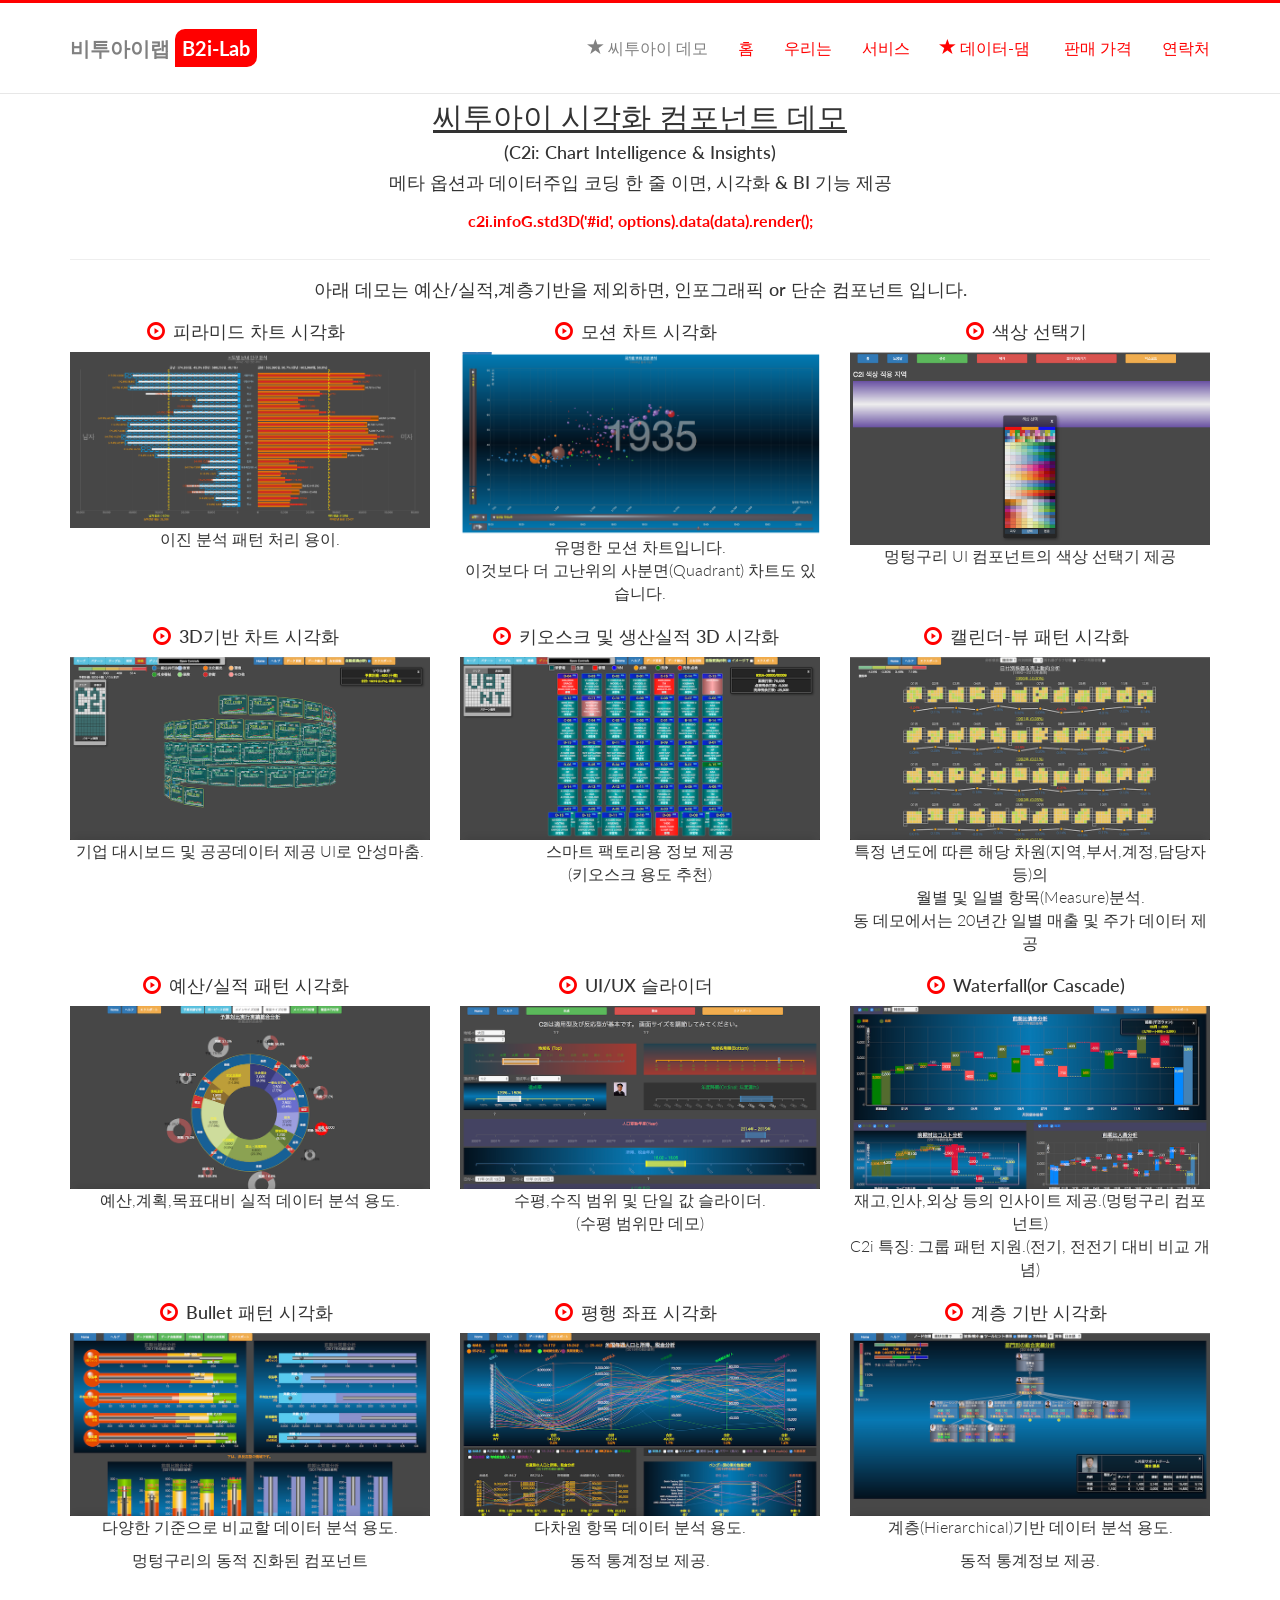
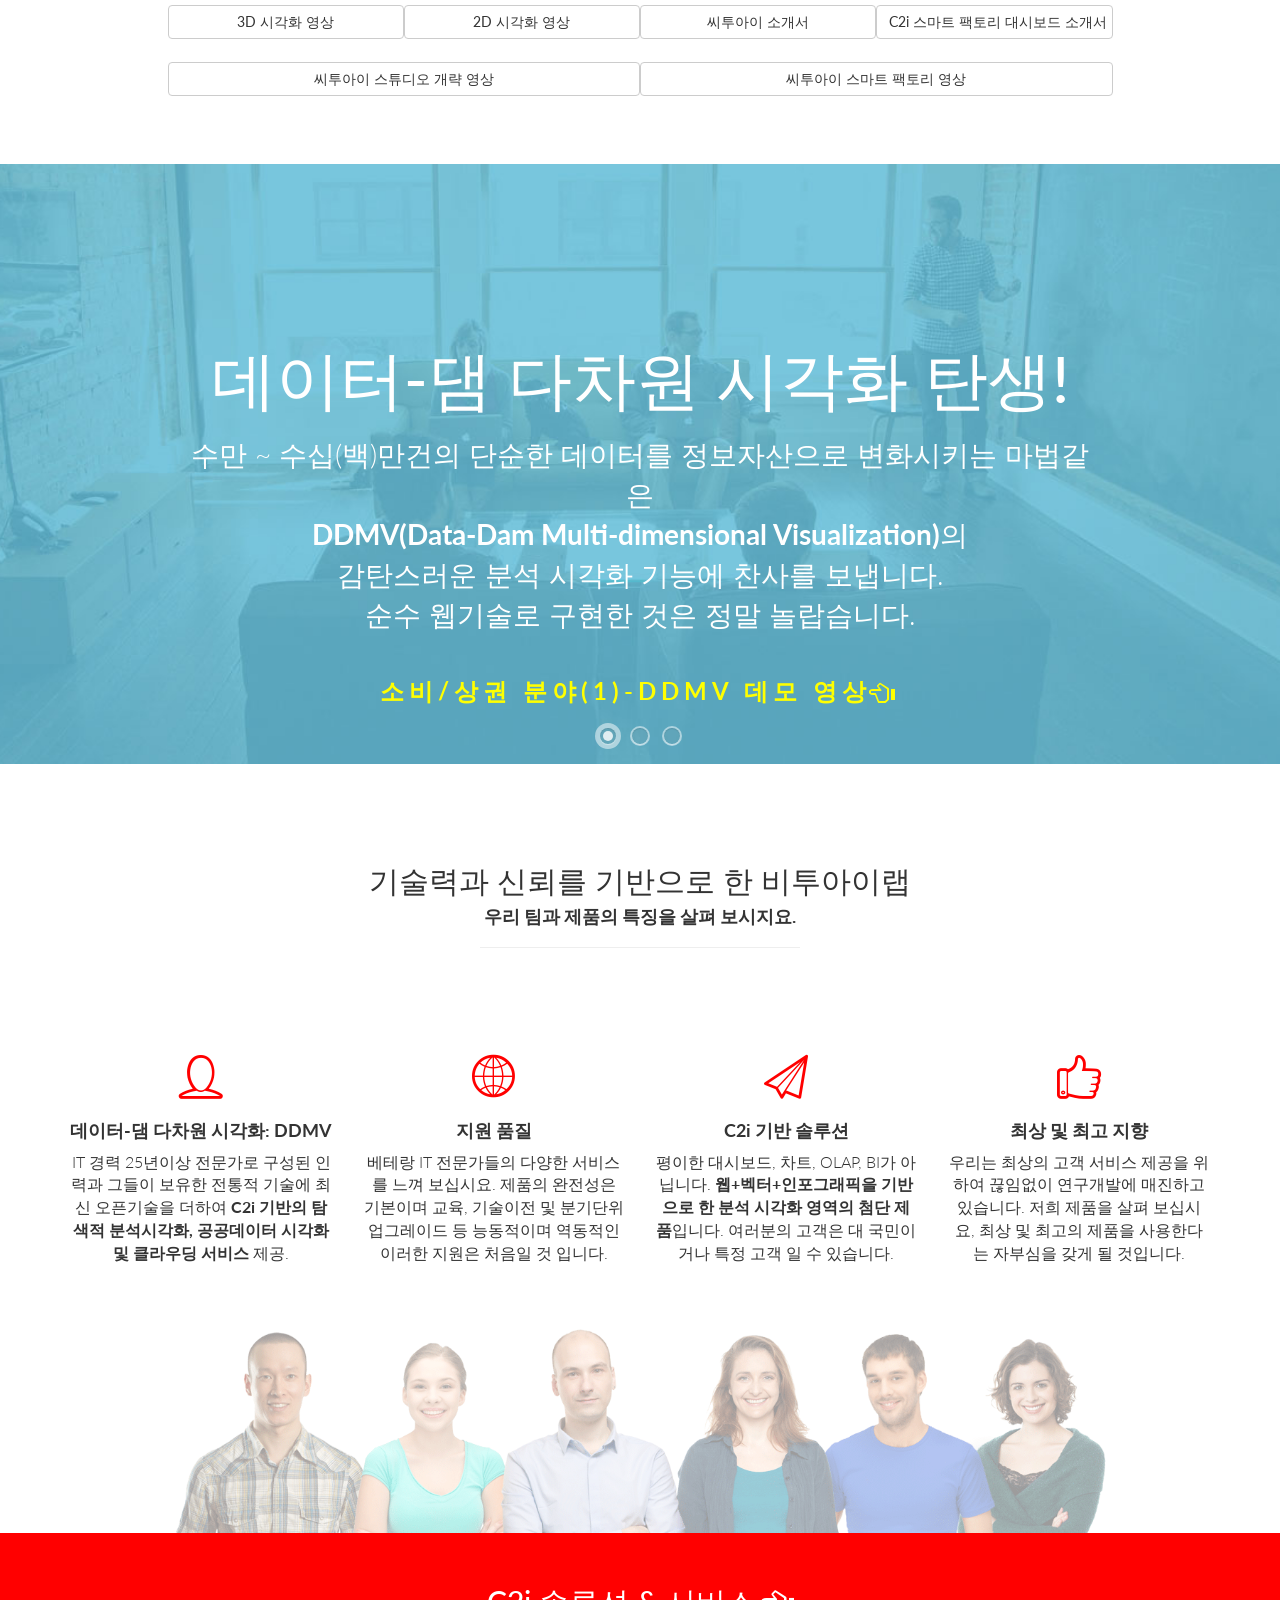
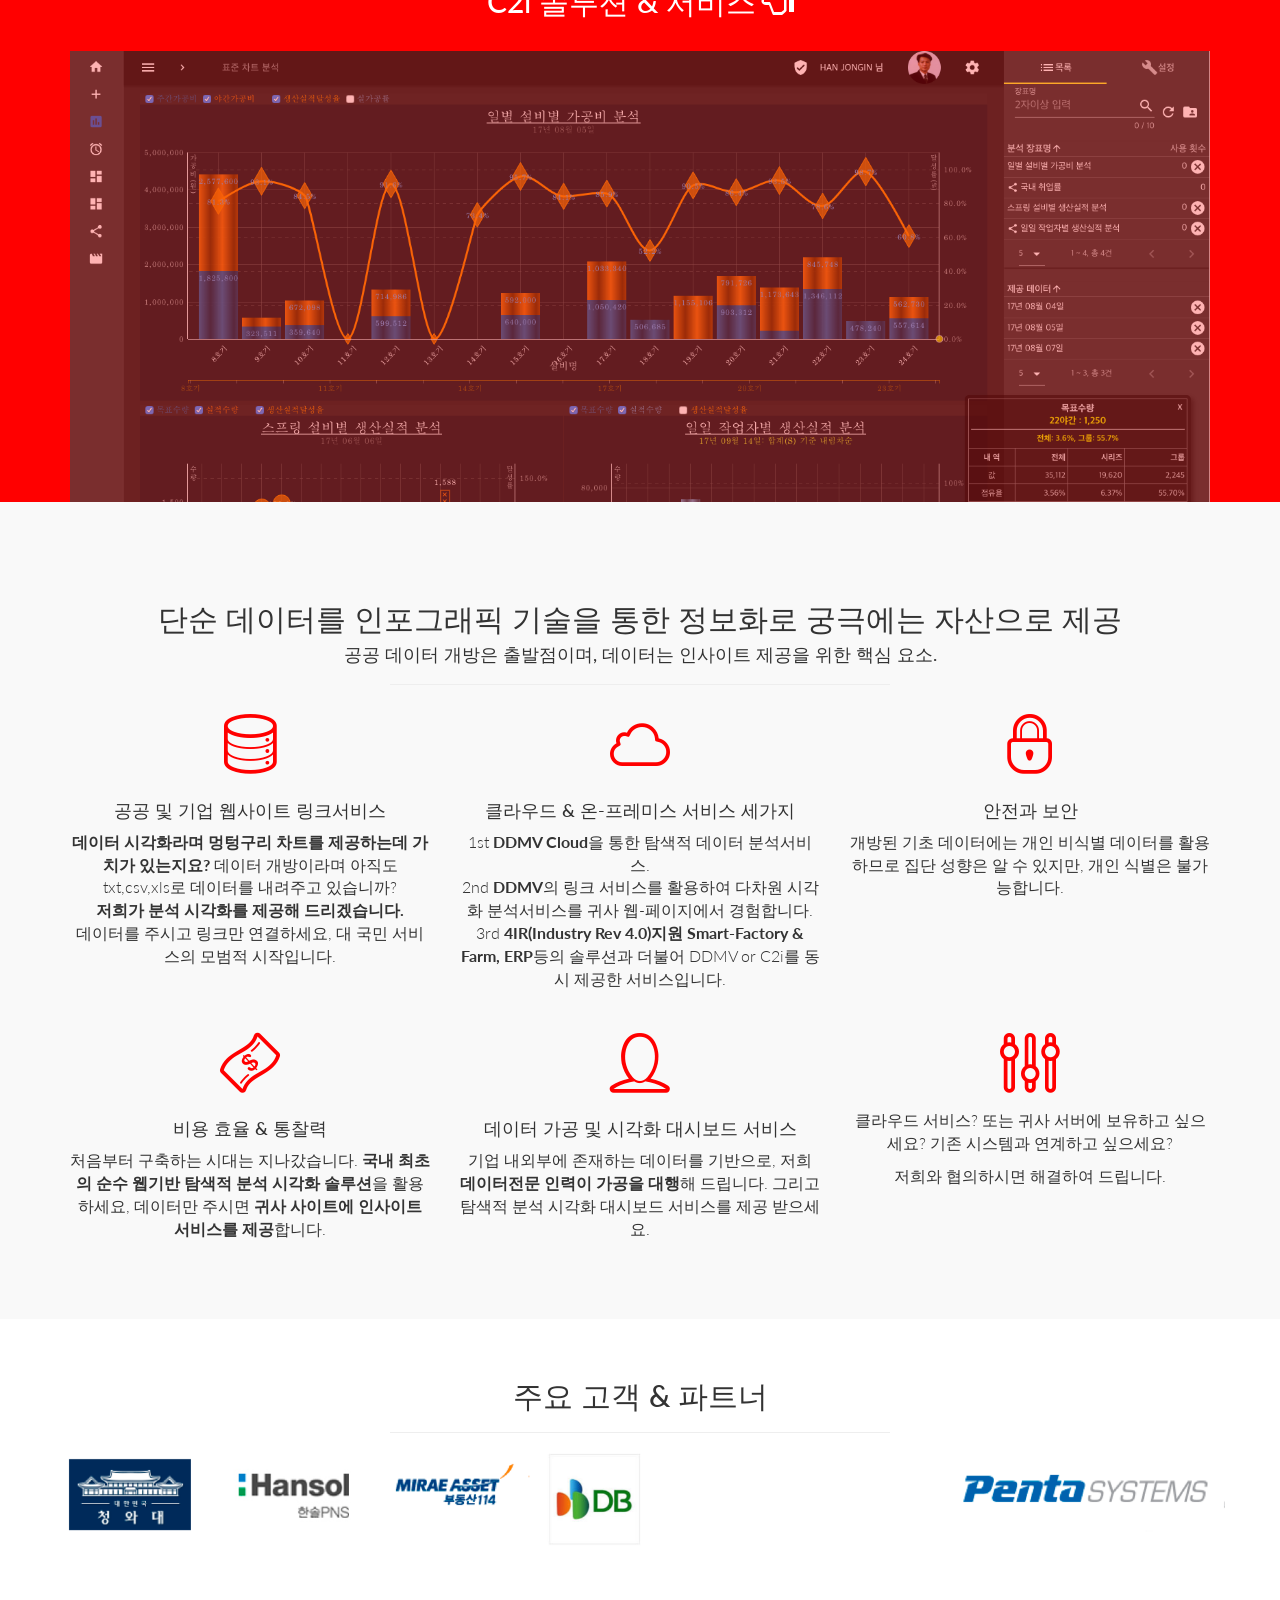
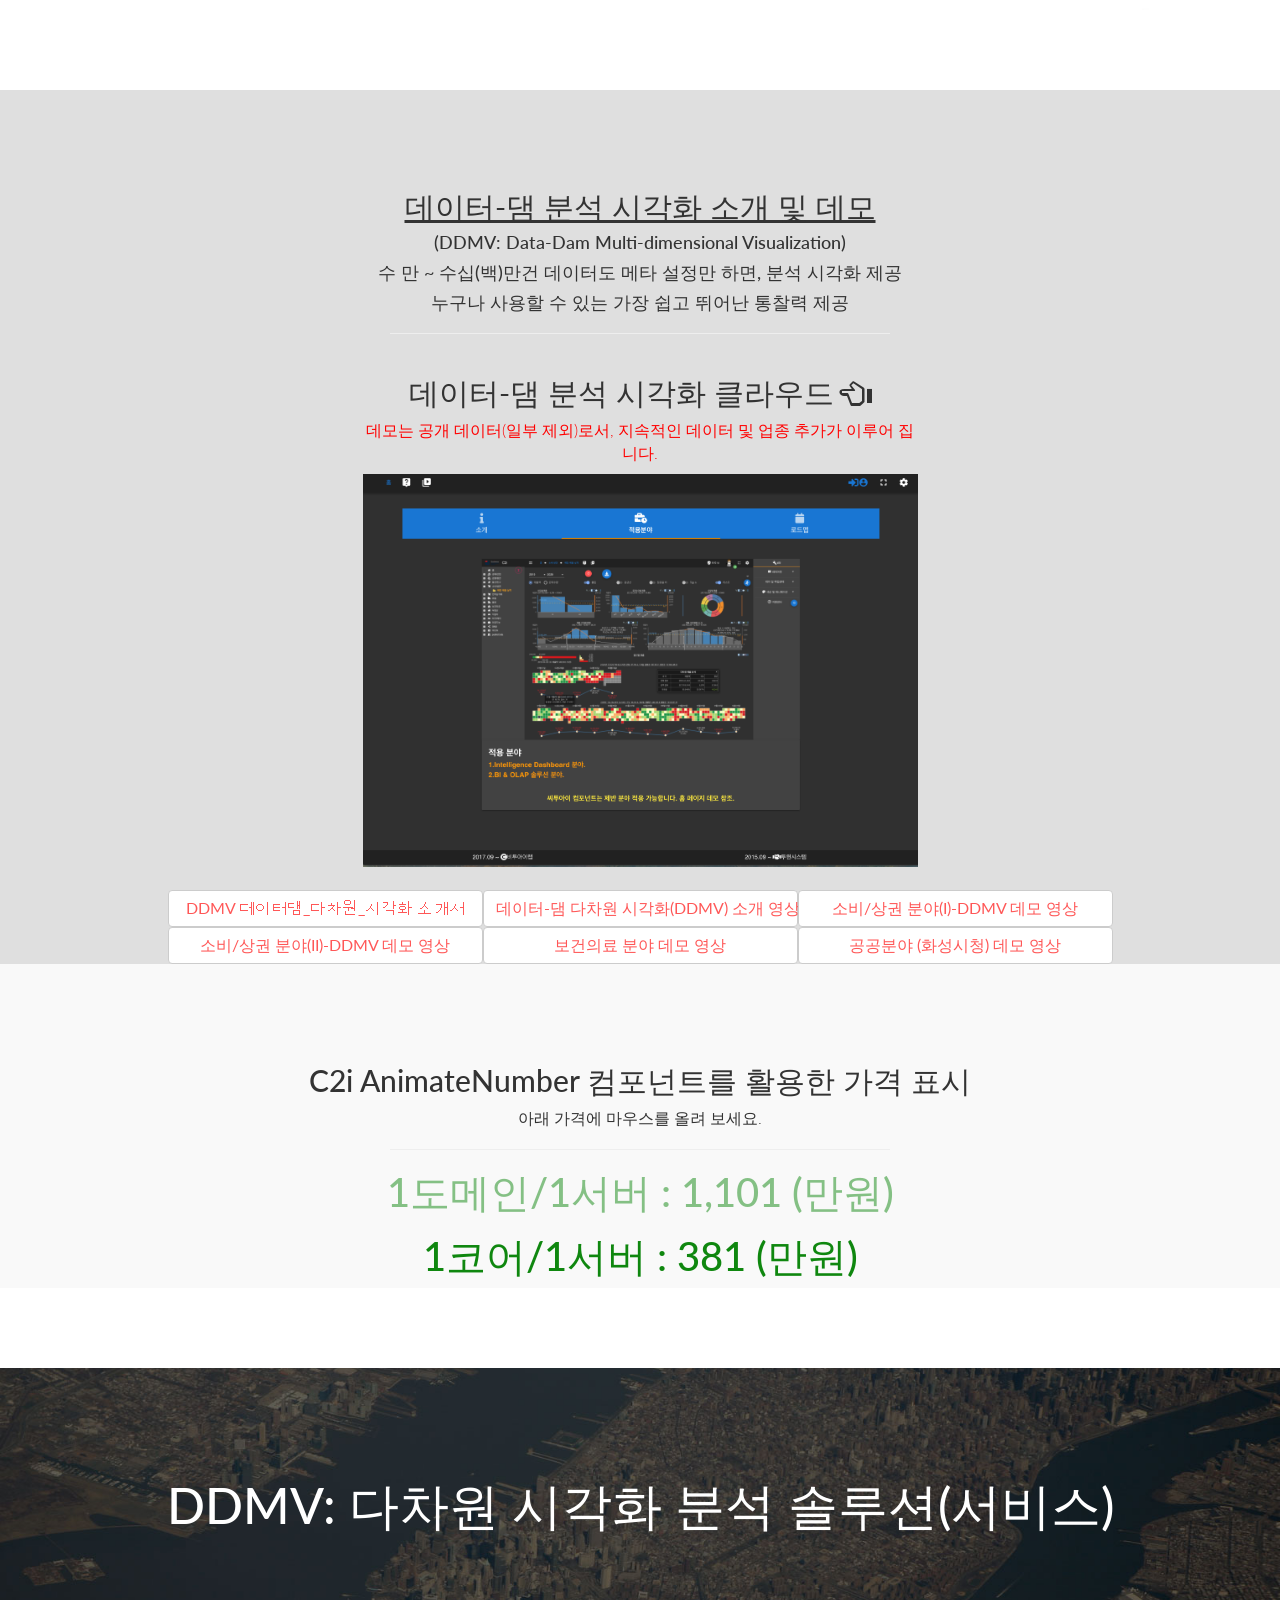
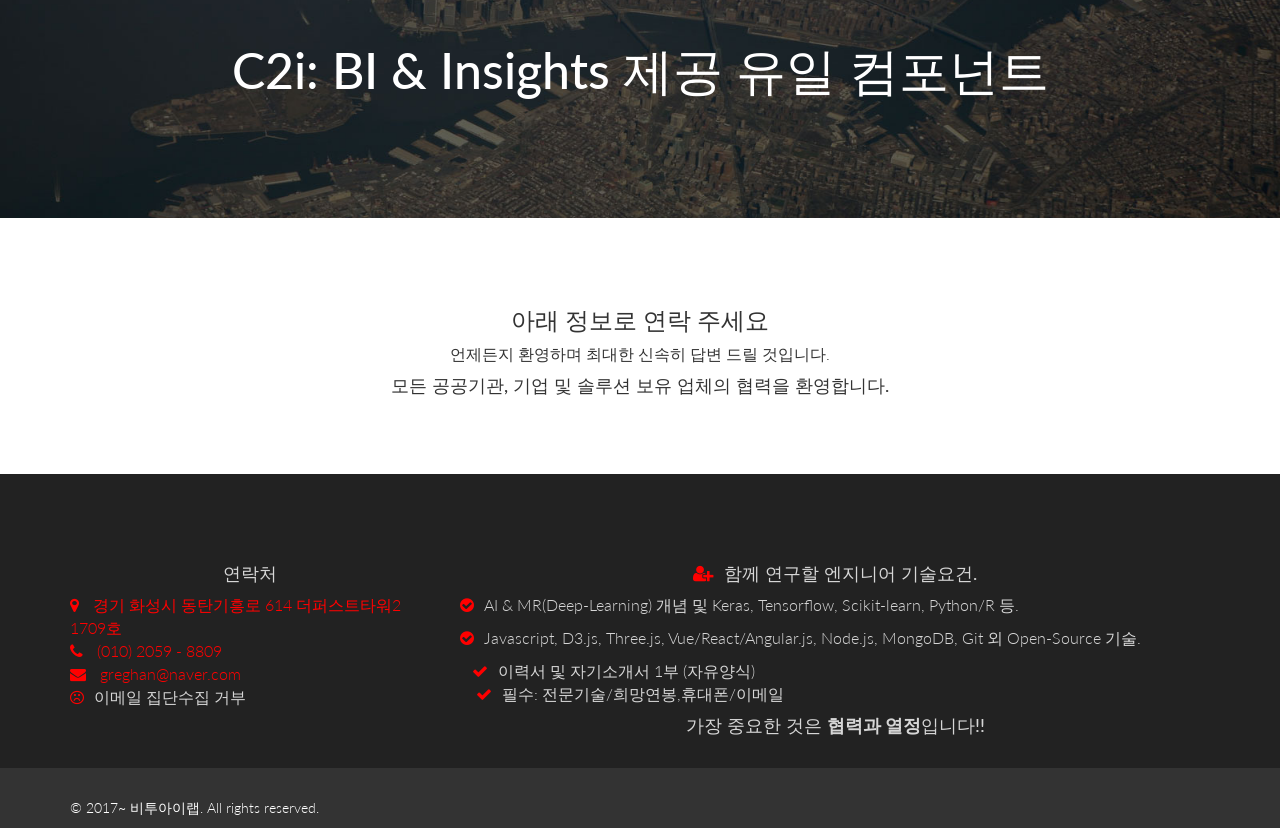
<file: index.html>
<!DOCTYPE html>
<html lang="ko">

<head>
  <meta charset="utf-8">
  <meta http-equiv="X-UA-Compatible" content="IE=edge">  
  <meta name="viewport" content="width=device-width,initial-scale=1.0">
  <meta name="keywords" content="캐주얼인사이트,데이터-와,데이터-와우,비투아이랩,데이터댐,상관분석,단변량분석,평행좌표,기사 분석,워드 클라우드,지도,리프렛,대시보드,시각화,비주얼라이제이션,씨투아이,데이터-와 클라우드,빅데이터,비아이"/>
  <meta name="keywords" content="相关分析, 单变量分析, 平行坐标, 文章分析, 可视化,数据和云,大数据"/>
  <meta name="keywords" content="カジュアルインサイト,データ-と,データ-ワウ,ビトアイラップ,データダム,相関分析,単変量分析,平行座標,記事分析,ワードクラウド,マップ,リーフレット,ダッシュボード ,視覚化,ビジュアライゼーション,シーツーアイ,データとクラウド,ビッグデータ,ビアイ"/>
  <meta name="keywords" content="Casual-Insight,Data-Wow,B2i-Lab,Data-Dam,Correlation,Univarate,Parallel Coordinate,Word Cloud,Map,Leaflet,DDMV,BI,Visualization,Public Data,C2i,C2i-Cloud,Big Data,Dashboard,Data Warehouse,DW,Mining" />
  <meta name="description" content="모든 이를 위한 데이터(공공, 거래소 데이터) 제공 다차원 시각화 서비스,Data-Wow Multi-dimensional Visualization for Everyone">

  <meta property="og:title" content="데이터-와(Data-Wow): Casual-Insights">
  <meta property="og:type" content="website" />
  <meta property="og:description" content="데이터-와 다차원 시각화(Data-Wow: Data Multi-dimensional Visualization for Everyone)는 탐색적 정보분석 및 시각화를 제공하는 솔루션으로서, 업로드 및 Open API 데이터로 부터 분석까지 모든 사람들을 위한 솔루션입니다.">
  <meta property="og:image" content="http:///b2i-lab.com/favicon.png">
  <meta property="og:image:type" content="image/png" />
  <meta property="og:image:width" content="400" />
  <meta property="og:image:height" content="300" />
  <meta property="og:site_name" content="http://b2i-lab.com">
  <meta property="og:url" content="http:///b2i-lab.com">
  <title>B2i-Lab - 비투아이랩</title>

  <!-- CSS -->
  <link href="assets/css/bootstrap.min.css" rel="stylesheet">
  <link href="assets/css/jquery.slitslider.css" rel="stylesheet">
  <link href="assets/css/social-icons.css" rel="stylesheet">
  <link href="assets/css/linecons.css" rel="stylesheet">
  <link href="assets/css/font-awesome.min.css" rel="stylesheet">
  <link href="assets/css/style.css" rel="stylesheet">
  <link href="assets/css/c2iTable.css" rel="stylesheet">
  <!-- Web Fonts -->
  <link href='//fonts.googleapis.com/css?family=Lato:300,400,700.900,300italic,400italic' rel='stylesheet' type='text/css'>
  <link rel="shortcut icon" type="image/png" href="favicon.png" />

  <!-- HTML5 Shim and Respond.js IE8 support of HTML5 elements and media queries -->
  <!-- WARNING: Respond.js doesn't work if you view the page via file:// -->
  <!--[if lt IE 9]>
			<script src="assets/js/html5shiv.js"></script>
			<script src="assets/js/respond.min.js"></script>
		<![endif]-->
  <script async src="https://pagead2.googlesyndication.com/pagead/js/adsbygoogle.js?client=ca-pub-1304858307093960"
    crossorigin="anonymous"></script>
  <script src="assets/js/modernizr.custom.79639.js"></script>
  <noscript>
			<link href="assets/css/no-js.css" rel="stylesheet">
		</noscript>
</head>

<body id="c2iDemo" data-spy="scroll" data-target=".navbar-fixed-top">
  <!-- Fixed Navbar -->
  <nav class="navbar navbar-default navbar-fixed-top" role="navigation">
    <div class="container">
      <div class="navbar-header page-scroll">
        <button type="button" class="navbar-toggle" data-toggle="collapse" data-target=".navbar-ex1-collapse">
						<span class="sr-only">Toggle navigation</span>
						<span class="icon-bar"></span>
						<span class="icon-bar"></span>
						<span class="icon-bar"></span>
					</button>
        <a class="navbar-brand" href="#c2iDemo">비투아이랩 <span>B2i-Lab</span></a>
      </div>

      <!-- Collect the nav links, forms, and other content for toggling -->
      <div class="collapse navbar-collapse navbar-ex1-collapse">
        <ul class="nav navbar-nav navbar-right">
          <!-- Hidden li included to remove active class from about link when scrolled up past about section -->
          <li class="page-scroll"><a href="#c2iDemo"><i class="glyphicon glyphicon-star"></i> 씨투아이 데모</a></li>
          <li class="page-scroll"><a href="#intro">홈</a></li>
          <li class="page-scroll"><a href="#about">우리는</a></li>
          <li class="page-scroll"><a href="#services">서비스</a></li>
          <li class="page-scroll"><a href="#ddmv"><i class="glyphicon glyphicon-star"></i> 데이터-댐</a></li>
          <li class="page-scroll"><a href="#price"><i class="glyphicon"></i> 판매 가격</a></li>

          <!--<li class="page-scroll"><a href="c2i_Price.html"><i class="glyphicon glyphicon-star"></i> 판매 가격 및 정책</a></li>-->
          <li class="page-scroll"><a href="#contact">연락처</a></li>
        </ul>
      </div>
      <!-- /navbar-collapse -->
    </div>
    <!-- /container -->
  </nav>
  <!-- /navbar -->

  <!-- C2i Demo Wrap -->
  <section id="c2iDemo" class="contactwrap">
    <div class="container">
      <h2 style="text-decoration: underline">씨투아이 시각화 컴포넌트 데모</h2>
      <h4>(C2i: Chart Intelligence & Insights)</h4>
      <h4>메타 옵션과 데이터주입 코딩 한 줄 이면, 시각화 & BI 기능 제공</h4>
      <p class="coding">c2i.infoG.std3D('#id', options).data(data).render();</p>
      <hr>
      <h4>아래 데모는 예산/실적,계층기반을 제외하면, 인포그래픽 or 단순 컴포넌트 입니다.</h4>
      <div class="row icons text-center">
        <div class="col-lg-4">
          <a href="c2i_Pyramid.html">
            <h4><i class="glyphicon glyphicon-play-circle" style="top: 2px;right: 8px;"></i>피라미드 차트 시각화</h4>
            <img src="./image/c2i_Pyramid.png" alt="c2i_Pyramid" width='100%'></a>
          <p>이진 분석 패턴 처리 용이.</p>
        </div>
        <div class="col-lg-4">
          <a href="c2i_Motion.html">
            <h4><i class="glyphicon glyphicon-play-circle" style="top: 2px;right: 8px;"></i>모션 차트 시각화</h4>
            <img src="./image/c2i_Motion.png" alt="c2i_Motion" width='100%'></a>
          </a>
          <p>유명한 모션 차트입니다.<br>이것보다 더 고난위의 사분면(Quadrant) 차트도 있습니다.</p>
        </div>
        <div class="col-lg-4">
          <a href="c2iColorPicker.html">
            <h4><i class="glyphicon glyphicon-play-circle" style="top: 2px;right: 8px;"></i>색상 선택기</h4>
            <img src="./image/c2iColorPicker.png" alt="c2iColorPicker" width='100%'></a>
          </a>
          <p>멍텅구리 UI 컴포넌트의 색상 선택기 제공</p>
        </div>
      </div>

      <div class="row icons text-center">
        <div class="col-lg-4">
          <a href="c2i_Std3D.html">
            <h4><i class="glyphicon glyphicon-play-circle" style="top: 2px;right: 8px;"></i>3D기반 차트 시각화</h4>
            <img src="./image/c2i_Std3D.png" alt="c2i_Std3D" width='100%'></a>
          <p>기업 대시보드 및 공공데이터 제공 UI로 안성마춤.</p>
        </div>
        <div class="col-lg-4">
          <a href="c2i_Std3DWatch.html">
            <h4><i class="glyphicon glyphicon-play-circle" style="top: 2px;right: 8px;"></i>키오스크 및 생산실적 3D 시각화</h4>
            <img src="./image/c2i_Std3DWatch.png" alt="c2i_Std3DWatch" width='100%'></a>
          </a>
          <p>스마트 팩토리용 정보 제공<br>(키오스크 용도 추천)</p>
        </div>
        <div class="col-lg-4">
          <a href="c2i_CalView.html">
            <h4><i class="glyphicon glyphicon-play-circle" style="top: 2px;right: 8px;"></i>캘린더-뷰 패턴 시각화</h4>
            <img src="./image/c2i_CalView.png" alt="c2i_CalView" width='100%'></a>
          </a>
          <p>특정 년도에 따른 해당 차원(지역,부서,계정,담당자 등)의<br>월별 및 일별 항목(Measure)분석.<br>동 데모에서는 20년간 일별 매출 및 주가 데이터 제공</p>
        </div>
      </div>
      <div class="row icons text-center">
        <div class="col-lg-4">
          <a href="c2i_Budget.html">
            <h4><i class="glyphicon glyphicon-play-circle" style="top: 2px;right: 8px;"></i>예산/실적 패턴 시각화</h4>
            <img src="./image/c2i_Budget.png" alt="c2i_Std3D" width='100%'></a>
          </a>
          <p>예산,계획,목표대비 실적 데이터 분석 용도.</p>
        </div>
        <div class="col-lg-4">
          <a href="c2i_CompSliderRange.html">
            <h4><i class="glyphicon glyphicon-play-circle" style="top: 2px;right: 8px;"></i>UI/UX 슬라이더</h4>
            <img src="./image/c2i_CompSliderRange.png" alt="c2i_CompSliderRange" width='100%'></a>
          </a>
          <p>수평,수직 범위 및 단일 값 슬라이더.<br>(수평 범위만 데모)</p>
        </div>
        <div class="col-lg-4">
          <a href="c2i_Waterfall.html">
            <h4><i class="glyphicon glyphicon-play-circle" style="top: 2px;right: 8px;"></i>Waterfall(or Cascade)</h4>
            <img src="./image/c2i_Waterfall.png" alt="c2i_Waterfall" width='100%'></a>
          </a>
          <p>재고,인사,외상 등의 인사이트 제공.(멍텅구리 컴포넌트)<br>C2i 특징: 그룹 패턴 지원.(전기, 전전기 대비 비교 개념)</p>
        </div>
      </div>
      <div class="row icons text-center">
        <div class="col-lg-4">
          <a href="c2i_Bullet.html">
            <h4><i class="glyphicon glyphicon-play-circle" style="top: 2px;right: 8px;"></i>Bullet 패턴 시각화</h4>
            <img src="./image/c2i_Bullet.png" alt="c2i_Bullet" width='100%'></a>
          </a>
          <p>다양한 기준으로 비교할 데이터 분석 용도.</p>
          <p>멍텅구리의 동적 진화된 컴포넌트</p>
        </div>
        <div class="col-lg-4">
          <a href="c2i_PaCoord.html">
            <h4><i class="glyphicon glyphicon-play-circle" style="top: 2px;right: 8px;"></i>평행 좌표 시각화</h4>
            <img src="./image/c2i_PaCoord.png" alt="c2i_PaCoord" width='100%'></a>
          </a>
          <p>다차원 항목 데이터 분석 용도.</p>
          <p>동적 통계정보 제공.</p>
        </div>
        <div class="col-lg-4">
          <a href="c2i_Hi.html">
            <h4><i class="glyphicon glyphicon-play-circle" style="top: 2px;right: 8px;"></i>계층 기반 시각화</h4>
            <img src="./image/c2i_Hi.png" alt="c2i_Hi" width='100%'></a>
          </a>
          <p>계층(Hierarchical)기반 데이터 분석 용도.</p>
          <p>동적 통계정보 제공.</p>
        </div>
      </div>

      <br>
      <div class="row icons text-center">
        <div class="col-lg-offset-1 col-lg-10">
          <div class="btn-group btn-group-justified" role="group">
            <div class="btn-group" role="group">
              <a href="https://www.youtube.com/watch?v=2aiO3_6eGEQ" target="_blank">
                <button class="btn btn-default">3D 시각화 영상</button>
              </a>
            </div>
            <div class="btn-group" role="group">
              <a href="https://www.youtube.com/watch?v=nNZDCAFbacI" target="_blank">
                <button class="btn btn-default">2D 시각화 영상</button>
              </a>
            </div>
            <div class="btn-group" role="group">
              <a href="./assets/doc/C2I_Intro_20_H2.pdf" download="C2I_Intro_20_H2.pdf">
                <button class="btn btn-default">씨투아이 소개서</button>
              </a>
            </div>
            <div class="btn-group" role="group">
              <a href="./assets/doc/C2I_Dashboard_Intro_20_H2.pdf" download="C2I_Dashboard_Intro_20_H2.pdf">
                <button class="btn btn-default">C2i 스마트 팩토리 대시보드 소개서</button>
              </a>
            </div>
          </div>
        </div>
      </div>
      <br>
      <div class="row icons text-center">
        <div class="col-lg-offset-1 col-lg-10">
          <div class="btn-group btn-group-justified" role="group">
            <div class="btn-group" role="group">
              <a href="https://www.youtube.com/watch?v=OsUBD82j2bw" target="_blank">
                <button class="btn btn-default">씨투아이 스튜디오 개략 영상</button>
              </a>
            </div>
            <div class="btn-group" role="group">
              <a href="https://www.youtube.com/watch?v=8MnLtDu2ZGc" target="_blank">
                <button class="btn btn-default">씨투아이 스마트 팩토리 영상</button>
              </a>
            </div>
          </div>
        </div>
      </div>
      <!-- /row -->
      <br><br><br>
    </div>
    <!-- /container -->
  </section>
  <!-- /C2i Demo wrap -->

  <!-- Intro Wrap -->
  <section id="intro" class="introwrap">
    <div class="slider">
      <div id="slider" class="sl-slider-wrapper">

        <div class="sl-slider">

          <div class="sl-slide" data-orientation="horizontal" data-slice1-rotation="-25" data-slice2-rotation="-25" data-slice1-scale="2" data-slice2-scale="2">
            <div class="sl-slide-inner">
              <div class="bg-img bg-img-1"></div>
              <h2>데이터-댐 다차원 시각화 탄생!</h2>
              <blockquote>
                <p>수만 ~ 수십(백)만건의 단순한 데이터를 정보자산으로 변화시키는 마법같은 <br/><strong>DDMV(Data-Dam Multi-dimensional Visualization)</strong>의 <br/>감탄스러운 분석 시각화 기능에 찬사를 보냅니다. <br/>순수 웹기술로 구현한 것은 정말 놀랍습니다.</p>
                <cite><a target="_blank" href="https://www.youtube.com/watch?v=ArL-Pv3U-40" style='color: yellow; font-size: 24px'>소비/상권 분야(1)-DDMV 데모 영상<i class="glyphicon glyphicon-hand-left" style="top: 5px;"></i></a></cite>
              </blockquote>
            </div>
          </div>
          <div class="sl-slide" data-orientation="horizontal" data-slice1-rotation="10" data-slice2-rotation="10" data-slice1-scale="2" data-slice2-scale="1">
            <div class="sl-slide-inner">
              <div class="bg-img bg-img-2"></div>
              <h2>씨투아이 스마트 팩토리 확장!</h2>
              <blockquote>
                <p style="color: yellow">스마트 공장 데이터의 스마트 시각화 분석차트 생성<br/>우리 공장의 종합 대시보드 뷰 제공. <br/>생산 현장의 실시간 대시보드 공유 <br/>이 모든 것을 <strong>C2i 스마트 팩토리</strong>가 제공합니다.</p>
                <cite><a target="_blank" href="https://www.youtube.com/watch?v=8MnLtDu2ZGc" style='color: yellow; font-size: 24px'>씨투아이 스마트 팩토리 시연 영상<i class="glyphicon glyphicon-hand-left" style="top: 5px;"></i></a></cite>
              </blockquote>
            </div>
          </div>

          <div class="sl-slide" data-orientation="horizontal" data-slice1-rotation="3" data-slice2-rotation="3" data-slice1-scale="2" data-slice2-scale="1">
            <div class="sl-slide-inner">
              <div class="bg-img bg-img-4"></div>
              <h2>청와대 일자리 대시보드 납품</h2>
              <blockquote>
                <p>청와대 일자리 대시보드에 당당히 납품하였습니다.<br/>200곳 이상의 기관,기업의 입력 데이터를 기반으로 한 차트에<br/>당사의 <strong>씨투아이(C2I)</strong>를 적용하였습니다. <br/>
                  <p>더불어 몽골 재정 프로젝트에 선정 및 납품하였습니다.</p>
                  <cite><a target="_blank" href="https://dashboard.jobs.go.kr/main">청와대 일자리 대시보드 방문 <i class="glyphicon glyphicon-hand-left" style="top: 5px;"></i></a></cite></blockquote>
            </div>
          </div>

          <!--<div class="sl-slide" data-orientation="horizontal" data-slice1-rotation="3" data-slice2-rotation="3" data-slice1-scale="2" data-slice2-scale="1">-->
          <!--<div class="sl-slide-inner">-->
          <!--<div class="bg-img bg-img-3"></div>-->
          <!--<h2>기술에 대한 끝없는 열정!</h2>-->
          <!--<blockquote><p>오픈-소스 기반으로 항상 최신 기술을 연구합니다. <br/>더불어 참신한 기획력을 기반으로 꼭 필요한 제품을 제공하고자 합니다. <br/>우리는 기술을 사랑합니다.</p><cite>B2I-Lab CTO</cite></blockquote>-->
          <!--</div>-->
          <!--</div>-->

        </div>
        <!-- /sl-slider -->

        <!-- Slide indicators -->
        <nav id="nav-dots" class="nav-dots">
          <span class="nav-dot-current"></span>
          <span></span>
          <span></span>
        </nav>
      </div>
      <!-- /slider-wrapper -->
    </div>
    <!-- /container -->
  </section>
  <!-- /introwrap -->

  <!-- About Wrap -->
  <section id="about" class="aboutwrap">
    <div class="container text-center">
      <h2>기술력과 신뢰를 기반으로 한 비투아이랩</h2>
      <h4>우리 팀과 제품의 특징을 살펴 보시지요.</h4>
      <hr>
      <div class="row">
        <div class="col-lg-3">
          <span aria-hidden="true" class="li_user"></span>
          <h4>데이터-댐 다차원 시각화: DDMV</h4>
          <p>IT 경력 25년이상 전문가로 구성된 인력과 그들이 보유한 전통적 기술에 최신 오픈기술을 더하여 <strong>C2i 기반의 탐색적 분석시각화, 공공데이터 시각화 및 클라우딩 서비스</strong> 제공.</p>
        </div>
        <div class="col-lg-3">
          <span aria-hidden="true" class="li_world"></span>
          <h4>지원 품질</h4>
          <p>베테랑 IT 전문가들의 다양한 서비스를 느껴 보십시요. 제품의 완전성은 기본이며 교육, 기술이전 및 분기단위 업그레이드 등 능동적이며 역동적인 이러한 지원은 처음일 것 입니다.</p>
        </div>
        <div class="col-lg-3">
          <span aria-hidden="true" class="li_paperplane"></span>
          <h4>C2i 기반 솔루션</h4>
          <p>평이한 대시보드, 차트, OLAP, BI가 아닙니다. <strong>웹+벡터+인포그래픽을 기반으로 한 분석 시각화 영역의 첨단 제품</strong>입니다. 여러분의 고객은 대 국민이거나 특정 고객 일 수 있습니다.</p>
        </div>
        <div class="col-lg-3">
          <span aria-hidden="true" class="li_like"></span>
          <h4>최상 및 최고 지향</h4>
          <p>우리는 최상의 고객 서비스 제공을 위하여 끊임없이 연구개발에 매진하고 있습니다. 저희 제품을 살펴 보십시요, 최상 및 최고의 제품을 사용한다는 자부심을 갖게 될 것입니다.</p>
        </div>
      </div>
      <!-- /row -->
      <br><br>
      <div class="row">
        <div class="col-lg-10 col-lg-offset-1">
          <img class="img-responsive team-Img" src="assets/img/team.png" alt="">
        </div>
      </div>
      <!-- /row -->
    </div>
    <!-- /container -->

    <div class="spacer">
      <div class="container text-center">
        <a href="https://www.youtube.com/watch?v=nNZDCAFbacI" target="_blank">
          <h2>
            C2i 솔루션 & 서비스 <i class="glyphicon glyphicon-hand-left" style="top: 5px;"></i></h2>
        </a>
        <br>
        <a href="./assets/doc/C2I_Intro_20_H2.pdf" download="C2I_Intro_20_H2.pdf"><img class="img-responsive prod-img" src="assets/img/spacer.png" alt="씨투아이(C2i) 소개서"></a>
      </div>
      <!-- /container -->
    </div>
    <!-- /spacer -->
  </section>
  <!-- /aboutwrap -->

  <!-- Services Wrap -->
  <section id="services" class="serviceswrap">
    <div class="container">
      <h2>단순 데이터를 인포그래픽 기술을 통한 정보화로 궁극에는 자산으로 제공</h2>
      <h4>공공 데이터 개방은 출발점이며, 데이터는 인사이트 제공을 위한 핵심 요소.</h4>
      <hr>
      <div class="row icons text-center">
        <div class="col-lg-4">
          <span aria-hidden="true" class="li_data"></span>
          <h4>공공 및 기업 웹사이트 링크서비스</h4>
          <p><strong>데이터 시각화라며 멍텅구리 차트를 제공하는데 가치가 있는지요?</strong> 데이터 개방이라며 아직도 txt,csv,xls로 데이터를 내려주고 있습니까? <br><strong>저희가 분석 시각화를 제공해 드리겠습니다.</strong><br>데이터를 주시고 링크만 연결하세요, 대 국민 서비스의 모범적 시작입니다.</p>
        </div>

        <div class="col-lg-4">
          <span aria-hidden="true" class="li_cloud"></span>
          <h4>클라우드 & 온-프레미스 서비스 세가지</h4>
          <p>1st <strong>DDMV Cloud</strong>을 통한 탐색적 데이터 분석서비스. <br>2nd <strong>DDMV</strong>의 링크 서비스를 활용하여 다차원 시각화 분석서비스를 귀사 웹-페이지에서 경험합니다.
            <br>3rd <strong>4IR(Industry Rev 4.0)지원 Smart-Factory & Farm, ERP</strong>등의 솔루션과 더불어 DDMV or C2i를 동시 제공한 서비스입니다.</p>
        </div>

        <div class="col-lg-4">
          <span aria-hidden="true" class="li_lock"></span>
          <h4>안전과 보안</h4>
          <p>개방된 기초 데이터에는 개인 비식별 데이터를 활용하므로 집단 성향은 알 수 있지만, 개인 식별은 불가능합니다.</p>
        </div>
      </div>
      <!-- /row -->

      <br>

      <div class="row icons text-center">
        <div class="col-lg-4">
          <span aria-hidden="true" class="li_banknote"></span>
          <h4>비용 효율 & 통찰력</h4>
          <p>처음부터 구축하는 시대는 지나갔습니다. <strong>국내 최초의 순수 웹기반 탐색적 분석 시각화 솔루션</strong>을 활용하세요, 데이터만 주시면 <strong>귀사 사이트에 인사이트 서비스를 제공</strong>합니다.</p>
        </div>

        <div class="col-lg-4">
          <span aria-hidden="true" class="li_user"></span>
          <h4>데이터 가공 및 시각화 대시보드 서비스</h4>
          <p>기업 내외부에 존재하는 데이터를 기반으로, 저희 <strong>데이터전문 인력이 가공을 대행</strong>해 드립니다. 그리고 탐색적 분석 시각화 대시보드 서비스를 제공 받으세요.</p>
        </div>

        <div class="col-lg-4">
          <span aria-hidden="true" class="li_params"></span>
          <p>클라우드 서비스? 또는 귀사 서버에 보유하고 싶으세요? 기존 시스템과 연계하고 싶으세요?</p>
          <p>저희와 협의하시면 해결하여 드립니다.</p>
        </div>
      </div>
      <!-- /row -->
      <br><br><br>
    </div>
    <!-- /container -->

    <!-- Clients -->
    <div class="clientswrap">
      <div class="container">
        <h2>주요 고객 & 파트너</h2>
        <hr>
        <div class="row text-center">
          <img class="img-responsive" src="assets/img/clients.png" alt="주요 고객 & 파트너">
        </div>
      </div>
    </div>
  </section>
  <!-- /serviceswrap -->

  <section id="ddmv" class="ddmvwrap">
    <!-- DDMV Wrap -->
    <div class="container text-center">
      <h2 style="text-decoration: underline">데이터-댐 분석 시각화 소개 및 데모</h2>
      <h4>(DDMV: Data-Dam Multi-dimensional Visualization)</h4>
      <h4>수 만 ~ 수십(백)만건 데이터도 메타 설정만 하면, 분석 시각화 제공</h4>
      <h4>누구나 사용할 수 있는 가장 쉽고 뛰어난 통찰력 제공</h4>
      <hr>
      <div class="row icons text-center">
        <div class="col-lg-offset-3 col-lg-6">
          <a href="https://b2i-ddmv.herokuapp.com/" target="_blank">
            <h2>
              데이터-댐 분석 시각화 클라우드 <i class="glyphicon glyphicon-hand-left" style="top: 5px;"></i></h2>
            <p>데모는 공개 데이터(일부 제외)로서, 지속적인 데이터 및 업종 추가가 이루어 집니다.</p>
            <img src="./image/ddmv_cloud.png" alt="ddmv_cloud" width='100%'>
          </a>
        </div>
      </div>

      <br>
      <div class="row icons text-center">
        <div class="col-lg-offset-1 col-lg-10">
          <div class="btn-group btn-group-justified" role="group">
            <div class="btn-group" role="group">
              <a href="./assets/doc/B2I_DDMV_20_H2.pdf" download="B2I_DDMV_20_H2.pdf">
                <button class="btn btn-default new-product">DDMV 데이터댐_다차원_시각화 소개서</button>
              </a>
            </div>
            <div class="btn-group" role="group">
              <a href="https://www.youtube.com/watch?v=noZ9H7wftsI" target="_blank">
                <button class="btn btn-default new-product">데이터-댐 다차원 시각화(DDMV) 소개 영상</button>
              </a>
            </div>
            <div class="btn-group" role="group">
              <a href="https://www.youtube.com/watch?v=ArL-Pv3U-40" target="_blank">
                <button class="btn btn-default new-product">소비/상권 분야(I)-DDMV 데모 영상</button>
              </a>
            </div>
          </div>
        </div>
        <div class="col-lg-offset-1 col-lg-10">
          <div class="btn-group btn-group-justified" role="group">
            <div class="btn-group" role="group">
              <a href="https://www.youtube.com/watch?v=Wcpu29gI53Y" target="_blank">
                <button class="btn btn-default new-product">소비/상권 분야(II)-DDMV 데모 영상</button>
              </a>
            </div>
            <div class="btn-group" role="group">
              <a href="https://www.youtube.com/watch?v=I8WBqAFp9L4" target="_blank">
                <button class="btn btn-default new-product">보건의료 분야 데모 영상</button>
              </a>
            </div>
            <div class="btn-group" role="group">
              <a href="https://www.youtube.com/watch?v=2QCw_6aeRVE" target="_blank">
                <button class="btn btn-default new-product">공공분야 (화성시청) 데모 영상</button>
              </a>
            </div>
          </div>
        </div>
      </div>

    </div>
  </section>
  <!-- /ddmvwrap -->

  <section id="price" class="serviceswrap">
    <!-- Map Wrap -->
    <div class="mapwrap">
      <div class="container text-center">
        <h2>C2i AnimateNumber 컴포넌트를 활용한 가격 표시</h2>
        <p>아래 가격에 마우스를 올려 보세요.</p>
        <hr>
        <div id="c2iPriceServer"></div>
        <div id="c2iPriceCpu"></div>
        <!-- <hr>
        <div id="c2iPriceSrc"></div> -->
      </div>
    </div>
  </section>

  <!-- Contact Wrap -->
  <section id="contact" class="contactwrap">
    <!-- Map Wrap -->
    <div class="mapwrap">
      <div class="container text-center">
        <h2>DDMV: 다차원 시각화 분석 솔루션(서비스)</h2>
        <h2>C2i: BI & Insights 제공 유일 컴포넌트</h2>
      </div>
    </div>
    <!-- /mapwrap -->

    <br><br><br>

    <div class="container">
      <div class="row">
        <!-- Contact Form -->
        <div class="col-lg-6 col-lg-offset-3" style="text-align: center">
          <h3>아래 정보로 연락 주세요</h3>
          <p>언제든지 환영하며 최대한 신속히 답변 드릴 것입니다.</p>
          <h4>모든 공공기관, 기업 및 솔루션 보유 업체의 협력을 환영합니다.</h4>
          <br>
        </div>
      </div>
      <!-- /row -->
      <br><br>
      <!--<br>-->
    </div>
    <!-- /container -->

    <!-- Footer Wrap -->
    <div class="footerwrap">
      <div class="container">
        <div class="row">
          <div class="col-lg-4">
            <h4>연락처</h4>
            <p>
              <i class="fa fa-map-marker"></i>
              <a target='_blank' href='http://kko.to/GANMWxajM'> 경기 화성시 동탄기흥로 614 더퍼스트타워2 1709호</a><br>

              <i class="fa fa-phone"></i><a href="tel:010-2059-8809"> (010) 2059 - 8809</a><br>
              <!--<i class="fa fa-fax"></i> (070) 4157 - 7775<br>-->
              <i class="fa fa-envelope"></i> <a href="mailto:greghan@naver.com">greghan@naver.com</a><br>
              <i class="fa fa-frown-o"></i>이메일 집단수집 거부
            </p>
          </div>
          <div class="col-lg-8">
            <h4><i class="fa fa-user-plus"></i>함께 연구할 엔지니어 기술요건.</h4>
            <p><i class="fa fa-check-circle"></i>AI & MR(Deep-Learning) 개념 및 Keras, Tensorflow, Scikit-learn, Python/R 등.</p>
            <p><i class="fa fa-check-circle"></i>Javascript, D3.js, Three.js, Vue/React/Angular.js, Node.js, MongoDB, Git 외 Open-Source 기술.</p>
            <p>
              &emsp;<i class="fa fa-check"></i>이력서 및 자기소개서 1부 (자유양식)<br> &emsp;
              <i class="fa fa-check"></i>필수: 전문기술/희망연봉,휴대폰/이메일
            </p>
            <!--<div class="form-inline">
								<input type="text" class="form-control" placeholder="Your email">
								<button class="btn btn-theme" type="button">Subscribe</button>
							</div>-->
            <h4>가장 중요한 것은 <strong>협력과 열정</strong>입니다!!</h4>
          </div>

          <!--<div class="col-lg-4">
							<div id="social">
								&lt;!&ndash;<a href="#" rel="tooltip" title="Facebook" class="facebook">페이스북</a>
								<a href="#" rel="tooltip" title="Twitter" class="twitter">트위터</a>
								<a href="#" rel="tooltip" title="RSS" class="rss">RSS</a>
								<a href="#" rel="tooltip" title="Github" class="github">Github</a>
								<a href="#" rel="tooltip" title="LinkedIn" class="linkedin">링크드인</a>
								<a href="#" rel="tooltip" title="Vimeo" class="vimeo">Vimeo</a>
								<a href="#" rel="tooltip" title="YouTube" class="youtube">유투브</a>-->
          <!-- * 카카오맵 - 지도퍼가기 -->
          <!-- 1. 지도 노드 -->
          <!--<div id="daumRoughmapContainer1561543913297" class="root_daum_roughmap root_daum_roughmap_landing"></div>-->

          <!--
                  2. 설치 스크립트
                  * 지도 퍼가기 서비스를 2개 이상 넣을 경우, 설치 스크립트는 하나만 삽입합니다.
                -->
          <!--<script charset="UTF-8" class="daum_roughmap_loader_script" src="https://ssl.daumcdn.net/dmaps/map_js_init/roughmapLoader.js"></script>-->

          <!-- 3. 실행 스크립트 -->
          <!--<script charset="UTF-8">
                  new daum.roughmap.Lander({
                    "timestamp" : "1561543913297",
                    "key" : "u46g",
                    "mapWidth" : "640",
                    "mapHeight" : "360"
                  }).render();
                </script>-->

          <!--<div class="clearfix"></div>
						</div>-->
        </div>
        <!-- row -->
        <br>
      </div>
      <!-- /container -->
    </div>
    <!-- /footerwrap -->

    <!-- Copy Wrap -->
    <div class="copywrap">
      <div class="container">
        <div class="row">
          <div class="col-lg-9">
            <p>&copy; 2017~ 비투아이랩. All rights reserved.</p>
          </div>
          <!--<div class="col-lg-3">
							<p><a href="#">Legal</a> | <a href="#">Privacy</a> | <a href="#">Security</a></p>
						</div>-->
        </div>
        <!-- /row -->
      </div>
      <!-- /container -->
    </div>
    <!-- /copywrap -->
  </section>
  <!-- /contactwrap -->

  <!-- Google Analytics: change UA-XXXXX-X to be your site's ID -->
  <script>
    (function(i, s, o, g, r, a, m) {
      i['GoogleAnalyticsObject'] = r;
      i[r] = i[r] || function() {
        (i[r].q = i[r].q || []).push(arguments)
      }, i[r].l = 1 * new Date();
      a = s.createElement(o),
        m = s.getElementsByTagName(o)[0];
      a.async = 1;
      a.src = g;
      m.parentNode.insertBefore(a, m)
    })(window, document, 'script', '//www.google-analytics.com/analytics.js', 'ga');

    ga('create', 'UA-64778925-1', 'auto');
    ga('send', 'pageview');
  </script>

  <!-- jQuery (necessary for Bootstrap's JavaScript plugins) -->
  <script src="assets/js/jquery.min.js"></script>
  <!-- Include all compiled plugins (below), or include individual files as needed -->
  <script src="assets/js/bootstrap.min.js"></script>
  <script src="assets/js/jquery.easing.min.js"></script>
  <script src="assets/js/jquery.ba-cond.min.js"></script>
  <script src="assets/js/jquery.slitslider.js"></script>
  <script src="assets/js/retina.js"></script>
  <script src="assets/js/functions.js"></script>

  <script src="assets/lib/d3.min.js" charset="utf-8"></script>
  <script src="assets/lib/three.min.js"></script>

  <script src="assets/js/c2i.v2.min.js"></script>

  <script src="assets/i18n/c2i_kr.js"></script>

  <script>
    var serverOptions = {
      tagName: 'h1',
      caption: '1도메인/1서버 : ',
      easing: 'cubicInOut',
      duration: 5000,
      data: undefined,
      className: 'c2iPrice',
      fonts: ['Lato', '40px', 'green'],
      format: ',f',
      prefix: '',
      unit: ' (만원)',
      opacity: 1,
      hoverAnimate: true,
      beginValue: '50%'
    };

    c2i.ui.animateNumber('#c2iPriceServer', serverOptions).data(1500).render();

    var cpuOptions = {
      tagName: 'h1',
      caption: '1코어/1서버 : ',
      easing: 'cubicInOut',
      duration: 2500,
      data: undefined,
      className: 'c2iPrice',
      fonts: ['Lato', '40px', 'green'],
      format: ',f',
      prefix: '',
      unit: ' (만원)',
      opacity: 1,
      hoverAnimate: true,
      beginValue: '25%'
    };

    var c2iPriceCpu = c2i.ui.animateNumber('#c2iPriceCpu', cpuOptions).data(400).render();
    var animation, cnt = 0;
    var fonts = [
      ['Lato', '40px', 'orange'],
      ['Lato', '54px', 'steelblue'],
      ['Lato', '44px', 'purple'],
      ['Lato', '30px', 'dimgray'],
      ['Lato', '40px', 'green']
    ];

    var srcOptions = {
      tagName: 'h1',
      caption: 'New Source Price : ',
      easing: 'cubicInOut',
      duration: 1500,
      data: undefined,
      className: 'c2iPrice',
      fonts: ['Lato', '60px', 'red'],
      format: ',f',
      prefix: '',
      unit: ' (만원)',
      opacity: 1,
      hoverAnimate: true,
      beginValue: '70%'
    };
    // var c2iPriceSrc = c2i.ui.animateNumber('#c2iPriceSrc', srcOptions).data(3000).render();
    animatedAction();
    //////////////
    function animatedAction() {

      animation = setInterval(tick, 10000);

      function tick() {
        cnt++;
        serverOptions.fonts = fonts[cnt % 5];
        c2i.ui.animateNumber('#c2iPriceServer', serverOptions).data(1500).render();
        c2iPriceCpu.render();
        // c2iPriceSrc.render();

        if (cnt > 10) {
          animation = clearInterval(animation);
        }
      }
    }
  </script>
</body>

</html>
</file>
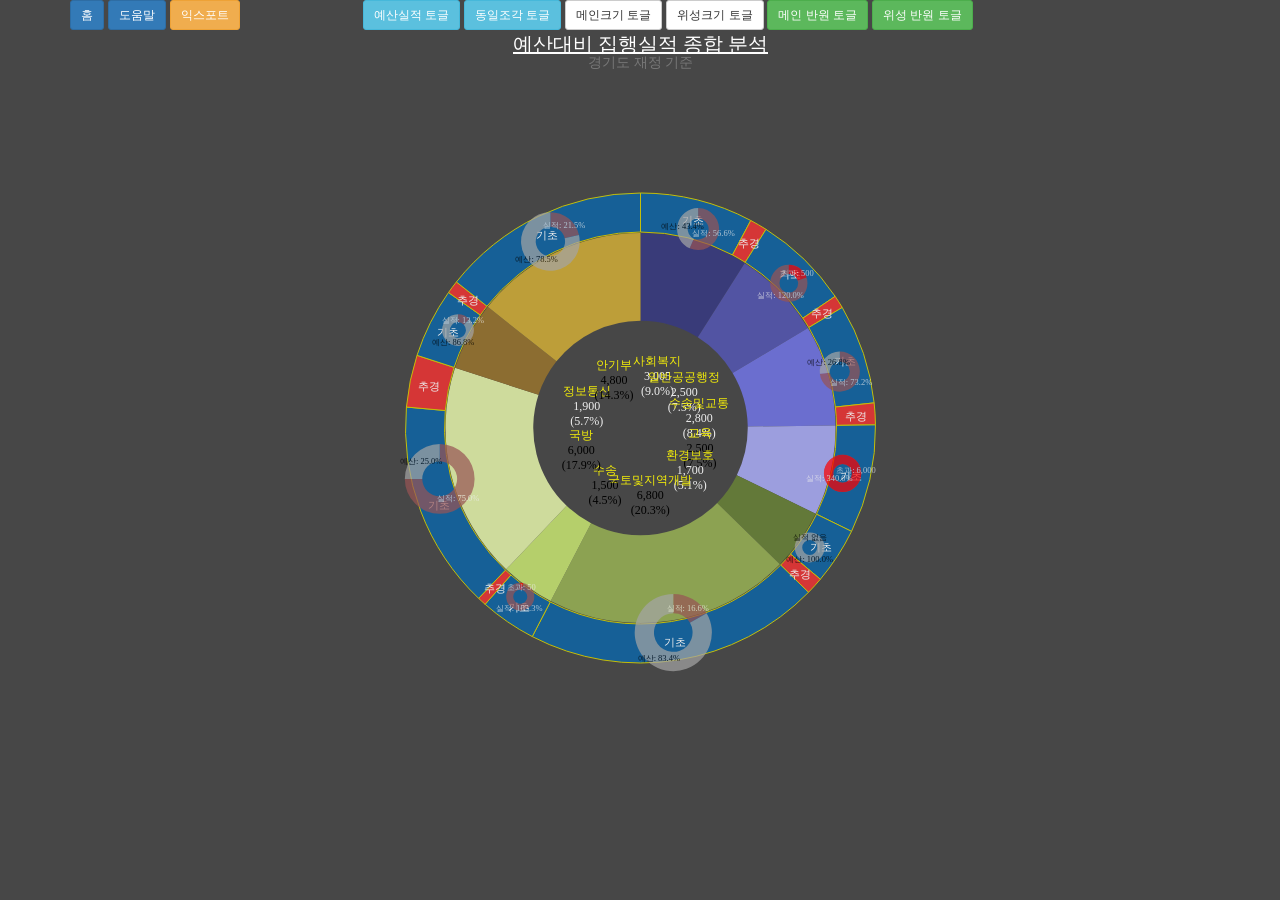
<file: c2i_Budget.html>
<!DOCTYPE html>
<meta charset="utf-8">

<title>C2i:인포그래픽-예산/계획 차트</title>
<script src="assets/lib/d3.min.js" charset="utf-8"></script>
<script src="assets/lib/three.min.js"></script>

<script src="assets/js/c2i.v2.min.js"></script>

<script src="assets/i18n/c2i_kr.js"></script>
<!-- 다국어 사용시 아래 스크립트 필요합니다. (사용하지 않으면 제거) -->
<!--<script src="../assets/i18n/c2i_en.js"></script>-->
<!--<script src="../assets/i18n/c2i_jp.js"></script>-->
<!--<script src="../assets/i18n/c2i_ch.js"></script>-->

<!-- 정품 인증번호 발급 및 적용시 아래 스크립트 필요합니다. -->
<!--<script src="../assets/c2iLicenseKey.js"></script>-->

<link rel="stylesheet" href="assets/css/bootstrap.min.css">
<link rel="stylesheet" href="assets/css/c2i.v2.min.css">
<link rel="stylesheet" href="assets/css/demo.css">
<link rel="shortcut icon" type="image/png" href="favicon.png"/>

<style>
body{
    background-color: #474747;
}
</style>
<body>
<div class="container">
    <div class="row">
        <div class="col-md-3">
            <a href="index.html#c2iDemo" style="color: white"><div class="btn btn-primary btn-sm">홈</div></a>
            <div id="c2iGuide" class="btn btn-primary btn-sm">도움말</div>
            <div id="save" class="btn btn-warning btn-sm">익스포트</div>
        </div>
        <div class="col-md-9">
            <div id="bPlan" class="btn btn-info btn-sm" title="Shift+DblClk">예산실적 토글</div>
            <div id="bSameSize" class="btn btn-info btn-sm" title="Alt+DblClk">동일조각 토글</div>
            <div id="fullSize" class="btn btn-default btn-sm" title="Shift+Alt+DblClk">메인크기 토글</div>
            <div id="sameRadius" class="btn btn-default btn-sm">위성크기 토글</div>
            <div id="mainPieHalfCircle" class="btn btn-success btn-sm">메인 반원 토글</div>
            <div id="planetPieHalfCircle" class="btn btn-success btn-sm">위성 반원 토글 </div>
        </div>
    </div>
    <div id="c2iGuideInfo" class="row c2iHidden c2iGuideInfo">
        <div class="container">
            <button id="c2iGuideClose" class="btn btn-primary btn-sm float my-float">닫기</button>
            <div class="page-header">
                <h1 class="text-primary">씨투아이 예산/계획/목표대비 실적차트 컴포넌트</h1>
                <p>예산/계획/목표대비 성격의 데이터를 비교하기 좋으며, 구성 하위계정에 대한 인사이트도 제공합니다.</p>
            </div>

            <!-- 데모 따라하기-->
            <h3>데모 따라하기</h3>
            <div class="row">
                <div class="col-md-3">0.모든 곳에서 더블-클릭시 항목 값,계정명 정렬</div>
                <div class="col-md-8">예: 예산금액 또는 계정명 기준으로 내림차순 -> 오름차순 -> 초기순서</div>
            </div>
            <div class="row">
                <div class="col-md-3">1.위성 파이 차트의 예산, 실적별로 클릭</div>
                <div class="col-md-8">유형 변경시 설정된 애니메이션 시간과 이징(easing) 함수 적용</div>
            </div>

            <!-- 데이터 구조-->
            <h3>데이터 구조: csv, tsv , dsv 등의 화일타입 구분은 의미 없음</h3>
            <div class="row">
                <div class="col-md-1">0.csv</div>
                <div class="col-md-11">
                        <pre><code>
ymd,accNm,budget,supplementary,performance
2017-10-01,사회복지,2605,400,1700
2017-10-01,일반공공행정,2200,300,3000
2017-10-01,수송및교통,2300,500,2050
2017-10-01,교육,2500,0,8500
2017-10-01,환경보호,1300,400,0
2017-10-01,국토및지역개발,6800,0,1130
2017-10-01,기타,0,0,380
                            예산(계획, 목표)구성 : 기초예산, 추경예산 등 복수개 가능
                            집행실적 구성.......: 집행 및 기타 항목의 복수개 추가 가능
                            c2i.infoG.budget('#c2iBudget', options).render();
                        </code></pre>
                </div>
            </div>
            <div class="row">
                <div class="col-md-1">1.json</div>
                <div class="col-md-11">
                        <pre><code>
의미 없음
                        </code></pre>
                </div>
            </div>

            <!-- 개발자 코딩 제공 부분 -->
            <h3>개발자 코딩 제공 부분</h3>
            <p>홈, 도움말, 예산실적 ~ 차트크기 변경은 <strong>개발자가 씨투아이 API등을 활용하여 임의로 코딩</strong>하여 제공한 UI 입니다.</p>
            <p>또한 차트 영역에서 <strong>키보드 클릭과 함께 더블클릭시 단축 실행됩니다.</strong></p>
        </div>
    </div>
    <div class="row">
        <div class="col-md-offset-1 col-md-10 col-lg-10">
            <div id="c2iBudget" class="c2iBudget c2iNoSelect"></div>
        </div>
        <!--<div class="col-sm-2 col-md-2 col-lg-2">-->
            <!--<div id="c2iLegend" class="c2iLegend otherClass2" style="position:absolute; top: 130px; left: 10px; z-index:99"></div>-->
        <!--</div>-->
    </div>
</div>

<!-- 자동 툴팁 사용시 name, measure는 필수 존재 내역입니다.
     Custom Tooltip은 별도 ID로 만들어 사용자가 임의로 프로그램 가능합니다. -->
<div id="tooltip" class="c2iTooltip c2iHidden">
    <table style="width:200px">
        <thead>
        <tr>
            <th colspan='4' class="tipHeader">
                <div class="c2iCloseBtn" title="닫기">X</div>
                <p><strong><span id="name">판매본부</span></strong></p>
                <p id="measure" style="font-size: 14px; color:yellow">1,200</p>
                <hr style="margin:2px 0px;"> <!-- ratio가 있거나 hr 태그가 존재해야 합니다 -->
                <p id="ratio"></p>
                <!--<p><span id="testId" style="font-size: 12px; color: orange;">사용자 임의 툴팁 적용시,<br> 제공 데이터로 재구성 가능.</span></p>-->
            </th>
        </tr>
        </thead>
    </table>
</div>

<script>
/*
        대.소문자는 반드시 준수해야 합니다.
        옵션이 없거나(미정의) '' 이면, 필수요소는 기본값 자동 적용되며 불필요한 옵션은 자동으로 적용되지 않습니다.
        *** 공통 정보
            -. isResponsive: true, false (기본값: false)
            -. fullSize: 메인파이가 사용 가능한 영역의 전체 사용여부
            -. exceptValue: 파이의 특성상 그리지 않아야 할 값 설정.(통상 0(zero))
            -. stroke & strokeWidth: 파이 테두리 색상 및 두께

        *** group: 특정 기준에 따라서 변화되는 정보를 제공하기 위한 목적의 기준정보입니다.
            -. colNm: 통상 일자,년월,년도 또는 부서,지역등의 정보가 될 수 있음
            -. caption: 명칭
            -. format: 정수(,d), 실수(,f 또는 ,.2f), 백분율(% .2%)
            -. fonts: 폰트 정보

        *** account: 메인파이의 주 계정 정보
            -.fonts: ['맑은 고딕','12px','#c4be09'] 3번째 색상은 명칭에 대한 강제 지정이며, 없으면 대조적인 색상으로 자동 반영됩니다.
            -.labelInMainPie : 계정명등의 정보 표시 위치로서, true이면 메인파이, false이면 위성파이에 표시.

        *** unitNm 또는 specialUnits(우선 적용) : 예산,실적 표출단위 명(v3)
            -.unitNm : 단순 단위명.
            -.specialUnits: 금액 단위별 별칭  지정.(decimals은 소수 이하자리 수)

        *** mainPie(메인 파이)
            -.bPlan : true => 예산/계획/목표 값, false => 실적/달성/성과 값
            -.bSameSize : true => 파이조각 동일함 (이때 sub 파이는 동일 계정내의 점유율을 나타내게 됩니다.)
                          false => 값 기준으로 파이조각 크기 설정
            -.inRadius : 0.5 ~ 0.9
            -.color : 2D 색상 -> 10, 20, 20b, 20c,
                                 YlGn,YlGnBu,GnBu,PuBuGn,PuBu, BuPu,RdPu,PuRd,OrRd,YlOrRd,YlOrBr,Purples,Blues,
                                 Greens,Oranges,Reds, Greys,PuOr,PRGn,PiYG,RdBu,RdGy,RdYlBu,Spectral,RdYlGn
                        또는 임의 색상 배열(예: ["#c3c3c3", "#985455"...])
            -.halfCircle: 반원형 차트 여부
            -.radiusIncrease: 차트 그릴경우 반지름을 점진적으로 증가하며 그리기.
            -.padding: 메이파이와 위성파이와의 간격 조정 설정.
            -.showLabels: 명칭, 값, 분포율 표시 여부 (['name', 'value', 'ratio'])
            -.dyLabel: 상위 명칭, 값, 분포율간의 간격
            -.drawSequence: 파이 조각 그릴경우 애니메이션 방법.(true: 순차적으로 실행)
            -.sub: 메인 파이 위에 적용될 서브계정 정보
                .color: 항목 갯수에 맞게 적용하면 동일 계열은 같은 배경 색상을 표시합니다.(예: 기초, 추경을 위해 2개를 적용함)
                .drawSequence: 메인파이 drawSequence와 다르게 설정하면 반대방향의 애니메이션 적용효과 발생
                .draw: 표시 여부

        *** planetPie(위성 파이)
            -.exceptColor: exceptValue에 대한 색상
            -.inheritedColor: exceptValue가 아니며 true인 경우 메인파이 영역 색상 상속하여 표시하며,
                              false인 경우 color[1]를 실적 조각에 반영한다.
            -.format: [',f', '.1%'] 첫번째는 값, 두번째는 분포율 표시용도.
            -.sameRadius: 모든 위성 파이 반지름을 동일하게 또는 예산,실적별(mainPie 의 bPlan의 설정에 따라) 데이터 값에 따른 크기로 설정 여부.
            -.scale: radius 적용 기준 => linear(기본값), sqrt
            -.dimNms: 배열의 첫번째에는 항상 계획/예산/목표등의 성격을 두번째에는 실적/달성/성과등의 성격을 설정해야 합니다.(이유: 분모 설정)
            -.color: dimNms에 해당하는 색상
            -.faultDimNms: ['예산 없음','실적 없음','초과'] 배열의 의미와 동일한 레이블명 필요합니다.
            -.inRadius: 도너츠의 안쪽 반지름 비율.(0.0 ~ 0.9)
            -.halfCircle: 반원형 차트 여부
            -.draw: 표시 여부

        *** measures : 계획,실적 등을 구성하는 여러개의 서브항목 설정이 가능합니다.
            -.caption: 서브 계정명
            -.colNm: 서브 계정 컬럼명
            -.format: [',f', '.1%'] 첫번째는 값, 두번째는 분포율 표시용도.
            -.groupByDim: 예산 또는 실적으로 분류용도로서 planetPie.dimNms의 명칭과 동일해야 합니다.
    */
    var options = {
        isResponsive: true, width:'100%', aspectRatio: '80%', theme:'#474747',
        margin : {top: 20, left: 5, right: 5, bottom: 5},
        duration:750, delay:100, easing:'linear',
        title: {
            caption:"예산대비 집행실적 종합 분석",fonts:['맑은 고딕','20px','white','black'],textDeco:"underline",
            gap: 1, xPos:'middle', yPos:'top',
            subCaption:"경기도 재정 기준", subFonts: ['맑은 고딕',',12px','#777','yellow'], opacity:1,
            desc:"예산 및 목표, 계획대비 실적 분석에 적합한 컴포넌트"
        },

        fullSize: false, exceptValue: 0, stroke:'#c4be09', strokeWidth: 0,
        group: {colNm:'ymd', caption:'집행일자', format:'', fonts:['맑은 고딕','12px', '#c4be09']},
        account: {colNm:'accNm', caption:'계정명', fonts:['맑은 고딕','12px', '#f4ee09'], labelInMainPie: true},
        unitNm: '억',
        // specialUnits: [
        //     { unitNm: " 조", unit: 1000000000000, decimals: 2}, // trillion
        //     { unitNm: " 십억", unit: 1000000000, decimals: 1}, // billion
        //     { unitNm: " 억", unit: 100000000, decimals: 1},
        //     { unitNm: " 백만", unit: 1000000, decimals: 0} // million
        // ],

        mainPie: {
            bPlan: true, bSameSize: false, inRadius: 0.55, color:'20b', halfCircle: false, radiusIncrease: false,
            padding:3, showLabels:['name', 'value', 'ratio'], dyLabel: 15, drawSequence:false,
            sub: {width: 40, color: ["#166097","#d53636"], dyLabel: 5, fonts: ['맑은 고딕', '11px'],
                    drawSequence:true, draw: true}
        },

        planetPie: {exceptColor:'red', inheritedColor:false, format:[',f', '.1%'], sameRadius: false, scale:'linear',
            fonts: ['맑은 고딕', '12px'], stroke:'#c4be09', strokeWidth: 0, dyLabel: 5,
            dimNms: ['예산','실적'], color: ["#a5a5a5","#985455"], faultDimNms: ['예산 없음','실적 없음','초과'],
            inRadius: 0.50, halfCircle: false, draw: true},

        measures:[
            {caption:'기초', colNm:'budget', format:[',f', '.0%'], groupByDim:'예산'},
            {caption:'추경', colNm:'supplementary', format:[',f', '.0%'], groupByDim:'예산'},
            {caption:'실적', colNm:'performance', format:[',f', '.0%'], groupByDim:'실적'}
        ],
        method:{click:getClickInfo, mouseenter:getMouseEnterInfo, mouseleave:getMouseLeaveInfo, mousemove: getTooltipInfo},
        isDev:false
    };

    var c2iBudget01 = c2i.infoG.budget('#c2iBudget', options);
    d3.csv("./assets/data/infoG/watchBudget.csv", function(error, data) {
        if (error) throw error;
        c2iBudget01.data(data).render();
    });

    ///////////////////
    function getClickInfo(fromSource, data){
        console.log(fromSource.container + ',' + fromSource.selector + ' click ');
        for(var attr in data){
            console.log(attr + ' : ' + data[attr]);
        }
    }
    function getMouseEnterInfo(fromSource, data){
        console.log(fromSource.container + ',' + fromSource.selector + ' getMouseEnterInfo')
    }
    function getMouseLeaveInfo(fromSource, data){
        console.log(fromSource.container + ',' + fromSource.selector + ' getMouseLeaveInfo')
    }
    function getTooltipInfo(fromSource, data){
        console.log(fromSource.container + ',' + fromSource.selector + ' getTooltipInfo');
        document.getElementById('name').innerHTML = '주어진 데이터를 기반으로';
        document.getElementById('measure').innerHTML = '코딩 확장 구현 하세요..!';
    }
</script>
<script>
    d3.select('#c2iGuide').on('click', c2iGuide);
    d3.select('#c2iGuideClose').on('click', c2iGuideClose);

    d3.select('#fullSize').on('click', function(){
        c2iBudget01.toggleFullSize();
    });
    d3.select('#bPlan').on('click', function(){
        c2iBudget01.togglePlanResult();
    });
    d3.select('#bSameSize').on('click', function(){
        c2iBudget01.toggleSameSize();
    });
    d3.select('#sameRadius').on('click', function(){
        c2iBudget01.toggleSameRadius();
    });
    d3.select('#mainPieHalfCircle').on('click', function(){
        c2iBudget01.toggleMainPieHalfCircle();
    });
    d3.select('#planetPieHalfCircle').on('click', function(){
        c2iBudget01.togglePlanetPieHalfCircle();
    });

    d3.select('#save').on('click', exportImage);
    function exportImage(){
        c2i.util.exportImage(['#c2iBudget']);
        c2iBudget01.exportData('text','all'); // 'text'(default),'xls' / ''(default),'all'
    }
    function c2iGuide() {
        d3.select('#c2iGuideInfo').classed('c2iHidden', !d3.select('#c2iGuideInfo').classed('c2iHidden'));
    }
    function c2iGuideClose() {
        d3.select('#c2iGuideInfo').classed('c2iHidden', true);
    }
</script>
</file>
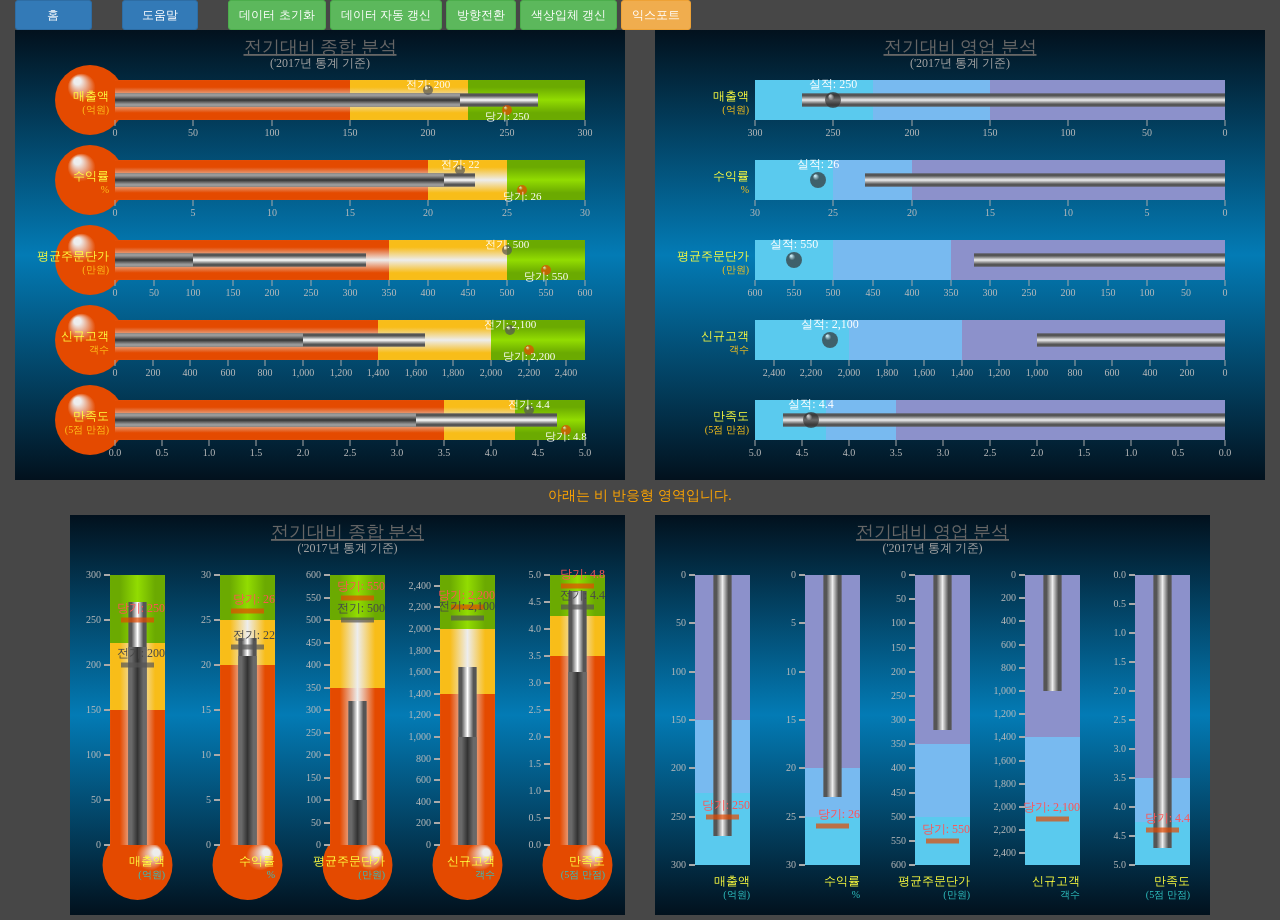
<file: c2i_Bullet.html>
<!DOCTYPE html>
<html lang="en">
<head>
    <meta charset="UTF-8">
    <title>C2i:dumbo-Bullet for C2I</title>
    <script src="assets/lib/d3.min.js" charset="utf-8"></script>
    <script src="assets/lib/three.min.js"></script>

    <script src="assets/js/c2i.v2.min.js"></script>

    <script src="assets/i18n/c2i_kr.js"></script>
    <!-- 다국어 사용시 아래 스크립트 필요합니다. (사용하지 않으면 제거) -->
    <!--<script src="../assets/i18n/c2i_en.js"></script>-->
    <!--<script src="../assets/i18n/c2i_jp.js"></script>-->
    <!--<script src="../assets/i18n/c2i_ch.js"></script>-->

    <!-- 정품 인증번호 발급 및 적용시 아래 스크립트 필요합니다. -->
    <!--<script src="../assets/c2iLicenseKey.js"></script>-->

    <link rel="stylesheet" href="assets/css/bootstrap.min.css">
    <link rel="stylesheet" href="assets/css/c2i.v2.min.css">
    <link rel="stylesheet" href="assets/css/demo.css">
    <link rel="shortcut icon" type="image/png" href="favicon.png"/>
    <style>
        body {
            background-color: #474747;
        }
    </style>
</head>
<body>
<div class="container-fluid">
    <div class="row">
        <div class="col-md-1">
            <a href="index.html#c2iDemo" style="color: white"><div class="btn btn-primary btn-sm btn-group-justified">홈</div></a>
        </div>
        <div class="col-md-1">
            <div id="c2iGuide" class="btn btn-primary btn-sm btn-group-justified">도움말</div>
        </div>

        <div class="col-sm-8 col-md-8 col-lg-8">
            <div id="initData" class="btn btn-success btn-sm">데이터 초기화</div>
            <div id="modifyData" class="btn btn-success btn-sm">데이터 자동 갱신</div>
            <div id="orient" class="btn btn-success btn-sm">방향전환</div>
            <div id="colorSolid" class="btn btn-success btn-sm">색상입체 갱신</div>
            <div id="save" class="btn btn-warning btn-sm">익스포트</div>
        </div>
    </div>

    <div id="c2iGuideInfo" class=" c2iHidden c2iGuideInfo">
        <div class="container">
            <button id="c2iGuideClose" class="btn btn-primary btn-sm float my-float">닫기</button>
            <div class="page-header">
                <h1 class="text-primary">씨투아이 Bullet 컴포넌트</h1>
                <h3>세 가지 관점의 데이터를 표현하는 컴포넌트.</h3>
                <p>1.좋음, 만족, 나쁨 등의 구간 표시 용도.(n개 구간 가능)</p>
                <p>2.계획, 수정계획 등의 구간 표시 용도.(n개 구간 가능)</p>
                <p>3.실적 등의 표시 용도.(n개 구간 가능)</p>
            </div>

            <!-- 데모 따라하기-->
            <h3>데모 따라하기</h3>
            <div class="row">
                <div class="col-md-3">0.상위 메뉴 버튼을 클릭해 보세요.</div>
                <div class="col-md-8">예: 데모 데이터를 주기적으로 초기화 요청.</div>
            </div>
            <div class="row">
                <div class="col-md-12">1.브라우져 크기를 조정해 보세요.</div>
            </div>

            <!-- 데이터 구조-->
            <h3>데이터 구조: csv, tsv, dsv 등</h3>
            <div class="row">
                <div class="col-md-2">0.csv</div>
                <div class="col-md-9">
                    <pre><code>
title,subtitle,bad,soso,good,plan,current,format
매출액,(억원),150,225,300,270,250,",f"
수익률,%,20,25,30,23,26,",f"
평균주문단가,(만원),350,500,600,320,550,",f"
신규고객,객수,1400,2000,2500,1000,2100,",f"
만족도,(5점 만점),3.5,4.25,5,4.7,4.4,",.1f"
                    </code></pre>
                </div>
            </div>

            <!-- 개발자 코딩 제공 부분 -->
            <h3>개발자 코딩 제공 부분</h3>
            <p>홈, 도움말는 <strong>개발자가 씨투아이 API등을 활용하여 임의로 코딩</strong>하여 제공한 UI 입니다.</p>
        </div>
    </div>

    <div class="row">
        <div class="col-sm-6 col-md-6 col-lg-6">
            <div id="c2iChart01" class="c2iNoSelect"></div>
        </div>
        <div class="col-sm-6 col-md-6 col-lg-6">
            <div id="c2iChart02" class="c2iNoSelect"></div>
        </div>
    </div>
</div>
<div class="container">
    <div class="row">
        <div class="col-sm-12">
            <p style="color: orange; text-align: center;">아래는 비 반응형 영역입니다.</p>
        </div>
        <div class="col-sm-6 col-md-6 col-lg-6">
            <div id="c2iChart11" class="c2iNoSelect"></div>
        </div>
        <div class="col-sm-6 col-md-6 col-lg-6">
            <div id="c2iChart12" class="c2iNoSelect"></div>
        </div>
    </div>
</div>
<script>
    /*
     대.소문자는 반드시 준수해야 합니다.
     옵션이 없거나(미정의) '' 이면, 필수요소는 기본값 자동 적용되며 불필요한 옵션은 자동으로 적용되지 않습니다.
     *** 공통 정보
         -. isResponsive: true, false (기본값: false)
         -. width (단위: %, px) : % -> 상위 컨테이너 대비, px -> 절대 사이즈인 경우.(미 설정시 상위의 100% 설정)
         -. aspectRatio : 4:3 (= 1.333), 16:9 (= 1.777) 기본값, 또는 width 대비 % 설정 가능
         -. height (단위: px) : aspectRatio 없이 height 설정하면 적용 가능.(특히, 수직형 Bullet인 경우 비 반응형을 적용이 용이합니다.)
         -. theme : #efefef, #444363, #333333 (제거: none), linear-gradient(to right, #02111d, #037bb5, #02111d)
         -. lang : 언어 설정(기본값:'kr')
         -. margin : x,y축이 설정 및 점유하는 영역.(기본값 margin : {top: 30, left: 30, right: 30, bottom: 30, isDynamic: true})
                     top ~ bottom: 기본값 -> 30, 차트의 내역(실제 막대, 라인 등)이 그려질 영역 설정용도
         -. easing : 애니메이션시 적용될 기본 알고리즘 (linear, elastic, exp, bounce, quad, cubic, sin, circle, back)
         -. duration: 50~1500 ms(기본값 250), delay: 10~500 ms(기본값 20)

         -. data : 씨투아이에 주입될 데이터 객체로서 직접 주입해도 되며, 다른 옵션 처럼 추후 주입해도 됩니다.

         -. title : 컨포넌트의 제목을 표시하기 위한 장소이며, 특히 데이터 정렬을 적용하는 차트(표준, 피라미드, 파이 등)에서는
                     정렬 상태를 부 제목을 통해 제공합니다.
                     .caption: 제목 명칭
                     .fonts:제목 폰트 (기본값:['helvetica','20px','#434343'])
                     .textDeco: underline/line-through/overline
                     .gap: x, y 의 여유 공간 조정용도
                     .xPos:start, middle, end, yPos: top,middle, bottom,
                     .subCaption: 주 제목 명칭, subFonts, opacity:1,
                     .desc: 제목 툴팁

         -. isDev : 개발 모드 여부.
                .true: 옵션 창에 개발자용 메뉴 표시되며, 실행시 로그 정보 표시

     *** bullet
         -. orient : left & right 는 수평형, top & bottom 은 수직형
         -. size : 수직형의 높이, 수평형의 넓이
         -. solid : 색상에 입체감 적용.
         -. markerType 'line'(기본값), 'circle'에 따라 markers size는 길이 또는 반지름에 적용

     *** tick
         -. fonts: 축의 tick 값 표시하기 위한 폰트 (기본값 : ['helvetica','10px','#bbb'])
         -. stroke, strokeWidth : 축의 tick 선 색상 및 두께.
         -. formatColNm : 데이터값의 포멧 표시 컬럼명칭. 없으면 실수를 표현하기 위해 ",.1f" 적용

     *** caption : 제목 및 부제목 설정 용도
         -. titleColNm : 주 제목 컬럼포함 컬럼 명칭
         -. fonts: 주 제목 표시하기 위한 폰트
         -. subtitleColNm : 부 제목 컬럼포함 컬럼 명칭
         -. subFonts: 부 제목 표시하기 위한 폰트
         -. dx, dy: 간격 조정 용도

     *** baseCircle : 온도계 모양 흉내
         -. radius: 범위 크기에 따라 적절히 조정해야 합니다.
         -. color : 가능하면 범위(ranges)값의 마지막 색상과 동일하면 좋음.
         -. cx :  수평, 수직형에 따라 조정해야 합니다.
         -. draw : 초기에 그릴 것이지 여부.

     *** ranges : 좋음, 만족, 나쁨 등의 구간 표시 용도.(n개 가능)
         -. caption : 범위 제목명
         -. colNm : 범위 컬럼명
         -. color : 가장 넓은 막대 색상.(['#6baa01','#92dc01'], solid false인 경우 첫번째 인자색상 적용)

     *** Measures : 계획 등의 구간 표시 용도(n개 가능)
         -. caption : 항목(measure) 제목명
         -. colNm : 항목 컬럼명
         -. color : 가운데 막대 색상.(['#6baa01','#92dc01'], solid false인 경우 첫번째 인자색상 적용)

     *** markers : 실적 등의 표시 용도(n개 가능)
         -. caption : 마커 제목명
         -. colNm : 마커 컬럼명
         -. color : 마커 색상.(['#6baa01','#92dc01'], solid false인 경우 첫번째 인자색상 적용)
         -. size : 항목간 연결 선 두께(라인) 또는 반지름 크기(원).
         -. fonts: 마커 표시하기 위한 폰트
         -. pos: 마커대비 상하 위치 간격

     *** Tooltip
         -. id : 툴팁 Container Id('#'을 붙이세요)
         -. infoLevel : 툴팁 상세 정보 수준(0 ~ 3 레벨이며, 기본: 0)
         -. fixedPos : 툴팁을 마우스 포지션에 관계없이 고정위치에 표현하고자 할 경우 사용(기본: xPos:'start', yPos:'top')
                        미 정의시 클릭한 위치에 표시됩니다.
         -. displayTips : 자동 툴팁에서 표시될 팁 데이터 건수(라인과 같이 많은 데이터 존재시, 기본값 2: 한 행에 2개씩 표시)
         -. isUserTip : 사용자 제공 툴팁 여부, 사용자 제공 툴팁이면
                        아래 함수에서 상기의 id에 데이터를 바인딩 처리를 하면 됩니다.

     *** method
         -. click, mouseenter, mouseleave
             이름과 같은 이벤트 이며, 동 함수들은 여러 곳에서 발생합니다.
             또한 개발자는 전달되는 파라메터인 발생 소스(fromSource)와 데이터를 확인하여 추가적인 알고리즘을 처리합니다.
     */
    var c2iOption = { // bullet 의 높이값은 bullet 수에 따라 자동 계산됩니다.
        isResponsive: true, width: '100%', theme: 'linear-gradient(to bottom, #02111d, #037bb5, #02111d)', // #484848, lang: 'kr',
        margin:{top:50, left:100, right:40, bottom:0},
        easing:'linear', duration:750, delay:20,

        data: undefined,

        title: {
            caption:"전기대비 종합 분석",fonts:['맑은 고딕','18px','#666'],textDeco:"underline", gap: 5, xPos:'middle', yPos:'top',
            subCaption:"('2017년 통계 기준)", subFonts: ['맑은 고딕','12px','#a5a5a5'], opacity:1,
            desc:"데모용으로 작성된 차트"
        },

        bullet: { size: 40, orient:'left', solid: true, markerType: 'circle'}, // markerType: 'line'(기본값), 'circle'

        tick: {fonts: ['맑은 고딕','10px','#bbb'], stroke: '#aaa', strokeWidth: '1px', formatColNm: 'format' },

        caption:{titleColNm: 'title', subtitleColNm:'subtitle', fonts:['맑은 고딕','12px','#ffff3e'], subFonts:['맑은 고딕','10px','#ffc419'],
            dx: 0, dy:13},

        baseCircle: { // color는 가능하면 범위값의 마지막 색상과 동일하면 좋음.
            radius: 35, color: ['#e44a00','#ededed', '#e44a00'], cx: -25, draw: true
        },
        ranges: [ // 주의: 큰 값 순서로 등록
            {caption: '좋 음', colNm: 'good',  color: ['#6baa01','#92dc01']},
            {caption: '만 족', colNm: 'soso', color: ['#f8bd19','#ededed']},
            {caption: '나 쁨', colNm: 'bad', color: ['#e44a00','#ededed']}
        ],
        measures:[
            {caption: '1차계획', colNm: 'plan1', color: ['#555','#fff']},
            {caption: '2차계획', colNm: 'plan2', color: ['#999','#333']}
        ],
        markers: [
            {caption: '당기', colNm: 'current', color: ['#e44a00','#ededed', '#e44a00'], size: 5, fonts:['맑은 고딕','11px','#fff'], pos: 'bottom' }, // green
            {caption: '전기', colNm: 'previous', color: ['#555','#fff','#555'], size: 5, fonts:['맑은 고딕','11px','#fff'], pos: 'top' }
        ],

        // fixedPos: undefined
        tooltip: {id: '#tooltip', infoLevel:1, fixedPos: {xPos:'end', yPos:'top'} , displayTips: 3, opacity: 0.9, isUserTip: false, isShow: true },
        method: {click:getClickInfo, mouseenter:getMouseEnterInfo, mouseleave:getMouseLeaveInfo},
        isDev:false
    };

    var c2iChart = c2i.dumbo.bullet('#c2iChart01', c2iOption);
    var c2iOption2 = c2i.util.deepClone(c2iOption);
    c2iOption2.easing = 'elastic';
    c2iOption2.duration = 1200;
    c2iOption2.title.caption = "전기대비 영업 분석";
    c2iOption2.bullet.orient = 'right';
    c2iOption2.baseCircle = undefined;
    c2iOption2.ranges = [
        {caption: 'Good', colNm: 'good',  color: ['rgb(90, 202, 238)', 'rgb(90, 202, 238)'] },
        {caption: 'SoSo', colNm: 'soso', color: ['rgb(120, 186, 240)', 'rgb(120, 186, 240)'] },
        {caption: 'Bad', colNm: 'bad', color: ['rgb(140, 145, 203)', 'rgb(140, 145, 203)'] }
    ];
    c2iOption2.measures.shift();
    c2iOption2.measures[0] = {caption: '매출목표', colNm: 'plan', color: ['#555','#eee']  };
    c2iOption2.markers.splice(1,1);

    c2iOption2.markers[0] = {caption: '실적', colNm: 'current', color: ['#333333','#ededed', '#333333'], size: 7, fonts:['맑은 고딕','14px','#f4ee09'], pos: 'top' };
    var c2iChart2 = c2i.dumbo.bullet('#c2iChart02', c2iOption2);
    ///////////////////
    function getClickInfo(fromSource, data){
        console.log(fromSource.container + ',' + fromSource.selector + ',' + fromSource.key + ' click ');
        for(var attr in data){
            console.log(attr + ' : ' + data[attr]);
        }
        console.log('keys ', { alter: d3.event.altKey, control: d3.event.ctrlKey, shift: d3.event.shiftKey, meta: d3.event.metaKey })
    }
    function getMouseEnterInfo(fromSource, data){
        console.log(fromSource.container + ',' + fromSource.selector + ' getMouseEnterInfo');
    }
    function getMouseLeaveInfo(fromSource, data){
        console.log(fromSource.container + ',' + fromSource.selector + ' getMouseLeaveInfo')
    }

    function initProcess() {
        if (autoRun) {
            autoRun = clearTimeout(autoRun);
            d3.select('#modifyData').text('데이터 자동 갱신');
        }
        d3.csv('assets/data/dumbo/bullets.csv', function(error, root) {
            c2iChart.data(root).render();
        });
        d3.csv('assets/data/dumbo/bullets2.csv', function(error, root) {
            c2iChart2.data(root).render();
        });
        d3.csv('assets/data/dumbo/bullets.csv', function(error, root) {
            c2iChart10.data(root).render();
        });
        d3.csv('assets/data/dumbo/bullets2.csv', function(error, root) {
            c2iChart20.data(root).render();
        });
    }
    initProcess();

    var autoRun;
    d3.select('#initData').on('click', initProcess);
    d3.select('#modifyData').on('click', animatedAction);
    d3.select('#orient').on('click', orientToggle);
    d3.select('#colorSolid').on('click', colorSolidToggle);
    function orientToggle() {
        c2iOption.bullet.orient = c2iOption.bullet.orient === 'left' ? 'right' : 'left';
        c2iOption2.bullet.orient = c2iOption2.bullet.orient === 'left' ? 'right' : 'left';
        c2iChart.bullet(c2iOption.bullet).render();
        c2iChart2.bullet(c2iOption2.bullet).render();

        c2iOption10.bullet.orient = c2iOption10.bullet.orient === 'top' ? 'bottom' : 'top';
        c2iOption12.bullet.orient = c2iOption12.bullet.orient === 'top' ? 'bottom' : 'top';
        c2iChart10.bullet(c2iOption10.bullet).render();
        c2iChart20.bullet(c2iOption12.bullet).render();
    }
    function colorSolidToggle() {
        c2iOption.bullet.solid = !c2iOption.bullet.solid;
        c2iOption2.bullet.solid = !c2iOption2.bullet.solid;
        c2iChart.bullet(c2iOption.bullet).render();
        c2iChart2.bullet(c2iOption2.bullet).render();

        c2iOption10.bullet.solid = !c2iOption10.bullet.solid;
        c2iOption12.bullet.solid = !c2iOption12.bullet.solid;
        c2iChart10.bullet(c2iOption10.bullet).render();
        c2iChart20.bullet(c2iOption12.bullet).render();
    }
    function animatedAction(){
        if (autoRun) {
            d3.select(this).text('데이터 자동 갱신');
            autoRun = clearTimeout(autoRun);
        }
        else {
            d3.select(this).text('데이터 변경 중지');
            autoRun = setInterval(tick, 1500);
        }

        function tick() {
            var data = c2iChart.data().map(randomData);
            // data 초기 작업을 하지않게 설정
            c2iChart.data(data, true).render();

            var data2 = c2iChart2.data().map(randomData);
            // data 초기 작업을 하지않게 설정
            c2iChart2.data(data2, true).render();

            var data10 = c2iChart10.data().map(randomData);
            // data 초기 작업을 하지않게 설정
            c2iChart10.data(data10, true).render();

            var data20 = c2iChart20.data().map(randomData);
            // data 초기 작업을 하지않게 설정
            c2iChart20.data(data20, true).render();
        }
    }

    function randomData(d) {
        if (!d.randomizer) d.randomizer = randomizer(d);
        d.ranges = d.ranges.map(d.randomizer);
        d.markers = d.markers.map(d.randomizer);
        d.measures = d.measures.map(d.randomizer);
        return d;
    }

    function randomizer(d) {
        var k = d3.max(d.ranges) * .2;
        return function(d) {
            return Math.max(0, d + k * (Math.random() - .5));
        };
    }

</script>
<script>
    var c2iOption10 = { // bullet 의 높이값은 bullet 수에 따라 자동 계산됩니다.
        isResponsive: false, width: 555, height: 400 ,theme: 'linear-gradient(to bottom, #02111d, #037bb5, #02111d)', // #484848, lang: 'kr',
        margin:{top:60, left:40, right:30, bottom:70},
        easing:'linear', duration:750, delay:20,

        data: undefined,

        title: {
            caption:"전기대비 종합 분석",fonts:['맑은 고딕','18px','#666'],textDeco:"underline", gap: 5, xPos:'middle', yPos:'top',
            subCaption:"('2017년 통계 기준)", subFonts: ['맑은 고딕','12px','#a5a5a5'], opacity:1,
            desc:"데모용으로 작성된 차트"
        },

        bullet: { size: 55, orient:'bottom', solid: true, markerType: 'line'}, // markerType: 'line'(기본값), 'circle'

        tick: {fonts: ['맑은 고딕','10px','#bbb'], stroke: '#aaa', strokeWidth: '2px', ticks: 8, formatColNm: 'format' },

        caption:{titleColNm: 'title', subtitleColNm:'subtitle', fonts:['맑은 고딕','12px','#ffff3e'], subFonts:['맑은 고딕','10px','#2fc3c3'],
            dx: 0, dy:13},

        baseCircle: { // color는 가능하면 범위값의 마지막 색상과 동일하면 좋음.
            radius: 35, color: ['#e44a00','#ededed','#e44a00'], cx: 20, draw: true
        },
        ranges: [ // 주의: 큰 값 순서로 등록
            {caption: '좋 음', colNm: 'good',  color: ['#6baa01','#92dc01']},
            {caption: '만 족', colNm: 'soso', color: ['#f8bd19','#ededed']},
            {caption: '나 쁨', colNm: 'bad', color: ['#e44a00','#ededed']}
        ],
        measures:[
            {caption: '1차계획', colNm: 'plan1', color: ['#555','#fff'] },
            {caption: '2차계획', colNm: 'plan2', color: ['dimgray','#333']}
        ],
        markers: [  // markerType 'line'(기본값), 'circle'에 따라 size는 길이 또는 반지름
            {caption: '당기', colNm: 'current', color: ['#e44a00','#ededed', '#e44a00'], size: 5, fonts:['맑은 고딕','12px','#ff5454'], pos: 'top' }, // green
            {caption: '전기', colNm: 'previous', color: ['#555','#fff','#555'], size: 5, fonts:['맑은 고딕','12px','#484848'], pos: 'bottom' }
        ],

        // fixedPos: undefined
        tooltip: {id: '#tooltip', infoLevel:1, fixedPos: {xPos:'end', yPos:'top'} , displayTips: 3, opacity: 0.9, isUserTip: false, isShow: true },
        method: {click:getClickInfo, mouseenter:getMouseEnterInfo, mouseleave:getMouseLeaveInfo},
        isDev:false
    };

    var c2iChart10 = c2i.dumbo.bullet('#c2iChart11', c2iOption10);
    var c2iOption12 = c2i.util.deepClone(c2iOption10);
    c2iOption12.margin.top = 60;
    c2iOption12.margin.bottom = 50;
    c2iOption12.easing = 'elastic';
    c2iOption12.duration = 1200;
    c2iOption12.title.caption = "전기대비 영업 분석";
    c2iOption12.bullet.orient = 'top';
    c2iOption12.baseCircle = undefined;
    c2iOption12.ranges = [
        {caption: 'Good', colNm: 'good',  color: ['rgb(90, 202, 238)', 'rgb(90, 202, 238)'] },
        {caption: 'SoSo', colNm: 'soso', color: ['rgb(120, 186, 240)', 'rgb(120, 186, 240)'] },
        {caption: 'Bad', colNm: 'bad', color: ['rgb(140, 145, 203)', 'rgb(140, 145, 203)'] }
    ];
    c2iOption12.measures.shift();
    c2iOption12.measures[0] = {caption: '매출목표', colNm: 'plan', color: ['#555','#eee']  };
    c2iOption12.markers.splice(1,1);

    c2iOption2.markers[0] = {caption: '실적', colNm: 'current', color: ['#333333','#ededed', '#333333'], size: 8, fonts:['맑은 고딕','12px','#ffffff'], pos: 'top' };
    var c2iChart20 = c2i.dumbo.bullet('#c2iChart12', c2iOption12);
</script>
<script>
    d3.select('#currentLang').attr('class','button').attr('value', 'kr')
        .attr('title','언어 선택').on('change', change_lang);

    function change_lang(){
        c2iChart.lang(this.value);
    }

    d3.select('#save').on('click', exportImage).on('touchstart', exportImage);
    function exportImage(){
        c2i.util.exportImage(['#c2iChart01', '#c2iChart02','#c2iChart11', '#c2iChart12']);
    }

    d3.select('#c2iGuide').on('click', c2iGuide);
    d3.select('#c2iGuideClose').on('click', c2iGuideClose);

    function c2iGuide() {
        d3.select('#c2iGuideInfo').classed('c2iHidden', !d3.select('#c2iGuideInfo').classed('c2iHidden'));
    }
    function c2iGuideClose() {
        d3.select('#c2iGuideInfo').classed('c2iHidden', true);
    }
</script>
</body>
</html>
</file>
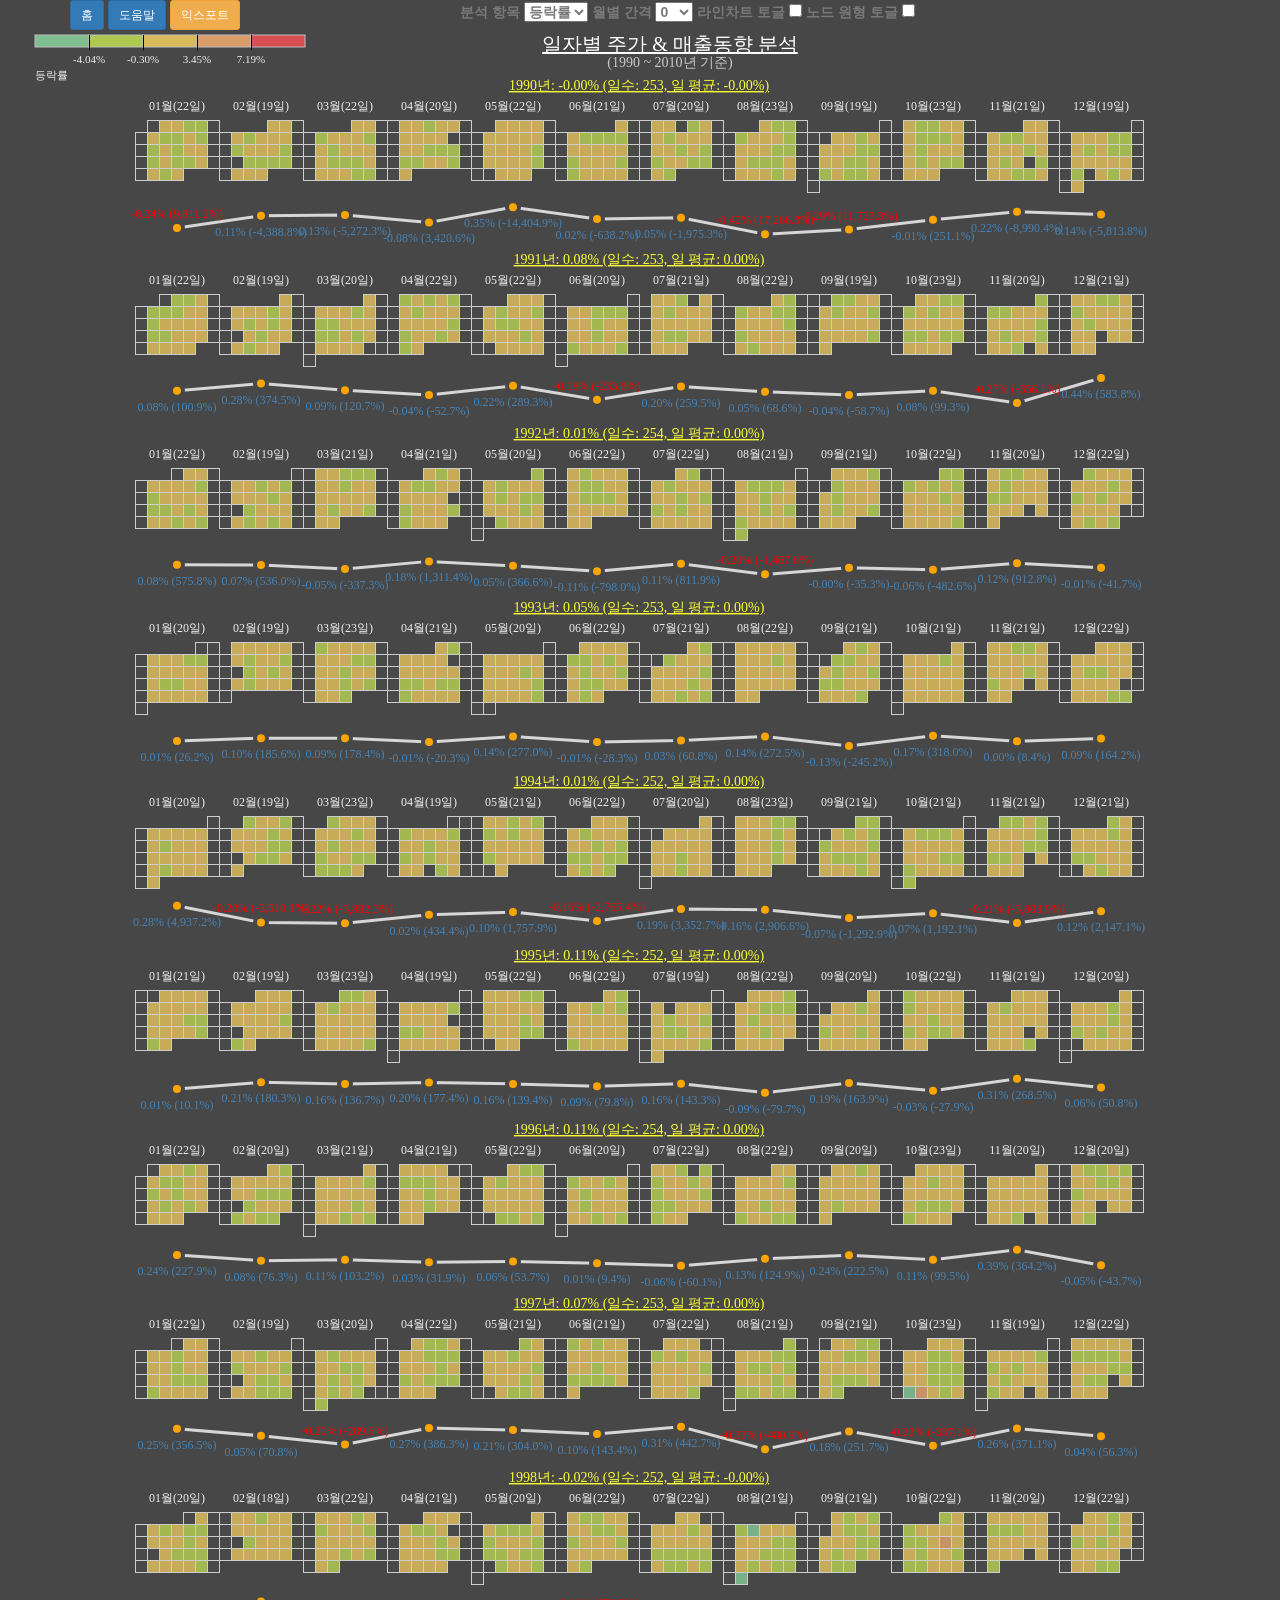
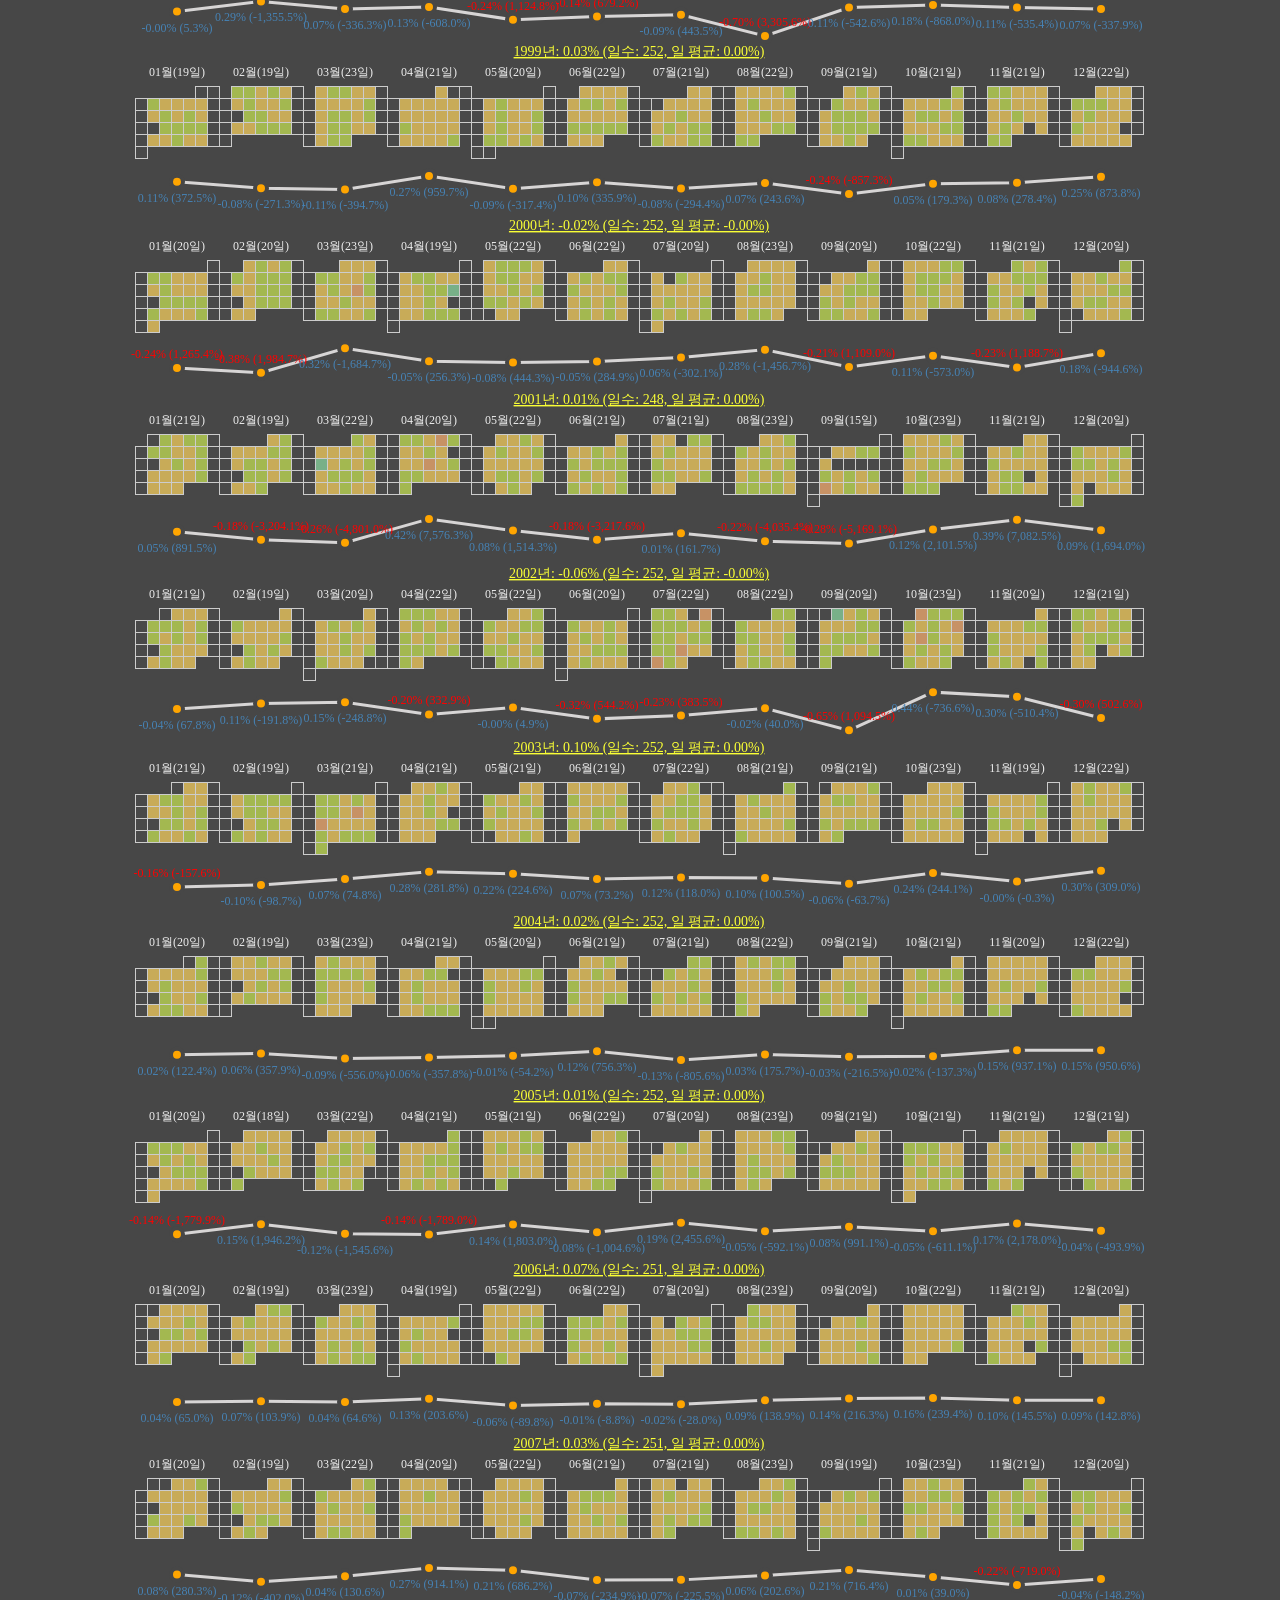
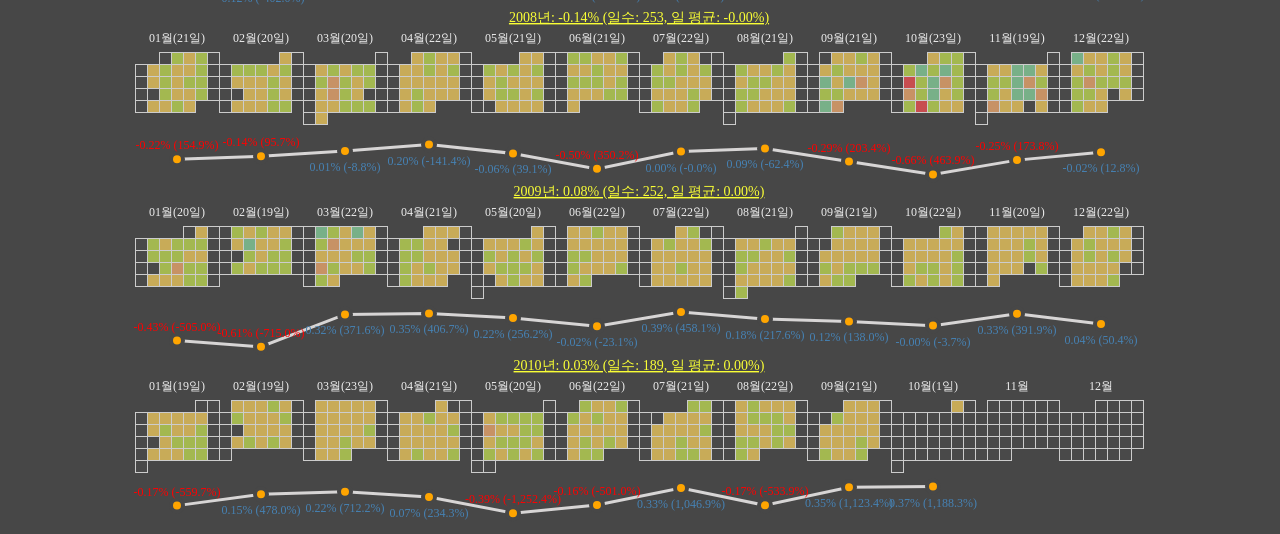
<file: c2i_CalView.html>
<!DOCTYPE html>
<html>

<head>
  <title>C2i:인포그래픽-캘린더뷰 복합차트</title>
  <meta charset="utf-8">
  <meta name="viewport" content="width=device-width, user-scalable=no, minimum-scale=1.0, maximum-scale=1.0">

  <script src="assets/lib/d3.min.js" charset="utf-8"></script>
  <script src="assets/lib/three.min.js"></script>

  <script src="assets/js/c2i.v2.min.js"></script>

  <script src="assets/i18n/c2i_kr.js"></script>
  <!-- 다국어 사용시 아래 스크립트 필요합니다. (사용하지 않으면 제거) -->
  <!--<script src="../assets/i18n/c2i_en.js"></script>-->
  <!--<script src="../assets/i18n/c2i_jp.js"></script>-->
  <!--<script src="../assets/i18n/c2i_ch.js"></script>-->

  <!-- 정품 인증번호 발급 및 적용시 아래 스크립트 필요합니다. -->
  <!--<script src="../assets/c2iLicenseKey.js"></script>-->

  <link rel="stylesheet" href="assets/css/bootstrap.min.css">
  <link rel="stylesheet" href="assets/css/c2i.v2.min.css">
  <link rel="stylesheet" href="assets/css/demo.css">
  <link rel="shortcut icon" type="image/png" href="favicon.png" />
  <style>
    body {
      background-color: #474747;
    }
    
    label {
      color: #797979;
    }
    /* 임시: tooltip info */
    
    #tooltip {
      padding: 10px;
      color: #eee;
      background-color: rgba(9, 9, 9, 0.6);
      -webkit-border-radius: 6px;
      -moz-border-radius: 6px;
      border-radius: 6px;
      -webkit-box-shadow: 4px 4px 10px rgba(0, 0, 0, 0.4);
      -moz-box-shadow: 4px 4px 10px rgba(0, 0, 0, 0.4);
      box-shadow: 4px 4px 10px rgba(0, 0, 0, 0.4);
      pointer-events: none;
      z-index: 999;
    }
    
    .demoLegendLeft {
      position: fixed;
      top: 25px;
      left: 20px;
      z-index: 99
    }
    
    @media (max-width: 480px) {
      .demoLegendLeft {
        top: 80px;
      }
    }
  </style>
</head>

<body>
  <div class="container">
    <div class="row">
      <div class="col-md-4">
        <a href="index.html#c2iDemo" style="color: white">
          <div class="btn btn-primary btn-sm">홈</div>
        </a>
        <div id="c2iGuide" class="btn btn-primary btn-sm">도움말</div>
        <div id="save" class="btn btn-warning btn-sm">익스포트</div>
      </div>

      <div class="col-md-8">
        <label for="currentMeasure">분석 항목
                <select id='currentMeasure'>
                    <option value="Open">시 가</option>
                    <option value="High">고 가</option>
                    <option value="Low">저 가</option>
                    <option value="Close">종 가</option>
                    <option value="Volume">거래량</option>
                    <option value="Ratio" selected>등락률</option>
                    <option value="AdjClose">매출액</option>
                </select>
            </label>
        <!--<label for="currentColor" title="범례의 색상을 무시합니다.(데모용도)">색상-->
        <!--<select id='currentColor'>-->
        <!--<option value="10">10</option>-->
        <!--<option value="20">20</option>-->
        <!--<option value="20b">20b</option>-->
        <!--<option value="20c" selected>20c</option>-->
        <!--</select>-->
        <!--</label>-->
        <label for="siblingGap">월별 간격
                <select id='siblingGap'>
                    <option value="0" selected>0</option>
                    <option value="5">5</option>
                    <option value="10">10</option>
                </select>
            </label>
        <label for="lineChart" class='txLabel' title="라인차트 및 포인트 토글">
                라인차트 토글
            </label>
        <input id="lineChart" type="checkbox" style="top: 3px;" />
        <label for="nodeRadius" class='txLabel' title="라인차트 및 포인트 토글">
                노드 원형 토글
            </label>
        <input id="nodeRadius" type="checkbox" style="top: 3px;" />
      </div>
    </div>

    <div id="c2iGuideInfo" class="row c2iHidden c2iGuideInfo">
      <div class="container">
        <button id="c2iGuideClose" class="btn btn-primary btn-sm float my-float">닫기</button>
        <div class="page-header">
          <h1 class="text-primary">씨투아이 캘린더-뷰 복합분석 컴포넌트</h1>
          <p>1.년월일별 데이터 구조의 분석 또는 특정 1개 년을 기준으로 한 여러 지역(상품,담당자,그룹...)등의 데이터를 월,일별로 분석할 수 있도록 제공합니다.</p>
          <p>아래 예제는 년도별로 제공되나, 다른 기준으로도 가능합니다. 지역(상품,담당자,그룹...)등</p>
          <p>더블클릭시 해당 분석항목명이 제목에 표시되며, 또한 동 예제에서 년도명과 년월명은 더블클릭시 데이터값의 순서로 인해 동일한 정렬을 수행하여,<br> 화면의 변화가 없으니 참조하시기 바랍니다.
            <br>즉, 내림차 -> 오름차 -> 초기화(이때 이미 명칭의 구조상 오름차와 동일합니다.)</p>
        </div>

        <!-- 데모 따라하기-->
        <h3>데모 따라하기</h3>
        <div class="row">
          <div class="col-md-4">0.년도명 더블-클릭시 차트정렬</div>
          <div class="col-md-8">년도명별 차트정렬 (내림차순 -> 오름차순 -> 초기순서)</div>
        </div>
        <div class="row">
          <div class="col-md-4">0-1.년도명 쉬프트 + 더블-클릭시 차트정렬</div>
          <div class="col-md-8">년도별 요약 값(합계)별로 차트정렬 (내림차순 -> 오름차순 -> 초기순서)</div>
        </div>
        <div class="row">
          <div class="col-md-4">1.년월명 더블-클릭시 차트정렬</div>
          <div class="col-md-8">년월명별 차트정렬 (내림차순 -> 오름차순 -> 초기순서)</div>
        </div>
        <div class="row">
          <div class="col-md-4">2.년월일자 모든 곳에서 더블-클릭시 </div>
          <div class="col-md-8">년월 실적 항목(measure)별 차트정렬 (내림차순 -> 오름차순 -> 초기순서)</div>
        </div>
        <div class="row">
          <div class="col-md-4">3.라인 차트의 원형 또는 해당 데이터 값 더블-클릭시 차트정렬</div>
          <div class="col-md-8">년월 실적 항목(measure)별 차트정렬. 메타 설정에 따라 라인 차트없이 데이터 값만 표시 될 수 있습니다.</div>
        </div>
        <div class="row">
          <div class="col-md-4">4.색상</div>
          <div class="col-md-8">기본적인 다양한 색상 제공.(범례 연동 없을 경우)</div>
        </div>
        <div class="row">
          <div class="col-md-4">5.월별 간격</div>
          <div class="col-md-8">월별 노드 간격.</div>
        </div>
        <div class="row">
          <div class="col-md-4">6.라인차트 토글</div>
          <div class="col-md-8">라인 차트 및 원형 포인트와 데이터 값을 토글 처리. 차트항목 값 색상은 전체 기간의 해당값들 중 최대 및 최소값의 50%를 기준으로 양분하여 색상 처리합니다.</div>
        </div>
        <div class="row">
          <div class="col-md-4">7.노드 사각형/원형 토글</div>
          <div class="col-md-8">일별 항목 표시방법 : 사각형 또는 원형.</div>
        </div>
        <div class="row">
          <div class="col-md-4">8.익스포트(export)</div>
          <div class="col-md-8">데이터와 이미지(png)로 추출되며, 이와같이 긴 이미지는 오픈 후 확대해야 잘 보임.</div>
        </div>

        <!-- 데이터 구조-->
        <h3>데이터 구조: csv, tsv , dsv 등의 화일타입 구분은 의미 없음</h3>
        <div class="row">
          <div class="col-md-1">0.csv</div>
          <div class="col-md-11">
            <pre><code>
Date,Open,High,Low,Close,Volume,AdjClose
2010-09-30,10835.96,10960.99,10732.27,10788.05,4284160000,10788.05
2010-10-01,10789.72,10907.41,10759.14,10829.68,4298910000,10829.68
2010-09-29,10857.98,10901.96,10759.75,10835.28,3990280000,10835.28
2010-09-27,10860.03,10902.52,10776.44,10812.04,3587860000,10812.04
                        </code></pre>
          </div>
        </div>
        <div class="row">
          <div class="col-md-1">1.json</div>
          <div class="col-md-11">
            <pre><code>
불필요
                        </code></pre>
          </div>
        </div>

        <!-- 개발자 코딩 제공 부분 -->
        <h3>개발자 코딩 제공 부분</h3>
        <p>홈, 도움말, 분석 항목(Measure),색상, 라인차트, 노드원형 변경은 <strong>개발자가 씨투아이 메타 및 API등을 활용하여 임의로 코딩</strong>하여 제공한 UI 입니다.</p>
      </div>
    </div>

    <div class="row">
      <div class="col-md-12">
        <div id="c2iBudgetChart" class="c2iNoSelect"></div>
        <div id="c2iLegend" class="c2iLegend c2iNoSelect demoLegendLeft"></div>
      </div>
    </div>
  </div>

  <!-- 자동 툴팁 사용시 name, measure는 필수 존재 내역입니다.
     Custom Tooltip은 별도 ID로 만들어 사용자가 임의로 프로그램 가능합니다. c2iHidden-->
  <div id="tooltip" class="c2iTooltip c2iHidden">
    <table style="width:320px">
      <thead>
        <tr>
          <th colspan='4' class="tipHeader">
            <div class="c2iCloseBtn" title="닫기">X</div>
            <p><strong><span id="name">판매본부</span></strong></p>
            <p id="measure" style="font-size: 14px; color:yellow">1,200</p>
            <hr style="margin:2px 0px; opacity: 0.5;">
            <!-- ratio가 있거나 hr 태그가 존재해야 합니다 -->
            <p id="ratio"></p>
            <!--<p><span id="testId" style="font-size: 12px; color: orange;">사용자 임의 툴팁 적용시,<br> 제공 데이터로 재구성 가능.</span></p>-->
          </th>
        </tr>
      </thead>
    </table>
  </div>

  <script>
    /*
        대.소문자는 반드시 준수해야 합니다.
         옵션이 없거나(미정의) '' 이면, 필수요소는 기본값 자동 적용되며 불필요한 옵션은 자동으로 적용되지 않습니다.
         *** 공통 정보
             -. isResponsive: true, false (기본값: false)
             -. width (단위: %, px) : % -> 상위 컨테이너 대비, px -> 절대 사이즈인 경우.(미 설정시 상위의 100% 설정)
             -. theme : #efefef, #444363, #333333 (제거: none)
             -. lang : 언어 설정(기본값:'kr')
             -. margin : x,y축이 설정 및 점유하는 영역.(기본값 margin : {top: 30, left: 30, right: 30, bottom: 30, isDynamic: true})
                         top ~ bottom: 기본값 -> 30, 차트의 내역(실제 막대, 라인 등)이 그려질 영역 설정용도
             -. easing : 애니메이션시 적용될 기본 알고리즘(linear: 기본값,elastic,exp,bounce..)
             -. duration: 50~1500 ms(기본값 250), delay: 10~500 ms(기본값 20)
                            특히 사분면 차트에서는 의미없음.(slider의 speed로 역 계산하여 적용 되어집니다.)
             -. bgImg : 외부 제공시 기업의 로고등을 표시하기 위한 것으로 표시하지 않으려면 제거합니다.

             -. data : 씨투아이에 주입될 데이터 객체로서 직접 주입해도 되며, 다른 옵션 처럼 추후 주입해도 됩니다.

             -. title : 컨포넌트의 제목을 표시하기 위한 장소이며, 특히 데이터 정렬 상태는 부 제목을 통해 제공합니다.
                        .caption: 제목 명칭
                        .fonts:제목 폰트 (기본값:['helvetica','20px','#434343'])
                        .textDeco: underline/line-through/overline
                        .gap: x, y 의 여유 공간 조정용도
                        .xPos:start, middle, end, yPos: top,middle, bottom,
                        .subCaption: 주 제목 명칭, subFonts, opacity:1,
                        .desc: 제목 툴팁

             -. isDev : 개발 모드 여부.
                        .true: 옵션 창에 개발자용 메뉴 표시되며, 실행시 로그 정보 표시

         *** byYear: (필수 정보)
            -.caption: 기준 명칭
            -.formatNm: 정렬시 사용할 약칭
            -.dy: 제목 높이 여백크기
            -.sort: 정렬 방법 -> '', 'desc', 'asc'
            -.sortBy: 정렬 기준 값 -> ''(데이터 주입 준서), 'year'(년도 이름 기준), 'yearAgg'(년별 해당 항목요약 값 기준)
            -.height: 년도명 등의 영역 높이 크기

         *** byMonth:
            -.caption: 월 명칭
            -.formatNm: 정렬시 사용할 약칭
            -.dy: 월명 및 월명 요약값 표시 여백
            -.siblingGap: 월별 간격
            -.lineChart : 월 평균 추이 정보
                .height: 월별 라인 차트의 높이 영역 설정.
                .stroke: 라인 색상
            -.dotCircle :
                .fill: 중간 값을 기준으로 색상을 양분 처리한다.['yellow', 'steelblue'].
                .stroke: 라인 색상
                .fill: 원 안을 채울 색상

         *** node:
            -.color : 10, 20, 20b, 20c
            -.cellSize: 정사각형 크기
            -.radius: cellSize의 절반이면 원형으로 표시됩니다.
            -.fillEmpty: 데이터 값 없을 경우 또는 Sparse 데이터 처리용 색상.

        *** Measures
             -. caption : 항목(measure) 제목명
             -. colNm : 컬럼명
             -. fn: 컬럼이 함수인 경우 설정
             -. format : 정수(,d), 실수(,f 또는 ,.2f), 백분율(% .2%), 상세 내용은 매뉴얼 참조
             -. color : 사용자 지정 색상으로서, 라인차트 없을 경우 적용됩니다.
             -. isSelected : 현재 사용중인 항목여부
             -. aggType: 현재는 합계만 지원
             -. isSelected : 선택한 항목
     */
    var c2iOption = {
      isResponsive: true,
      width: 1200,
      theme: '#474747', // lang: 'kr',
      margin: {
        top: 40,
        left: 65,
        right: 10,
        bottom: 25
      },
      easing: 'linear',
      duration: 750,
      delay: 10,
      //bgImg:{src: '../assets/images/c2i/logo_co.png', width: 257, height: 72, opacity: 0.3, xPos:'middle', yPos:'middle'},

      data: undefined,
      groupBy: 'Date',
      formats: ["%Y-%m-%d", "%Y-%m", "%Y"],

      title: {
        caption: "일자별 주가 & 매출동향 분석",
        fonts: ['맑은 고딕', '20px', 'white'],
        textDeco: "underline",
        gap: 1,
        xPos: 'middle',
        yPos: 'top',
        subCaption: "(1990 ~ 2010년 기준)",
        subFonts: ['맑은 고딕', '14px', '#cacaca', '#CFDD3F'],
        opacity: 1,
        desc: "데모용으로 작성된 차트"
      },

      byYear: {
        caption: '년도명',
        formatNm: '년',
        dy: 20,
        fonts: ['맑은 고딕', '14px', '#faff35'],
        sort: '',
        sortBy: '',
        height: 50,
        draw: true
      },
      byMonth: {
        caption: '월명',
        formatNm: '월',
        dy: 10,
        siblingGap: 0,
        fonts: ['맑은 고딕', '12px', '#eeeeee'],
        lineChart: {
          height: 40,
          stroke: '#e7e5e5',
          strokeWidth: 3,
          opacity: 0.9,
          draw: true
        },
        dotCircle: {
          radius: 6,
          stroke: '#474747',
          strokeWidth: 4,
          fill: 'orange',
          fillText: ['red', 'steelblue'],
          opacity: 1.0,
          draw: true
        }
      },
      node: {
        caption: '개장일',
        cellSize: 12,
        radius: 0,
        color: '20c',
        stroke: '#ccc',
        fillEmpty: '#4a4a4a',
        opacity: 0.75
      },

      measures: [{
        caption: '시가',
        colNm: 'Open',
        unitNm: '($)',
        format: ',f',
        color: '#d53636',
        aggType: ['max', 'min'],
        isSelected: false
      }, {
        caption: '고가',
        colNm: 'High',
        unitNm: '($)',
        format: ',f',
        color: '#007f7f',
        aggType: ['max', 'min'],
        isSelected: false
      }, {
        caption: '저가',
        colNm: 'Low',
        unitNm: '($)',
        format: ',f',
        color: '#fe8b8c',
        aggType: ['max', 'min'],
        isSelected: false
      }, {
        caption: '종가',
        colNm: 'Close',
        unitNm: '($)',
        format: ',f',
        color: '#faff35',
        aggType: ['max', 'min'],
        isSelected: false
      }, {
        caption: '거래량',
        colNm: 'Volume',
        unitNm: '',
        format: '.3s',
        color: '#005a5a',
        aggType: ['sum', 'max', 'min'],
        isSelected: false
      }, {
        caption: '매출액',
        colNm: 'AdjClose',
        unitNm: '($)',
        format: '.3s',
        color: '#98ABC5',
        aggType: ['sum', 'max', 'min'],
        isSelected: false
      }, {
        caption: '등락률',
        colNm: 'Ratio',
        fn: getRatio,
        unitNm: '',
        format: '.2%',
        color: '#fffdfd',
        aggType: ['max', 'min'],
        sparseValue: 0,
        isSelected: true
      }],

      // fixedPos: undefined
      tooltip: {
        id: '#tooltip',
        infoLevel: 0,
        fixedPos: {
          xPos: 'end',
          yPos: 'top'
        },
        displayTips: 3,
        opacity: 0.9,
        isUserTip: false,
        isShow: true
      },
      method: {
        click: getClickInfo,
        mouseenter: getMouseEnterInfo,
        mouseleave: getMouseLeaveInfo,
        mousemove: getTooltipInfo
      },
      isDev: false
    };

    function getRatio(d) {
      return (d.Close - d.Open) / d.Open;
    }
    var c2iChart = c2i.infoG.calView('#c2iBudgetChart', c2iOption);
    ///////////////////
    function getClickInfo(fromSource, data) {
      console.log(fromSource.container + ',' + fromSource.selector + ',' + fromSource.key + ' click ');
      for (var attr in data) {
        console.log(attr + ' : ' + data[attr]);
      }
      console.log('keys ', {
        alter: d3.event.altKey,
        control: d3.event.ctrlKey,
        shift: d3.event.shiftKey,
        meta: d3.event.metaKey
      })
    }

    function getMouseEnterInfo(fromSource, data) {
      console.log(fromSource.container + ',' + fromSource.selector + ' getMouseEnterInfo');
      c2iChart.selectNodes(fromSource, data); // 범례 선택노드에 해당하는 3dStdInfo 정보 표현 API
      if (fromSource.selector === 'daily') {
        // 특정 노드에 해당하는 범례 Indicator 표시
        if (c2iLg) c2iLg.indicatorView(data); // data = {value: 203030}
      }
    }

    function getMouseLeaveInfo(fromSource, data) {
      c2iChart.selectNodes(); // 초기화 API
      console.log(fromSource.container + ',' + fromSource.selector + ' getMouseLeaveInfo')
    }

    function getTooltipInfo(fromSource, data) {
      console.log(fromSource.container + ',' + fromSource.selector + ' getTooltipInfo');
      document.getElementById('name').innerHTML = '주어진 데이터를 기반으로';
      document.getElementById('measure').innerHTML = '코딩 확장 구현 하세요..!';
    }

    var data;
    d3.csv("./assets/data/infoG/stockCal.csv", function(error, csv) {
      if (!error) {
        data = csv;
        c2iChart.data(csv).render();
        createLegendFirst(); // for legend
      }
    });
  </script>

  <script>
    d3.select('#c2iGuide').on('click', c2iGuide);
    d3.select('#c2iGuideClose').on('click', c2iGuideClose);
    d3.select('#lineChart').on('click', function() {
      c2iOption.byMonth.lineChart.draw = !c2iOption.byMonth.lineChart.draw;
      c2iOption.byMonth.dotCircle.draw = !c2iOption.byMonth.dotCircle.draw;
      c2iChart.clear().render();
    });
    d3.select('#nodeRadius').on('click', function() {
      c2iOption.node.radius = c2iOption.node.radius ? 0 : c2iOption.node.cellSize / 2;
      c2iChart.clear().render();
    });
    d3.select('#currentMeasure')
      .on('change', function() {
        var measure = this.value;
        c2iOption.measures.forEach(function(d) {
          d.isSelected = d.colNm === measure;
        });

        c2iChart.clear().measures(c2iOption.measures).data(data).render();
        redrawLegend();
      });

    d3.select('#currentColor')
      .on('change', function() {
        c2iOption.node.color = this.value;

        c2iChart.clear().render();
        // redrawLegend(); // 범례 없을 경우에만 이 주석 제거
      });

    d3.select('#siblingGap')
      .on('change', function() {
        c2iOption.byMonth.siblingGap = +this.value;

        c2iChart.clear().render();
      });

    d3.select('#save').on('click', exportImage).on('touchstart', exportImage);

    function exportImage() {
      c2i.util.exportImage(['#c2iBudgetChart']);
      c2iChart.exportData(); // 'text'(default),'xls' / ''(default),'all'
    }
    ///////
    function c2iGuide() {
      d3.select('#c2iGuideInfo').classed('c2iHidden', !d3.select('#c2iGuideInfo').classed('c2iHidden'));
    }

    function c2iGuideClose() {
      d3.select('#c2iGuideInfo').classed('c2iHidden', true);
    }
  </script>
  <script>
    /*
         -.width, height : 범례 전체 영역. type: Horizontal(기본값), Vertical
         -.rectInfo:
            .width : 상위 width대비 비율
            .height: 범례 막대 높이(px)
            .top: 마진(px)
            .showTick: true
            .tickGap: tick과 레이블 간격
            .opacity: 전체적인 불투명도
            .opacityHover: 마우스 오버시 불투명도
            .strokeHover: 테두리 색상
            .indicatorColor: 각 데이터 값 지시자 색상
         -.colors: 색상 수에 따라 데이터 자동 분류.(*.가장 중요 !!)
         -.unitGap : 상위 범례 아이템과의 간격(단위 em)
         -.data: undefined (data or targetChartObject 택일)
         -.showFocusLabel: 대상 차트의 노드에 마우스 오버시 해당 범례에 명칭,값 표시 // v2.8.0
         -.targetChartObject : data가 아닌 targetChartObject인 경우,
                              -.상위의 measureColNm은 -> first, second, third 중 택일
                              -.caption, unitNm, unit은 차트 객체의 컬럼정보를 자동 계승하며,
                                별도 설정하지 않을 경우 해당 정보가 적용됨.
     */
    /* ======================================================================== */
    var legendOptions = {
      width: 300,
      height: 60,
      duration: 750,
      delay: 150,
      type: 'Horizontal', // lang: 'kr',
      caption: '등락률',
      rectInfo: {
        width: 0.90,
        height: 12,
        top: 10,
        showTick: true,
        tickGap: 5,
        opacity: 0.8,
        opacityHover: 0.6,
        strokeHover: 'white',
        indicatorColor: '#ff1103',
        colors: ['#8DDDA4', '#CAE955', '#FFD660', '#FEB372', '#FE5055']
      },
      measureColNm: 'first',
      format: '.2%',
      fonts: ['맑은 고딕', '11px', '#eeeeee'],
      unitNm: '',
      unit: 1,
      unitGap: 4 /* em */ ,
      showFocusLabel: true, // v2.8.0
      method: {
        click: getClickInfo,
        mouseenter: getMouseEnterInfo,
        mouseleave: getMouseLeaveInfo
      },
      targetChartObject: c2iChart
    };

    var c2iLg;

    function createLegendFirst() {
      if (!c2iLg) {
        c2iLg = c2i.ui.legendQuantile('#c2iLegend', legendOptions).render();
        c2iChart.setColors(legendOptions.measureColNm, c2iLg.colorPicker());
      }
    }

    function redrawLegend() {
      if (c2iLg) {
        var currentMeasure = c2iChart.getInfo().cm;
        legendOptions.caption = currentMeasure.caption;
        legendOptions.format = currentMeasure.format;
        legendOptions.unitNm = currentMeasure.unitNm;
        legendOptions.data = c2iChart.data().map(function(d) {
          return {
            first: d[currentMeasure.colNm]
          };
        });

        c2iLg = c2i.ui.legendQuantile('#c2iLegend', legendOptions).render();
        c2iChart.setColors(legendOptions.measureColNm, c2iLg.colorPicker());
      }
    }
  </script>
</body>

</html>
</file>
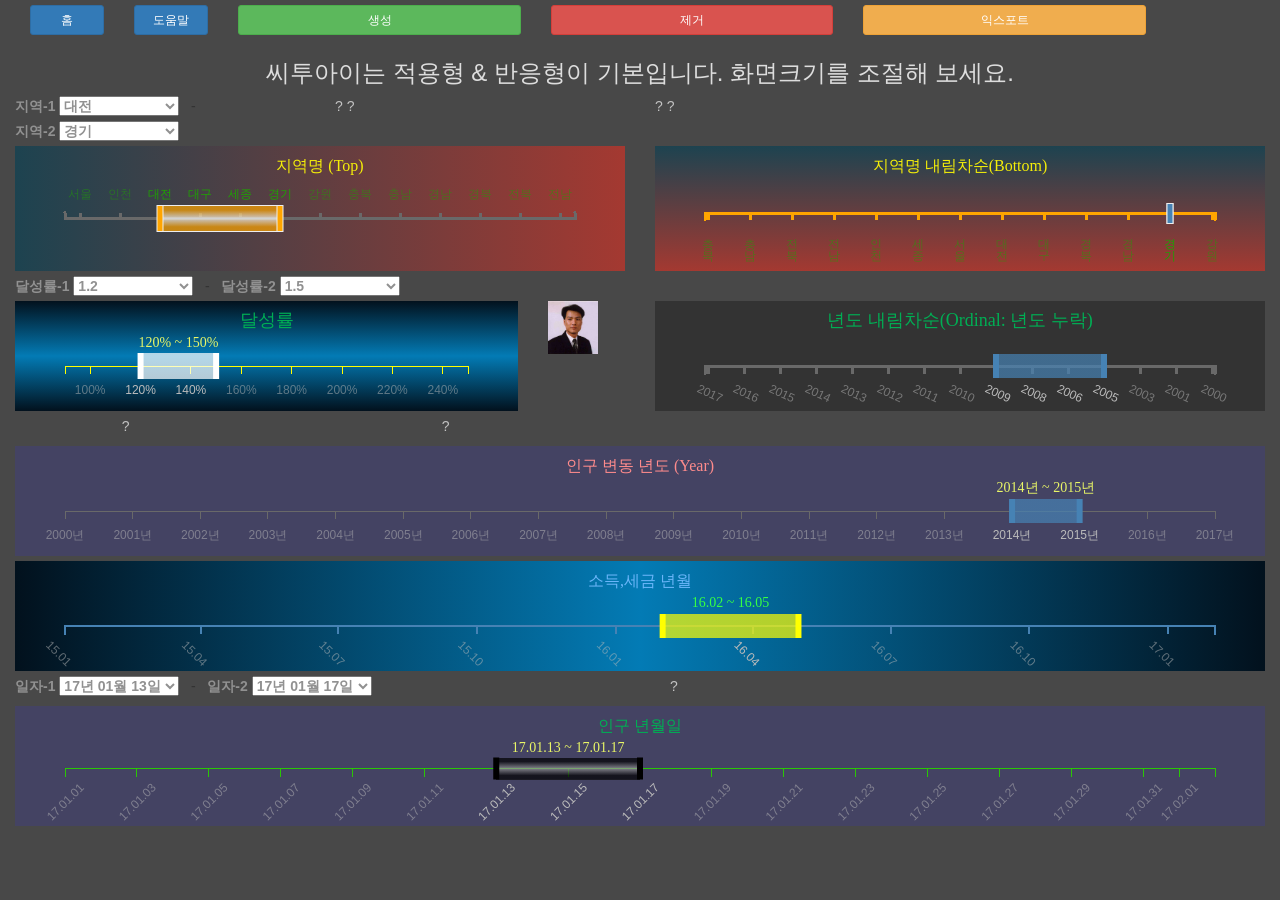
<file: c2i_CompSliderRange.html>
<!DOCTYPE html>
<html lang="en">
<head>
    <title>범위 슬라이더(수평) for C2I</title>
    <meta charset="utf-8">
    <meta name="viewport" content="width=device-width, user-scalable=no, minimum-scale=1.0, maximum-scale=1.0">

    <script src="assets/lib/d3.min.js" charset="utf-8"></script>
    <script src="assets/lib/three.min.js"></script>

    <script src="assets/js/c2i.v2.min.js"></script>

    <script src="assets/i18n/c2i_kr.js"></script>
    <!-- 다국어 사용시 아래 스크립트 필요합니다. (사용하지 않으면 제거) -->
    <!--<script src="../assets/i18n/c2i_en.js"></script>-->
    <!--<script src="../assets/i18n/c2i_jp.js"></script>-->
    <!--<script src="../assets/i18n/c2i_ch.js"></script>-->

    <!-- 정품 인증번호 발급 및 적용시 아래 스크립트 필요합니다. -->
    <!--<script src="../assets/c2iLicenseKey.js"></script>-->

    <link rel="stylesheet" href="assets/css/bootstrap.min.css">
    <link rel="stylesheet" href="assets/css/c2i.v2.min.css">
    <link rel="stylesheet" href="assets/css/demo.css">
    <link rel="shortcut icon" type="image/png" href="favicon.png"/>
    <style>
        body {
            background-color: #484848;
        }
        label{
            color: #919191;
        }
        p{
            color: #c3c3c3;
        }
        select{
            width: 120px;
        }
    </style>
</head>
<body>
<div class="container-fluid">
    <div class="row" style="margin: 5px 0;">
        <div class="col-md-1">
            <a href="index.html#c2iDemo" style="color: white"><div class="btn btn-primary btn-sm btn-group-justified">홈</div></a>
        </div>
        <div class="col-md-1">
            <div id="c2iGuide" class="btn btn-primary btn-sm btn-group-justified">도움말</div>
        </div>
        <div class="col-md-3">
            <div id="create" class="btn btn-success btn-sm btn-group-justified">생성</div>
        </div>
        <div class="col-md-3">
            <div id="clear" class="btn btn-danger btn-sm btn-group-justified">제거</div>
        </div>
        <div class="col-md-3">
            <div id="save" class="btn btn-warning btn-sm btn-group-justified">익스포트</div>
        </div>
    </div>

    <div class="row">
        <div class="col-md-12">
            <h3 style="text-align: center; color: #ddd">씨투아이는 적용형 & 반응형이 기본입니다. 화면크기를 조절해 보세요.</h3>
        </div>
    </div>

    <div id="c2iGuideInfo" class="c2iHidden c2iGuideInfo">
        <div class="container">
            <button id="c2iGuideClose" class="btn btn-primary btn-sm float my-float">닫기</button>
            <div class="page-header">
                <h1 class="text-primary">씨투아이 슬라이더 컴포넌트</h1>
                <p>선형(숫자), Ordinal(문자기반), 일자(년,년월,년월일 등) 기반 슬라이더 제공.</p>
                <p>씨투아이는 적용형 & 반응형이 기본입니다. 화면크기를 조절해 보세요.</p>
            </div>

            <!-- 데모 따라하기-->
            <h3>데모 따라하기</h3>
            <div class="row">
                <div class="col-md-12">0.범위 시작 및 끝 부분 드래그시 상호간 역할 바뀌면서 자동 실행됩니다.</div>
            </div>
            <div class="row">
                <div class="col-md-12">&nbsp;&nbsp; 예: 애니메이션 시간에 따라 동작 속도 상이.</div>
            </div>
            <div class="row">
                <div class="col-md-12">&nbsp;&nbsp; 아무곳이나 클릭시 최소 단위 설정할지 고민 중입니다. 그 이유는 미 선정시 전체 개념으로 사용 가능합니다.</div>
            </div>
            <div class="row">
                <div class="col-md-3">1.드래그(클릭)시 이벤트 발생 기능</div>
                <div class="col-md-8">드래그 종료시 이벤트 발생.(두 가지 동시 지원 가능)</div>
            </div>

            <!-- 데이터 구조-->
            <h3>데이터 구조: 문자 배열, 숫자 범위 배열</h3>
            <div class="row">
                <div class="col-md-2">0.문자 배열</div>
                <div class="col-md-9">
                    <pre><code>
    var data = ['서울','인천','대전','대구','세종','경기'];
    c2i.ui.slider('#c2iSlider', options).data(data)render();
                    </code></pre>
                </div>
            </div>
            <div class="row">
                <div class="col-md-2">1.숫자 범위 배열</div>
                <div class="col-md-9">
                    <pre><code>
    var data = [0.9, 2.5];
    c2i.ui.slider('#c2iSlider', options).data(data)render();
                    </code></pre>
                </div>
            </div>

            <!-- 개발자 코딩 제공 부분 -->
            <h3>개발자 코딩 제공 부분</h3>
            <p>홈, 도움말, 생성,제거는 <strong>개발자가 씨투아이 API등을 활용하여 임의로 코딩</strong>하여 제공한 UI 입니다.</p>
        </div>
    </div>

    <div class="row">
        <div class="col-md-3">
            <label for="currentArea1" >지역-1
                <select id='currentArea1'></select>
            </label>
            &nbsp - &nbsp
            <label for="currentArea2" > 지역-2
                <select id='currentArea2'></select>
            </label>
        </div>
        <div class="col-md-3">
            <p id="areaName1" style="display: inline">?</p>
            <p id="areaName3" style="display: inline">?</p>
        </div>
        <div class="col-md-6">
            <p id="areaName2" style="display: inline">?</p>
            <p id="areaName4" style="display: inline">?</p>
        </div>
    </div>

    <div class="row">
        <div class="col-md-6">
            <div id="c2iOrdinal01" class="c2iSlider c2iNoSelect"></div>
        </div>
        <div class="col-md-6">
            <div id="c2iOrdinal02" class="c2iSlider c2iNoSelect"></div>
        </div>
    </div>

    <div class="row">
        <div class="col-md-6">
            <label for="c2iLinear01Select1" >달성률-1
                <select id='c2iLinear01Select1'></select>
            </label>
            &nbsp - &nbsp
            <label for="c2iLinear01Select2" >달성률-2
                <select id='c2iLinear01Select2'></select>
            </label>
        </div>
    </div>

    <div class="row">
        <div class="col-md-5">
            <div id="c2iLinear01" class="c2iSlider c2iNoSelect"></div>
        </div>
        <div class="col-md-1">
            <div>
                <img id="myPic" src="assets/img/Han.jpg" width="50px" alt="">
            </div>
        </div>
        <div class="col-md-6">
            <div id="c2iLinear02" class="c2iSlider c2iNoSelect"></div>
        </div>
    </div>

    <div class="row">
        <div class="col-md-offset-1 col-md-3">
            <p id="date1">?</p>
        </div>
        <div class="col-md-4">
            <p id="date2">?</p>
        </div>
    </div>
    <div class="row">
        <div class="col-md-12">
            <div id="c2iTime01" class="c2iSlider c2iNoSelect"></div>
        </div>
    </div>
    <div class="row">
        <div class="col-md-12">
            <div id="c2iTime02" class="c2iSlider c2iNoSelect"></div>
        </div>
    </div>
    <div class="row">
        <div class="col-md-6">
            <label for="c2iTime03Select1" >일자-1
                <select id='c2iTime03Select1'></select>
            </label>
            &nbsp - &nbsp
            <label for="c2iTime03Select2" >일자-2
                <select id='c2iTime03Select2'></select>
            </label>
        </div>
        <div class="col-md-6">
            <div class="col-md-4">
                <p id="date3">?</p>
            </div>
        </div>
    </div>
    <div class="row">
        <div class="col-md-12">
            <div id="c2iTime03" class="c2iSlider c2iNoSelect"></div>
        </div>
    </div>
</div>

<script>
    /*
     대.소문자는 반드시 준수해야 합니다.
     옵션이 없거나(미정의) '' 이면, 필수요소는 기본값 자동 적용되며 불필요한 옵션은 자동으로 적용되지 않습니다.
     *** 공통 정보
         -. isResponsive: true, false (기본값: false)
         -. width (단위: %, px) : % -> 상위 컨테이너 대비, px -> 절대 사이즈인 경우.(미 설정시 상위의 100% 설정)
         -. aspectRatio : 4:3 (= 1.333), 16:9 (= 1.777) 기본값, 또는 width 대비 % 설정 가능
         -. height (단위: px) : aspectRatio 없이 height 설정하면 적용 가능.(비 반응형시 추천)
         -. theme : #efefef, #444363, #333333 (제거: none), linear-gradient(to right, #02111d, #037bb5, #02111d)
         -. lang : 언어 설정(기본값:'kr')
         -. margin : x,y축이 설정 및 점유하는 영역.
                     기본값 margin
                       .Horizontal인 경우 {top: 0, left: 50, right: 50, bottom: 10} 참고
                       .Vertical인 경우 {top: 50, left: 50, right: 50, bottom: 10} 참고
         -. easing : 애니메이션시 적용될 기본 알고리즘(linear: 기본값, elastic, exp, bounce..)
         -. duration: 50~1500 ms(기본값 500)

         -. data : 씨투아이에 주입될 데이터 객체로서 직접 주입해도 되며, 다른 옵션 처럼 추후 주입해도 됩니다.
                .년월일의 경우: 시간은 항상 00:00:00로 설정해서 주입해야 합니다. 그렇지 않으면 시간만큼 오차 발생.
         -. currentValues : 현재 값 정보.(없으면 첫 번째 값)
                           .년도만 사용할 경우: 월일은 항상 1월1일로 설정해야 합니다. 그렇지 않으면 월일만큼 오차 발생. 또는 ordinal 처리 권장
                           .년월의 경우: 일자는 항상 1일로 설정, 그렇지 않으면 일자만큼 오차 발생.
                           .년월일의 경우: 시간은 항상 00:00:00로 설정해야 합니다. 그렇지 않으면 시간만큼 오차 발생.
         -. sort: asc, desc, '' (scale이 ordinal인 경우만 적용)
         -. isRange: 범위 슬라이더 여부.
                     이때 currentValues는 배열도 가능하며, 순서 없이 입력해도 내부에서 정렬하여 처리합니다.

         -. targetChart: c2i targetChart 존재시 targetChart 데이터 & colNm 설정
         -. colNm : c2i targetChart 존재시 해당 컬럼 설정
         -. scale : ordinal, linear, time
            .ordinal : 부서명, 지역명, 성명 등의 데이터 종류
            .linear : 자연수, 정수, 실수 등의 데이터 종류
            .time : 년도,년월,년월일 등의 데이터 종류.
                .년도의 경우 월일은 항상 1월1일로 설정해야 합니다. 그렇지 않으면 월일만큼 오차 발생. 또는 ordinal 처리 권장
                .년월의 경우 일자는 항상 1일로 설정해야 합니다. 그렇지 않으면 일자만큼 오차 발생.
                .년월일의 경우 시간은 항상 00:00:00로 설정해야 합니다. 그렇지 않으면 시간만큼 오차 발생.
         -. format: 슬라이더 축 tick 값 포멧.(ordinal은 무시)
                ('%y.%m.%d': 18.10.22, '%Y.%m.%d': 2018.10.22, '.0%': 90.5%, ',f': 실수, ',d': 정수)
         -. fonts : 슬라이더 축 tick 값 표시 폰트 (기본값 : ["helvetica", "11px", "dimgray"])

         -. caption : 슬라이더 제목명
         -. captionFonts : 슬라이더 제목 표시 폰트 (기본값 : ["helvetica", "16px", "dimgray"])
         -. posXY : 슬라이더 제목 위치 ['middle','top']
         -. dx, dy: 슬라이더 제목 위치 세부 조정용도

         -. isDev : 개발 모드 여부.
                .true: 실행시 로그 정보 표시

     *** axis
         -. type : 슬라이더 유형.(Horizontal, Vertical) (기본값 : Horizontal)
         -. axisPos : 슬라이더 축 대비 tick 값 위치 top/bottom, left/right (기본값 : bottom)
         -. ticks : 슬라이더 축의 표시할 값의 갯수 (기본값 : 10)
         -. tickPad : ordinal인 경우 슬라이더 축의 처음, 끝의 여유 공간비율 (기본값 : 0)
         -. tickSize : 슬라이더 축의 tick 크기 (기본값 : 6)
         -. stroke: 슬라이더 축의 색상(기본값 : dimgray)
         -. strokeWidth: 슬라이더 축의 두께 (기본값 : 1px)

         -. xLabel : 슬라이더 축 레이블 표시 방법
                    (isVertical : 한글 세로 표시(기본 false), rotate : -90 ~ 90 권장(기본값 : 없음), dy: -5)
         -. indicator: 초기 또는 현재 값 지시자 설정.
                { width: 5, height: 26, rx:0, ry: 0, opacity: 0.7, color:'orange' }
         -. indicatorLabel: 초기 또는 현재 값 지시자 명칭 표시 설정.
                { fonts:['맑은 고딕','16px','#fe0029'], prefix:'여긴 ', suffix:' 실적', dx:0, dy:50}

     *** method
         -. move, moveEnd
             마우스 또는 지시자 이동시 발생합니다.
             또한 개발자는 전달되는 파라메터의 발생 소스(fromSource)와 데이터를 확인하여 추가적인 알고리즘을 처리합니다.
     */
    function moveInfo(fromSource, data){
        console.log(fromSource.container + ',' + fromSource.selector + ' moveInfo ');

        ///////  개발자 코드  //////
        if (fromSource.container.indexOf('c2iOrdinal01') > -1) {
            document.querySelector('#areaName1').innerHTML = data.position.length ? data.position : '?';
        }
        if (fromSource.container.indexOf('c2iLinear01') > -1) {
            var info = d3.format(c2iOption3.format)(data.position[0]) + ' ~ ' + d3.format(c2iOption3.format)(data.position[1]);
            document.querySelector('#areaName3').innerHTML = info;
            d3.select('#myPic')
                .style('width', parseInt(data.position[0]/2*100) + 'px')
                .style('height', parseInt(data.position[1]/2*100) + 'px');
        }
        if (fromSource.container.indexOf('c2iTime02') > -1) {
            var info = d3.time.format(c2iOption6.format)(data.position[0]) + ' ~ ' + d3.time.format(c2iOption6.format)(data.position[1]);
            document.querySelector('#date2').innerHTML = info;
        }
        if (fromSource.container.indexOf('c2iTime03') > -1) {
            var info = d3.time.format(c2iOption7.format)(data.position[0]) + ' ~ ' + d3.time.format(c2iOption7.format)(data.position[1]);
            document.querySelector('#date3').innerHTML = info;
        }
    }

    function moveEndInfo(fromSource, data){
        console.log(fromSource.container + ',' + fromSource.selector + ' moveEndInfo ');
        ///////  개발자 코드  //////
        if (fromSource.container.indexOf('c2iOrdinal02') > -1) {
            document.querySelector('#areaName2').innerHTML = data.position.length ? data.position : '?';
        }
        if (fromSource.container.indexOf('c2iLinear02') > -1) {
            document.querySelector('#areaName4').innerHTML = data.position;
        }
        if (fromSource.container.indexOf('c2iTime01') > -1) {
            var info = d3.time.format(c2iOption5.format)(data.position[0]) + ' ~ ' + d3.time.format(c2iOption5.format)(data.position[1]);
            document.querySelector('#date1').innerHTML = info;
        }
    }
    ///////////////////
    var c2iOption = {
        isResponsive: true, width: '100%', height: '125px', theme: 'linear-gradient(to right, rgb(29, 67, 80), rgb(164, 57, 49))',
        margin : {top: 20, left: 50, right: 50, bottom: 0},
        easing:'back', duration : 1200,
        data : undefined, // targetChart 없을 경우 String 배열 주입 후 진행.
        step: '', // 문자: '', 숫자: .2
        currentValues: ['대전', '경기'],
        sort:'', // asc, desc, '' (scale이 ordinal인 경우만 적용됩니다)
        isRange: true, // 범위 슬라이더 여부

        // axisPos:top/bottom,
        // ticks : ordinal은 무시, time & linear는 0 인 경우 모든 데이터 표시
        // xPad : ordinal인 경우 처음, 끝의 여유 공간율
        axis: { type:'Horizontal', axisPos:'top', ticks:5, tickPad: 10, tickSize: 6, xPad:0.5, stroke:'dimgray', strokeWidth: '3px',
            xLabel: { rotate: 0, isVertical: false, dy: -5}},
        // stroke: range stroke
        indicator: { width: 5, height: 26, rx:0, ry: 0, opacity: 0.7, color: ['orange','#fff'], stroke:'#eee' },
        indicatorLabel: { fonts:['맑은 고딕','16px','#fe0029'], prefix:'여긴 ', suffix:' 실적', dx:0, dy:40}, //dy: -10, 40

        targetChart: undefined, // targetChart 존재시 targetChart 데이터 & colNm 체크 및 상위 data 주입
        // scale : time, ordinal, linear 택일
        colNm: '', scale: 'ordinal', format:'', fonts:['helvetica','12px','#209f05'],
        caption:'지역명 (Top)', captionFonts:['맑은 고딕','16px','#f4ee09'], posXY: ['middle','top'], dx:0, dy:5,
        method:{move:moveInfo}, // , moveEnd: moveEndInfo
        isDev: false
    };

    var data = ['서울','인천','대전','대구','세종','경기','강원','충북','충남','경남','경북','전북','전남'];

    var c2iOrdinal1 = c2i.ui.slider('#c2iOrdinal01', c2iOption).data(data).render();
    var op2 = c2i.util.deepClone(c2iOption);
    op2.theme = 'linear-gradient(to bottom, rgb(29, 67, 80), rgb(164, 57, 49))';
    op2.caption = '지역명 내림차순(Bottom)';
    op2.margin.top = 10;
    op2.easing = 'bounce';
    op2.duration = 2000;
    op2.sort = 'desc';
    op2.axis.axisPos = 'bottom';
    op2.axis.stroke = 'orange';
    op2.axis.xPad = 0;
    op2.axis.xLabel.isVertical = true;
    op2.dy = 15;
    op2.indicatorLabel.dy = -5;
    op2.indicator.color = 'steelblue';
    op2.indicator.width = 8;
    op2.indicator.height = 20;
    op2.indicatorLabel.prefix = '나는 ';
    op2.indicatorLabel.suffix = ' 계획';
    op2.indicatorLabel.fonts = ['맑은 고딕','16px','#0088ff'];
    op2.currentValues = '경기';
    delete op2.method.move;
    op2.method.moveEnd = moveEndInfo;
    var c2iOrdinal2 = c2i.ui.slider('#c2iOrdinal02', op2).data(data).render();

    var c2iOption3 = {
        isResponsive: true, width: '100%', height: '110px', theme: 'linear-gradient(to bottom, #02111d, #037bb5, #02111d)',
        margin : {top: 20, left: 50, right: 50, bottom: 0},
        duration : 500,
        data : undefined, // targetChart 없을 경우 String 배열 주입 후 진행.
        step: 0.1, // 문자: '', 숫자: .2
        currentValues: [1.2, 1.5],
        sort:'', // asc, desc, '' (scale이 ordinal인 경우만 적용됩니다)
        isRange: true, // 범위 슬라이더 여부

        // ticks : ordinal은 무시, time & linear는 0 인 경우 모든 데이터 표시
        axis: { type:'Horizontal', axisPos:'bottom', ticks:10, tickPad: 10, tickSize: 8, stroke:'yellow', strokeWidth: '1px',
            xLabel: {rotate: 0, isVertical: false, dy: 10}},
        indicator: { width: 5, height: 26, rx:0, ry: 0, opacity: 0.7, color:'white' },
        indicatorLabel: { fonts:['맑은 고딕','14px','#e9f667'], prefix:'', suffix:' 달성', dx:0, dy:-15 },

        targetChart: undefined, // targetChart 존재시 targetChart 데이터 & colNm 체크 및 상위 data 주입
        // scale : time, ordinal, linear 택일
        colNm: '', scale: 'linear', format:'.0%', fonts:['helvetica','12px','#bbb'],
        caption:'달성률', captionFonts:['맑은 고딕','18px','#00ae54'], posXY: ['middle','top'], dx:0, dy:5,
        method:{move:moveInfo}, // , moveEnd: moveEndInfo
        isDev: false
    };

    var data3 = [0.9, 2.5];
    var c2iLinear1 = c2i.ui.slider('#c2iLinear01', c2iOption3).data(data3).render();

    var c2iOption4 = {
        isResponsive: true, width: '100%', height: '110px', theme: '#333333',
        margin : {top: 20, left: 50, right: 50, bottom: 0},
        duration : 750,
        data : undefined, // targetChart 없을 경우 String 배열 주입 후 진행.
        step: '', // 문자: '', 숫자: .2
        currentValues: [2005, 2009], // ordinal인 경우 없는 값 설정시 오류 발생합니다.
        sort:'desc', // asc, desc, '' (scale이 ordinal인 경우만 적용됩니다)
        isRange: true, // 범위 슬라이더 여부

        // ticks : ordinal은 무시, time & linear는 0 인 경우 모든 데이터 표시
        axis: { type:'Horizontal', axisPos:'bottom', ticks:5, tickPad: 10, tickSize: 8, xPad:0.0, stroke:'dimgray', strokeWidth: '3px',
            xLabel: {rotate: 25, isVertical: false, dy: 10}},
        indicator: { width: 16, height: 24, rx:6, ry: 6, opacity: 0.7, color:'steelblue' },
        indicatorLabel: { fonts:['맑은 고딕','14px','#e9f667'], prefix:'', suffix:' 현재', dx:0, dy:-15 },

        targetChart: undefined, // targetChart 존재시 targetChart 데이터 & colNm 체크 및 상위 data 주입
        // scale : time, ordinal, linear 택일
        colNm: '', scale: 'ordinal', format:'', fonts:['helvetica','12px','#bbb'],
        caption:'년도 내림차순(Ordinal: 년도 누락)', captionFonts:['맑은 고딕','18px','#00ae54'], posXY: ['middle','top'], dx:0, dy:5,
        method:{moveEnd:moveEndInfo}, // , move:moveInfo
        isDev: false
    };

    var data4 = [2017,2000,2001,2003,2005,2006,2008,2009,2010,2011,2012,2013,2014,2015,2016];
    var c2iOrdinal11 = c2i.ui.slider('#c2iLinear02', c2iOption4).data(data4).render();

    var c2iOption5 = {
        isResponsive: true, width: '100%', height: '110px', theme: '#444363',
        margin : {top: 20, left: 50, right: 50, bottom: 0},
        duration : 750,
        data : undefined, // targetChart 없을 경우 String 배열 주입 후 진행.
        currentValues: ['2014-01-01', '2015-01-01'],
        sort:'desc', // asc, desc, '' (scale이 ordinal인 경우만 적용됩니다)
        isRange: true, // 범위 슬라이더 여부

        // ticks : ordinal은 무시, time & linear는 0 인 경우 모든 데이터 표시
        axis: { type:'Horizontal', axisPos:'bottom', ticks:0, tickPad: 10, tickSize: 8, stroke:'dimgray', strokeWidth: '1px',
            xLabel: {rotate: 0, isVertical: false, dy: 10}
        },
        indicator: { width: 22, height: 24, rx:6, ry: 6, opacity: 0.7, color:'steelblue'},
        indicatorLabel: { fonts:['맑은 고딕','14px','#e9f667'], prefix:'현재 ', suffix:' 기준', dx:0, dy:-15 },

        targetChart: undefined, // targetChart 존재시 targetChart 데이터 & colNm 체크 및 상위 data 주입
        // scale : time, ordinal, linear 택일
        colNm: '', scale: 'time', format:'%Y년', fonts:['helvetica','12px','#bbb'],
        caption:'인구 변동 년도 (Year)', captionFonts:['맑은 고딕','16px','#fe8b8c'], posXY: ['middle','top'], dx:0, dy:5,
        method:{moveEnd:moveEndInfo},
        isDev: false
    };

    // 년도의 경우 월일은 항상 1월1일로 설정해야 합니다. 그렇지 않으면 월일만큼 오차 발생. 또는 ordinal 처리 권장
    var data5 = ['2017-01-01','2000-01-01','2001-01-01','2002-01-01','2003-01-01','2004-01-01','2005-01-01','2006-01-01','2007-01-01','2008-01-01','2009-01-01',
        '2010-01-01','2011-01-01','2012-01-01','2013-01-01','2014-01-01','2015-01-01','2016-01-01'];
    var c2iTime1 = c2i.ui.slider('#c2iTime01', c2iOption5).data(data5).render();

    var c2iOption6 = {
        isResponsive: true, width: '100%', height: '110px', theme: 'linear-gradient(to left, #02111d, #037bb5, #02111d)',
        margin : {top: 20, left: 50, right: 50, bottom: 0},
        duration : 750,
        data : undefined, // targetChart 없을 경우 String 배열 주입 후 진행.
        currentValues: ['2016-02-01','2016-05-01'],
        sort:'', // asc, desc, '' (scale이 ordinal인 경우만 적용됩니다)
        isRange: true, // 범위 슬라이더 여부

        // ticks : ordinal은 무시, time & linear는 0 인 경우 모든 데이터 표시
        axis: { type:'Horizontal', axisPos:'bottom', ticks:10, tickPad: 10, tickSize: 8, stroke:'steelblue', strokeWidth: '2px',
            xLabel: {rotate: 45, isVertical: false, dy: 10}},
        indicator: { width: 24, height: 24, rx:12, ry: 12, opacity: 0.7, color:'yellow' },
        indicatorLabel: { fonts:['맑은 고딕','14px','#36ff43'], prefix:'', suffix:' 현재', dx:0, dy:-15 },

        targetChart: undefined, // targetChart 존재시 targetChart 데이터 & colNm 체크 및 상위 data 주입
        // scale : time, ordinal, linear 택일
        colNm: '', scale: 'time', format:'%y.%m', fonts:['helvetica','12px','#bbb'],
        caption:'소득,세금 년월', captionFonts:['맑은 고딕','16px','#6ab5f9'], posXY: ['middle','top'], dx:0, dy:5,
        method:{move:moveInfo}, // , moveEnd: moveEndInfo
        isDev: false
    };

    // 년월의 경우 일자는 항상 1일로 설정해야 합니다. 그렇지 않으면 일자만큼 오차 발생.
    var data6 = ['2017-02-01','2015-01-01','2015-02-01','2015-03-01','2015-04-01','2015-05-01','2015-06-01','2015-07-01','2015-08-01','2015-09-01','2015-10-01',
        '2015-11-01','2015-12-01','2016-01-01','2016-02-01','2016-03-01','2016-04-01','2016-05-01','2016-06-01','2016-07-01','2016-08-01','2016-09-01','2016-10-01',
        '2016-11-01','2016-12-01','2017-01-01'];
    var c2iTime2 = c2i.ui.slider('#c2iTime02', c2iOption6).data(data6).render();

    var c2iOption7 = {
        isResponsive: true, width: '100%', height: '120px', theme: '#444363',
        margin : {top: 10, left: 50, right: 50, bottom: 5},
        easing: 'elastic', duration : 1000,
        data : undefined, // targetChart 없을 경우 String 배열 주입 후 진행.
        currentValues: ['2017-01-13T00:00:00','2017-01-17T00:00:00'], // 일자는 반드시 시:분:초 필수(T는 IE 때문에)
        sort:'', // asc, desc, '' (scale이 ordinal인 경우만 적용됩니다)
        isRange: true, // 범위 슬라이더 여부

        // ticks : ordinal은 무시, time & linear는 0 인 경우 모든 데이터 표시
        axis: { type:'Horizontal', axisPos:'bottom', ticks:10, tickPad: 10, tickSize: 8, stroke:'#2ac705', strokeWidth: '1px',
            xLabel: {rotate: -45, isVertical: false, dy: 10}},
        indicator: { width: 5, height: 22, rx:0, ry: 0, opacity: 0.7, color: ['#000','#999'] },
        indicatorLabel: { fonts:['맑은 고딕','14px','#e9f667'], prefix:'오늘은 ', suffix:'', dx:0, dy:-10 },

        targetChart: undefined, // targetChart 존재시 targetChart 데이터 & colNm 체크 및 상위 data 주입
        // scale : time, ordinal, linear 택일
        colNm: '', scale: 'time', format:'%y.%m.%d', fonts:['helvetica','12px','#bbb'],
        caption:'인구 년월일', captionFonts:['맑은 고딕','16px','#00ae54'], posXY: ['middle','top'], dx:0, dy:15,
        method:{move:moveInfo}, // , moveEnd: moveEndInfo
        isDev: true
    };

    // 년월일의 경우 시간은 항상 T00:00:00로 설정해야 합니다.(T는 IE 때문에) 그렇지 않으면 시간만큼 오차 발생.
    var data7 = [
        '2017-02-02T00:00:00','2017-01-01T00:00:00','2017-01-02T00:00:00','2017-01-03T00:00:00','2017-01-04T00:00:00',
        '2017-01-05T00:00:00','2017-01-06T00:00:00','2017-01-07T00:00:00','2017-01-08T00:00:00','2017-01-09T00:00:00',
        '2017-01-10T00:00:00','2017-01-11T00:00:00','2017-01-12T00:00:00','2017-01-13T00:00:00','2017-01-14T00:00:00',
        '2017-01-15T00:00:00','2017-01-16T00:00:00','2017-01-17T00:00:00','2017-01-18T00:00:00','2017-01-19T00:00:00',
        '2017-01-20T00:00:00','2017-01-21T00:00:00','2017-01-22T00:00:00','2017-01-23T00:00:00','2017-01-24T00:00:00',
        '2017-01-25T00:00:00','2017-01-26T00:00:00','2017-01-27T00:00:00','2017-01-28T00:00:00','2017-02-01T00:00:00'];
    var c2iTime3 = c2i.ui.slider('#c2iTime03', c2iOption7).data(data7).render();

    _setSelectBoxes();

    function _setSelectBoxes() {
        var area1 = c2iOption.currentValues[0]; var area2 = c2iOption.currentValues[1];
        d3.select('#currentArea1')
            .on('change', function() {
                area1 = this.value;
                c2iOrdinal1.currentValues([this.value, area2]);
                c2iOrdinal2.currentValues([this.value, area2]);
            })
            .selectAll('option').data(data)
            .enter().append('option')
            .attr('value', function(d) { return d; })
            .property('selected', function(d) {return d === area1; })
            .html(function(d) { return d; });

        d3.select('#currentArea2')
            .on('change', function() {
                area2 = this.value;
                c2iOrdinal1.currentValues([this.value, area1]);
                c2iOrdinal2.currentValues([this.value, area1]);
            })
            .selectAll('option').data(data)
            .enter().append('option')
            .attr('value', function(d) { return d; })
            .property('selected', function(d) {return d === area2; })
            .html(function(d) { return d; });

        var ratio1 = c2iOption3.currentValues[0]; var ratio2 = c2iOption3.currentValues[1];
        d3.select('#c2iLinear01Select1')
            .on('change', function() {
                ratio1 = this.value;
                c2iLinear1.currentValues([this.value, ratio2]);
            })
            .selectAll('option').data(c2iLinear1.data())
            .enter().append('option')
            .attr('value', function(d) { return d; })
            .property('selected', function(d) {return d === ratio1; })
            .html(function(d) { return d; });

        d3.select('#c2iLinear01Select2')
            .on('change', function() {
                ratio2 = this.value;
                c2iLinear1.currentValues([this.value, ratio1]);
            })
            .selectAll('option').data(c2iLinear1.data())
            .enter().append('option')
            .attr('value', function(d) { return d; })
            .property('selected', function(d) {return d === ratio2; })
            .html(function(d) { return d; });

        var date1 = new Date(c2iOption7.currentValues[0]); var date2 = new Date(c2iOption7.currentValues[1]);
        d3.select('#c2iTime03Select1')
            .on('change', function() {
                date1 = this.value;
                c2iTime3.currentValues([this.value, date2]);
            })
            .selectAll('option').data(c2iTime3.data())
            .enter().append('option')
            .attr('value', function(d) { return d; })
            .property('selected', function(d) {
                return d.getTime() === date1.getTime(); })
            .html(function(d) { return d3.time.format('%y년 %m월 %d일')(d); });
        d3.select('#c2iTime03Select2')
            .on('change', function() {
                date2 = this.value;
                c2iTime3.currentValues([this.value, date1]);
            })
            .selectAll('option').data(c2iTime3.data())
            .enter().append('option')
            .attr('value', function(d) { return d; })
            .property('selected', function(d) {return d.getTime() === date2.getTime(); })
            .html(function(d) { return d3.time.format('%y년 %m월 %d일')(d); });
    }
</script>
<script>
    d3.select('#clear').on('click', function() {
        if (c2iTime1) {
            c2iTime1.clear(); c2iTime2.clear(); c2iTime3.clear();
            c2iTime1 = undefined; c2iTime2 = undefined; c2iTime3 = undefined;
        }
    });

    d3.select('#create').on('click', function() {
        if (!c2iTime1) {
            c2iTime1 = c2i.ui.slider('#c2iTime01', c2iOption5).data(data5).render();
            c2iTime2 = c2i.ui.slider('#c2iTime02', c2iOption6).data(data6).render();
            c2iTime3 = c2i.ui.slider('#c2iTime03', c2iOption7).data(data7).render();
        }
    });

    d3.select('#save').on('click', exportImage);
    function exportImage(){
        c2i.util.exportImage(['#c2iOrdinal01', '#c2iOrdinal02', '#c2iLinear01', '#c2iLinear02']);
        if (c2iTime1) {
            c2i.util.exportImage(['#c2iTime01', '#c2iTime02', '#c2iTime03']);
        }
    }

    d3.select('#c2iGuide').on('click', c2iGuide);
    d3.select('#c2iGuideClose').on('click', c2iGuideClose);

    function c2iGuide() {
        d3.select('#c2iGuideInfo').classed('c2iHidden', !d3.select('#c2iGuideInfo').classed('c2iHidden'));
    }
    function c2iGuideClose() {
        d3.select('#c2iGuideInfo').classed('c2iHidden', true);
    }
</script>
</body>
</html>
</file>
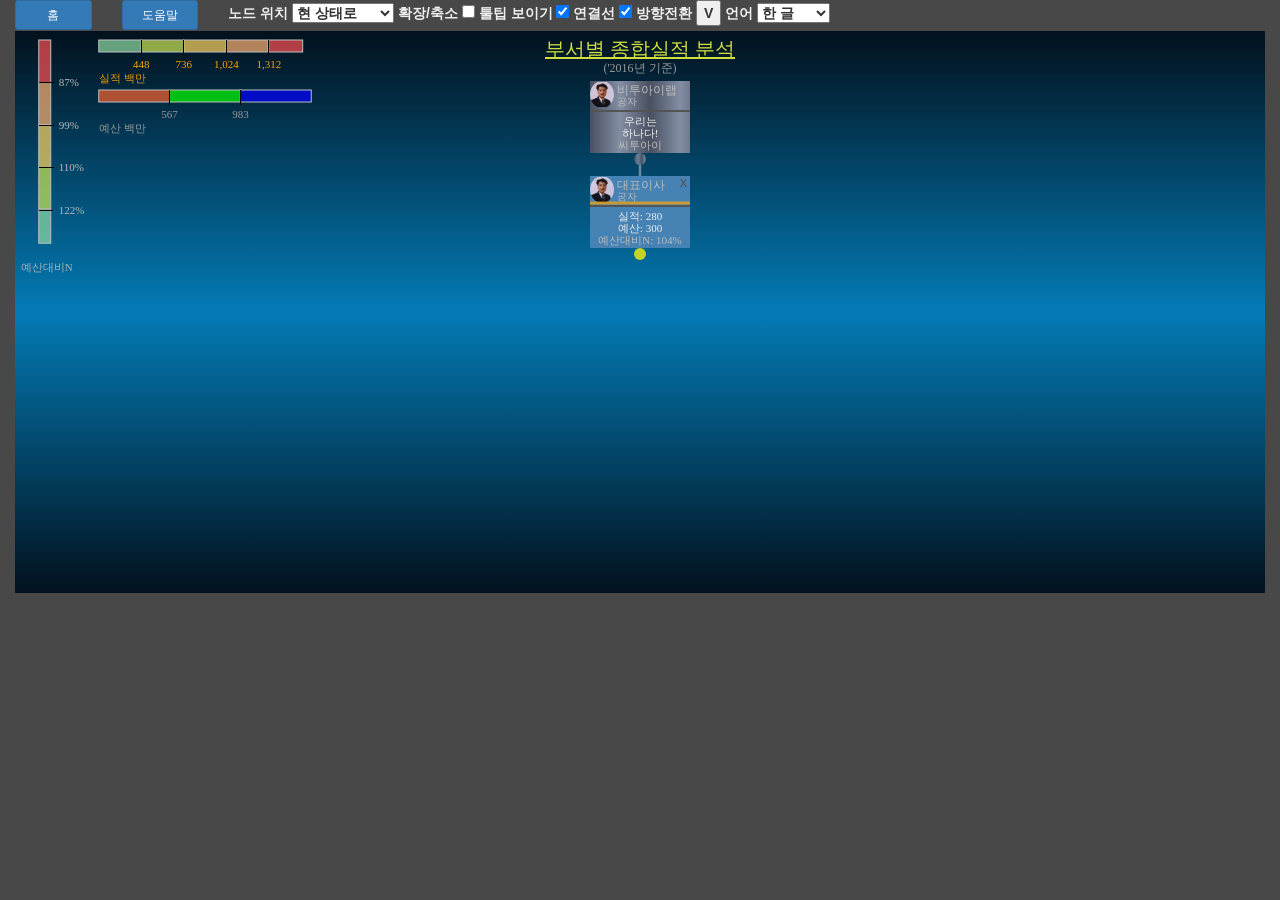
<file: c2i_Hi.html>
<!DOCTYPE html>
<html lang="en">
<head>
    <meta charset="UTF-8">
    <title>계층차트 for C2I</title>
    <meta name="viewport" content="width=device-width, user-scalable=no, minimum-scale=1.0, maximum-scale=1.0">

    <script src="assets/lib/d3.min.js" charset="utf-8"></script>
    <script src="assets/lib/three.min.js"></script>

    <script src="assets/js/c2i.v2.min.js"></script>

    <script src="assets/i18n/c2i_kr.js"></script>
    <!-- 다국어 사용시 아래 스크립트 필요합니다. (사용하지 않으면 제거) -->
    <script src="assets/i18n/c2i_en.js"></script>
    <script src="assets/i18n/c2i_jp.js"></script>
    <script src="assets/i18n/c2i_ch.js"></script>

    <!-- 정품 인증번호 발급 및 적용시 아래 스크립트 필요합니다. -->
    <!--<script src="../assets/c2iLicenseKey.js"></script>-->

    <link rel="stylesheet" href="assets/css/bootstrap.min.css">
    <link rel="stylesheet" href="assets/css/c2i.v2.min.css">
    <link rel="stylesheet" href="assets/css/demo.css">
    <link rel="shortcut icon" type="image/png" href="favicon.png"/>
    <style>
        body {
            background: #484848;
        }
        .c2iGuideInfo .my-float{
            position:fixed;
            width:60px;
            height:60px;
            top:40px;
            right:340px;
            border-radius:50px;
            text-align:center;
            z-index: 99;
        }
    </style>
</head>
<body>
<div id="c2iLegendFirst" class="c2iLegend c2iNoSelect" style="position:absolute; top: 30px; left: 80px; z-index:99"></div>
<div id="c2iLegendSecond" class="c2iLegend c2iNoSelect" style="position:absolute; top: 80px; left: 80px; z-index:99"></div>
<div id="c2iLegendThird" class="c2iLegend c2iNoSelect" style="position:absolute; top: 30px; left: 20px; z-index:99"></div>

<div class="container-fluid">
    <div class="row">
        <div class="col-md-1">
            <a href="index.html#c2iDemo" style="color: white"><div class="btn btn-primary btn-sm btn-group-justified">홈</div></a>
        </div>
        <div class="col-md-1">
            <div id="c2iGuide" class="btn btn-primary btn-sm btn-group-justified">도움말</div>
        </div>
        <div class="col-sm-8 col-md-8 col-lg-8">
            <div id="menu">
                <label for="currentNodePos" style="color: #eee">노드 위치
                    <select id='currentNodePos' style="color: #333">
                        <option value="">현 상태로</option>
                        <option value="center">x,y 중심으로</option>
                        <option value="centerAnchor">앵커 위치로</option>
                    </select>
                </label>
                <label for="bExpanded" style="color: #eee">확장/축소
                    <input id='bExpanded' type='checkbox' />
                </label>
                <label for="bTipEnabled" style="color: #eee">툴팁 보이기
                    <input id='bTipEnabled' type='checkbox' checked/>
                </label>
                <label for="bElbow" style="color: #eee">연결선
                    <input id='bElbow' type='checkbox' checked/>
                </label>
                <label for="changeDirection" style="color: #eee">방향전환
                    <input id='changeDirection' type='button' style="color: #333"/>
                </label>
                <label for="currentLang" style="color: #eee">언어
                    <select id='currentLang' style="color: #333">
                        <option value="kr">한 글</option>
                        <option value="en">English</option>
                        <option value="jp">日本語</option>
                        <option value="ch">中国語</option>
                    </select>
                </label>
            </div>
        </div>
    </div>

    <div id="c2iGuideInfo" class="row c2iHidden c2iGuideInfo">
        <div class="container">
            <button id="c2iGuideClose" class="btn btn-primary btn-sm my-float">닫기</button>
            <div class="page-header">
                <h1 class="text-primary">씨투아이 계층기반 컴포넌트</h1>
                <p>다음과 같은 정보 표출에 좋습니다.</p>
                <p>-.계층기반 데이터 구조의 동적 분석</p>
                <p>-.계층기반 구조 항목: 조직, 지역, 상품, 제품 구조 etc,.</p>
            </div>

            <!-- 데모 따라하기-->
            <h3>데모 따라하기</h3>
            <div class="row">
                <div class="col-md-12">1.드래그시 좌측 모서리를 기준으로 하므로 사진을 드래그하면 편리합니다.</div>
                <div class="col-md-12">&nbsp;-.드롭 위치는 노드를 사등분 하여 위치를 선정하며, 정렬 항목과 방식에 따라 위치가 결정됩니다.</div>
                <div class="col-md-12">&nbsp;-.드롭 위치: 우측 버튼 클릭하면 정렬 항목과 방식을 변경 가능하며, 사용자 정의는 사용자가 지정한 순서에 따라 결정됩니다.(매뉴얼 참조)</div>
                <div class="col-md-12">2.노드 항목은 옵션창에서 변경 가능하며, 이때 범례도 동시에 변경됩니다.</div>
                <div class="col-md-12">3.연결선을 클릭해 보세요. 상위 노드를 보여 줍니다. 그리고 다른 곳을 클릭하세요.</div>
                <div class="col-md-12">4.더블 클릭시 각 노드 레벨별 정렬항목별로 오름차 & 내림차순으로 정렬합니다.</div>
                <div class="col-md-12">5.다국어는 툴팁 또는 옵션창 등 정적 데이터에 적용됩니다.</div>
                <div class="col-md-12">9.브라우저 크기 조절해 보세요.</div>
                <div class="col-md-12">
                    <h2>동 버전은 계층기반 일반 버전으로, 인사 및 조직변경 지원용은 별도로 제공합니다.</h2>
                </div>
            </div>

            <!-- 데이터 구조-->
            <h3>데이터 구조: csv, tsv , dsv 등의 화일타입 구분은 의미 없음</h3>
            <div class="row">
                <div class="col-md-1">0.csv</div>
                <div class="col-md-11">
                        <pre><code>
deptid,deptname,parent,mgrid,mgrname,picfile,cardorder,tableoforg,headcount,budgetsalary,teamSalary,performscore,mgrsalary
Root,비투아이랩,,00091002,공자,Greghan.jpg,1,0,0,0,0,0,0
10000,대표이사,Root,00091002,공자,Greghan.jpg,1,2,2,300000000,280000000,95,180000000
11000,경영지원본부,10000,E08041015,이순신 전무,10042.png,1,4,3,200000000,250000000,80,120000000
10110,경영기획그룹,11000,10041003,이몽룡 차장,Greghan.jpg,1,7,5,400000000,450000000,75,90000000
                        </code></pre>
                </div>
            </div>
            <div class="row">
                <div class="col-md-1">1.json</div>
                <div class="col-md-11">
                        <pre><code>
지원합니다.
                        </code></pre>
                </div>
            </div>

            <!-- 개발자 코딩 제공 부분 -->
            <h3>개발자 코딩 제공 부분</h3>
            <p>홈, 도움말.</p>
        </div>
    </div>

    <div class="row">
        <div class="col-sm-12 col-md-12 col-lg-12">
            <div id="c2iChart01" data-c2iLegendId="c2iLegendFirst" class="c2iPlace c2iHi c2iNoSelect demoClass"></div>
        </div>
    </div>
    <div class="col-sm-12 col-md-12 col-lg-12">
        <div id="c2iLegendFirst2" class="c2iLegend c2iNoSelect" style="position:absolute; top: 30px; left: 80px; z-index:99"></div>
        <div id="c2iLegendSecond2" class="c2iLegend c2iNoSelect" style="position:absolute; top: 75px; left: 80px; z-index:99"></div>
        <div id="c2iLegendThird2" class="c2iLegend c2iNoSelect" style="position:absolute; top: 30px; left: 20px; z-index:99"></div>
    </div>
        <div class="row">
        <div class="col-sm-12 col-md-12 col-lg-12">
            <div id="c2iChart02" data-c2iLegendId="c2iLegendFirst2" class="c2iPlace c2iHi c2iNoSelect demoClass"></div>
        </div>
    </div>
</div>
<!-- 자동 툴팁 사용시 name, measure는 필수 존재 내역입니다.
     Custom Tooltip은 별도 ID로 만들어 사용자가 임의로 프로그램 가능합니다. -->
<div id="tooltip" class="c2iTooltip c2iHidden">
    <table style="width:500px">
        <thead>
        <tr>
            <th colspan='4' class="tipHeader">
                <div class="c2iCloseBtn" title="닫기">X</div>
                <p><strong><span id="name">판매본부</span></strong></p>
                <p id="measure" style="font-size: 14px; color:yellow">1,200</p>
                <p id="ratio"></p>
            </th>
        </tr>
        </thead>
    </table>
</div>

<script>
/*
 대.소문자는 반드시 준수해야 합니다.
 옵션이 없거나(미정의) '' 이면, 필수요소는 기본값 자동 적용되며 불필요한 옵션은 자동으로 적용되지 않습니다.
 *** 공통 정보
     -. isResponsive: true, false (기본값: false)
     -. width (단위: %, px) : % -> 상위 컨테이너 대비, px -> 절대 사이즈인 경우.(미 설정시 상위의 100% 설정)
     -. aspectRatio : 4:3 (= 1.333), 16:9 (= 1.777) 기본값, 또는 width 대비 % 설정 가능
     -. height (단위: px) : aspectRatio 없이 height 설정하면 적용 가능.(비 반응형시 추천)
     -. theme : #efefef, #444363, #333333 (제거: none)
     -. lang : 언어 설정(기본값:'kr')
     -. margin : x,y축이 설정 및 점유하는 영역.(기본값 margin : {top: 30, left: 30, right: 30, bottom: 30, isDynamic: true})
             top ~ bottom: 기본값 -> 30, 차트의 내역(실제 막대, 라인 등)이 그려질 영역 설정용도
             isDynamic -> y 또는 y2축이 존재하지 않을 경우 자동으로 내용 영역으로 확장사용 여부
     -. easing : 애니메이션시 적용될 기본 알고리즘 (linear, elastic, exp, bounce, quad, cubic, sin, circle, back)
     -. duration: 50~1500 ms(기본값 50), delay: 10~500 ms(기본값 10)
            특히 사분면 차트에서는 의미없음.(slider의 speed로 역 계산하여 적용 되어집니다.)
     -. bgImg : 외부 제공시 기업의 로고등을 표시하기 위한 것으로 표시하지 않으려면 제거합니다.

     -. data : 씨투아이에 주입될 데이터 객체로서 직접 주입해도 되며, 다른 옵션 처럼 추후 주입해도 됩니다.

     -. title : 컨포넌트의 제목을 표시하기 위한 장소이며, 특히 데이터 정렬을 적용하는 차트(표준, 피라미드, 파이 등)에서는
            정렬 상태를 부 제목을 통해 제공합니다.
         .caption: 제목 명칭
         .fonts:제목 폰트 (기본값:['helvetica','20px','#434343'])
         .textDeco: underline/line-through/overline
         .gap: x, y 의 여유 공간 조정용도
         .xPos:start, middle, end, yPos: top,middle, bottom,
         .subCaption: 주 제목 명칭, subFonts, opacity:1,
         .desc: 제목 툴팁

     -. isDev : 개발 모드 여부.
        .true: 옵션 창에 개발자용 메뉴 표시되며, 실행시 로그 정보 표시

 *** node
    -. size : 기본값 -> {width:100, height:70, radius: 0}
            .width,height: 노드의 크기 결정
            .radius : 노드 모서리 값 설정.(width & height 중 최소값)
    -. tail: 하위 노드 펼치기/줄이기 버튼.
            {radius: 5, color: '#545454'},
    -. margin : 기본값 -> {width:5, height:5}
    -. levelGap : 노드 레벨 간의 차이. [topDown 간격, leftRight 간격] (노드 height + 5 보다 작으면 height + 20으로 설정)
    -. neighborGap : 이웃 노드간의 간격으로 levelGap 별로 상이함(통상 0.8 ~ 1)
    -. color : 기본값 -> { collapsed:'steelblue', expanded: ["#495060", "#657287"]}
            .노드 펼쳐지기 전 색상(단일 색상)과 펼쳐진 후의 노드 색상(gradient 색상).
            .action : 하위 노드 펼치기/줄이기 버튼 색상
    -. sort: {type:'value', colNm: 'budgetsalary', direction: 'asc', orderColNm:'cardorder'}, // asc, desc
        .type : 정렬 구분
                ('value' -> colNm에 설정된 데이터 값에 따라 정렬, 'order' ->  orderColNm에 설정된 데이터 값(보통 순서)에 따라 정렬)
        .direction : 정렬 방법.(asc, desc)
    -. divider: 노드의 중간에 그려질 라인(기본값 없으며, 없으면 그리지 않음)
        .color: 라인 색상,  .width: 라인 두께, .opacity: 불투명도, y: 높이 조정용도}
    -. measureGap: ['4em', '1.1em', '1.6em'], // [위의 내용과의 간격, 내부 항목간의 간격, folder인 경우 간격]
    -. missionWords: 루트 항목에 표출될 내역.(노드에 표시될 항목 수 만큼 넣으면 좋음. 예: ['우리는', '하나다!', '씨투아이']
    -. indicator : 전체 또는 현재 노드 레벨 대비 점유율 및 순위 indicator 보이기.
                    현재는 하위 노드포함 데이터 값과 그에 대한 점유율만 표시합니다.
         .vsAll: 전체 대비 {
            showRatio: true, showRank: true, width: '3px', color:'orange', opacity:0.7, y: 27, beginZero: true
         },
         vsSibling: 현재 노드 레벨 대비(V3) {
            showRatio: true, showRank: true, width: '3px', color:'yellow', opacity:0.7, y: 32, beginZero: true
         }
    -. initExpand : 초기 로딩시 펼치기 위한 옵션으로서
                    0 -> 1레벨까지 펼침, -1: 전체 펼침, 추후 특정 레벨까지 자동 펼침(V3).
    -. rootNode: V3 제공 예정. {hideIfChild: false}
    -. currentNodePos: 클릭한 노드의 위치
            .'' : 클리한 위치에 그대로, .'center': 클리한 노드는 항상 중앙으로,
            .'anchorCenter': 상하/좌우 전개 방법에 따라 다르나 각각의 출발 앵커 위치를 그 기준으로 합니다

    -. singleAncestor: 하나의 직계 계열(조상, 자손) 표시.(singleFamily 보다 우선 적용) (기본값 false)
    -. singleFamily: 하나의 직계 계열(자손)만 표시 (기본값 false)

 *** link
    -. type : 노드 연결선 유형.(대각선 : diagonal, 직각선 : elbow)
    -. color: '#ccc'
    -. scale: linear(기본값), sqrt
    -. width: [2, 5]. 적용되는 scale에 따름.
    -. opacity: 0.5
    -. arrow: 드래그 & 드롭시 사용될 화살표 정보.(기본값: 없음, 없으면 화살표 그리지 않음)
             { stroke: 'orange', width: 8, opacity: 0.8 }

 *** dim:{
     -. key: 키 컬럼명
     -. parentColNm: 상위 노드값 컬럼
     // fonts[3]: 삭제 항목 색상, clsNm : class 명칭
     -. label : 노드를 설명하는 명칭 컬럼 및 캡션이며, fonts[3]은 삭제한 항목의 색상입니다
            {caption:'부서', colNm:'deptname', fonts:['맑은 고딕','12px','#bcbcbc','#F7535B'], dy:'1.1em'},
     -. subLabel : label 아래에 표시될 명칭 컬럼 및 캡션이며 나머지는 label과 유사합니다.
            {caption:'책임자명', colNm:'mgrname', fonts:['맑은 고딕','10px','#ddd'], dy:'1.1em'},
     -. img: 툴팁 정보에 표시할 이미지 정보
            {folder: '../assets/images/hr/', colNm: 'picfile', width: 50, height: 55, opacity: 0.9}

 *** Measures
     -. caption : 항목(measure) 제목명
     -. colNm : 컬럼명 또는 함수
            .함수인 경우 : 계산공식 함수에서 'Sum'등의 suffix는 데이터의 실제 존재하는 컬럼명에 연결하면,(예; _tableoforgSum 처럼 '_' 로 시작)
                        c2i 엔진이 하위노드의 계산을 위해 자동 생성하는 컬럼 명칭으로서 아래 예시와 같이 사용 가능함.
                        c2i.util.sum, avg(=mean), median, min, max의 파라미터: 배열과 변수 나열식 모두 지원.(V2에서는 Sum만 지원, 예: d._tableoforgSum)
                        예: colNm: function(d) { if ((d.tableoforg + d._tableoforgSum) === 0) return 0;
                                                return c2i.util.sum(d.headcount,d._headcountSum) / c2i.util.sum(d.tableoforg , d._tableoforgSum);}},

     -. unit : 실제 항목값을 표시할 단위값(예: 1000 ,기본값: 1)
     -. unitNm : 백만, 명 등의 서술적 단위명칭
     -. format : 정수(,d), 실수(,f 또는 ,.2f), 백분율(% .2%), 상세 내용은 매뉴얼 참조
     -. fonts: 항목 값 표시하기 위한 폰트 (기본값 : ["helvetica", "11px", "#eee"])
     -. draw : 초기 로드시 표시 여부 (기본 : true)

 *** Options
     -. optionWindow
         .src: 옵션 버튼 이미지, (기본값: '../assets/images/c2i/gear_notice.png'),
         .xPos : left, right
         .yPos: top, bottom,
         .contextMenu : true, opacity: 0.8, autoClose: 컨텐츠 영역 클릭시 자동 닫힘 여부

 *** Tooltip
     -. id : 툴팁 Container Id('#'을 붙이세요)
     -. infoLevel : 툴팁 상세 정보 수준(0 ~ 3 레벨이며, 기본: 0)
             0 : 명칭 + 값 + 점유율 표시
             1 : 전체/시리즈/그불별 값,점유율 표시 추가
             2 : 전체/시리즈/그불별 랭킹,평균,최대,최소값 표시 추가(V3.0)
             3 : 전체/시리즈/그불별     평균,최대,최소값과의 차이값 표시 추가(V3.0)
     -. fixedPos : 툴팁을 마우스 포지션에 관계없이 고정위치에 표현하고자 할 경우 사용(기본: xPos:'start', yPos:'top')
                미 정의시 클릭한 위치에 표시됩니다.
     -. displayTips : 자동 툴팁에서 표시될 팁 데이터 건수(라인과 같이 많은 데이터 존재시, 기본값 2: 한 행에 2개씩 표시)
     -. isUserTip : 사용자 제공 툴팁 여부, 사용자 제공 툴팁이면
                아래 함수에서 상기의 id에 데이터를 바인딩 처리를 하면 됩니다.

 *** method
     -. click, mouseenter, mouseleave, mousemove, mousemove
         이름과 같은 이벤트 이며, 동 함수들은 여러 곳에서 발생합니다.
         또한 개발자는 전달되는 파라메터인 발생 소스(fromSource)와 데이터를 확인하여 추가적인 알고리즘을 처리합니다.
 */

    var c2iOption = {
        isResponsive:true, width:'100%', aspectRatio:'45%', theme: 'linear-gradient(to bottom, #02111d, #037bb5, #02111d)', // #444363,  lang: 'jp',
        margin:{top:50, left:5, right:5, bottom:5},
        easing:'linear', duration:750, delay:50,
       // bgImg:{src: '../assets/images/c2i/logo_co.png', width: 257, height: 72, opacity: 0.3, xPos:'middle', yPos:'middle'},

        data: undefined, direction: 'topDown', // topDown , leftRight

        title: {
            caption:"부서별 종합실적 분석",fonts:['맑은 고딕','20px','#cfdd3f'],textDeco:"underline", gap: 5, xPos:'middle', yPos:'top',
            subCaption:"('2016년 기준)", subFonts: ['맑은 고딕','12px','#999'], opacity:1,
            desc:"데모용으로 작성된 차트"
        },

        node:{ // type: org(기본값), folder
            type: 'org', folderHeight: 30, folderGap: 5, // V3
            size: {width:100, height:72, radius: 0}, // node 크기 및 모서리 굴곡(0 ~ width & height 두 값의 최소값/2 까지)
            tail: {radius: 6, color: '#f4ee09'}, // 하위노드 펼치기/줄이기 버튼
            margin: {width:5, height:5}, // node 마진
            levelGap: [95, 25], // [width, height] 레벨 간격 (size.height + 5 보다 커야 함)
            neighborGap: 1, // 이웃 노드간의 간격으로 levelGap 별로 상이함(통상 0.8 ~ 1)
            color: { collapsed:'steelblue', expanded: ["#495060", "#828EA3"]}, // gradient
            // 현재 레벨의 보이는 node 순서(measure값 순서로도 가능), type: 'value','order', 'order'인 경우 orderColNm에 따름
            sort: {type:'value', colNm: 'budgetsalary', direction: 'asc', orderColNm:'cardorder'}, // asc, desc
            divider: {color:'#545454', width:'2px', opacity: 0.6, y: 30}, // 중간 라인
            measureGap: ['4em', '1.1em', '1.6em'], // [위의 내용과의 간격, 내부 항목간의 간격, folder인 경우 간격]
            missionWords:['우리는', '하나다!', '씨투아이'], // 루트 항목에 표출될 내역.(노드에 표시될 항목 수 만큼 넣으면 좋음.)

            indicator: { // 전체/현재 레벨 대비 점유율 및 순위 indicator 보이기
                vsAll: {
                    showRatio: true, showRank: true, width: '3px', color:'orange', opacity:0.7, y: 27, beginZero: true
                },
                vsSibling: { // V3
                    showRatio: true, showRank: true, width: '3px', color:'yellow', opacity:0.7, y: 32, beginZero: true
                }
            },
            initExpand: 0, // 0: 1레벨, -1 : 전체 보이기, (V3에서 특정 단계까지 보이기 지원)
            rootNode:{hideIfChild: false}, // V3 : 동적 partial view 제공
            currentNodePos: '', // 클릭한 노드위치 ; 'center', 'anchorCenter', ''
            singleAncestor: false, // ** 하나의 직계 계열(조상, 자손) 표시.(singleFamily 보다 우선 적용)
            singleFamily: false // 하나의 직계 계열(자손)만 표시
        },
        subNode: { size: {width: 105, height: 30, radius: 0}, maxItems: 3,
            color: "#dd9a19",
            dim: {
                // fonts[3]: 삭제 항목 색상, clsNm : class 명칭
                label : {caption:'직위', colNm:'posname', fonts:['맑은 고딕','10px','#bcbcbc','#F7535B'], dy:'1.1em'},
                subLabel : {caption:'성명', colNm:'empname', fonts:['맑은 고딕','10px','#ddd'], dy:'1.1em'},
                img:{folder: 'assets/img/hr/', colNm: 'picfileEmp', width: 24, height: 27, opacity: 0.9}
            },
            draw:false },
        link:{  // diagonal, elbow. scale: linear, sqrt
            type: 'diagonal', color: '#ccc', scale: 'linear', width: [2, 8], opacity: 0.5,
            arrow: { stroke: 'orange', width: 8, opacity: 0.8}
        },
        dim:{
            key:'deptid', parentColNm:'parent', // csv 화일인 경우, 반드시 필요함 (key, parentColNm)
            // fonts[3]: 삭제 항목 색상, clsNm : class 명칭
            label : {caption:'부서', colNm:'deptname', fonts:['맑은 고딕','12px','#bcbcbc','#F7535B'], dy:'1.1em'},
            subLabel : {caption:'책임자명', colNm:'mgrname', fonts:['맑은 고딕','10px','#ddd'], dy:'1.1em'},
            img:{folder: 'assets/img/hr/', colNm: 'picfile', width: 24, height: 27, opacity: 0.9}
        },

        measures:[ // pos : 1 ~ 3 (1은 필수, 2 & 3은 옵션, 단지 3만 함수 허용하며, 동시 표현은 1,2,3이 모두 존재하는 최대 3개까지 가능.)
            // childCalc : Sum, Avg, Median, Min, Max (대소문자 구분함), V2에서는 Sum만 지원
            {caption:'정원', colNm:'tableoforg', unitNm:'명', format:',f', fonts:['맑은 고딕','11px','#eee'], draw:true},
            {caption:'현인원', colNm:'headcount', unitNm:'명', format:',f', fonts:['맑은 고딕','11px','#ccc'], draw:true},
            {caption:'예산', colNm:'budgetsalary', unitNm:'백만', unit:1000000, format:',f', fonts:['맑은 고딕','11px','#eee'],pos:2, draw:true},
            {caption:'실적', colNm:'teamSalary', unitNm:'백만', unit:1000000, format:',f', fonts:['맑은 고딕','11px','#eee'], pos:1, draw:true},
            {caption:'성과지표', colNm:'performscore', unitNm:'', format:',f', fonts:['맑은 고딕','11px','#ddd'], draw:true},
            {caption:'팀장년봉', colNm:'mgrsalary', unitNm:'백만', unit:1000000,format:',f', fonts:['맑은 고딕','11px','#ddd'], draw:true},
            {caption:'정원대비', unitNm:'', format:'%', fonts:['맑은 고딕','11px','#eee'], draw:true,
                colNm: function(d) { if (d.tableoforg === 0) return 0; return d.headcount / d.tableoforg; }},
            // 계산공식 함수에서 'Sum'등의 suffix는 데이터의 실제 존재하는 컬럼명에 연결하면,(예; _tableoforgSum 처럼 '_' 로 시작)
            // c2i 엔진이 하위노드의 계산을 위해 자동 생성하는 컬럼 명칭으로서 아래 예시와 같이 사용 가능함.
            // c2i.util.sum, avg(=mean), median, min, max의 파라미터: 배열과 변수 나열식 모두 지원.(V2에서는 Sum만 지원, 예: d._tableoforgSum)
            {caption:'정원대비N', unitNm:'',  format:'%', fonts:['맑은 고딕','11px','#eee'], draw:true,
                colNm: function(d) { if ((d.tableoforg + d._tableoforgSum) === 0) return 0;
                                        return c2i.util.sum(d.headcount,d._headcountSum) / c2i.util.sum(d.tableoforg , d._tableoforgSum);}},
            {caption:'예산대비', unitNm:'',  format:'%', fonts:['맑은 고딕','11px','#bbb'], draw:true,
                colNm: function(d) { if (d.budgetsalary === 0) return 0; return d.teamSalary / d.budgetsalary;}},
            {caption:'예산대비N', unitNm:'',  format:'%', fonts:['맑은 고딕','11px','#bbb'], pos:3, draw:true,
                colNm: function(d) { if ((d.budgetsalary + d._budgetsalarySum) === 0) return 0;
                                        return c2i.util.sum([d.teamSalary, d._teamSalarySum]) / c2i.util.sum([d.budgetsalary, d._budgetsalarySum]);}}
        ],

        optionWindow:{src:'', width: '340px', buttonHide: true, xPos: 'left', yPos: 'bottom', contextMenu: true, opacity: 0.8, autoClose: false},
        tooltip: {id: '#tooltip', infoLevel:1, fixedPos: { xPos:'end', yPos:'bottom' }/*undefined*/, displayTips: 3, opacity: 0.9, isShow: true},
        method:{click:getClickInfo, mouseenter:getMouseEnterInfo, mouseleave:getMouseLeaveInfo, mousemove: getMouseMoveInfo},
        isDev:false
    };

    var c2iChart = c2i.bi.hi('#c2iChart01', c2iOption);
    ///////////////////
    function getClickInfo(fromSource, data){
        console.log(fromSource.container + ',' + fromSource.selector + ' click ');
        for(var attr in data){
            console.log(attr + ' : ' + data[attr]);
        }

        if (fromSource.selector === 'hiFirst'){
            if (c2iLg1st){
                c2iLg1st.render();
                c2iChart.setColors(legendOptions.measureColNm, c2iLg1st.colorPicker());
            }
        }
        if (fromSource.selector === 'hiSecond'){
            if (c2iLg2nd){
                c2iLg2nd.render();
                c2iChart.setColors(legendOptions2nd.measureColNm, c2iLg2nd.colorPicker());
            }
        }
        if (fromSource.selector === 'hiThird'){
            if (c2iLg3rd){
                c2iLg3rd.render();
                c2iChart.setColors(legendOptions3rd.measureColNm, c2iLg3rd.colorPicker());
            }
        }
    }
    function getMouseEnterInfo(fromSource, data){
        console.log(fromSource.container + ',' + fromSource.selector + ' getMouseEnterInfo');

        c2iChart.selectNodes(fromSource, data);
        if (fromSource.selector === 'hi'){
            if (c2iLg1st) c2iLg1st.indicatorView(data.first); // data = {first: {code: 2020, value: 203030}}
            if (c2iLg2nd) c2iLg2nd.indicatorView(data.second);
            if (c2iLg3rd) c2iLg3rd.indicatorView(data.third);
        }
    }
    function getMouseLeaveInfo(fromSource, data){
        console.log(fromSource.container + ',' + fromSource.selector + ' getMouseLeaveInfo');
        c2iChart.selectNodes();
        if (fromSource.selector === 'hi'){
            // Hi 특정 노드에 해당하는 범례 Indicator 표시(만약, 계속 표시하고 싶은 경우 제거하면 가능)
            // if (c2iLg1st) c2iLg1st.indicatorView();
            // if (c2iLg2nd) c2iLg2nd.indicatorView();
            // if (c2iLg3rd) c2iLg3rd.indicatorView();
        }
    }
    function getMouseMoveInfo(fromSource, data){
        console.log(fromSource.container + ',' + fromSource.selector + ' getMouseMoveInfo');
        document.getElementById('name').innerHTML = '주어진 데이터를 기반으로';
        document.getElementById('measure').innerHTML = '코딩 확장 구현 하세요..!';
        console.log('getMouseMoveInfo')
    }
    ///////////////////

    // changeData();  // 방법 2
    function changeData(){
        var srcData = 'assets/data/hi/hrData.csv';
        d3.csv(srcData, function(error, root) {
            if (error) {
                console.error('Error getting or parsing the data.');
                throw error;
            }

            c2iChart.data(root).render();

            // 방법 1
            createLegendFirst();
            createLegendSecond();
            createLegendThird();

            /*  // 방법 2
             setTimeout(tick, c2iOption.duration * 1.1); // 최초 실행시에만 필요함.(차트 실행시간보다 커야 함).
             /////////
             function tick(){
             createLegendFirst();
             createLegendSecond();
             createLegendThird();
             }*/
        });
    }
</script>
<script>
    /*
     width, height : 범례 전체 영역. type: Horizontal(기본값), Vertical
     rectInfo: { width : 상위 width대비 비율, height: 범례 막대 높이(px), top: 마진(px), showTick: true, tickGap: tick과 레이블 간격,
     colors: 색상 수에 따라 자동 자동 분류.(*.가장 중요 !!)

     rectSize : 범례 사각형 정보.(색상 정보는 차트 객체정보를 계승함)
     unitGap : 상위 범례 아이템과의 간격(단위 em)
     data: undefined (data or targetChartObject 택일)
     showFocusLabel: 대상 차트의 노드에 마우스 오버시 해당 범례에 명칭,값 표시 // v2.8.0
     targetChartObject : data가 아닌 targetChartObject인 경우,
                          -.상위의 measureColNm은 -> first, second, third 중 택일
                          -.caption, unitNm, unit은 차트 객체의 컬럼정보를 자동 계승하며,
                            별도 설정하지 않을 경우 해당 정보가 적용됨.
     */
    /* ======================================================================== */
    var legendOptions = {
        width: 250, height: 60, duration: 750, delay: 150, // lang: 'jp',
        caption:'실적',
        rectInfo: { width: 0.85, height: 12, top:10, showTick: true, tickGap: 5,
            opacity: 0.7, opacityHover: 0.6, strokeHover: 'white', indicatorColor:'blue',
            colors: ['#8DDDA4','#CAE955','#FFD660','#FEB372','#FE5055']},
        measureColNm: 'first', format:',f', fonts:['맑은 고딕','11px','orange'],
        unitNm: '(백만원)', unit: 1000000, unitGap : 3.8 /* em */,
        showFocusLabel: true, // v2.8.0
        method:{ click:getClickInfo, mouseenter:getMouseEnterInfo, mouseleave:getMouseLeaveInfo },
        targetChartObject: c2iChart // data가 아닌 targetChartObject인 경우, 상위의 measureColNm은 -> first, second, third
    };

    var c2iLg1st;
    function createLegendFirst(){
        if (!c2iLg1st){
            c2iLg1st = c2i.ui.legendQuantile('#c2iLegendFirst', legendOptions).render();
            c2iChart.setColors(legendOptions.measureColNm, c2iLg1st.colorPicker());
        }
    }

    /* ======================================================================== */
    var legendOptions2nd = {
        width: 250, height: 60, duration: 750, delay: 150, // lang: 'jp',
        caption:'예산',
        rectInfo: { width: 0.85, height: 12, top:10, showTick: true, tickGap: 5,
            opacity: 0.7, opacityHover: 0.6, strokeHover: 'yellow', indicatorColor:'orange',
            colors: ['#F7622D','#0f0','#00f']},
        measureColNm: 'second', format:',f', fonts:['맑은 고딕','11px','#999'],
        unitNm: '(백만)', unit: 1000000, unitGap : 3.8 /* em */,
        showFocusLabel: true, // v2.8.0
        method:{ click:getClickInfo, mouseenter:getMouseEnterInfo, mouseleave:getMouseLeaveInfo },
        targetChartObject: c2iChart // data가 아닌 targetChartObject인 경우, 상위의 measureColNm은 -> first, second, third
    };

    var c2iLg2nd;
    function createLegendSecond(){
        if (!c2iLg2nd){
            c2iLg2nd = c2i.ui.legendQuantile('#c2iLegendSecond', legendOptions2nd).render();
            c2iChart.setColors(legendOptions2nd.measureColNm, c2iLg2nd.colorPicker());
        }
    }

    /* ======================================================================== */
    var legendOptions3rd = {
        width: 70, height: 250, duration: 750, delay: 150, type: 'Vertical', // lang: 'jp',
        caption: '예산대비N', dx: -18,
        rectInfo: { width: 12, height: 0.85, top:10, showTick: true, tickGap: 5,
            opacity: 0.7, opacityHover: 0.6, strokeHover: 'dimgray', indicatorColor:'yellow',
            colors: ['#FE5055','#FEB372','#FFD660','#CAE955','#8DDDA4']},
        measureColNm: 'third', format:'.1%', fonts:['맑은 고딕','11px','#bbb'],
        unitNm: '%', unit: 1, unitGap : 3.5 /* em */,
        showFocusLabel: false, // v2.8.0
        method:{ click:getClickInfo, mouseenter:getMouseEnterInfo, mouseleave:getMouseLeaveInfo },
        targetChartObject: c2iChart // data가 아닌 targetChartObject인 경우, 상위의 measureColNm은 -> first, second, third
        //data: [{derived:0.80},{derived:0.90},{derived:1.00},{derived:1.10},{derived:1.20},{derived:1.50}] // data가 아닌 targetChartObject인 경우, 상위의 measureColNm은 -> first, second, third
    };

    var c2iLg3rd;
    function createLegendThird(){
        if (!c2iLg3rd){
            c2iLg3rd = c2i.ui.legendQuantile('#c2iLegendThird', legendOptions3rd).render();
            c2iChart.setColors(legendOptions3rd.measureColNm, c2iLg3rd.colorPicker());
        }
    }

    changeData();  // 방법 1
</script>
<script>
    d3.select('#currentNodePos')
        .on('change', function() {
            c2iChart.currentNodePos(this.value);
        });

    d3.select('#bExpanded')
        .on('click', function() {
            c2iChart.expand_collapse(this.checked);
        });

    d3.select('#bElbow')
        .on('click', function() {
            c2iChart.link_change(this.checked);
        });
    d3.select('#bTipEnabled')
        .on('click', function() {
            var tip = c2iChart.tooltip();
            tip.isShow = this.checked;
            c2iChart.tooltip(tip);
        });
    d3.select('#changeDirection')
        .attr('class', 'button')
        .attr('value', 'V')
        .attr('title','상하 방향으로')
        .on('click', change_Hierarchy);

    function change_Hierarchy(){
        var direction;
        if (d3.select(this).attr('value') !== '>') {
            direction = 'leftRight';
            d3.select(this).attr('value','>').attr('title','좌우 방향으로').style('color', 'black');
        } else {
            direction = 'topDown';
            d3.select(this).attr('value','V').attr('title','상하 방향으로').style('color', 'red');
        }

        c2iChart.direction_change(direction);
    }

    d3.select('#currentLang').attr('class','button').attr('value', 'kr').attr('title','언어 선택')
        .on('change', change_lang);

    function change_lang(){
        c2iChart.lang(this.value);
    }
    d3.select('#c2iGuide').on('click', c2iGuide);
    d3.select('#c2iGuideClose').on('click', c2iGuideClose);

    function c2iGuide() {
        d3.select('#c2iGuideInfo').classed('c2iHidden', !d3.select('#c2iGuideInfo').classed('c2iHidden'));
    }
    function c2iGuideClose() {
        d3.select('#c2iGuideInfo').classed('c2iHidden', true);
    }
</script>
</body>
</html>
</file>
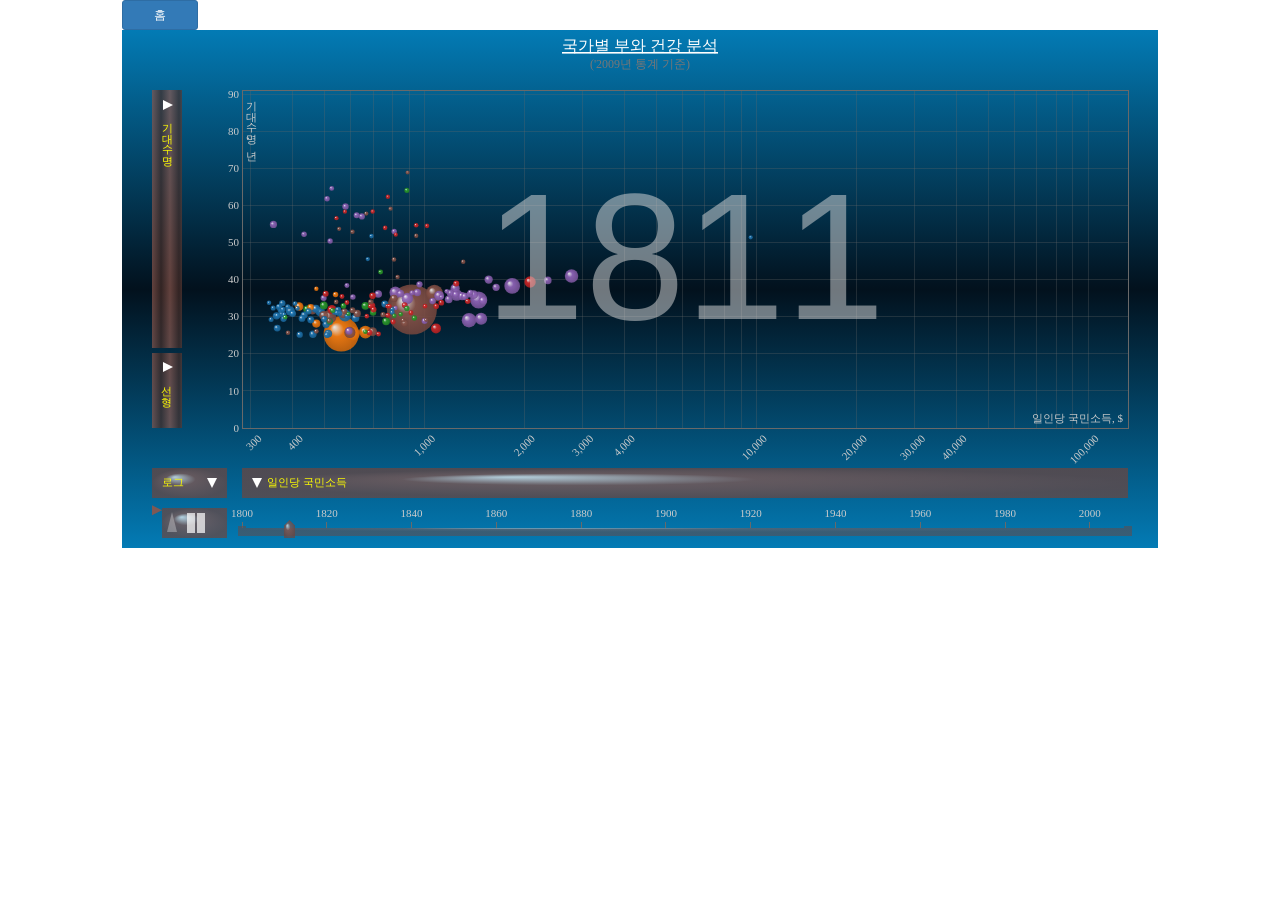
<file: c2i_Motion.html>
<!DOCTYPE html>
<html lang="en">
<head>
    <meta charset="UTF-8">
    <title>C2i:모션차트(Motion Chart)</title>
    <meta charset="utf-8">
	<meta name="viewport" content="width=device-width, user-scalable=no, minimum-scale=1.0, maximum-scale=1.0">

    <script src="assets/lib/d3.min.js" charset="utf-8"></script>
    <script src="assets/lib/three.min.js"></script>

    <script src="assets/js/c2i.v2.min.js"></script>

    <script src="assets/i18n/c2i_kr.js"></script>
    <!-- 다국어 사용시 아래 스크립트 필요합니다. (사용하지 않으면 제거) -->
    <script src="assets/i18n/c2i_en.js"></script>
    <script src="assets/i18n/c2i_jp.js"></script>
    <script src="assets/i18n/c2i_ch.js"></script>

    <!-- 정품 인증번호 발급 및 적용시 아래 스크립트 필요합니다. -->
    <!--<script src="../assets/c2iLicenseKey.js"></script>-->

    <link rel="stylesheet" href="assets/css/bootstrap.min.css">
    <link rel="stylesheet" href="assets/css/c2i.v2.min.css">
    <link rel="stylesheet" href="assets/css/demo.css">
    <link rel="shortcut icon" type="image/png" href="favicon.png"/>
    <style>
       .c2iMotion .labelDim {
           fill: yellow !important;
       }
     /*  .c2iDynamicSelect {
           -webkit-appearance: none;
           -moz-appearance: none;
           appearance: none;
           -webkit-box-shadow: 4px 4px 10px rgba(0, 0, 0, 0.4);
           -moz-box-shadow: 4px 4px 10px rgba(0, 0, 0, 0.4);
           box-shadow: 4px 4px 10px rgba(0, 0, 0, 0.4);
           padding: 10px;

           border: 1px solid #ccc;
           border-radius: 3px;
           overflow: hidden;
           background: transparent;
       }

       .c2iDynamicSelect option:hover {
           box-shadow: 0 0 10px 100px #b4b4b4 inset;
       }
*/
        .colorPickerTip{
            margin: 2px 0;
            padding: 0 2px;
        }
        .c2iOption {
            z-index: 100 !important;
        }
    </style>
</head>
<body>
<div class="container-fluid">
    <div class="row">
        <div class="col-sm-offset-1 col-md-offset-1 col-lg-offset-1 col-md-1">
            <a href="index.html#c2iDemo" style="color: white"><div class="btn btn-primary btn-sm btn-group-justified">홈</div></a>
        </div>
    </div>

    <div class="row">
        <div class="col-sm-offset-1 col-md-offset-1 col-lg-offset-1 col-sm-10 col-md-10 col-lg-10">
            <div id="c2iChart01" class="c2iPlace c2iMotion" data-c2iTitle="출발 장소"></div>
        </div>
    </div>
    <div class="row">
        <div class="col-sm-6 col-md-6 col-lg-6">
            <div id="c2iChart11" class="c2iPlace c2iMotion c2iNoSelect demoClass" title="나는 출발 아래"></div>
        </div>
        <div class="col-sm-6 col-md-6 col-lg-6">
            <div id="c2iChart12" class="c2iPlace c2iMotion c2iNoSelect demoClass" title="출발 아래 옆자리"></div>
        </div>
    </div>
    <div class="row">
        <div class="col-sm-12 col-md-12 col-lg-12">
            <div id="c2iChart20" class="c2iPlace c2iMotion c2iNoSelect demoClass" data-c2iTitle="가장 아래"></div>
        </div>
    </div>
</div>

<!-- 자동 툴팁 사용시 name, measure는 필수 존재 내역입니다.
     Custom Tooltip은 별도 ID로 만들어 사용자가 임의로 프로그램 가능합니다. -->
<div id="tooltip" class="c2iTooltip c2iHidden">
    <table style="width:200px">
        <thead>
        <tr>
            <th colspan='4' class="tipHeader">
                <div class="c2iCloseBtn" title="닫기">X</div>
                <p><strong><span id="name">판매본부</span></strong></p>
                <p id="measure" style="font-size: 14px; color:yellow">1,200</p>
                <hr style="margin:2px 0px;"> <!-- ratio가 있거나 hr 태그가 존재해야 합니다 -->
                <p id="ratio"></p>
                <!--<p><span id="testId" style="font-size: 12px; color: orange;">사용자 임의 툴팁 적용시,<br> 제공 데이터로 재구성 가능.</span></p>-->
            </th>
        </tr>
        </thead>
    </table>
</div>

<script>
/*
 대.소문자는 반드시 준수해야 합니다.
 옵션이 없거나(미정의) '' 이면, 필수요소는 기본값 자동 적용되며 불필요한 옵션은 자동으로 적용되지 않습니다.
 *** 공통 정보
     -. isResponsive: true, false (기본값: false)
     -. width (단위: %, px) : % -> 상위 컨테이너 대비, px -> 절대 사이즈인 경우.(미 설정시 상위의 100% 설정)
     -. aspectRatio : 4:3 (= 1.333), 16:9 (= 1.777) 기본값, 또는 width 대비 % 설정 가능
     -. height (단위: px) : aspectRatio 없이 height 설정하면 적용 가능.(비 반응형시 추천)
     -. theme : #efefef, #444363, #333333 (제거: none)
     -. lang : 언어 설정(기본값:'kr')
     -. margin : x,y축이 설정 및 점유하는 영역.(기본값 margin : {top: 30, left: 30, right: 30, bottom: 30, isDynamic: true})
                top ~ bottom: 기본값 -> 30, 차트의 내역(실제 막대, 라인 등)이 그려질 영역 설정용도
     -. easing : 애니메이션시 적용될 기본 알고리즘 (linear, elastic, exp, bounce, quad, cubic, sin, circle, back)
     -. duration: 50~1500 ms(기본값 50), delay: 10~500 ms(기본값 10)
     -. bgImg : 외부 제공시 기업의 로고등을 표시하기 위한 것으로 표시하지 않으려면 제거합니다.

     -. data : 씨투아이에 주입될 데이터 객체로서 직접 주입해도 되며, 다른 옵션 처럼 추후 주입해도 됩니다.
     -. preBuildData : 컴포넌트마다 데이터 구조는 상이하나,
                 true : 별도의 작업 없이 바로 사용가능한 구조(x축이 Numeric인 경우는 항상 true 구조이어야 함),
                 false: 내부에서 전처리 작업을 하므로 부하가 존재하나 대부분 무시해도 될 수준입니다.
                 false 지원 이유는 데이터 제공의 서버 알고리즘을 용이하게 하기 위함입니다.
     -. linearBeginZero : 선형인 경우(사분면 차트는 모두 선형), 0(zero)값으로 각각의 축 표시 시작 (기본값 true)
     -. rawStructure : preBuildData == false 경우,
                 colNm : 원시 데이터의 컬럼명을 보관하는 컬럼명
                 valNm : 원시 데이터의 값을 보관하는 컬럼명

     -. title : 컨포넌트의 제목을 표시하기 위한 장소이며, 특히 데이터 정렬을 적용하는 차트(표준, 피라미드, 파이 등)에서는
                정렬 상태를 부 제목을 통해 제공합니다.
             .caption: 제목 명칭
             .fonts:제목 폰트 (기본값:['helvetica','20px','#434343'])
             .textDeco: underline/line-through/overline
             .gap: x, y 의 여유 공간 조정용도
             .xPos:start, middle, end, yPos: top,middle, bottom,
             .subCaption: 주 제목 명칭, subFonts, opacity:1,
             .desc: 제목 툴팁

     -. isDev : 개발 모드 여부.
            .true: 옵션 창에 개발자용 메뉴 표시되며, 실행시 로그 정보 표시

 *** xDim
     -. colNm : x축 컬럼명
     -. scale : linear, log, sqrt
     -. axisPos : x축의 tick 값 대비 tick 위치 'top', 'bottom' (기본값 : bottom)
     -. dy : x축 제목명을 표시하기 위한 간격 조정 용도(기본값, dy : -6)
     -. ticks : x축의 표시할 값의 갯수 (기본값 : 10)
     -. tickPad : x축의 표시할 축과 값의 간격 (기본값 : 0)
     -. showGrid : x축 그리드 표시 여부(기본값 : true)
     -. rotate : x축 레이블 회전 각도(기본값 : 0, -45 ~ 45)
     -. maxGap: .0 ~ .50 ( 0% ~ 50% ), 최대값을 표현하고자 축을 좀더 크게 만든다.
                없으면 최소/대 실제 값이 상하한 선으로 설정되므로 상하의 여유가 없게 표시됩니다.
     -. barColor: [색상1, 색상1, scale] (기본값 : ['steelblue', 'white', 'radial'])
             .색상: 웹 색상 모든 형태 지원.(#ff00ff, yellow, rgb(255,0,0))
             .scale: 'linear', 'radial'
     -. barFonts : 컬럼명 표시 폰트 (기본값 : ['helvetica','11px','yellow'])
     -. fonts: x축의 tick 값 표시하기 위한 폰트 (기본값 : ['helvetica','11px','gray'])

 *** yDim
     -. colNm : y축 컬럼명
     -. scale : linear, log, sqrt
     -. axisPos : y축의 tick 값 대비 tick 위치 'left', 'right' (기본값 : left)
     -. dx, dy : x축 제목명을 표시하기 위한 간격 조정 용도(기본값 -> dx: 10, dy : 3)
     -. ticks : x축의 표시할 값의 갯수 (기본값 : 10)
     -. tickPad : x축의 표시할 축과 값의 간격 (기본값 : 0)
     -. showGrid : x축 그리드 표시 여부(기본값 : true)
     -. rotate : x축 레이블 회전 각도(기본값 : 0, -45 ~ 45)
     -. maxGap: .0 ~ .50 ( 0% ~ 50% ), 최대값을 표현하고자 축을 좀더 크게 만든다.
            없으면 최소/대 실제 값이 상하한 선으로 설정되므로 상하의 여유가 없게 표시됩니다.
     -. captionV : 세로글자 -> 한글은 true(dx:10, dy:3), 영문은 -90(dx:-3, dy:12)
     -. barColor: [색상1, 색상1, scale] (기본값 : ['steelblue', 'white', 'radial'])
             .색상: 웹 색상 모든 형태 지원.(#ff00ff, yellow, rgb(255,0,0))
             .scale: 'linear', 'radial'
     -. barFonts : 컬럼명 표시 폰트 (기본값 : ['helvetica','11px','yellow'])
     -. fonts: x축의 tick 값 표시하기 위한 폰트 (기본값 : ['helvetica','11px','gray'])

 *** slider
     -. colNm : slider 설정 컬럼명
     -. scale : linear(V3 : time, ordinal 지원)
     -. axisPos : slider축의 tick 값 대비 tick 위치 'top', 'bottom' (기본값 : bottom)
     -. ticks : slider축의 표시할 값의 갯수 (기본값 : 10)
     -. tickPad : slider축의 표시할 축과 값의 간격 (기본값 : 0)
     -. speed : slider당 사용할 시간(ms) (기본값 : 50)
     -. labelColor : [색상1, 색상1] (기본값 : ['#185f90', '#1f77b4']), scale은 x barColor 계승.
     -. labelFonts : slider 값 표시 폰트 (기본값 : ['240px','ddd'])
     -. fonts : slider축 tick 값 표시하기 위한 폰트 (기본값 : ['helvetica','11px','gray'])

 *** mark
     -. colNm : mark 설정 컬럼명
     -. type : bubble
     -. opacity : 0 <= n <= 1 (기본값 : 1)

 *** radius
     -. colNm : radius 설정 컬럼명
     -. scale : sqrt,linear,log (기본값 : sqrt)
     -. range : [5, 15] (기본값 : [2, 40])
     -. radiusSame : 동일 크기 적용 여부

 *** color
     -. colNm : color 설정 컬럼명
     -. color : 10, 20, 20b, 20c (기본값 : 10)
     -. solid : linear, radial (기본값 : radial)

 *** Measures
     -. caption : 컬럼 제목명
     -. colNm : 컬럼명
     -. format : 정수(,d), 실수(,f 또는 ,.2f), 백분율(% .2%), 상세 내용은 매뉴얼 참조
     -. unitNm : 백만, 명 등의 서술적 단위명칭
     -. dimX : x축에 사용 가능 여부
     -. dimY : y축에 사용 가능 여부
     -. dimRadius : 반지름에 사용 가능 여부
     -. dimColor : 색상에 사용 가능 여부

 *** Options
     -. optionWindow
         .src: 옵션 버튼 이미지, (기본값: '../assets/images/c2i/gear_notice.png'),
         .xPos : left, right
         .yPos: top, bottom,
         .contextMenu : true, opacity: 0.8, autoClose: 컨텐츠 영역 클릭시 자동 닫힘 여부

 *** Tooltip
     -. id : 툴팁 Container Id('#'을 붙이세요)
     -. infoLevel : 툴팁 상세 정보 수준(0 ~ 3 레벨이며, 기본: 0)
         0 : 명칭 + 값 + 점유율 표시
         1 : 전체/시리즈/그불별 값,점유율 표시 추가
         2 : 전체/시리즈/그불별 랭킹,평균,최대,최소값 표시 추가(V3.0)
         3 : 전체/시리즈/그불별     평균,최대,최소값과의 차이값 표시 추가(V3.0)
     -. fixedPos : 툴팁을 마우스 포지션에 관계없이 고정위치에 표현하고자 할 경우 사용(기본: xPos:'start', yPos:'top')
            미 정의시 클릭한 위치에 표시됩니다.
     -. displayTips : 자동 툴팁에서 표시될 팁 데이터 건수(라인과 같이 많은 데이터 존재시, 기본값 2: 한 행에 2개씩 표시)
     -. isUserTip : 사용자 제공 툴팁 여부, 사용자 제공 툴팁이면
            아래 함수에서 상기의 id에 데이터를 바인딩 처리를 하면 됩니다.

 *** method
     -. click, mouseenter, mouseleave, mousemove, mousemove
         이름과 같은 이벤트 이며, 동 함수들은 여러 곳에서 발생합니다.
         또한 개발자는 전달되는 파라메터인 발생 소스(fromSource)와 데이터를 확인하여 추가적인 알고리즘을 처리합니다.
 */

    var c2iOption = {
        isResponsive:false, width:'100%', aspectRatio:'50%', theme: 'linear-gradient(to bottom, #037bb5, #02111d, #037bb5)', // #444363,  lang: 'kr',
        margin:{top:60, left:120, right:30, bottom:120}, barLeftMargin: 30,
        easing:'linear', duration:750, delay:10,
        //bgImg:{src: '../assets/images/c2i/logo_co.png', width: 257, height: 72, opacity: 0.3, xPos:'middle', yPos:'middle'},

        data: undefined, preBuildData: true, linearBeginZero: true,

        title: {
            caption:"국가별 부와 건강 분석", fonts:['맑은 고딕','16px','white'], textDeco:"underline", gap: 5, xPos:'middle', yPos:'top',
            subCaption:"('2009년 통계 기준)", subFonts: ['맑은 고딕','12px','#777'], opacity:1,
            desc:"모션 차트...!!"
        },

        xDim: {colNm:'income', scale:'log', axisPos:'bottom', dy:-6, ticks:12, tickPad: 5, showGrid:true,
            rotate:-45, maxGap: .1, barColor:['#8c564b', '#70443c', 'radial'], barFonts:['맑은 고딕','11px','yellow'],
            fonts:['맑은 고딕','11px','#ccc']},

        yDim: {colNm:'lifeExpectancy', scale:'linear', axisPos:'left', dx:10, dy:3, ticks:10, showGrid:true,
            maxGap: .1, captionV:true, barColor:['#8c564b', '#C1827A', 'linear'], barFonts:['맑은 고딕','11px','yellow'],
            fonts:['맑은 고딕','11px','#ccc']},

        slider: {colNm:'time', scale:'linear', axisPos:'top', ticks:12, tickPad: 5,
            speed:100, labelColor:['#8c564b', '#70443c'], labelFonts:['180px','#ddd'],
            fonts:['맑은 고딕','11px','#ccc']},

        mark: { colNm:'name', type:'bubble', opacity: 0.15},
        radius: { colNm:'population', scale: 'sqrt', range:[2, 45], radiusSame: false},
        color: { colNm:'region', color:'10', solid:'radial'},

        rawStructure: {colNm:'measureColName', valNm:'value'},
        measures:[
            {caption:'일인당 국민소득', colNm:'income', format:',f', unitNm:'$',dimX:true, dimY:true, dimRadius:true, dimColor:true},
            {caption:'기대수명', colNm:'lifeExpectancy', format:',.0f', unitNm:'년',dimX:true, dimY:true, dimRadius:true, dimColor:true},
            {caption:'인구수', colNm:'population', format:',f', unitNm:'명',dimX:true, dimY:true, dimRadius:true, dimColor:true},

            {caption:'년도', colNm:'time',  format:'d', unitNm:'', dimX:true, dimY:false, dimRadius:false, dimColor:false},
            {caption:'국가', colNm:'name', format:'', unitNm:'', dimX:false, dimY:false, dimRadius:false, dimColor:true},
            {caption:'대륙명', colNm:'region', format:'', unitNm:'', dimX:false, dimY:false, dimRadius:false, dimColor:true}
        ],

        optionWindow:{ width: '320px', buttonHide: true, xPos: 'right', yPos: 'top', contextMenu: true, opacity: 0.8, autoClose:true},
        tooltip: {id: '#tooltip', infoLevel:1, fixedPos: /*undefined*/{xPos:'start', yPos:'top'}, displayTips: 3, opacity: 0.9, isUserTip: undefined, isShow: true },
        method:{click:getClickInfo, mouseenter:getMouseEnterInfo, mouseleave:getMouseLeaveInfo, mousemove: getMouseMoveInfo},
        isDev:false
    };

    var c2iChart = c2i.bi.motion('#c2iChart01', c2iOption);
    ///////////////////
    function getClickInfo(fromSource, data){
        console.log(fromSource.container + ',' + fromSource.selector + ' click ');
        for(var attr in data){
            console.log(attr + ' : ' + data[attr]);
        }
    }
    function getMouseEnterInfo(fromSource, data){
        console.log(fromSource.container + ',' + fromSource.selector + ' getMouseEnterInfo')
    }
    function getMouseLeaveInfo(fromSource, data){
        console.log(fromSource.container + ',' + fromSource.selector + ' getMouseLeaveInfo')
    }
    function getMouseMoveInfo(fromSource, data){
        console.log(fromSource.container + ',' + fromSource.selector + ' getMouseMoveInfo');
        document.getElementById('name').innerHTML = '상황에 맞는';
        document.getElementById('measure').innerHTML = '코딩 확장 구현';
    }
    ///////////////////

    changeJsonData();
    function changeJsonData(){
        var srcData = './assets/data/bi/Facts_Income_Life_Populations_by_nations.json';
        d3.json(srcData, function(error, root) {
            // Displays an error message
            if (error) {
                console.error('Error getting or parsing the data.');
                throw error;
            }

            c2iChart.clear().data(root).render();
        });
    }

    function changeData(){
        var srcData = './assets/data/bi/rawData.csv';
        d3.csv(srcData, function(error, root) {
            // Displays an error message
            if (error) {
                console.error('Error getting or parsing the data.');
                throw error;
            }

            c2iChart.clear();
            c2iOption.preBuildData = false;
            console.log('CSV 데이터 처리..!!');
            c2iChart = c2i.chart.motion('#c2iChart01', c2iOption);
            c2iChart.clear().data(root).render();
        });
    }
</script>
</body>
</html>
</file>
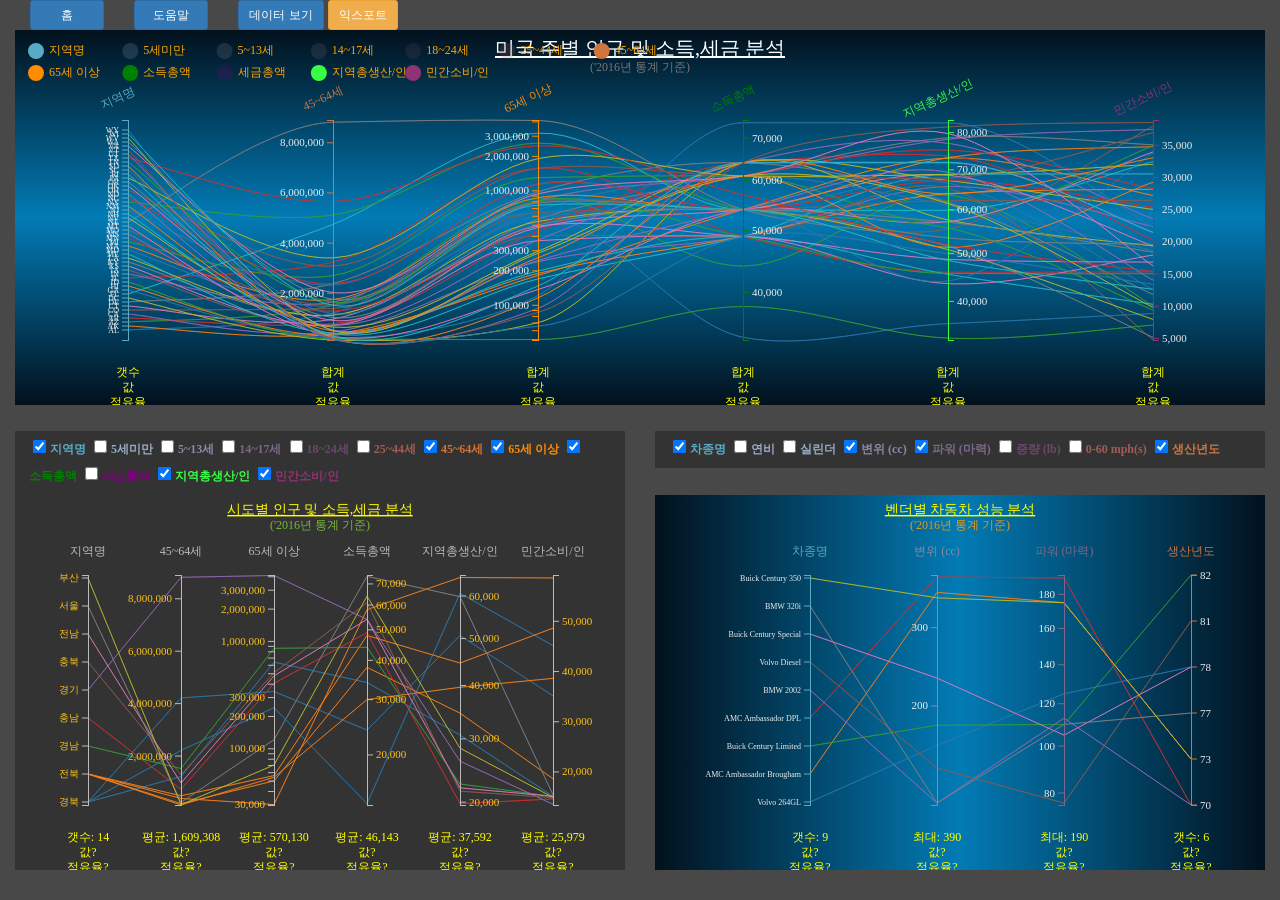
<file: c2i_PaCoord.html>
<!DOCTYPE html>
<html lang="en">
<head>
    <meta charset="UTF-8">
    <title>평행좌표 for C2I(Parallel Coordinates)</title>
    <script src="assets/lib/d3.min.js" charset="utf-8"></script>
    <script src="assets/lib/three.min.js"></script>

    <script src="assets/js/c2i.v2.min.js"></script>

    <script src="assets/i18n/c2i_kr.js"></script>
    <!-- 다국어 사용시 아래 스크립트 필요합니다. (사용하지 않으면 제거) -->
    <script src="assets/i18n/c2i_en.js"></script>
    <script src="assets/i18n/c2i_jp.js"></script>
    <script src="assets/i18n/c2i_ch.js"></script>

    <!-- 정품 인증번호 발급 및 적용시 아래 스크립트 필요합니다. -->
    <!--<script src="../assets/c2iLicenseKey.js"></script>-->

    <link rel="stylesheet" href="assets/css/bootstrap.min.css">
    <link rel="stylesheet" href="assets/css/c2i.v2.min.css">
    <link rel="stylesheet" href="assets/css/demo.css">
    <link rel="shortcut icon" type="image/png" href="favicon.png"/>
    <style>
        body {
            background: #484848;
        }
        .c2iLegendFloat{
            position: absolute;
            left: 20px;
            top: 10px;
            z-index: 100;
        }
        .gridArea {
            height: 150px;
        }
        pre {
            width: 100%;
            tab-size: 15;
            font-size: 10px;
            overflow: auto;
        }
    </style>
</head>
<body>
<div class="container-fluid">
    <div class="col-md-1">
        <a href="index.html#c2iDemo" style="color: white"><div class="btn btn-primary btn-sm btn-group-justified">홈</div></a>
    </div>
    <div class="col-md-1">
        <div id="c2iGuide" class="btn btn-primary btn-sm btn-group-justified">도움말</div>
    </div>
    <div class="col-sm-6 col-md-6 col-lg-6">
        <div id="c2iGridTest" class="btn btn-primary btn-sm">데이터 보기</div>
        <div id="save" class="btn btn-warning btn-sm">익스포트</div>
    </div>

    <div id="c2iGuideInfo" class=" c2iHidden c2iGuideInfo">
        <div class="container">
            <button id="c2iGuideClose" class="btn btn-primary btn-sm float my-float">닫기</button>
            <div class="page-header">
                <h1 class="text-primary">씨투아이 평행좌표(Parallel Coordinates) 컴포넌트</h1>
                <h3>다차원 데이터를 표현하는 컴포넌트.</h3>
                <p>1.각 항목별 지원 유형: Ordinal, Linear, Sqrt, Log, Time</p>
                <p>&nbsp;--> Ordinal: 지역명, Sqrt: 지역총생산/인, Log: 65세 이상,소득총액. (Log,Sqrt은 구간별 축 스케일의 차이가 있지요?)</p>
                <p>2.각 항목값 표시 방법: 좌측, 우측 택일. 그러나 처음과 끝은 각각 좌,우측으로 자동 할당.</p>
                <p>3.항목 드래그시 상황에 맞게 항목값 좌,우 교체.</p>
            </div>

            <!-- 데모 따라하기-->
            <h3>데모 따라하기</h3>
            <div class="row">
                <div class="col-md-12">0.상위 항목 제목을 드래그 이동해 보세요.</div>
            </div>
            <div class="row">
                <div class="col-md-12">1.항목 값의 범위를 선택해 보세요. 아래 통계정보가 변경 됩니다.</div>
            </div>
            <div class="row">
                <div class="col-md-12">2.색상 라인 또는 명칭의 마우스 오버시 해당하는 값과 현재 선택한 전체/부분 영역과 비교합니다.</div>
            </div>
            <div class="row">
                <div class="col-md-12">3.초기화: 차트 영역에서 더블클릭 하세요.</div>
            </div>
            <div class="row">
                <div class="col-md-12">4.많은 데이터 표출용이라 선 두께가 1px 입니다. 이로 인해 마우스 오버시 화면 떨림이 발생 가능합니다.(정확한 마우스 위치?)</div>
            </div>
            <div class="row">
                <div class="col-md-12">9.브라우져 크기를 조정해 보세요.</div>
            </div>

            <!-- 데이터 구조-->
            <h3>데이터 구조: csv, tsv, dsv 등</h3>
            <div class="row">
                <div class="col-md-2">0.csv</div>
                <div class="col-md-9">
                    <pre><code>
State,_5세미만,_5_13세,_14_17세,_18_24세,_25_44세,_45_64세,_65세이상,IncomeAvg,TaxAvg,GRDP,spentPer
AL,310504,552339,259034,450818,1231572,1215966,641667,34000,7000,35758,8877
AK,121746,201192,89702,147606,406247,375173,182150,54000,15000,73086,27214
AZ,515910,828669,362642,601943,1804762,1523681,862573,44000,11000,63616,10077
AR,201321,345409,165883,306398,750505,788485,444554,64000,19000,73664,20292
CA,132092,215265,99638,186657,457177,451756,240847,49000,12000,65739,22400
CO,358471,606802,289371,507289,1416063,1391878,650519,54000,19000,55508,37969
CT,211637,403658,196918,325110,916955,968967,478007,54000,17000,68594,19367
DE,740521,1250460,557860,919876,2846985,2389018,981024,64000,19000,61854,11834
DC,36352,50439,25225,75569,193557,140043,70648,64000,19000,57599,19364
                    </code></pre>
                </div>
            </div>

            <!-- 개발자 코딩 제공 부분 -->
            <h3>개발자 코딩 제공 부분</h3>
            <p>홈, 도움말는 <strong>개발자가 씨투아이 API등을 활용하여 임의로 코딩</strong>하여 제공한 UI 입니다.</p>
        </div>
    </div>

    <div class="row">
        <div class="col-sm-12 col-md-12">
            <div id="c2iLegend01Float" class="c2iLegend c2iNoSelect c2iLegendFloat"></div>
            <div id="c2iPC01" class="c2iPC c2iNoSelect"></div>
        </div>
    </div>
    <div class="row">
        <div class="col-sm-12 col-md-12">
            <pre id="c2iGrid01" class="gridArea c2iHidden"></pre>
        </div>
    </div>
    <div class="row">
        <div class="col-sm-6 col-md-6">
            <div id="c2iLegend01" class="c2iLegend" style="display:inline-block"></div>
        </div>
        <div class="col-sm-6 col-md-6">
            <div id="c2iLegend03" class="c2iLegend"></div>
        </div>
    </div>
    <div class="row">
        <div class="col-sm-6 col-md-6">
            <div id="c2iPC02" class="c2iPC c2iNoSelect"></div>
        </div>
        <div class="col-sm-6 col-md-6">
            <div id="c2iPC03" class="c2iPC c2iNoSelect"></div>
        </div>
    </div>
</div>

<!-- 자동 툴팁 사용시 name, measure는 필수 존재 내역입니다.
     Custom Tooltip은 별도 ID로 만들어 사용자가 임의로 프로그램 가능합니다. -->
<div id="tooltip" class="c2iTooltip c2iHidden">
    <table style="width:300px">
        <thead>
        <tr>
            <th colspan='4' class="tipHeader">
                <div class="c2iCloseBtn" title="닫기">X</div>
                <p><strong><span id="name">판매본부</span></strong></p>
                <p id="measure" style="font-size: 14px; color:yellow">1,200</p>
                <hr style="margin:2px 0px; opacity: 0.5;"> <!-- ratio가 있거나 hr 태그가 존재해야 합니다 -->
                <p id="ratio"></p>
                <!--<p><span id="testId" style="font-size: 12px; color: orange;">사용자 임의 툴팁 적용시,<br> 제공 데이터로 재구성 가능.</span></p>-->
            </th>
        </tr>
        </thead>
    </table>
</div>

<script>
    /*
    대.소문자는 반드시 준수해야 합니다.
    옵션이 없거나(미정의) '' 이면, 필수요소는 기본값 자동 적용되며 불필요한 옵션은 자동으로 적용되지 않습니다.
    *** 공통 정보
       -. isResponsive: true, false (기본값: false)
       -. width (단위: %, px) : % -> 상위 컨테이너 대비, px -> 절대 사이즈인 경우.(미 설정시 상위의 100% 설정)
       -. aspectRatio : 4:3 (= 1.333), 16:9 (= 1.777) 기본값, 또는 width 대비 % 설정 가능
       -. height (단위: px) : aspectRatio 없이 height 설정하면 적용 가능.(비 반응형시 추천)
       -. theme : #efefef, #444363, #333333 (제거: none), linear-gradient(to right, #02111d, #037bb5, #02111d)
       -. lang : 언어 설정(기본값:'kr')
       -. margin : x,y축이 설정 및 점유하는 영역.(기본값 margin : {top: 30, left: 30, right: 30, bottom: 30, isDynamic: true})
                   top ~ bottom: 기본값 -> 30, 차트의 내역(실제 막대, 라인 등)이 그려질 영역 설정용도
       -. easing : 애니메이션시 적용될 기본 알고리즘 (linear, elastic, exp, bounce, quad, cubic, sin, circle, back)
       -. duration: 50~1500 ms(기본값 750)

       -. data : 씨투아이에 주입될 데이터 객체로서 직접 주입해도 되며, 다른 옵션 처럼 추후 주입해도 됩니다.

       -. title : 컨포넌트의 제목을 표시하기 위한 장소이며, 특히 데이터 정렬을 적용하는 차트(표준, 피라미드, 파이 등)에서는
                   정렬 상태를 부 제목을 통해 제공합니다.
                   .caption: 제목 명칭
                   .fonts:제목 폰트 (기본값:['helvetica','20px','#434343'])
                   .textDeco: underline/line-through/overline
                   .gap: x, y 의 여유 공간 조정용도
                   .xPos:start, middle, end, yPos: top,middle, bottom,
                   .subCaption: 주 제목 명칭, subFonts, opacity:1,
                   .desc: 제목 툴팁

       -. isDev : 개발 모드 여부.
              .true: 실행시 로그 정보 표시

    *** foreground
       -. keyColNm : key 컬럼명
       -. labelColor: labelColor 설정 색상으로 모두 적용되며, 없으면 measure color 에 따름.
       -. color : 2D 색상 -> 10, 20, 20b, 20c & ['green','red',...]
       -. fonts: x축의 tick 값 표시하기 위한 폰트 (기본값 : ['helvetica','11px','gray'])
       -. tickFonts: x축의 tick 값 표시하기 위한 폰트 (기본값 : ["helvetica", "11px", "dimgray", "8px"])
                     4번째 크기 ; 키명 문자적용, 2번째 크기 ; 키명 이외 틱 값 적용
       -. strokeWidth : 선 두께.
       -. opacity : 선 불투명도.
       -. interpolate: linear (기본값), basis, monotone, step, cardinal, ''
       -. xLabel : x축 레이블 표시 방법.(pos: 'top', rotate:0, isVertical: false, dy: -20)
                  (rotate : -90 ~ 90 권장(기본값 : 없음),  dy: -20)
       -. ticks : x축의 표시할 값의 갯수 (기본값 : 5)
       -. brush : 해당 항목의 값을 필터링 하기 위한 기능.(fonts:['helvetica','10px','red'], color: ['#ff4412', '#f94943'], width: 16)
                .fonts: 적용 폰트(필수 적용 요망)
                .endFn: 브러시 영역 설정 끝날 경우 적용될 함수.(즉, brushEnd 시 적용됩니다)

    *** background : non-selected line 색상 및 불투명도.(draw: true, color: 'gray', opacity: 0.5)
       -. color : 단일 색상
       -. opacity : 선 불투명도.
       -. draw : 배경 선을 그리지 않음

    *** Summary
         -. pos : 현재 버전은 'bottom'만 지원.
         -. type : sum, avg, count, min, max
         -. fonts :['helvetica','12px','#ff0']
         -. resultColor: 첫번째 색상 -> 100% 이하, 두번째 색상 -> 100% 이상. ['orange','steelblue']
         -. dy : 명칭을 표시하기 위한 간격 조정 용도(기본값, dy : 0)
         -. isShow : 요약 정보 보이기

    *** grid
         -. id : 간단한 테이블 모방 정보(반드시 # 필요, 예: #c2iGrid01).
         -. draw : 데이터 필터링 또는 최초에 보이기
         -. rowsPerPage :보여주기 위한 데이터 갯수

    *** Measures
       -. caption : 항목(measure) 제목명
       -. colNm : 컬럼명
       -. scale : log, sqrt, linear, ordinal
       -. format : 정수(,d), 실수(,f 또는 ,.2f), 백분율(% .2%)
       -. formatAvg : 산술평균 적용 용도.
       -. color : 항목 레이블명 적용 색상
       -. sort : ordinal scale만 적용됩니다. (asc, desc, '')
       -. axisPos: y축 위치.(left, right)
       -. draw : 초기 로드시 표시 여부

    *** Legend
      -. legend : y,y2 항목(measure)표출 정보
          .id: 범례 컨테이너 id ('#'을 붙이세요)
          .fonts: 항목 명칭 폰트 (기본값: ["helvetica", "12px"])
          .padding: 간격 정보 (기본값: '10px 10px 10px 10px')
          .backColor: 백그라운드 색상 (기본값: 없음)
          .labelGap: 명칭과 체크 박스의 간격 (기본값: '5px')
          .itemGap: 개별 항목간의 간격 (기본값: '10px')

    *** method
       -. click, mouseenter, mouseleave, mousemove
           이름과 같은 이벤트 이며, 동 함수들은 여러 곳에서 발생합니다.
           또한 개발자는 전달되는 파라메터인 발생 소스(fromSource)와 데이터를 확인하여 추가적인 알고리즘을 처리합니다.
    */
    var c2iOption = {
        isResponsive:true, width:'100%', aspectRatio: '30%', theme: 'linear-gradient(to bottom, #02111d, #027bb5, #02111d)', // #444363 lang: 'jp',
        margin: {top:90, left:10, right:10, bottom:65},
        easing:'elastic', duration:750,

        data: undefined,

        title: {
            caption:"미국 주별 인구 및 소득,세금 분석", fonts:['맑은 고딕','20px','white'],textDeco:"underline", gap: 5, xPos:'middle', yPos:'top',
            subCaption:"('2016년 통계 기준)", subFonts: ['맑은 고딕','12px','#777','#CFDD3F'], opacity:1,
            desc:"데모용으로 작성된 차트"
        },

        // labelColor 색상 존재시 동일 색상, 없으면 measure color 에 따름.
        foreground: { keyColNm:'State', labelColor:'', color:'10', // color: 10, 20, 20b, 20c, ['green','red',...] each 사용 금지
            fonts: ['맑은 고딕','12px','#eee'], tickFonts: ['맑은 고딕','11px','#eee', "8px"], strokeWidth: 1, opacity:0.9,
            interpolate: 'monotone', xLabel: { rotate: -25, dy: -20 }, ticks: 6,
            brush: { fonts:['맑은 고딕','10px','orange'], color: ['#ff4412', '#a5a5a5'], width: 18, endFn: undefined} // brushEndFn
        },
        // non-selected line 색상 및 불투명도
        background: { color: 'gray', opacity:0.3, draw: true },

        // resultColor : 점유율 100% 이하 및 이상 적용 색상
        // type : sum, avg, count, min, max,
        summary: {pos: 'bottom', type:'sum', fonts:['맑은 고딕','12px','#ff0'],
            resultColor: ['orange','steelblue'], dy: 15, isShow: true},
        grid: { id:'#c2iGrid01', draw: true, rowsPerPage: 'all' }, // all, 25, 50, 100

        measures:[ // scale: log, sqrt, linear, ordinal  // sort: 'asc'/'desc'/''
            { caption: '지역명', colNm: 'State', scale: 'ordinal', format: '', formatAvg:'', color:'#58ABC5', sort: '', axisPos:'left', draw: true },
            { caption: '5세미만', colNm: '_5세미만', scale: 'linear', format: ',f', formatAvg:',f', color:'#98ABC5', sort: 'asc', axisPos:'left', draw: false },
            { caption: '5~13세', colNm: '_5_13세', scale: 'linear', format: ',f', formatAvg:',f', color:'#8a89a6', sort: 'asc', axisPos:'left', draw: false },
            { caption: '14~17세', colNm: '_14_17세', scale: 'linear', format: ',f', formatAvg:',f', color:'#7b6888', sort: 'asc', axisPos:'left', draw: false },
            { caption: '18~24세', colNm: '_18_24세', scale: 'linear', format: ',f', formatAvg:',f', color:'#6b486b', sort: 'asc', axisPos:'left', draw: false },
            { caption: '25~44세', colNm: '_25_44세', scale: 'linear', format: ',f', formatAvg:',f', color:'#a05d56', sort: 'asc', axisPos:'left', draw: false },
            { caption: '45~64세', colNm: '_45_64세', scale: 'linear', format: ',f', formatAvg:',f', color:'#d0743c', sort: 'asc', axisPos:'left', draw: true },
            { caption: '65세 이상', colNm: '_65세이상', scale: 'log', format: ',f', formatAvg:',f', color:'#ff8c00', sort: 'asc', axisPos:'left', draw: true },
            { caption: '소득총액', colNm: 'IncomeAvg', scale: 'log', format: ',f', formatAvg:',f', color:'green', sort: 'asc', axisPos:'right', draw: true },
            { caption: '세금총액', colNm: 'TaxAvg', scale: 'linear', format: ',f', formatAvg:',f', color:'purple', sort: 'asc', axisPos:'left', draw: false },
            { caption: '지역총생산/인', colNm: 'GRDP', scale: 'sqrt', format: ',f', formatAvg:',f', color:'#36ff43', sort: 'asc', axisPos:'right', draw: true },
            { caption: '민간소비/인', colNm: 'spentPer', scale: 'linear', format: ',f', formatAvg:',f', color:'#903274', sort: 'asc', axisPos:'left', draw: true }
        ],

        // legend: {id: '#c2iLegend01', fonts:['맑은 고딕','12px'], padding: '5px 10px', backColor:'#333333',
        //     labelGap: '4px', itemGap: '8px', yNy2Gap: '25px'},
        method:{click:getClickInfo, mouseenter:getMouseEnterInfo, mouseleave:getMouseLeaveInfo, mousemove: getMouseMoveInfo},
        isDev:false
    };

    var c2iChart = c2i.chart.pCoord('#c2iPC01', c2iOption);

    // 2nd 컴포넌트
    var c2iOption2 = c2i.util.deepClone(c2iOption);
    c2iOption2.aspectRatio = '35%';
    c2iOption2.theme = '#333333';
    c2iOption2.easing = 'sinusoidal';

    c2iOption2.title.caption = "시도별 인구 및 소득,세금 분석";
    c2iOption2.title.fonts = ['맑은 고딕','14px','yellow'];
    c2iOption2.title.subFonts = ['맑은 고딕','12px','#77b937','red'];
    c2iOption2.margin = {top:80, left:25, right:25, bottom:65};
    c2iOption2.foreground.tickFonts = ['맑은 고딕','11px','#ffc419', "10px"];
    c2iOption2.foreground.brush.fonts = ['맑은 고딕','11px','steelblue'];
    c2iOption2.foreground.brush.color = ['#2fc3c3', '#ffc419'];
    c2iOption2.foreground.xLabel.rotate = 0;
    c2iOption2.foreground.interpolate = 'linear';
    c2iOption2.foreground.labelColor = '#bbb'; // 항목명, y축 라인 & 틱 : 단일 색상 적용
    c2iOption2.summary.type = 'avg';
    c2iOption2.resultColor = ['red','blue'];
    c2iOption2.grid.id = '#c2iGrid02';
    c2iOption2.legend = {id: '#c2iLegend01', fonts:['맑은 고딕','12px'], padding: '5px 10px', backColor:'#333333',
        labelGap: '4px', itemGap: '8px', yNy2Gap: '25px'};
    var c2iChart2 = c2i.chart.pCoord('#c2iPC02', c2iOption2);

    // 3rd 컴포넌트
    var c2iOption3 = c2i.util.deepClone(c2iOption);
    c2iOption3.aspectRatio = '35%';
    c2iOption3.theme = 'linear-gradient(to right, #02111d, #027bb5, #02111d)';
    c2iOption3.easing = 'back';

    c2iOption3.title.caption = "벤더별 차동차 성능 분석";
    c2iOption3.title.fonts = ['맑은 고딕','14px','yellow'];
    c2iOption3.title.subFonts = ['맑은 고딕','12px','#dd9a19','red'];
    c2iOption3.foreground.keyColNm = 'name';
    c2iOption3.foreground.brush.color = ['#d3d3d3', '#ffffff'];
    c2iOption3.foreground.xLabel.rotate = 0;
    c2iOption3.foreground.interpolate = 'linear';
    c2iOption3.margin = {top:80, left:90, right:10, bottom:65};
    c2iOption3.summary.type = 'max';
    delete c2iOption3.grid;
    c2iOption3.legend = {id: '#c2iLegend03', fonts:['맑은 고딕','12px'], padding: '5px 10px', backColor:'#333333',
        labelGap: '4px', itemGap: '8px', yNy2Gap: '25px'};
    c2iOption3.measures = [ // scale: log, sqrt, linear, ordinal  // sort: 'asc'/'desc'/''
        { caption: '차종명', colNm: 'name', scale: 'ordinal', format: '', color:'#58ABC5', sort: '', draw: true },
        // { caption: '기업명', colNm: 'group', scale: 'ordinal', format: '', color:'#58ABC5', sort: '', draw: true },
        { caption: '연비', colNm: 'economy_mpg', scale: 'linear', format: ',.1f', color:'#98ABC5', sort: 'asc', draw: false },
        { caption: '실린더', colNm: 'cylinders', scale: 'linear', format: ',f', color:'#98ABC5', sort: 'asc', draw: false },
        { caption: '변위 (cc)', colNm: 'displacement_cc', scale: 'log', format: ',f', color:'#8a89a6', sort: 'asc', draw: true },
        { caption: '파워 (마력)', colNm: 'power_hp', scale: 'sqrt', format: ',f', color:'#7b6888', sort: 'asc', draw: true },
        { caption: '증량 (lb)', colNm: 'weight_lb', scale: 'log', format: ',f', color:'#6b486b', sort: 'asc', draw: false },
        { caption: '0-60 mph(s)', colNm: '0-60_mph_s', scale: 'linear', format: ',.1f', color:'#a05d56', sort: 'asc', draw: false },
        { caption: '생산년도', colNm: 'year', scale: 'ordinal', format: '', color:'#d0743c', sort: 'asc', draw: true }
    ];
    var c2iChart3 = c2i.chart.pCoord('#c2iPC03', c2iOption3);

    ///////////////////
    function getClickInfo(fromSource, data){
        console.log(fromSource.container + ',' + fromSource.selector + ',' + fromSource.key + ' click ');
        for(var attr in data){
            console.log(attr + ' : ' + data[attr]);
        }
        console.log('keys ', { alter: d3.event.altKey, control: d3.event.ctrlKey, shift: d3.event.shiftKey, meta: d3.event.metaKey })
    }
    function getMouseEnterInfo(fromSource, data){
        console.log(fromSource.container + ',' + fromSource.selector + ' getMouseEnterInfo');
    }
    function getMouseLeaveInfo(fromSource, data){
        console.log(fromSource.container + ',' + fromSource.selector + ' getMouseLeaveInfo')
    }
    function getMouseMoveInfo(fromSource, data){
        console.log(fromSource.container + ',' + fromSource.selector + ' getMouseMoveInfo');
        document.getElementById('name').innerHTML = '주어진 데이터를 기반으로';
        document.getElementById('measure').innerHTML = '코딩 확장 구현 하세요..!';
    }
    function brushEndFn(data) {
        data.forEach(function(datum) {
            for(var attr in datum){
                console.log(attr + ' : ' + datum[attr]);
            }
        });
    }
    /*
     대.소문자는 반드시 준수해야 합니다.
     옵션이 없거나(미정의) '' 이면, 필수요소는 기본값 자동 적용되며 불필요한 옵션은 자동으로 적용되지 않습니다.
     *** 공통 정보
     -.width, height : 범례 전체 영역.
     -.layout  : ['topbottom', 1] 또는 ['leftright', 1] (기본값)
                 두번째 인자: 각 행 또는 열의 범례 갯수.
     -.padding : 범례 아이템간 간격.(기본값 5)

     -.rectSize : 범례 사각형 정보.(색상 정보는 관련 차트의 객체정보를 계승함)
     -.labelGap : 'topbottom'인 경우, 상위 범례 아이템간의 간격(단위 em).
                  'leftright'인 경우, 좌측 범례 아이템 기준
     -.labelDistance : 범례 도형과 레이블 명칭과의 간격.
     -.valueDistance : 범례 값을 표시할 경우 레이블 명칭과의 간격.
     -.targetChartObject : 대상 차트 객체 변수명.
     -.isReadOnly : true인 경우 클릭시 반응하지 않음.(기본 범례와 동시 사용시 필요)
     */
    /* ======================================================================== */
    var legendOptions = { // #444363
        width: 660, height: 45, layout: ['topbottom', 7], padding: 6, theme:'none', // lang: 'jp',
        duration: 300, delay: 20,
        rectSize: { width: 16, height: 16, radius: 8, strokeWidth: 0},
        labelGap : 1.15/* em */, labelDistance: 8, valueDistance: 120,/* 120px */
        fonts:['맑은 고딕','12px','orange'],
        targetChartObject: c2iChart,
        isReadOnly: false
    };

    var c2iLg;
    d3.csv("assets/data/dumbo//state_population_long.csv", function(error, data) {
        c2iChart.data(data).render();
        c2iLg = c2i.ui.legendOrdinal('#c2iLegend01Float', legendOptions).render();
    });

    d3.csv("assets/data/dumbo//state_population_mid.csv", function(error, data) {
        c2iChart2.data(data).render();
    });

    d3.csv("assets/data/dumbo//cars2.csv", function(error, data) {
        c2iChart3.data(data).render();
    });

</script>
<script>
    d3.select('#save').on('click', exportImage).on('touchstart', exportImage);
    function exportImage(){
        c2i.util.exportImage(['#c2iPC01','#c2iPC02','#c2iPC03']);
        c2iChart.exportData(); // 'text'(default),'xls' / ''(default),'all'
        c2iChart2.exportData();
        c2iChart3.exportData();
    }

    d3.select('#c2iGridTest').on('click', c2iGridTest);
    function c2iGridTest() {
        d3.select('#c2iGrid01').classed('c2iHidden', !d3.select('#c2iGrid01').classed('c2iHidden'));
    }
    d3.select('#c2iGuide').on('click', c2iGuide);
    d3.select('#c2iGuideClose').on('click', c2iGuideClose);

    function c2iGuide() {
        d3.select('#c2iGuideInfo').classed('c2iHidden', !d3.select('#c2iGuideInfo').classed('c2iHidden'));
    }
    function c2iGuideClose() {
        d3.select('#c2iGuideInfo').classed('c2iHidden', true);
    }
</script>
</body>
</html>
</file>
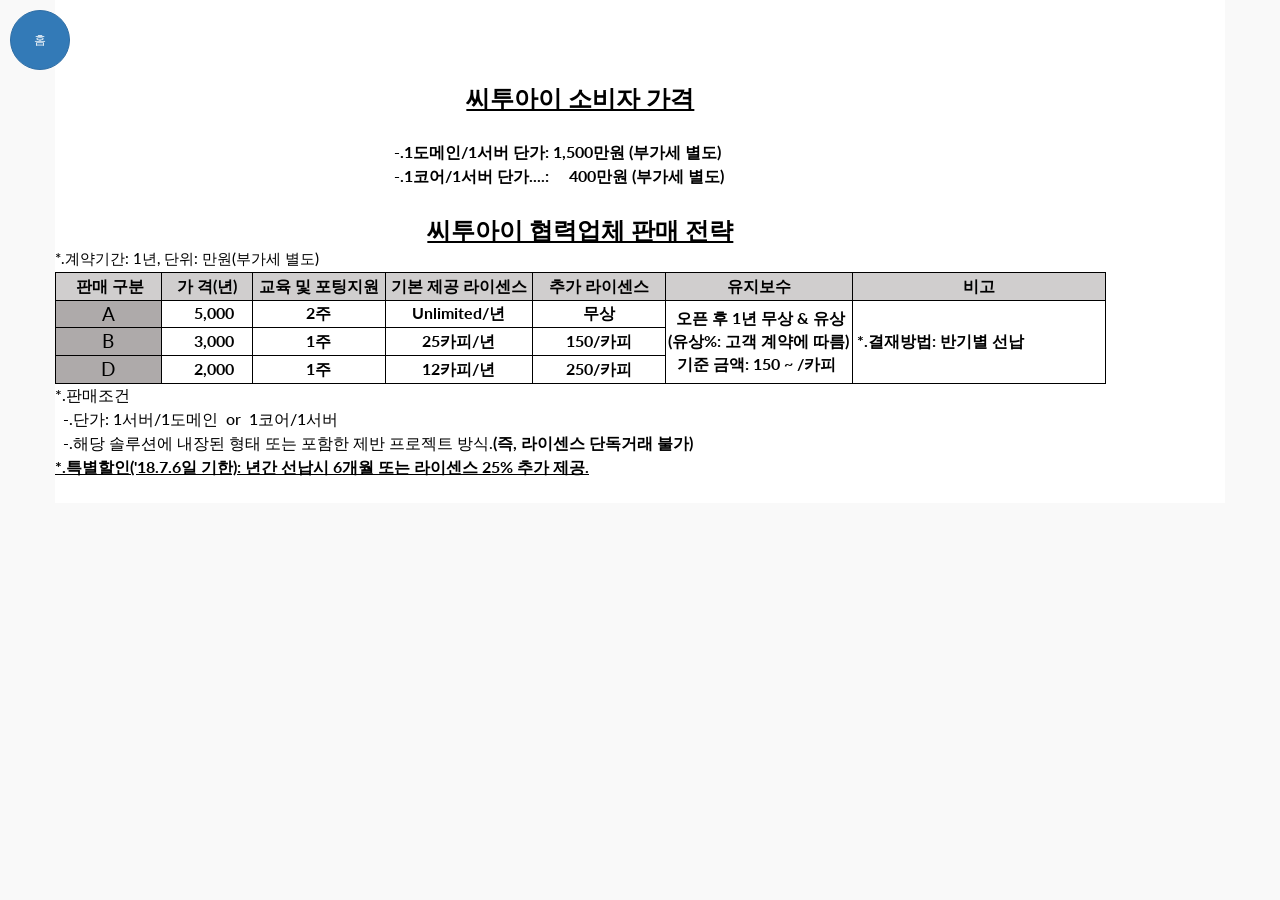
<file: c2i_Price.html>
<!DOCTYPE html>
<html lang="en">
<head>
    <meta charset="utf-8">
    <meta http-equiv="X-UA-Compatible" content="IE=edge">
    <meta name="viewport" content="width=device-width, initial-scale=1">
    <meta name="description" content="탐색적 분석 3D & 2D 시각화,공공 데이터 시각화 클라우딩 서비스.고객의 Need를 쉽고, 빠르고, 멋스럽게 제공">
    <meta name="keywords" content="비투아이랩,씨투아이,3D 시각화,2D 시각화,비주얼라이제이션,공공데이터,비투아이랩,비즈인사이트,빅데이터,비아이,BI,Visualization,OLAP,Public Data,B2iLab,C2i,VizInsight,Big Data,Dashboard,Data Warehouse,DW,Mining">
    <meta name="keywords" content="차트 컴포넌트,조직도,인사관리,조직관리,슬라이더,컬러선택기,HR,Chart Component,Org Chart,UI,UX 컴포넌트,Slider,ColorPicker">
    <meta name="keywords" content="모션차트,Motion Chart">
    <meta name="author" content="비투아이랩">
    <title>C2i 판매전략 - 비투아이랩</title>

    <!-- CSS -->
    <link href="assets/css/bootstrap.min.css" rel="stylesheet">
    <link href="assets/css/jquery.slitslider.css" rel="stylesheet">
    <link href="assets/css/social-icons.css" rel="stylesheet">
    <link href="assets/css/linecons.css" rel="stylesheet">
    <link href="assets/css/font-awesome.min.css" rel="stylesheet">
    <link href="assets/css/style.css" rel="stylesheet">
    <link href="assets/css/c2iTable.css" rel="stylesheet">
    <!-- Web Fonts -->
    <link href='//fonts.googleapis.com/css?family=Lato:300,400,700.900,300italic,400italic' rel='stylesheet' type='text/css'>
    <link rel="shortcut icon" type="image/png" href="favicon.png"/>

    <!-- HTML5 Shim and Respond.js IE8 support of HTML5 elements and media queries -->
    <!-- WARNING: Respond.js doesn't work if you view the page via file:// -->
    <!--[if lt IE 9]>
    <script src="assets/js/html5shiv.js"></script>
    <script src="assets/js/respond.min.js"></script>
    <![endif]-->

    <script src="assets/js/modernizr.custom.79639.js"></script>
    <noscript>
        <link href="assets/css/no-js.css" rel="stylesheet">
    </noscript>
    <style>
        .my-float{
            position:fixed;
            width:60px;
            height:60px;
            top:10px;
            left:10px;
            border-radius:50px;
            text-align:center;
            z-index: 99;
        }
    </style>
</head>

<body>

<div class="container">
    <a href="index.html#c2iDemo" style="color: white"><button class="btn btn-primary btn-sm my-float">홈</button></a>
    <div class="row">
        <section id="c2iPrice" class="contactwrap">
            <table border="0" cellpadding="0" cellspacing="0" width="1324" style="border-collapse:collapse;table-layout:fixed;width:850pt">
                    <colgroup><col width="51" style="mso-width-source:userset;mso-width-alt:1621;width:0pt">
                        <col width="117" style="mso-width-source:userset;mso-width-alt:3754;width:80pt">
                        <col width="91" style="mso-width-source:userset;mso-width-alt:2901;width:68pt">
                        <col width="181" style="mso-width-source:userset;mso-width-alt:5802;width:100pt">
                        <col width="185" style="mso-width-source:userset;mso-width-alt:5930;width:110pt">
                        <col width="155" style="mso-width-source:userset;mso-width-alt:4949;width:100pt">
                        <col width="187" style="mso-width-source:userset;mso-width-alt:5973;width:140pt">
                        <col width="357" style="mso-width-source:userset;mso-width-alt:11434;width:190pt">
                    </colgroup><tbody><tr height="36" style="height:27.0pt">
                    <td height="36" width="51" style="height:27.0pt;width:38pt"></td>
                    <td colspan="7" class="xl571" width="1273" style="width:955pt">씨투아이 소비자 가격</td>
                </tr>

                <tr height="24" style="height:18.0pt">
                    <td height="24" style="height:18.0pt"></td>
                    <td colspan="6" style="mso-ignore:colspan"></td>
                </tr>
                <tr height="24" style="height:18.0pt">
                    <td height="24" style="height:18.0pt"></td>
                    <td colspan="3" style="mso-ignore:colspan"></td>
                    <td class="xl558" colspan="3" style="mso-ignore:colspan"><span style="mso-spacerun:yes" class="xl559">&nbsp; -.1도메인/1서버 단가: 1,500만원 (부가세 별도)</span> </td>
                    <td colspan="4" style="mso-ignore:colspan"></td>
                </tr>
                <tr height="24" style="height:18.0pt">
                    <td height="24" style="height:18.0pt"></td>
                    <td colspan="3" style="mso-ignore:colspan"></td>
                    <td class="xl558" colspan="5" style="mso-ignore:colspan"><span style="mso-spacerun:yes" class="xl559">&nbsp; -.1코어/1서버 단가....:&nbsp;&nbsp;&nbsp;&nbsp; 400만원 (부가세 별도)</span></td>
                    <td colspan="2" style="mso-ignore:colspan"></td>
                </tr>
                <tr height="46" style="height:18.0pt;mso-xlrowspan:2">
                    <td height="46" colspan="8" style="height:18.0pt;mso-ignore:colspan"></td>
                </tr>

                <tr height="36" style="height:27.0pt">
                    <td height="36" style="height:27.0pt"></td>
                    <td colspan="7" class="xl571">씨투아이 협력업체 판매 전략</td>
                </tr>
                <tr height="24" style="height:18.0pt">
                    <td height="24" style="height:18.0pt"></td>
                    <td class="xl568" colspan="2" style="mso-ignore:colspan">*.계약기간: 1년, 단위: 만원(부가세 별도)</td>
                    <td colspan="5" style="mso-ignore:colspan"></td>
                </tr>
                <tr height="28" style="height:21.0pt">
                    <td height="28" style="height:21.0pt"></td>
                    <td class="xl560"><span style="mso-spacerun:yes">&nbsp;</span>판매 구분</td>
                    <td class="xl561">가 격(년)</td>
                    <td class="xl562" style="border-left:none">교육 및 포팅지원</td>
                    <td class="xl562" style="border-left:none">기본 제공 라이센스</td>
                    <td class="xl562" style="border-left:none">추가 라이센스</td>
                    <td class="xl562" style="border-left:none">유지보수</td>
                    <td class="xl563" style="border-left:none">비고</td>
                </tr>
                <tr height="27" style="mso-height-source:userset;height:20.0pt">
                    <td height="27" style="height:20.0pt"></td>
                    <td class="xl550">A</td>
                    <td class="xl553"><span style="mso-spacerun:yes">&nbsp;&nbsp;&nbsp;&nbsp;&nbsp;&nbsp;&nbsp; </span>5,000 </td>
                    <td class="xl554" style="border-left:none">2주</td>
                    <td class="xl554" style="border-left:none">Unlimited/년</td>
                    <td class="xl554" style="border-left:none">무상</td>
                    <td rowspan="3" class="xl572" width="187" style="border-bottom:1.0pt solid black;
border-top:none;width:140pt"><span style="mso-spacerun:yes">&nbsp;</span>오픈 후 1년 무상 &
                        유상<br>
                        (유상%: 고객 계약에 따름)<br>
                        기준 금액: 150 ~ /카피<span style="mso-spacerun:yes">&nbsp;</span></td>
                    <td rowspan="3" class="xl575" width="357" style="border-bottom:1.0pt solid black;
width:268pt"><span style="mso-spacerun:yes">&nbsp;</span>*.결재방법: 반기별 선납</span></td>
                </tr>
                <tr height="27" style="height:20.0pt">
                    <td height="27" style="height:20.0pt"></td>
                    <td class="xl551" style="border-top:none">B</td>
                    <td class="xl555" style="border-top:none"><span style="mso-spacerun:yes">&nbsp;&nbsp;&nbsp;&nbsp;&nbsp;&nbsp;&nbsp;&nbsp;</span>3,000 </td>
                    <td class="xl556" style="border-top:none;border-left:none">1주</td>
                    <td class="xl556" style="border-top:none;border-left:none">25카피/년</td>
                    <td class="xl556" style="border-top:none;border-left:none">150/카피</td>
                </tr>
                <tr height="28" style="height:21.0pt">
                    <td height="28" style="height:21.0pt"></td>
                    <td class="xl552" style="border-top:none">D</td>
                    <td class="xl557" style="border-top:none"><span style="mso-spacerun:yes">&nbsp;&nbsp;&nbsp;&nbsp;&nbsp;&nbsp;&nbsp;&nbsp;</span>2,000 </td>
                    <td class="xl564" style="border-top:none;border-left:none">1주</td>
                    <td class="xl569" style="border-left:none">12카피/년</td>
                    <td class="xl569" style="border-left:none">250/카피</td>
                </tr>
                <tr height="24" style="height:18.0pt">
                    <td height="24" style="height:18.0pt"></td>
                    <td class="xl558">*.판매조건</td>
                    <td colspan="6" style="mso-ignore:colspan"></td>
                </tr>
                <tr height="24" style="height:18.0pt">
                    <td height="24" style="height:18.0pt"></td>
                    <td class="xl558" colspan="3" style="mso-ignore:colspan"><span style="mso-spacerun:yes">&nbsp; </span>-.단가: 1서버/1도메인<span style="mso-spacerun:yes">&nbsp;
</span>or<span style="mso-spacerun:yes">&nbsp; </span>1코어/1서버</td>
                    <td colspan="4" style="mso-ignore:colspan"></td>
                </tr>
                <tr height="24" style="height:18.0pt">
                    <td height="24" style="height:18.0pt"></td>
                    <td class="xl558" colspan="5" style="mso-ignore:colspan"><span style="mso-spacerun:yes">&nbsp; </span>-.해당 솔루션에 내장된 형태 또는 포함한 제반 프로젝트 방식.<span class="xl559" >(즉, 라이센스
                        단독거래 불가)</span></td>
                    <td colspan="2" style="mso-ignore:colspan"></td>
                </tr>
                <tr height="24" style="height:18.0pt">
                    <td height="24" style="height:18.0pt"></td>
                    <td class="xl558"><span class="xl559" style="text-decoration:underline;">*.특별할인('18.7.6일 기한): 년간 선납시 6개월 또는 라이센스 25% 추가 제공.</span> </td>
                    <td colspan="6" style="mso-ignore:colspan"></td>
                </tr>
                <tr height="46" style="height:18.0pt;mso-xlrowspan:2">
                    <td height="46" colspan="8" style="height:18.0pt;mso-ignore:colspan"></td>
                </tr>
            <!---->
                <!--<tr height="36" style="height:27.0pt">-->
                    <!--<td height="36" style="height:27.0pt"></td>-->
                    <!--<td colspan="7" class="xl571">씨투아이 소스 및 기술이전 전략</td>-->
                <!--</tr>-->
                <!--<tr height="24" style="height:18.0pt">-->
                    <!--<td height="24" style="height:18.0pt"></td>-->
                    <!--<td class="xl568" colspan="2" style="mso-ignore:colspan">*.단위: 만원(부가세 별도)</td>-->
                    <!--<td colspan="5" style="mso-ignore:colspan"></td>-->
                <!--</tr>-->
                <!--<tr height="28" style="height:21.0pt">-->
                    <!--<td height="28" style="height:21.0pt"></td>-->
                    <!--<td class="xl560"><span style="mso-spacerun:yes">&nbsp;</span>판매 구분</td>-->
                    <!--<td class="xl561">가 격</td>-->
                    <!--<td class="xl562" style="border-left:none">지원(상주:비상주)</td>-->
                    <!--<td class="xl562" style="border-left:none">지불(계약:잔금)</td>-->
                    <!--<td class="xl570" style="border-left:none">유지보수(옵션)</td>-->
                    <!--<td colspan="2" class="xl582" style="border-right:1.0pt solid black">비고</td>-->
                <!--</tr>-->
                <!--<tr height="27" style="height:20.0pt">-->
                    <!--<td height="27" style="height:20.0pt"></td>-->
                    <!--<td class="xl550">A<font class="font59">(업종별 독점)</font></td>-->
                    <!--<td class="xl553"><span style="mso-spacerun:yes">&nbsp;&nbsp;&nbsp;&nbsp; </span>30,000 </td>-->
                    <!--<td class="xl554" style="border-left:none"><span style="mso-spacerun:yes">&nbsp;</span>3개월 : 4개월</td>-->
                    <!--<td class="xl554" style="border-left:none">70% : 30%</td>-->
                    <!--<td rowspan="3" class="xl579" style="border-bottom:1.0pt solid black;border-top:-->
<!--none"><span style="mso-spacerun:yes">&nbsp;</span>300/월<span style="mso-spacerun:yes">&nbsp;</span></td>-->
                    <!--<td colspan="2" rowspan="3" class="xl584" width="544" style="border-right:1.0pt solid black;-->
<!--border-bottom:1.0pt solid black;width:408pt"><span style="mso-spacerun:yes">&nbsp;</span>*.계약금 입금 후 소스(Task-runner포함), 매뉴얼 및 기술이전<br>-->
                        <!--<span style="mso-spacerun:yes">&nbsp;</span>*.잔금 지급일: 기술이전 지원 종료일<br>-->
                        <!--<span style="mso-spacerun:yes">&nbsp;</span>*.각사 솔루션 및 제품으로 등록 가능<span style="mso-spacerun:yes">&nbsp;</span></td>-->
                <!--</tr>-->
                <!--<tr height="27" style="height:20.0pt">-->
                    <!--<td height="27" style="height:20.0pt"></td>-->
                    <!--<td class="xl551" style="border-top:none">B</td>-->
                    <!--<td class="xl555" style="border-top:none"><span style="mso-spacerun:yes">&nbsp;&nbsp;&nbsp;&nbsp;-->
<!--</span>20,000 </td>-->
                    <!--<td class="xl556" style="border-top:none;border-left:none"><span style="mso-spacerun:yes">&nbsp;</span>2개월 : 3개월</td>-->
                    <!--<td class="xl556" style="border-top:none;border-left:none">80% : 20%</td>-->
                <!--</tr>-->
                <!--<tr height="27" style="height:20.0pt">-->
                    <!--<td height="27" style="height:20.0pt"></td>-->
                    <!--<td class="xl551" style="border-top:none">D</td>-->
                    <!--<td class="xl555" style="border-top:none"><span style="mso-spacerun:yes">&nbsp;&nbsp;&nbsp;&nbsp;&nbsp;</span>10,000 </td>-->
                    <!--<td class="xl556" style="border-top:none;border-left:none"><span style="mso-spacerun:yes">&nbsp;</span>1개월 : 2개월</td>-->
                    <!--<td class="xl556" style="border-bottom:1.0pt solid black;border-top:-->
<!--none">90% : 10%</td>-->
                <!--</tr>-->

                <!--<tr height="24" style="height:18.0pt">-->
                    <!--<td height="24" style="height:18.0pt"></td>-->
                    <!--<td class="xl558">*.업종별의 의미: BI, 시각화, UI/UX, ERP, CRM, 대시보드 및 분야별 보유 솔루션.</td>-->
                <!--</tr>-->

                <!--<tr height="24" style="height:18.0pt">-->
                    <!--<td height="24" style="height:18.0pt"></td>-->
                    <!--<td class="xl558">*.판매조건</td>-->
                    <!--<td colspan="6" style="mso-ignore:colspan"></td>-->
                <!--</tr>-->
                <!--<tr height="24" style="height:18.0pt">-->
                    <!--<td height="24" style="height:18.0pt"></td>-->
                    <!--<td class="xl558" colspan="5" style="mso-ignore:colspan"><span style="mso-spacerun:yes">&nbsp; </span>-.해당 솔루션에 내장된 형태로서, 소스 제공하지 않는 판매형식.(즉, 소스 매각-->
                        <!--불가)</td>-->
                    <!--<td colspan="2" style="mso-ignore:colspan"></td>-->
                <!--</tr>-->
                <!--<tr height="24" style="height:18.0pt">-->
                    <!--<td height="24" style="height:18.0pt"></td>-->
                    <!--<td class="xl559" colspan="2" style="mso-ignore:colspan"><span style="mso-spacerun:yes">&nbsp; </span>-.소스 이전 후 해지불가</td>-->
                    <!--<td colspan="5" style="mso-ignore:colspan"></td>-->
                <!--</tr>-->
                <!--<tr height="23" style="height:5.0pt">-->
                    <!--<td height="23" colspan="8" style="height:5.0pt;mso-ignore:colspan"></td>-->
                <!--</tr>-->
                <!--<tr height="24" style="height:18.0pt">-->
                    <!--<td height="24" style="height:18.0pt"></td>-->
                    <!--<td class="xl558" colspan="2" style="mso-ignore:colspan">*.유지보수 제공 내역</td>-->
                    <!--<td colspan="5" style="mso-ignore:colspan"></td>-->
                <!--</tr>-->
                <!--<tr height="24" style="height:18.0pt">-->
                    <!--<td height="24" style="height:18.0pt"></td>-->
                    <!--<td class="xl558" colspan="3" style="mso-ignore:colspan"><span style="mso-spacerun:yes">&nbsp; </span>-.당사 개발전략에 맞춘 동일 버전 유지 가능.</td>-->
                    <!--<td colspan="4" style="mso-ignore:colspan"></td>-->
                <!--</tr>-->
                <!--<tr height="24" style="height:18.0pt">-->
                    <!--<td height="24" style="height:18.0pt"></td>-->
                    <!--<td class="xl558" colspan="3" style="mso-ignore:colspan"><span style="mso-spacerun:yes">&nbsp; </span>-.신규 개발 컴포넌트의 지속적인 제공 및 기술이전.</td>-->
                    <!--<td colspan="4" style="mso-ignore:colspan"></td>-->
                <!--</tr>-->
                <!--<tr height="24" style="height:18.0pt">-->
                    <!--<td height="24" style="height:18.0pt"></td>-->
                    <!--<td class="xl558" colspan="3" style="mso-ignore:colspan"><span style="mso-spacerun:yes">&nbsp; </span>-.안정적인 기술지원, 자문 제공 및 협업 가능</td>-->
                    <!--<td colspan="4" style="mso-ignore:colspan"></td>-->
                <!--</tr>-->
                <!--<tr height="23" style="height:5.0pt">-->
                    <!--<td height="23" colspan="8" style="height:5.0pt;mso-ignore:colspan"></td>-->
                <!--</tr>-->
                <!--<tr height="24" style="height:18.0pt">-->
                    <!--<td height="24" style="height:18.0pt"></td>-->
                    <!--<td class="xl558" colspan="3" style="mso-ignore:colspan">*.소스 및 기술이전 전략은 기한 & 한정적 전략으로 중단될 수 있습니다.</td>-->
                    <!--<td colspan="4" style="mso-ignore:colspan"></td>-->
                <!--</tr>-->
                <!--[if supportMisalignedColumns]-->
                <tr height="0" style="display:none">
                    <td width="51" style="width:38pt"></td>
                    <td width="117" style="width:88pt"></td>
                    <td width="91" style="width:68pt"></td>
                    <td width="181" style="width:136pt"></td>
                    <td width="185" style="width:139pt"></td>
                    <td width="155" style="width:116pt"></td>
                    <td width="187" style="width:140pt"></td>
                    <td width="357" style="width:268pt"></td>
                </tr>
                <!--[endif]-->
                </tbody>
            </table>
        </section>
    </div>
</div>
</body>
</html>
</file>
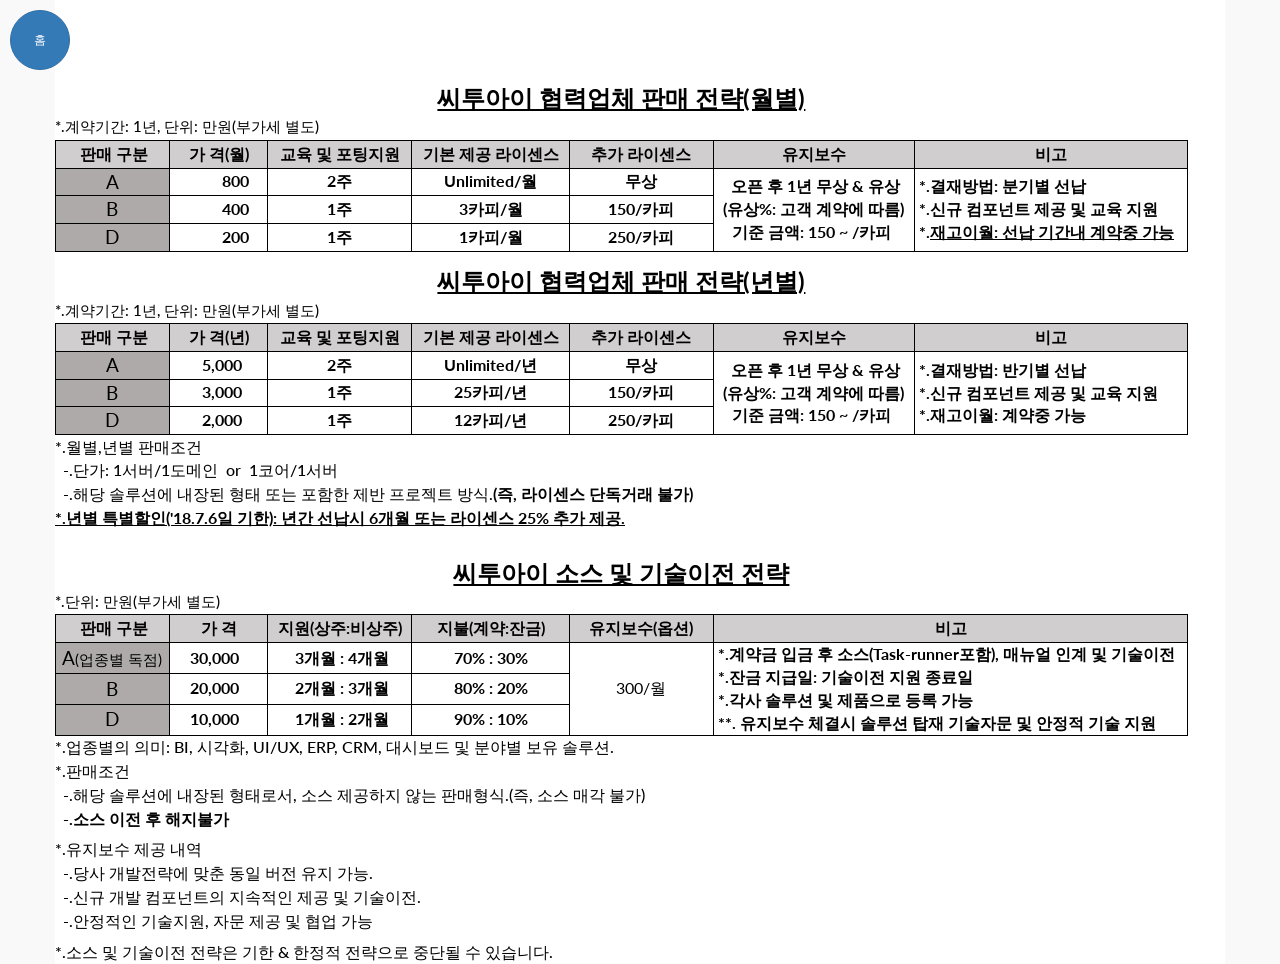
<file: c2i_Price_0.html>
<!DOCTYPE html>
<html lang="en">
<head>
    <meta charset="utf-8">
    <meta http-equiv="X-UA-Compatible" content="IE=edge">
    <meta name="viewport" content="width=device-width, initial-scale=1">
    <meta name="description" content="탐색적 분석 3D & 2D 시각화,공공 데이터 시각화 클라우딩 서비스.고객의 Need를 쉽고, 빠르고, 멋스럽게 제공">
    <meta name="keywords" content="비투아이랩,씨투아이,3D 시각화,2D 시각화,비주얼라이제이션,공공데이터,비투아이랩,비즈인사이트,빅데이터,비아이,BI,Visualization,OLAP,Public Data,B2iLab,C2i,VizInsight,Big Data,Dashboard,Data Warehouse,DW,Mining">
    <meta name="keywords" content="차트 컴포넌트,조직도,인사관리,조직관리,슬라이더,컬러선택기,HR,Chart Component,Org Chart,UI,UX 컴포넌트,Slider,ColorPicker">
    <meta name="keywords" content="모션차트,Motion Chart">
    <meta name="author" content="비투아이랩">
    <title>C2i 판매전략 - 비투아이랩</title>

    <!-- CSS -->
    <link href="assets/css/bootstrap.min.css" rel="stylesheet">
    <link href="assets/css/jquery.slitslider.css" rel="stylesheet">
    <link href="assets/css/social-icons.css" rel="stylesheet">
    <link href="assets/css/linecons.css" rel="stylesheet">
    <link href="assets/css/font-awesome.min.css" rel="stylesheet">
    <link href="assets/css/style.css" rel="stylesheet">
    <link href="assets/css/c2iTable.css" rel="stylesheet">
    <!-- Web Fonts -->
    <link href='//fonts.googleapis.com/css?family=Lato:300,400,700.900,300italic,400italic' rel='stylesheet' type='text/css'>
    <link rel="shortcut icon" type="image/png" href="favicon.png"/>

    <!-- HTML5 Shim and Respond.js IE8 support of HTML5 elements and media queries -->
    <!-- WARNING: Respond.js doesn't work if you view the page via file:// -->
    <!--[if lt IE 9]>
    <script src="assets/js/html5shiv.js"></script>
    <script src="assets/js/respond.min.js"></script>
    <![endif]-->

    <script src="assets/js/modernizr.custom.79639.js"></script>
    <noscript>
        <link href="assets/css/no-js.css" rel="stylesheet">
    </noscript>
    <style>
        .my-float{
            position:fixed;
            width:60px;
            height:60px;
            top:10px;
            left:10px;
            border-radius:50px;
            text-align:center;
            z-index: 99;
        }
    </style>
</head>

<body>

<div class="container">
    <a href="index.html#c2iDemo" style="color: white"><button class="btn btn-primary btn-sm my-float">홈</button></a>
    <div class="row">
        <section id="c2iPrice" class="contactwrap">
            <table border="0" cellpadding="0" cellspacing="0" width="1324" style="border-collapse:collapse;table-layout:fixed;width:850pt">
                    <colgroup><col width="51" style="mso-width-source:userset;mso-width-alt:1621;width:0pt">
                        <col width="117" style="mso-width-source:userset;mso-width-alt:3754;width:80pt">
                        <col width="91" style="mso-width-source:userset;mso-width-alt:2901;width:68pt">
                        <col width="181" style="mso-width-source:userset;mso-width-alt:5802;width:100pt">
                        <col width="185" style="mso-width-source:userset;mso-width-alt:5930;width:110pt">
                        <col width="155" style="mso-width-source:userset;mso-width-alt:4949;width:100pt">
                        <col width="187" style="mso-width-source:userset;mso-width-alt:5973;width:140pt">
                        <col width="357" style="mso-width-source:userset;mso-width-alt:11434;width:190pt">
                    </colgroup><tbody><tr height="36" style="height:27.0pt">
                    <td height="36" width="51" style="height:27.0pt;width:38pt"></td>
                    <td colspan="7" class="xl571" width="1273" style="width:955pt">씨투아이 협력업체 판매 전략(월별)</td>
                </tr>
                <tr height="24" style="height:18.0pt">
                    <td height="24" style="height:18.0pt"></td>
                    <td class="xl568" colspan="2" style="mso-ignore:colspan">*.계약기간: 1년, 단위: 만원(부가세 별도)</td>
                    <td colspan="5" style="mso-ignore:colspan"></td>
                </tr>
                <tr height="28" style="height:21.0pt">
                    <td height="28" style="height:21.0pt"></td>
                    <td class="xl560"><span style="mso-spacerun:yes">&nbsp;</span>판매 구분</td>
                    <td class="xl561">가 격(월)</td>
                    <td class="xl562" style="border-left:none">교육 및 포팅지원</td>
                    <td class="xl562" style="border-left:none">기본 제공 라이센스</td>
                    <td class="xl562" style="border-left:none">추가 라이센스</td>
                    <td class="xl562" style="border-left:none">유지보수</td>
                    <td class="xl563" style="border-left:none">비고</td>
                </tr>
                <tr height="27" style="mso-height-source:userset;height:20.0pt">
                    <td height="27" style="height:20.0pt"></td>
                    <td class="xl550">A</td>
                    <td class="xl553"><span style="mso-spacerun:yes">&nbsp;&nbsp;&nbsp;&nbsp;&nbsp;&nbsp;&nbsp;&nbsp;&nbsp;&nbsp;&nbsp;&nbsp; </span>800 </td>
                    <td class="xl554" style="border-left:none">2주</td>
                    <td class="xl554" style="border-left:none">Unlimited/월</td>
                    <td class="xl554" style="border-left:none">무상</td>
                    <td rowspan="3" class="xl572" width="187" style="border-bottom:1.0pt solid black;
border-top:none;width:140pt"><span style="mso-spacerun:yes">&nbsp;</span>오픈 후 1년 무상 &
                        유상<br>
                        (유상%: 고객 계약에 따름)<br>
                        기준 금액: 150 ~ /카피<span style="mso-spacerun:yes">&nbsp;</span></td>
                    <td rowspan="3" class="xl575" width="357" style="border-bottom:1.0pt solid black;
width:268pt"><span style="mso-spacerun:yes">&nbsp;</span>*.결재방법: 분기별 선납<br>
                        <span style="mso-spacerun:yes">&nbsp;</span>*.신규 컴포넌트 제공 및 교육 지원<br>
                        <span style="mso-spacerun:yes">&nbsp;</span>*.<span style="text-decoration:underline;">재고이월: 선납 기간내 계약중 가능</span><span style="mso-spacerun:yes">&nbsp;</span></td>
                </tr>
                <tr height="27" style="height:20.0pt">
                    <td height="27" style="height:20.0pt"></td>
                    <td class="xl551" style="border-top:none">B</td>
                    <td class="xl555" style="border-top:none"><span style="mso-spacerun:yes">&nbsp;&nbsp;&nbsp;&nbsp;&nbsp;&nbsp;&nbsp;&nbsp;&nbsp;&nbsp;&nbsp;&nbsp; </span>400 </td>
                    <td class="xl556" style="border-top:none;border-left:none">1주</td>
                    <td class="xl556" style="border-top:none;border-left:none">3카피/월</td>
                    <td class="xl556" style="border-top:none;border-left:none">150/카피</td>
                </tr>
                <tr height="28" style="height:21.0pt">
                    <td height="28" style="height:21.0pt"></td>
                    <td class="xl552" style="border-top:none">D</td>
                    <td class="xl557" style="border-top:none"><span style="mso-spacerun:yes">&nbsp;&nbsp;&nbsp;&nbsp;&nbsp;&nbsp;&nbsp;&nbsp;&nbsp;&nbsp;&nbsp;&nbsp; </span>200 </td>
                    <td class="xl564" style="border-top:none;border-left:none">1주</td>
                    <td class="xl569" style="border-left:none">1카피/월</td>
                    <td class="xl569" style="border-left:none">250/카피</td>
                </tr>

                <tr height="24" style="height:9.0pt">
                    <td height="24" style="height:9.0pt"></td>
                </tr>

                <tr height="36" style="height:27.0pt">
                    <td height="36" style="height:27.0pt"></td>
                    <td colspan="7" class="xl571">씨투아이 협력업체 판매 전략(년별)</td>
                </tr>
                <tr height="24" style="height:18.0pt">
                    <td height="24" style="height:18.0pt"></td>
                    <td class="xl568" colspan="2" style="mso-ignore:colspan">*.계약기간: 1년, 단위: 만원(부가세 별도)</td>
                    <td colspan="5" style="mso-ignore:colspan"></td>
                </tr>
                <tr height="28" style="height:21.0pt">
                    <td height="28" style="height:21.0pt"></td>
                    <td class="xl560"><span style="mso-spacerun:yes">&nbsp;</span>판매 구분</td>
                    <td class="xl561">가 격(년)</td>
                    <td class="xl562" style="border-left:none">교육 및 포팅지원</td>
                    <td class="xl562" style="border-left:none">기본 제공 라이센스</td>
                    <td class="xl562" style="border-left:none">추가 라이센스</td>
                    <td class="xl562" style="border-left:none">유지보수</td>
                    <td class="xl563" style="border-left:none">비고</td>
                </tr>
                <tr height="27" style="mso-height-source:userset;height:20.0pt">
                    <td height="27" style="height:20.0pt"></td>
                    <td class="xl550">A</td>
                    <td class="xl553"><span style="mso-spacerun:yes">&nbsp;&nbsp;&nbsp;&nbsp;&nbsp;&nbsp;&nbsp; </span>5,000 </td>
                    <td class="xl554" style="border-left:none">2주</td>
                    <td class="xl554" style="border-left:none">Unlimited/년</td>
                    <td class="xl554" style="border-left:none">무상</td>
                    <td rowspan="3" class="xl572" width="187" style="border-bottom:1.0pt solid black;
border-top:none;width:140pt"><span style="mso-spacerun:yes">&nbsp;</span>오픈 후 1년 무상 &
                        유상<br>
                        (유상%: 고객 계약에 따름)<br>
                        기준 금액: 150 ~ /카피<span style="mso-spacerun:yes">&nbsp;</span></td>
                    <td rowspan="3" class="xl575" width="357" style="border-bottom:1.0pt solid black;
width:268pt"><span style="mso-spacerun:yes">&nbsp;</span>*.결재방법: 반기별 선납<br>
                        <span style="mso-spacerun:yes">&nbsp;</span>*.신규 컴포넌트 제공 및 교육 지원<br>
                        <span style="mso-spacerun:yes">&nbsp;</span>*.재고이월: 계약중 가능<span style="mso-spacerun:yes">&nbsp;</span></td>
                </tr>
                <tr height="27" style="height:20.0pt">
                    <td height="27" style="height:20.0pt"></td>
                    <td class="xl551" style="border-top:none">B</td>
                    <td class="xl555" style="border-top:none"><span style="mso-spacerun:yes">&nbsp;&nbsp;&nbsp;&nbsp;&nbsp;&nbsp;&nbsp;&nbsp;</span>3,000 </td>
                    <td class="xl556" style="border-top:none;border-left:none">1주</td>
                    <td class="xl556" style="border-top:none;border-left:none">25카피/년</td>
                    <td class="xl556" style="border-top:none;border-left:none">150/카피</td>
                </tr>
                <tr height="28" style="height:21.0pt">
                    <td height="28" style="height:21.0pt"></td>
                    <td class="xl552" style="border-top:none">D</td>
                    <td class="xl557" style="border-top:none"><span style="mso-spacerun:yes">&nbsp;&nbsp;&nbsp;&nbsp;&nbsp;&nbsp;&nbsp;&nbsp;</span>2,000 </td>
                    <td class="xl564" style="border-top:none;border-left:none">1주</td>
                    <td class="xl569" style="border-left:none">12카피/년</td>
                    <td class="xl569" style="border-left:none">250/카피</td>
                </tr>
                <tr height="24" style="height:18.0pt">
                    <td height="24" style="height:18.0pt"></td>
                    <td class="xl558">*.월별,년별 판매조건</td>
                    <td colspan="6" style="mso-ignore:colspan"></td>
                </tr>
                <tr height="24" style="height:18.0pt">
                    <td height="24" style="height:18.0pt"></td>
                    <td class="xl558" colspan="3" style="mso-ignore:colspan"><span style="mso-spacerun:yes">&nbsp; </span>-.단가: 1서버/1도메인<span style="mso-spacerun:yes">&nbsp;
</span>or<span style="mso-spacerun:yes">&nbsp; </span>1코어/1서버</td>
                    <td colspan="4" style="mso-ignore:colspan"></td>
                </tr>
                <tr height="24" style="height:18.0pt">
                    <td height="24" style="height:18.0pt"></td>
                    <td class="xl558" colspan="5" style="mso-ignore:colspan"><span style="mso-spacerun:yes">&nbsp; </span>-.해당 솔루션에 내장된 형태 또는 포함한 제반 프로젝트 방식.<span class="xl559" >(즉, 라이센스
                        단독거래 불가)</span></td>
                    <td colspan="2" style="mso-ignore:colspan"></td>
                </tr>
                <tr height="24" style="height:18.0pt">
                    <td height="24" style="height:18.0pt"></td>
                    <td class="xl558"><span class="xl559" style="text-decoration:underline;">*.년별 특별할인('18.7.6일 기한): 년간 선납시 6개월 또는 라이센스 25% 추가 제공.</span> </td>
                    <td colspan="6" style="mso-ignore:colspan"></td>
                </tr>
                <tr height="46" style="height:18.0pt;mso-xlrowspan:2">
                    <td height="46" colspan="8" style="height:18.0pt;mso-ignore:colspan"></td>
                </tr>
                <tr height="36" style="height:27.0pt">
                    <td height="36" style="height:27.0pt"></td>
                    <td colspan="7" class="xl571">씨투아이 소스 및 기술이전 전략</td>
                </tr>
                <tr height="24" style="height:18.0pt">
                    <td height="24" style="height:18.0pt"></td>
                    <td class="xl568" colspan="2" style="mso-ignore:colspan">*.단위: 만원(부가세 별도)</td>
                    <td colspan="5" style="mso-ignore:colspan"></td>
                </tr>
                <tr height="28" style="height:21.0pt">
                    <td height="28" style="height:21.0pt"></td>
                    <td class="xl560"><span style="mso-spacerun:yes">&nbsp;</span>판매 구분</td>
                    <td class="xl561">가 격</td>
                    <td class="xl562" style="border-left:none">지원(상주:비상주)</td>
                    <td class="xl562" style="border-left:none">지불(계약:잔금)</td>
                    <td class="xl570" style="border-left:none">유지보수(옵션)</td>
                    <td colspan="2" class="xl582" style="border-right:1.0pt solid black">비고</td>
                </tr>
                <tr height="27" style="height:20.0pt">
                    <td height="27" style="height:20.0pt"></td>
                    <td class="xl550">A<font class="font59">(업종별 독점)</font></td>
                    <td class="xl553"><span style="mso-spacerun:yes">&nbsp;&nbsp;&nbsp;&nbsp; </span>30,000 </td>
                    <td class="xl554" style="border-left:none"><span style="mso-spacerun:yes">&nbsp;</span>3개월 : 4개월</td>
                    <td class="xl554" style="border-left:none">70% : 30%</td>
                    <td rowspan="3" class="xl579" style="border-bottom:1.0pt solid black;border-top:
none"><span style="mso-spacerun:yes">&nbsp;</span>300/월<span style="mso-spacerun:yes">&nbsp;</span></td>
                    <td colspan="2" rowspan="3" class="xl584" width="544" style="border-right:1.0pt solid black;
border-bottom:1.0pt solid black;width:408pt"><span style="mso-spacerun:yes">&nbsp;</span>*.계약금 입금 후 소스(Task-runner포함), 매뉴얼 인계 및 기술이전<br>
                        <span style="mso-spacerun:yes">&nbsp;</span>*.잔금 지급일: 기술이전 지원 종료일<br>
                        <span style="mso-spacerun:yes">&nbsp;</span>*.각사 솔루션 및 제품으로 등록 가능<br>
                        <span style="mso-spacerun:yes">&nbsp;</span>**. 유지보수 체결시 솔루션 탑재 기술자문 및 안정적
                        기술 지원<span style="mso-spacerun:yes">&nbsp;</span></td>
                </tr>
                <tr height="27" style="height:20.0pt">
                    <td height="27" style="height:20.0pt"></td>
                    <td class="xl551" style="border-top:none">B</td>
                    <td class="xl555" style="border-top:none"><span style="mso-spacerun:yes">&nbsp;&nbsp;&nbsp;&nbsp;
</span>20,000 </td>
                    <td class="xl556" style="border-top:none;border-left:none"><span style="mso-spacerun:yes">&nbsp;</span>2개월 : 3개월</td>
                    <td class="xl556" style="border-top:none;border-left:none">80% : 20%</td>
                </tr>
                <tr height="27" style="height:20.0pt">
                    <td height="27" style="height:20.0pt"></td>
                    <td class="xl551" style="border-top:none">D</td>
                    <td class="xl555" style="border-top:none"><span style="mso-spacerun:yes">&nbsp;&nbsp;&nbsp;&nbsp;&nbsp;</span>10,000 </td>
                    <td class="xl556" style="border-top:none;border-left:none"><span style="mso-spacerun:yes">&nbsp;</span>1개월 : 2개월</td>
                    <td class="xl556" style="border-bottom:1.0pt solid black;border-top:
none">90% : 10%</td>
                </tr>

                <tr height="24" style="height:18.0pt">
                    <td height="24" style="height:18.0pt"></td>
                    <td class="xl558">*.업종별의 의미: BI, 시각화, UI/UX, ERP, CRM, 대시보드 및 분야별 보유 솔루션.</td>
                </tr>

                <tr height="24" style="height:18.0pt">
                    <td height="24" style="height:18.0pt"></td>
                    <td class="xl558">*.판매조건</td>
                    <td colspan="6" style="mso-ignore:colspan"></td>
                </tr>
                <tr height="24" style="height:18.0pt">
                    <td height="24" style="height:18.0pt"></td>
                    <td class="xl558" colspan="5" style="mso-ignore:colspan"><span style="mso-spacerun:yes">&nbsp; </span>-.해당 솔루션에 내장된 형태로서, 소스 제공하지 않는 판매형식.(즉, 소스 매각
                        불가)</td>
                    <td colspan="2" style="mso-ignore:colspan"></td>
                </tr>
                <tr height="24" style="height:18.0pt">
                    <td height="24" style="height:18.0pt"></td>
                    <td class="xl559" colspan="2" style="mso-ignore:colspan"><span style="mso-spacerun:yes">&nbsp; </span>-.소스 이전 후 해지불가</td>
                    <td colspan="5" style="mso-ignore:colspan"></td>
                </tr>
                <tr height="23" style="height:5.0pt">
                    <td height="23" colspan="8" style="height:5.0pt;mso-ignore:colspan"></td>
                </tr>
                <tr height="24" style="height:18.0pt">
                    <td height="24" style="height:18.0pt"></td>
                    <td class="xl558" colspan="2" style="mso-ignore:colspan">*.유지보수 제공 내역</td>
                    <td colspan="5" style="mso-ignore:colspan"></td>
                </tr>
                <tr height="24" style="height:18.0pt">
                    <td height="24" style="height:18.0pt"></td>
                    <td class="xl558" colspan="3" style="mso-ignore:colspan"><span style="mso-spacerun:yes">&nbsp; </span>-.당사 개발전략에 맞춘 동일 버전 유지 가능.</td>
                    <td colspan="4" style="mso-ignore:colspan"></td>
                </tr>
                <tr height="24" style="height:18.0pt">
                    <td height="24" style="height:18.0pt"></td>
                    <td class="xl558" colspan="3" style="mso-ignore:colspan"><span style="mso-spacerun:yes">&nbsp; </span>-.신규 개발 컴포넌트의 지속적인 제공 및 기술이전.</td>
                    <td colspan="4" style="mso-ignore:colspan"></td>
                </tr>
                <tr height="24" style="height:18.0pt">
                    <td height="24" style="height:18.0pt"></td>
                    <td class="xl558" colspan="3" style="mso-ignore:colspan"><span style="mso-spacerun:yes">&nbsp; </span>-.안정적인 기술지원, 자문 제공 및 협업 가능</td>
                    <td colspan="4" style="mso-ignore:colspan"></td>
                </tr>
                <tr height="23" style="height:5.0pt">
                    <td height="23" colspan="8" style="height:5.0pt;mso-ignore:colspan"></td>
                </tr>
                <tr height="24" style="height:18.0pt">
                    <td height="24" style="height:18.0pt"></td>
                    <td class="xl558" colspan="3" style="mso-ignore:colspan">*.소스 및 기술이전 전략은 기한 & 한정적 전략으로 중단될 수 있습니다.</td>
                    <td colspan="4" style="mso-ignore:colspan"></td>
                </tr>
                <!--[if supportMisalignedColumns]-->
                <tr height="0" style="display:none">
                    <td width="51" style="width:38pt"></td>
                    <td width="117" style="width:88pt"></td>
                    <td width="91" style="width:68pt"></td>
                    <td width="181" style="width:136pt"></td>
                    <td width="185" style="width:139pt"></td>
                    <td width="155" style="width:116pt"></td>
                    <td width="187" style="width:140pt"></td>
                    <td width="357" style="width:268pt"></td>
                </tr>
                <!--[endif]-->
                </tbody>
            </table>
        </section>
    </div>
</div>
</body>
</html>
</file>
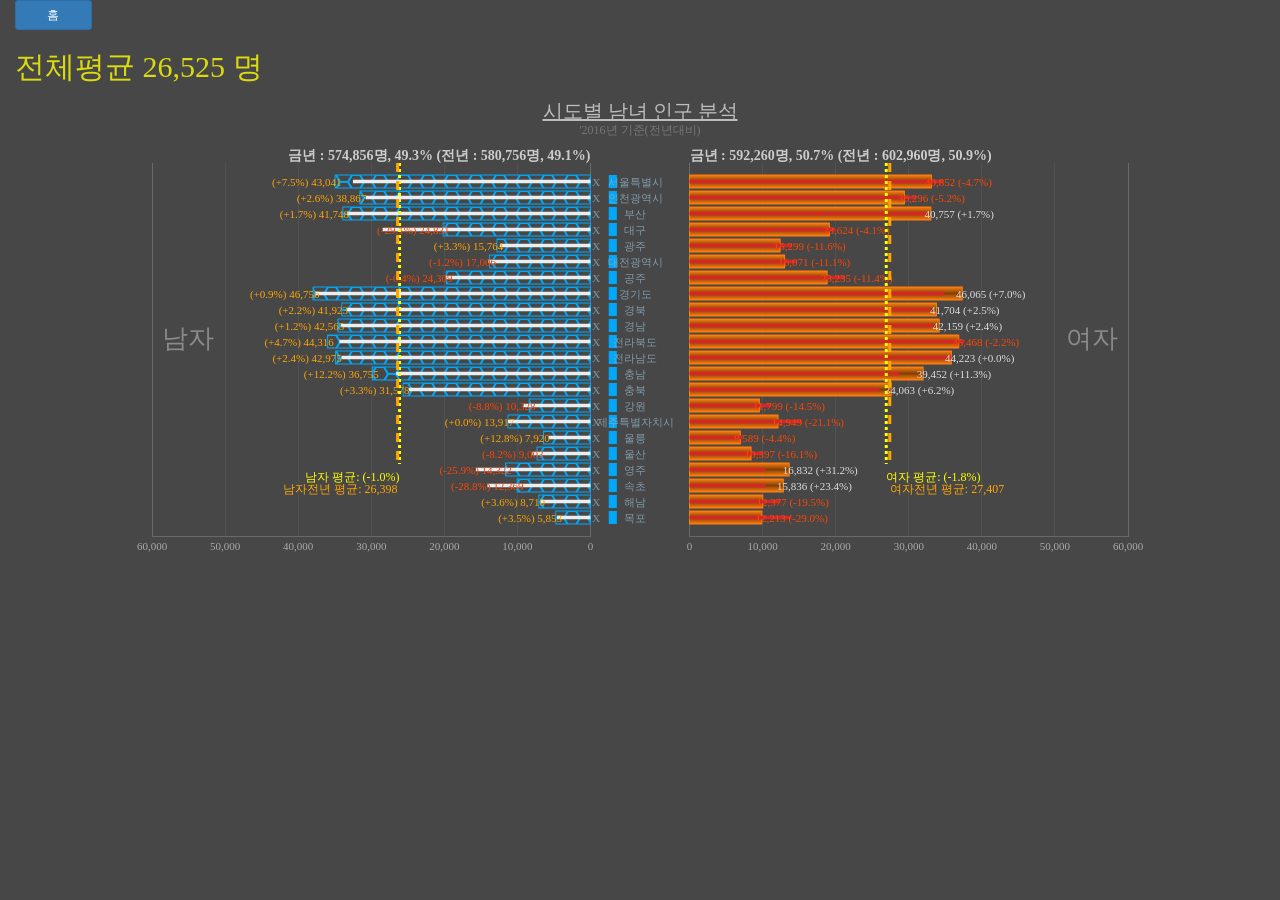
<file: c2i_Pyramid.html>
<!DOCTYPE html>
<html lang="en">
<head>
    <meta charset="UTF-8">
    <title>C2i:피라미드 차트(Pyramid Chart)</title>

    <meta name="viewport" content="width=device-width, user-scalable=no, minimum-scale=1.0, maximum-scale=1.0">

    <script src="assets/lib/d3.min.js" charset="utf-8"></script>
    <script src="assets/lib/three.min.js"></script>

    <script src="assets/js/c2i.v2.min.js"></script>

    <script src="assets/i18n/c2i_kr.js"></script>
    <!-- 다국어 사용시 아래 스크립트 필요합니다. (사용하지 않으면 제거) -->
    <script src="assets/i18n/c2i_en.js"></script>
    <script src="assets/i18n/c2i_jp.js"></script>
    <script src="assets/i18n/c2i_ch.js"></script>
    <script src="assets/data/bi/pyramidData.js"></script>

    <!-- 정품 인증번호 발급 및 적용시 아래 스크립트 필요합니다. -->
    <!--<script src="../assets/c2iLicenseKey.js"></script>-->

    <link rel="stylesheet" href="assets/css/bootstrap.min.css">
    <link rel="stylesheet" href="assets/css/c2i.v2.min.css">
    <link rel="stylesheet" href="assets/css/demo.css">
    <link rel="shortcut icon" type="image/png" href="favicon.png"/>

	<style>
        body{
            background-color: #474747;
        }
        .c2iLegendFloat{
            position: absolute;
            left: 20px;
            top: 50px;
            z-index: 100;
        }
	</style>
</head>
<body>
<div class="container-fluid">
    <div class="row">
        <div class="col-md-1">
            <a href="index.html#c2iDemo" style="color: white"><div class="btn btn-primary btn-sm btn-group-justified">홈</div></a>
        </div>
    </div>
    <div class="row">
        <div class="col-sm-12 col-md-12 col-lg-12">
            <div id="text01" class="demoCenter"></div>
        </div>
    </div>
    <div class="row">
        <div class="col-sm-offset-1 col-md-offset-1 col-lg-offset-1 col-sm-10 col-md-10 col-lg-10">
            <div id="c2iChart01" class="c2iPlace c2iPyramid c2iNoSelect demoCenter" data-c2iTitle="통계정보:"></div>
        </div>
    </div>

    <div class="row">
        <div class="col-sm-6 col-md-6 col-lg-6">
            <div id="c2iChart21" class="c2iPlace c2iPyramid c2iNoSelect" title="나는 출발 아래"></div>
        </div>
        <div class="col-sm-6 col-md-6 col-lg-6">
            <div id="c2iChart11" class="c2iPlace c2iPyramid c2iNoSelect" title="출발 아래 옆자리"></div>
        </div>
    </div>
</div>
<!-- 자동 툴팁 사용시 name, measure는 필수 존재 내역입니다.
     Custom Tooltip은 별도 ID로 만들어 사용자가 임의로 프로그램 가능합니다. -->
<div id="tooltip" class="c2iTooltip c2iHidden">
    <table style="width:250px">
        <thead>
        <tr>
            <th colspan='4' class="tipHeader">
                <div class="c2iCloseBtn" title="닫기">X</div>
                <p><strong><span id="name">판매본부</span></strong></p>
                <p id="measure" style="font-size: 14px; color:yellow">1,200</p>
                <hr style="margin:2px 0px; opacity: 0.5;">
                <!-- ratio가 있거나 hr 태그가 존재해야 합니다 -->
                <p id="ratio"></p>
                <!--<p><span id="testId" style="font-size: 12px; color: orange;">사용자 임의 툴팁 적용시,<br> 제공 데이터로 재구성 가능.</span></p>-->
            </th>
        </tr>
        </thead>
    </table>
</div>
<script>
    ///////////////////
    function getClickInfo(fromSource, data){
        console.log(fromSource.container + ',' + fromSource.selector + ' click ');
        for(var attr in data){
            console.log(attr + ' : ' + data[attr]);
        }

       // if (fromSource.container == 'c2iChart01'){
        if (fromSource.selector === 'removeCmd')
            text01.caption(fromSource.srcTitle)
                .prefix(text01.prefix())
                .data(data).render();
        //}
    }
    function getMouseEnterInfo(fromSource, data){
        console.log(fromSource.container + ',' + fromSource.selector + ' getMouseEnterInfo')
    }
    function getMouseLeaveInfo(fromSource, data){
        console.log(fromSource.container + ',' + fromSource.selector + ' getMouseLeaveInfo')
    }
    function getMouseMoveInfo(fromSource, data){
        console.log(fromSource.container + ',' + fromSource.selector + ' getMouseMoveInfo');
        document.getElementById('name').innerHTML = '상황에 맞는';
        document.getElementById('measure').innerHTML = '코딩 확장 구현';
    }

    /* ======================================================================== */
    var labelOptions = {
        tagName: 'h3', theme: '#444363',
        easing:'cubicInOut', duration: 1000,
        data: undefined,
        className: 'userAvgKg',
        fonts:['맑은 고딕', '30px', 'yellow'], format: ',.0f',
        caption: '', prefix: '전체평균 ', unit: ' 명', opacity: 0.8,
        hoverAnimate: true, beginValue: '90%',

        method:{click:getClickInfo, mouseenter:getMouseEnterInfo, mouseleave:getMouseLeaveInfo}
    };
    var text01 = c2i.ui.animateNumber('#text01', labelOptions);
</script>
<script>
/*
 대.소문자는 반드시 준수해야 합니다.
 옵션이 없거나(미정의) '' 이면, 필수요소는 기본값 자동 적용되며 불필요한 옵션은 자동으로 적용되지 않습니다.
 *** 공통 정보
     -. isResponsive: true, false (기본값: false)
     -. width (단위: %, px) : % -> 상위 컨테이너 대비, px -> 절대 사이즈인 경우.(미 설정시 상위의 100% 설정)
     -. aspectRatio : 4:3 (= 1.333), 16:9 (= 1.777) 기본값, 또는 width 대비 % 설정 가능
     -. height (단위: px) : aspectRatio 없이 height 설정하면 적용 가능.(비 반응형시 추천)
     -. theme : #efefef, #444363, #333333 (제거: none)
     -. lang : 언어 설정(기본값:'kr')
     -. margin : x,y축이 설정 및 점유하는 영역.(기본값 margin : {top: 30, left: 30, right: 30, bottom: 30, isDynamic: true})
                 top ~ bottom: 기본값 -> 30, 차트의 내역(실제 막대, 라인 등)이 그려질 영역 설정용도
                 isDynamic -> y 또는 y2축이 존재하지 않을 경우 자동으로 내용 영역으로 확장사용 여부
     -. easing : 애니메이션시 적용될 기본 알고리즘 (linear, elastic, exp, bounce, quad, cubic, sin, circle, back)
     -. duration: 50~1500 ms(기본값 50), delay: 10~500 ms(기본값 10)
                    특히 사분면 차트에서는 의미없음.(slider의 speed로 역 계산하여 적용 되어집니다.)
     -. bgImg : 외부 제공시 기업의 로고등을 표시하기 위한 것으로 표시하지 않으려면 제거합니다.

     -. data : 씨투아이에 주입될 데이터 객체로서 직접 주입해도 되며, 다른 옵션 처럼 추후 주입해도 됩니다.
     -. preBuildData : 컴포넌트마다 데이터 구조는 상이하나,
                         true : 별도의 작업 없이 바로 사용가능한 구조(x축이 Numeric인 경우는 항상 true 구조이어야 함),
                         false: 내부에서 전처리 작업을 하므로 부하가 존재하나 대부분 무시해도 될 수준입니다.
                         false 지원 이유는 데이터 제공의 서버 알고리즘을 용이하게 하기 위함입니다.
     -. scaleAuto : 각 축(y, y2)별 스케일에 최적화 적용여부.(기본값은 true)
                    각 축의 최대값 또는 최대값의 합계를 기준으로 해당 축을 설정 처리하여 표시.
     -. linearBeginZero : 선형인 경우(파리미드 차트는 모두 선형), 0(zero)값으로 각각의 축 표시 시작 (기본값 true)

     -. rawStructure : preBuildData == false 경우,
                         colNm : 원시 데이터의 컬럼명을 보관하는 컬럼명
                         valNm : 원시 데이터의 값을 보관하는 컬럼명

     -. title : 컨포넌트의 제목을 표시하기 위한 장소이며, 특히 데이터 정렬을 적용하는 차트(표준, 피라미드, 파이 등)에서는
                 정렬 상태를 부 제목을 통해 제공합니다.
                 .caption: 제목 명칭
                 .fonts:제목 폰트 (기본값:['helvetica','20px','#434343'])
                 .textDeco: underline/line-through/overline
                 .gap: x, y 의 여유 공간 조정용도
                 .xPos:start, middle, end, yPos: top,middle, bottom,
                 .subCaption: 주 제목 명칭, subFonts, opacity:1,
                 .desc: 제목 툴팁

     -. isDev : 개발 모드 여부.
            .true: 옵션 창에 개발자용 메뉴 표시되며, 실행시 로그 정보 표시

 *** xDim
     -. caption : x축 제목명
     -. unitNm : 백만, 명 등의 서술적 단위명칭
     -. colNm : x축 컬럼명
     -. scale : ordinal, linear
     -. format : 정수(,d), 실수(,f 또는 ,.2f), 백분율(% .2%), 상세 내용은 매뉴얼 참조
     -. fonts: x축의 tick 값 표시하기 위한 폰트 (기본값 : ['helvetica','11px','gray'])
     -. dy : x축 제목명을 표시하기 위한 간격 조정 용도(기본값, dy : 35)
     -. xPad: 각 x 값의 폭대비 여유 공간 비율.(0.1 또는 [0.1,0.15],
             배열인 경우 첫번째는 모든 구간사이의 간격이며 2번째는 처음과 마지막의 간격.
             (xDim Scale이 Ordinal 인 경우에만 적용)
     -. cmdRect: 삭제 버튼 정 , 기본값 -> {width:'10px', color:'#00A8F9'}

 *** yDim
     -. caption : y축 제목명
     -. unitNm : 백만, 명 등의 서술적 단위명칭
     -. scale : linear, log, sqrt
     -. format : 정수(,d), 실수(,f 또는 ,.2f), 백분율(% .2%), 상세 내용은 매뉴얼 참조
     -. dx, dy : y축 제목명을 표시하기 위한 간격 조정 용도(기본값, dx: 8, dy : 3)
     -. ticks : y축의 표시할 값의 갯수 (기본값 : 10)
     -. isShow : y축 표시 여부 (기본값 : true)
     -. showGrid : y축 그리드 표시 여부(기본값 : true)
     -. minGap, maxGap: .0 ~ .50 ( 0% ~ 50% ), 최소 및 최대값을 표현하고자 축을 좀더 크게 만든다.
                         없으면 최소/대 실제 값이 상하한 선으로 설정되므로 상하의 여유가 없게 표시됩니다.
                         특히 최소값보다 적게 yBaseValue 설정시, yBaseValue를 최소값으로 설정됩니다.
     -. color,colorY2 : each인 경우 항목(measures)에 설정된 color값으로 계승처리하며, 아래와 같이 2D & 3D형식으로 지정 가능합니다.
             2D 색상 -> 10, 20, 20b, 20c,
             3D 색상 -> 10/Solid, 20/Solid, 20b/Solid, 20c/Solid
             각 measure별 개별 color 설정시 -> each
     -. texture, textureY2: yDim, y2Dim에서 선택 가능 시리즈 목록 (line13, circle11, path7, All, each)
             아래는 each, 즉 개별 적용시 사용 가능한 목록.
             lines,linesLighter,linesHeavier,linesThicker,linesThinner,linesHeavier10,linesSize4,
             linesSize8,linesOriVer,linesOri38,linesOri3878,linesOriVerHor,linesOriDia,
             circles,circlesLighter,circlesHeavier,circlesThicker,circlesThinner,circlesComplement,
             circlesSize5,circlesRadius4,circlesRadius4Fill2,circlesRadius4Comp,circlesRadius4Back,
             pathHexagons,pathCrosses,pathCaps,pathWoven,pathWaves,pathNylon,pathSquares
             (기본값 없으며, 없을 경우 color 기준으로 색상만 적용)
     -. fonts: x축의 tick 값 표시하기 위한 폰트 (기본값 : ['helvetica','11px','#aaa'])
     -. plotLines:
             .index : 'avg' (V3 확장 에정
             .draw: 초기 로드시 표시 여부
     -. yBaseValue : y축의 시작 값 설정

 *** Summary
     -. summary : 선택한 measure에 기반한 동적인 통계정보.(합계와 점유율)
             기본 속성 : {fonts:["helvetica", "14px", "dimgray", "dimgray"], isShow: true}
                        왼족, 오른쪽 폰트 색상 2개 필요.

 *** Measures : 설정순서 중요 -> 예: 당해년도 2개가 먼저 오고 전년도 2개는 이후에 존재하는 구조이어야 합니다.
     -. caption : 항목(measure) 제목명
         -. colNm : 컬럼명
         -. format : 정수(,d), 실수(,f 또는 ,.2f), 백분율(% .2%), 상세 내용은 매뉴얼 참조
         -. color : 사용자 지정 색상
         -. fonts: 항목 값 표시하기 위한 폰트 (기본값 : ["helvetica", "11px", "black"])
         -. graphType: line, bar, area, lineArea, scatter, bubble
         -. yDim : left, right (기본 값: 'right')
         -. showLabel: 항목(measure)값 표시여부 (기본값: 없음)
         -. draw : 초기 로드시 표시 여부 (기본 : true)

 *** Options
     -. optionWindow
         .src: 옵션 버튼 이미지, (기본값: '../assets/images/c2i/gear_notice.png'),
         .xPos : left, right
         .yPos: top, bottom,
     .contextMenu : true, opacity: 0.8, autoClose: 컨텐츠 영역 클릭시 자동 닫힘 여부

 *** Tooltip
     -. id : 툴팁 Container Id('#'을 붙이세요)
     -. infoLevel : 툴팁 상세 정보 수준(0 ~ 3 레벨이며, 기본: 0)
             0 : 명칭 + 값 + 점유율 표시
             1 : 전체/시리즈/그불별 값,점유율 표시 추가
             2 : 전체/시리즈/그불별 랭킹,평균,최대,최소값 표시 추가(V3.0)
             3 : 전체/시리즈/그불별     평균,최대,최소값과의 차이값 표시 추가(V3.0)
     -. fixedPos : 툴팁을 마우스 포지션에 관계없이 고정위치에 표현하고자 할 경우 사용(기본: xPos:'start', yPos:'top')
                    미 정의시 클릭한 위치에 표시됩니다.
     -. displayTips : 자동 툴팁에서 표시될 팁 데이터 건수(라인과 같이 많은 데이터 존재시, 기본값 2: 한 행에 2개씩 표시)
     -. isUserTip : 사용자 제공 툴팁 여부, 사용자 제공 툴팁이면
                    아래 함수에서 상기의 id에 데이터를 바인딩 처리를 하면 됩니다.

 *** method
     -. click, mouseenter, mouseleave, mousemove, mousemove
         이름과 같은 이벤트 이며, 동 함수들은 여러 곳에서 발생합니다.
         또한 개발자는 전달되는 파라메터인 발생 소스(fromSource)와 데이터를 확인하여 추가적인 알고리즘을 처리합니다.
 */

    var c2iOption = {
        isResponsive:true, width:'100%', aspectRatio:'50%', theme: '#474747', // #484848, lang: 'jp',
        margin:{top:35, left:30, right:30, bottom:75},
        easing:'linear', duration:1000, delay:50,
        //bgImg:{src: '../assets/images/c2i/logo_co.png', width: 257, height: 72, opacity: 0.3, xPos:'middle', yPos:'middle'},

        data: undefined, preBuildData: true, scaleAuto:true, linearBeginZero: false,

        title: {
            caption:"시도별 남녀 인구 분석", fonts:['맑은 고딕','20px','#bdbdbd'],textDeco:"underline", gap: 5, xPos:'middle', yPos:'top',
            subCaption:"'2016년 기준(전년대비)", subFonts: ['맑은 고딕','12px','#777'], opacity:1,
            desc:"데모용으로 작성된 차트"
        },

        xDim:{caption:'시도명', unitNm:'', colNm:'areaNm', scale:'ordinal', format:'', fonts:['맑은 고딕','11px','#8eadbf'],
            cmdRect:{width:'10px', color:'#00A8F9'},
            dy:4, xPad:0.2},

        yDim:{caption:'인구수', unitNm:'명', scale:'linear', format:',f', dx:10, dy:3, ticks:5, isShow:true, showGrid:true,
            minGap: .15, maxGap: .2, color:'each', texture:'each', colorY2:'10/Solid', textureY2:'',
            fonts:['맑은 고딕','11px','#aaa'], negativeColor: 'orangered',
            plotLines:[ // V2는 1개만 지원.(only avg)
                {fonts:['맑은 고딕','12px','yellow','orange'], color:['yellow', 'orange'], width:'3px', dashLength: 3,
                    index: 'avg', draw: true}
            ],
            yBaseValue:undefined},

        summary : { captions: ['금년', '전년'],fonts:['맑은 고딕','14px','#ccc', '#ccc'], isShow: true},
        sideInfo: { captions: ['남자', '여자'], rightSuffix: 'Night', fonts: ['맑은 고딕', '30px', '#ccc', '#ccc'] },
        measures:[
            {caption:'남자', colNm:'male', format:',d', color:'#00a8f9', texture:'pathHexagons',fonts:['맑은 고딕','11px','orange'],
                yDim:'left', showLabel:true, draw:true},
            {caption:'여자', colNm:'female', format:',d', color:'#bf7380', texture:'circles', fonts:['맑은 고딕','11px','#ddd'],
                yDim:'right', showLabel:true, draw:true},

            {caption:'남자전년', colNm:'maleBefore', format:',d', color:'#ededed', fonts:['맑은 고딕','11px','orange'],
                yDim:'left', showLabel:true, draw:true},
            {caption:'여자전년', colNm:'femaleBefore', format:',d', color:'#ef04cd', fonts:['맑은 고딕','11px','steelblue'],
                yDim:'right', showLabel:true, draw:true}
        ],

        optionWindow:{ width: '300px', buttonHide:true, xPos: 'right', yPos: 'bottom', contextMenu: true, opacity:0.8, autoClose: false },
        tooltip: {id: '#tooltip', infoLevel:1, fixedPos: /*undefined*/{xPos:'start', yPos:'top'}, opacity:0.9, isUserTip: undefined, isShow: true },
        method:{click:getClickInfo, mouseenter:getMouseEnterInfo, mouseleave:getMouseLeaveInfo, mousemove: getMouseMoveInfo},
        isDev:false
    };

    var c2iChart = c2i.bi.pyramid('#c2iChart01', c2iOption).data(pyramidData).render();

    var maxData = d3.max(pyramidData.map(function(d) {
        return Math.max(d.male, d.female);
    }));

    var meanData = function() {
        return d3.mean(pyramidData.map(function(d) {
            return (d.male + d.female) / 2;
        }));
    };
    text01.data(meanData()).theme(c2iOption.theme).render();

    d3.select("#generate").on("click", changeData);

    function changeData() {
        for (var i = 0; i < pyramidData.length; i++) {
            pyramidData[i].male = parseInt(Math.random() * maxData);
            pyramidData[i].female = parseInt(Math.random() * maxData);
            pyramidData[i].maleBefore = parseInt(Math.random() * maxData);
            pyramidData[i].femaleBefore = parseInt(Math.random() * maxData);
        }

        text01.data(meanData()).render();
        c2iChart.data(pyramidData).render();
    }
</script>
</body>
</html>
</file>
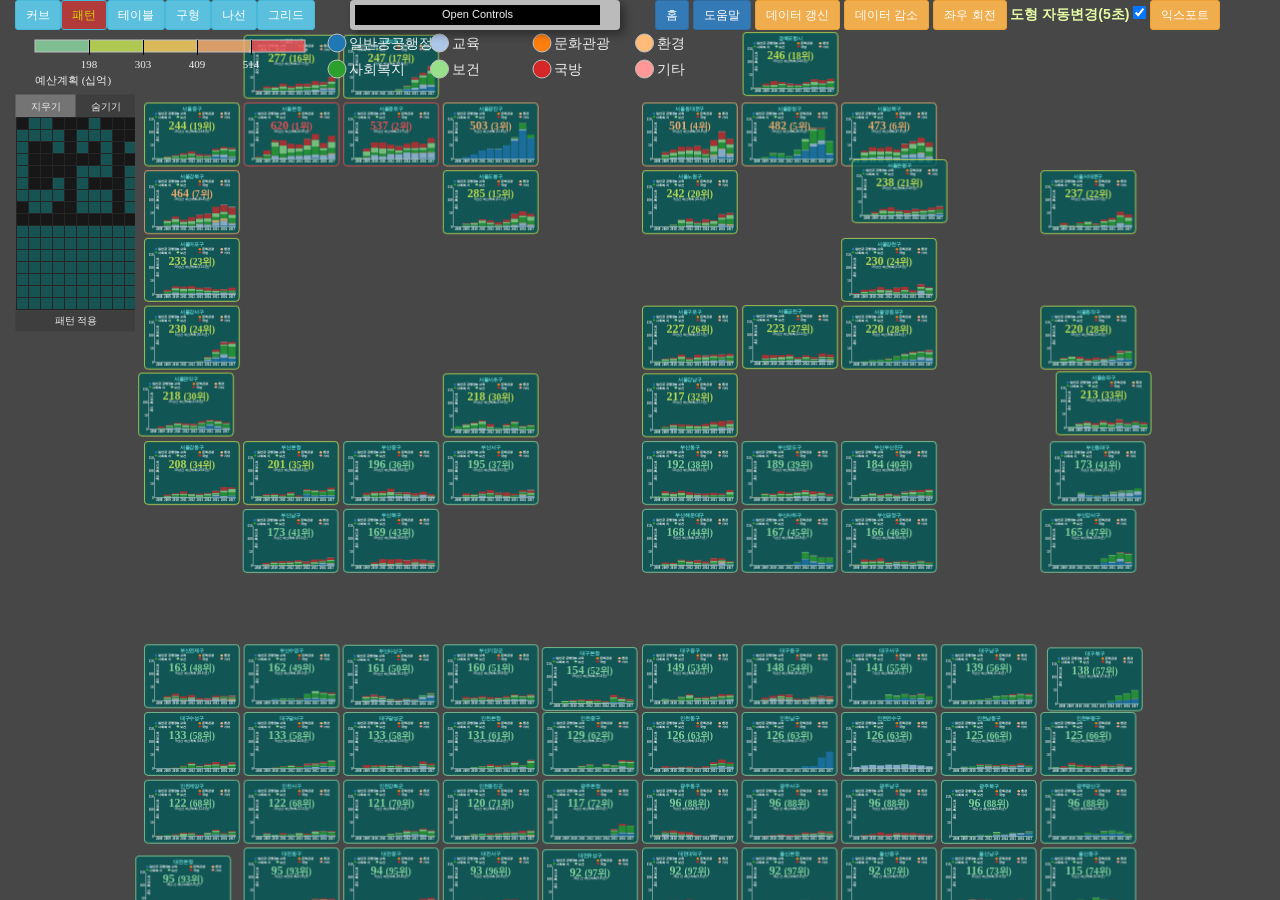
<file: c2i_Std3D.html>
<!DOCTYPE html>
<html>
<head>
	<title>C2i:인포그래픽-표준차트-3D</title>
	<meta charset="utf-8">
	<meta name="viewport" content="width=device-width, user-scalable=no, minimum-scale=1.0, maximum-scale=1.0">

    <script src="assets/lib/d3.min.js" charset="utf-8"></script>
    <script src="assets/lib/three.min.js"></script>

    <script src="assets/js/c2i.v2.min.js"></script>

    <script src="assets/i18n/c2i_kr.js"></script>
    <!-- 다국어 사용시 아래 스크립트 필요합니다. (사용하지 않으면 제거) -->
    <!--<script src="../assets/i18n/c2i_en.js"></script>-->
    <!--<script src="../assets/i18n/c2i_jp.js"></script>-->
    <!--<script src="../assets/i18n/c2i_ch.js"></script>-->

    <!-- 정품 인증번호 발급 및 적용시 아래 스크립트 필요합니다. -->
    <!--<script src="../assets/c2iLicenseKey.js"></script>-->

    <link rel="stylesheet" href="assets/css/bootstrap.min.css">
    <link rel="stylesheet" href="assets/css/c2i.v2.min.css">
    <link rel="stylesheet" href="assets/css/demo.css">
    <link rel="shortcut icon" type="image/png" href="favicon.png"/>

    <script src="assets/data/infoG/textPosData.js"></script>
	<style>
        body{
            background-color: #474747;
        }
        #menu .actived {
            color: #d5d500;
            background-color: rgba(213, 54, 54, 0.75);
        }

        button:hover {
            background-color: rgba(255,255,255,1);
        }

        button:active {
            color: #d5d500;
            background-color: rgba(213, 54, 54, 0.5);
        }
        .txLabel {
            color: #e5faa4;
        }

        .demoLegendLeft {
            position:absolute;
            top: 0;
            left: 20px;
            z-index:99
        }

        .demoLegendRight {
            position:absolute;
            top: 0;
            left: 320px;
            z-index:99
        }

        @media (max-width: 480px)  {
            .demoLegendLeft {
                left: 0;
            }
            .demoLegendRight {
                right: 0;
            }
        }
        .optionPosition{
            top: 0;
            left: 350px;
        }
	</style>
</head>
<body>
<div class="container-fluid">
    <div class="row">
        <div class="col-md-6">
            <div id="menu"></div>
        </div>
        <div class="col-md-6 c2i4Size">
            <a href="index.html#c2iDemo" style="color: white"><div class="btn btn-primary btn-sm">홈</div></a>
            <div id="c2iGuide" class="btn btn-primary btn-sm">도움말</div>
            <div id="dataChange" class="btn btn-warning btn-sm">데이터 갱신</div>
            <div id="dataDecrease" class="btn btn-warning btn-sm">데이터 감소</div>
            <div id="rotateDirection" class="btn btn-warning btn-sm">좌우 회전</div>
            <label for="autoChange" class='txLabel' title="매 5초 단위 자동 변환">
                도형 자동변경(5초)
            </label>
            <input id="autoChange" type="checkbox" checked style="top: 3px;"/>
            <button id="save" class="btn btn-warning btn-sm">익스포트</button>
        </div>
    </div>
    <div id="c2iGuideInfo" class="row c2iHidden c2iGuideInfo">
        <div class="container">
            <button id="c2iGuideClose" class="btn btn-primary btn-sm float my-float">닫기</button>
            <div class="page-header">
                <h1 class="text-primary">씨투아이 3D 표준차트 컴포넌트</h1>
                <p>동일한 성격의 데이터를 비교하기 좋으며, 시각적으로 3D 기술을 제공하여 화려함을 제공합니다.</p>
            </div>

            <!-- 데모 따라하기-->
            <h3>데모 따라하기</h3>
            <div class="row">
                <div class="col-md-3">0.모든 곳에서 더블-클릭시 항목 값별 차트정렬</div>
                <div class="col-md-8">예: 예산금액 기준으로 내림차순 -> 오름차순 -> 초기순서</div>
            </div>
            <div class="row">
                <div class="col-md-3">1.차트 유형별로 클릭</div>
                <div class="col-md-8">유형 변경시 설정된 애니메이션 시간과 이징(easing) 함수 적용</div>
            </div>
            <div class="row">
                <div class="col-md-3">2.데이터 갱신 버튼 클릭</div>
                <div class="col-md-8">각 차트별 데이터 랜덤 변경</div>
            </div>
            <div class="row">
                <div class="col-md-3">3.데이터 감소 버튼 클릭</div>
                <div class="col-md-8">차트 수 감소</div>
            </div>
            <div class="row">
                <div class="col-md-3">4.도형 자동변경 버튼 클릭</div>
                <div class="col-md-8">5초(옵션 설정) 단위로 차트 유형 자동 변경</div>
            </div>
            <div class="row">
                <div class="col-md-3">5.옵션 창: h 키로 토글 뷰 처리</div>
                <div class="col-md-8">옵션 임의로 변경해 보기</div>
            </div>
            <div class="row">
                <div class="col-md-3">*.패턴 타입인 경우</div>
                <div class="col-md-8">패턴 적용창을 활용하여 위치 지정 가능.(사용법: 클릭 후 마우스 이동시 해당 영역토글 설정, 최종 클릭시 영역설정 종료)</div>
            </div>

            <!-- 차트 타입-->
            <h3>차트 타입</h3>
            <div class="table-responsive">
                <table class="table table-striped">
                    <thead>
                    <tr>
                        <th class="text-center">차트 유형</th>
                        <th>주요 내용</th>
                        <th class="text-center">설정 옵션</th>
                    </tr>
                    </thead>
                    <tbody>
                    <tr>
                        <td class="text-center">누적 막대(StackBar)</td>
                        <td>동일 시리즈 데이터를 누적하여 막대차트 렌더링</td>
                        <td>yDim: { cluster: 'stackbar' }</td>
                    </tr>
                    <tr>
                        <td class="text-center">누적 막대 100%(StackBar100)</td>
                        <td>동일 시리즈 데이터의 누적데이터에 대한 백분율 막대차트 렌더링</td>
                        <td>yDim: { cluster: 'stackbar100' }</td>
                    </tr>
                    <tr>
                        <td class="text-center">그룹바(GroupBar)</td>
                        <td>동일 시리즈 데이터를 인접하여 막대차트 렌더링</td>
                        <td>yDim: { cluster: 'groupbar' }</td>
                    </tr>
                    <tr>
                        <td class="text-center">누적 영역바(StackArea)</td>
                        <td>동일 시리즈 데이터를 누적하여 영역차트 렌더링</td>
                        <td>yDim: { cluster: 'stackarea' }</td>
                    </tr>
                    <tr>
                        <td class="text-center">누적바 100%(StackArea100)</td>
                        <td>동일 시리즈 데이터의 누적데이터에 대한 백분율 영역차트 렌더링</td>
                        <td>yDim: { cluster: 'stackarea100' }</td>
                    </tr>
                    <tr>
                        <td class="text-center">누적바(StackStream)</td>
                        <td>동일 시리즈 데이터를 누적하여 연속 흐름처럼 레더링</td>
                        <td>yDim: { cluster: 'stackstream' }</td>
                    </tr>
                    </tbody>
                </table>
            </div>

            <!-- 도형 타입-->
            <h3>도형 타입</h3>
            <div class="table-responsive">
                <table class="table table-striped">
                    <thead>
                    <tr>
                        <th class="text-center">도형 타입</th>
                        <th>주요 내용</th>
                        <th class="text-center">설정 옵션</th>
                    </tr>
                    </thead>
                    <tbody>
                    <tr>
                        <td class="text-center">커브</td>
                        <td>개별 차트를 상하로 커브를 그리며 시각화하며, 제공 및 설정된 옵션에 따라 수 겹으로 레더링</td>
                        <td>geometry: { type: 'curve' }</td>
                    </tr>
                    <tr>
                        <td class="text-center">패턴</td>
                        <td>개별 차트를 문자등의 패턴으로 그리며 시각화. 패턴의 갯수에 따라 자연스러움은 차이 발생</td>
                        <td>geometry: { type: 'pattern' }</td>
                    </tr>
                    <tr>
                        <td class="text-center">테이블</td>
                        <td>개별 차트를 테이블 형태로 그리며 시각화하며, 열(컬럼)수에 따라 행은 자동 설정</td>
                        <td>geometry: { type: 'table' }</td>
                    </tr>
                    <tr>
                        <td class="text-center">구형</td>
                        <td>개별 차트를 구형으로 그리며 시각화하며, 제공 및 설정된 옵션에 따라 수 겹으로 레더링</td>
                        <td>geometry: { type: 'sphere' }</td>
                    </tr>
                    <tr>
                        <td class="text-center">나선</td>
                        <td>개별 차트를 원기둥형의 패턴으로 그리며 시각화. 패턴의 갯수에 따라 자연스러움은 차이 발생</td>
                        <td>geometry: { type: 'helix' }</td>
                    </tr>
                    <tr>
                        <td class="text-center">그리드</td>
                        <td>개별 차트를 n차원의 그리드 형태로 그리며 시각화하며, 열(컬럼) & 행의 수에 따라 면은 자동 설정</td>
                        <td>geometry: { type: 'grid' }</td>
                    </tr>
                    </tbody>
                </table>
            </div>

            <!-- 데이터 구조-->
            <h3>데이터 구조: csv, tsv , dsv 등의 화일타입 구분은 의미 없음</h3>
            <div class="row">
                <div class="col-md-1">0.csv</div>
                <div class="col-md-11">
                        <pre><code>
sido,gu,1stYear,2ndYear,3rdYear,4thYear,5thYear
서울,서울본청,320465,319375,318383,323515,329571
서울,서울종로구,4628,4663,4166,3754,3525
서울,서울중구,4259,3979,3953,3837,3990
서울,서울용산구,4112,4241,4317,4433,4535
                        </code></pre>
                </div>
            </div>
            <div class="row">
                <div class="col-md-1">1.json</div>
                <div class="col-md-11">
                        <pre><code>
[
    {
        "coName": "비투아이랩",
        "children": [
            { "year": "2008", "amt_1": 10, "amt_2": 0, "amt_n": 540 },
            { "year": "2009", "amt_1": 20, "amt_2": 30, "amt_n": 440 },
            { "year": "2010", "amt_1": 30, "amt_2": 0, "amt_n": 550 }
        ]},
    {
        "name": "소프트다임",
        "children": [
            { "year": "2008", "amt_1": 0, "amt_2": 0, "amt_n": 30 },
            { "year": "2009", "amt_1": 0, "amt_2": 0, "amt_n": 220 },
            { "year": "2010", "amt_1": 0, "amt_2": 20, "amt_n": 0 }
        ]
    }
]
                        </code></pre>
                </div>
            </div>

            <!-- 개발자 코딩 제공 부분 -->
            <h3>개발자 코딩 제공 부분</h3>
            <p>홈, 도움말, 데이터 갱신 및 감소, 좌우회전, 도형 자동변경은 <strong>개발자가 씨투아이 API등을 활용하여 임의로 코딩</strong>하여 제공한 UI 입니다.</p>
        </div>
    </div>
    <div class="row">
        <div class="col-md-12">
            <div id="c2iStd3D" class="stdInfo c2iNoSelect"></div>
            <div id="c2iLegendOrdinal" class="c2iLegend c2iNoSelect demoLegendRight"></div>
            <div id="c2iLegend" class="c2iLegend c2iNoSelect demoLegendLeft"></div>
        </div>
    </div>
</div>

<!-- 자동 툴팁 사용시 name, measure는 필수 존재 내역입니다.
 Custom Tooltip은 별도 ID로 만들어 사용자가 임의로 프로그램 가능합니다. c2iHidden-->
<div id="tooltip" class="c2iTooltip c2iHidden">
    <table style="width:320px">
        <thead>
        <tr>
            <th colspan='4' class="tipHeader">
                <div class="c2iCloseBtn" title="닫기">X</div>
                <p><strong><span id="name">판매본부</span></strong></p>
                <p id="measure" style="font-size: 14px; color:yellow">1,200</p>
                <hr style="margin:2px 0px; opacity: 0.5;"> <!-- ratio가 있거나 hr 태그가 존재해야 합니다 -->
                <p id="ratio"></p>
                <!--<p><span id="testId" style="font-size: 12px; color: orange;">사용자 임의 툴팁 적용시,<br> 제공 데이터로 재구성 가능.</span></p>-->
            </th>
        </tr>
        </thead>
    </table>
</div>

<div id="positionGrid" style="position:absolute; top: 90px; left: 15px; z-index:99"></div>

<script>
    'use strict';

/*
    대.소문자는 반드시 준수해야 합니다.
     옵션이 없거나(미정의) '' 이면, 필수요소는 기본값 자동 적용되며 불필요한 옵션은 자동으로 적용되지 않습니다.
     *** 공통 정보
        -. isResponsive: true, false (기본값: false)
        -. width, height : 여기에서는 정수 값을 설정해야 하며, 미 정의시 c2i4Size 클래스가 존재하면
            해당 클래스가 존재하는 컨테이너의 넓이를 상속 받으며, 이때 높이 값 없으면
             (window.innerHeight - c2i4Size 클래스의 넓이)로 설정합니다.
            동 차트는 특히 단일 컴포넌트이지만 많은 차트를 보여주기 때문에 가능하면 큰 영역을 제공할 것을 권장합니다.
        -. theme : #efefef, #474747, #333333 (제거: none)
                즉 개발자가 임의 색상 지정을 하면 됩니다.
        -. lang : 언어 설정(기본값: 'kr')
                추가 언어을 생성할 경우 iso2 기반으로 기존 언어 화일을 복사하여 작성하면 됩니다.
        -. margin : 표준차트와 동일하나, 개별 노드안의 차트 영역에 적용됩니다.
        -. easing : 애니메이션시 적용될 기본 알고리즘(linear,elastic,exp,bounce..)
        -. duration: 50~1500 ms(기본값 50), delay: 10~500 ms(기본값 10)
        -. preBuildData : 컴포넌트마다 데이터 구조는 상이하나 기본 개념은,
                         true : 별도의 작업없이 바로 사용 가능한 구조
                         false: 내부에서 전처리 작업을 하므로 부하가 존재하나 대부분의 경우
                                  무시해도 될 수준이며, false 개념을 지원하는 이유는 개발자 및
                                  데이터 제공 서버의 알고리즘을 용이하게 하기 위함.
        -. positionData : 각 노드를 활용하여 패턴을 나타내기 위한 위치 값의 배열 객체.
        -. imgFolder : 이미지 화일 보관 폴더 지정.(예: '../assets/images/foods/')
        -. isDev : 개발 모드 여부.
                .true: 옵션 창에 개발자용 메뉴 표시되며, 실행시 메타옵션 및 로그 정보 표시

    *** xDim : x축 정보 제공 용도.(차트를 그릴 경우만 필요, 즉 isHtml=true 경우)
        -. caption : x축 제목명
        -. unitNm : 백만, 명 등의 서술적 단위명칭
        -. colNm : x축 컬럼명
        -. scale : ordinal (V3: linear, log, sqrt)
        -. format : 정수(,d), 실수(,f 또는 ,.2f), 백분율(% .2%)
        -. captionFonts : x축 제목 표시 폰트
        -. fonts: x축의 tick 값 표시하기 위한 폰트
        -. xPos : x축 제목명이 축의 표시 위치 'left', 'middle', 'right'
        -. dy : x축 제목명을 표시하기 위한 간격 조정 용도
        -. ticks : x축의 표시할 값의 갯수
        -. tickPad : x축의 표시할 축과 값의 간격
        -. isShow : x축 표시 여부
        -. showGrid : x축 그리드 표시 여부
        -. xPad: 각 x 값의 폭대비 여유 공간 비율.([0.1, 0.15, 0], 배열인 경우 첫번째는 모든 구간 사이의 간격,
                    2번째는 처음과 마지막의 간격 , 3번째는 그룹차트인 경우 그룹내 막대간의 간격.
                    (xDim Scale이 Ordinal 인 경우에만 적용)
        -. xLabel : x축 레이블 표시 방법
                    (isVertical : 한글 세로표시(기본 false), rotate : -90 ~ 90 추천 (기본 : 없음))

    *** yDim.(차트를 그릴 경우만 필요, 즉 isHtml=true 경우)
        -. caption : y축 제목명
        -. unitNm : 백만, 명 등의 서술적 단위명칭
        -. scale : ordinal (V3: linear, log, sqrt)
        -. color: '10','20','20b','20c' 및 사용자 정의 색상 설정 가능.
        -. format : 정수(,d), 실수(,f 또는 ,.2f), 백분율(% .2%)
        -. captionFonts : x축 제목 표시 폰트
        -. fonts: x축의 tick 값 표시하기 위한 폰트
        -. cluster: stackArea, stackArea100, stackStream, stackBar, stackBar100, groupBar
        -. axisPos : y축의 tick 값 대비 tick 위치 'left', 'right'
        -. dx, dy : y축 제목명을 표시하기 위한 간격 조정 용도
        -. ticks : y축의 표시할 값의 갯수
        -. isShow : y축 표시 여부
        -. showGrid : y축 그리드 표시 여부
        -. minGap, maxGap: 0.0 ~ 0.2 (즉, 0 ~ 20%), 최소, 최대값을 표현하고자 축을 좀 더 크게 만든다.
                            없으면, 최소/대 실제 값이 상하한 선으로 설정되므로 상하의 여유가 없게 표시됩니다.
        -. opacity : y축 적용 불투명도, 0 <= n <= 1
        -. interpolate : 선형,영역형의 차트에서 사용될 보간 인자.(monotone: 기본값, cardinal,basis,step)
        -. captionV : y축 제목을 세로로 표시할 경우로서 주로 한글에 적당합니다.

    *** Measures(분석 항목) : 이태릭체의 옵션은 특수한 경우에 적용 됩니다.
        -. caption : 항목(measure) 제목명
        -. colNm : 컬럼명
        -. classNm : 노드 세부 항목을 HTML기반(isHtml=true)으로 작성시 적용될 클래스명이며,
               특히 c2iKey는 예약 클래스명으로 노드의 키입니다.
        -. isImage : 이미지 화일 컬럼명 여부
        -. draw : 초기 로드시 표시 여부 (기본 : true)

    *** main : 각 노드별 키와 제공 통계정보 유형, 표출 방식 설정
        -. group : 노드 키 컬럼과, 폰트 및 불투명도 설정.
        -. agg(차트를 그릴 경우) : 차트 중앙에 표시할 통계 유형.(현재는 ‘sum’ 기준만 제공)
        -. info(차트를 그릴 경우) : 차트 중앙에 표시할 통계 형식 함수 정보.
        -. body(isHtml true인 경우) : 노드의 색상 구분을 하기 위한 정보

    *** node : 개별 노드 정보
        -.isHtml : 차트인 경우 false, html인 경우 true
        -.width, height : 노드의 크기 설정
        -.borderRadius, borderWidth: 모서리 각 & 넓이 설정
        -.bColor: 노드 배경 색상 설정
        -.opacity: 노드 전체 불투명도

    *** geometry
        -.type: 도형 유형선택 (pattern, curve, table, sphere, helix, grid)
        -.autoChange : 도형 유형 자동 변경여부
        -.easing: 애니메이션시 적용될 기본 알고리즘(back,linear,elastic,exp,bounce..)
        -.changeInterval:  도형 변경 시간간격 (ms)
        -.curve : { cols: 15, separation: 150, y: 200 },
            .cols: 노드의 컬럼 갯수.
            .separation : 옆 노드와의 상하위 및 전후 간격 조정
            .y 값은 중앙기준으로 +이면 위로 , -이면 아래로 이동해서 draw.
        -.table: { cols: 10, widthGap: 10, heightGap: 15, y: 800 }, // pattern과 공용
            .cols: 노드의 컬럼 갯수.
            .widthGap, heightGap 노드의 넓이, 높이 간격.
            .y 값은 중앙기준으로 +이면 위로 , -이면 아래로 이동해서 draw.
        -.sphere: { radius: 850 },
            .radius: 구형의 반지름.
        -.helix: { radius: 1000, y: 400 },
            .radius 나선형의 반지름.
        -.grid: { width: 800, heightGap: 20, rows: 5, cols: 5, zGap: 250, y: 400 }
            .width: 그리드 전체의 넓이.
            .heightGap: 노드의 높이 간격.
            .matrix: 노드의 행,열 갯수.
            .zGap: 그리드 z 간격.
            .x: 값은 matrix가 5가 아닌 경우의 간격 조정용.
            .y: 값은 중앙기준으로 +이면 위로 , -이면 아래로 이동해서 draw.

    *** rotate
        -.direction: 회전 방향 ('stop','left','right')
        -.speed: 회전 속도 (0.001 ~ 0.03)

    *** controllers: 전체 노드 제어(3D 트랙볼) 정보
        -.rotateSpeed: 좌측 마우스 이동시 회전 속도 설정. (0.5 ~ 3)
        -.minDistance: 휠-마우스 확대시 최소 거리 (250)
        -.maxDistance: 휠-마우스 축소시 최대 거리 (30000)
        -.noRotate: 좌측 마우스 회전 금지
        -.noZoom: 휠-마우스 확대 금지
        -.noPan: 우측 마우스 이동 금지
 */

    var options = {
        // width, height 정수 값 설정시 해당 값으로 설정되며,
        // 미 정의시, c2i4Size 클래스가 존재하면  해당 클래스의 넓이를 상속 받음.
        // 이때 높이 값 없으면 (window.innerHeight - c2i4Size 클래스의 넓이)로 설정
        isResponsive: true, theme: '#474747', // lang: 'jp', // width: 1200, height: 700,
        margin : {top: 40, left: 25, right: 10, bottom: 20},
        easing: 'linear', duration : 1200, delay : 100,
        data : undefined, preBuildData: false,
        positionData: textPosData,

        title: {
            caption:"지방자치단체별 중기지방재정 계획", fonts:['맑은 고딕','12px','#7FFFFF'],textDeco:"underline", gap: 5, xPos:'middle', yPos:'top',
            subCaption:"('17년 1~5차년도 기준)", subFonts: ['맑은 고딕','12px','#e7e5e5','#CFDD3F'], opacity:1,
            desc:"데모용으로 작성된 차트"
        },

        //// for Chart(즉, isHtml false인 인 경우), start ////
        xDim:{caption:'계획차수년도', unitNm:'', colNm:'year', scale:'ordinal', format:'',
            captionFonts:['맑은 고딕','12px','#ddd'], fonts:['맑은 고딕','8px','white'],
            xPos:'middle', dy:45, ticks:0, tickPad: 5, isShow:true, showGrid:true,
            xPad:[0.1, 0.15, 0], xLabel:{rotate:45, isVertical: false, dy: 15}
        },

        yDim:{caption:'예산계획', unitNm:'(십억)', scale:'linear', color:'20', format:',f', formatAvg:',f',
            captionFonts:['맑은 고딕','10px','#ddd'], fonts:['맑은 고딕','8px','#eee'],
            cluster:'stackbar', stackValue: 'both',
            axisPos:'left', dx:8, dy:3, ticks:5, isShow:true, showGrid:true, minGap: .15, maxGap: .1,
            opacity:0.9, interpolate: 'monotone', captionV:true
        },
        //// for Chart, end ////
        measures:[
            {caption:'일반공공행정', colNm:'col1', draw:true},
            {caption:'교육', colNm:'col2', draw:true},
            {caption:'문화관광', colNm:'col3', draw:true},
            {caption:'환경', colNm:'col4', draw:true},
            {caption:'사회복지', colNm:'col5', draw:true},
            {caption:'보건', colNm:'col6', draw:true},
            {caption:'국방', colNm:'col7', draw:true},
            {caption:'기타', colNm:'col8', draw:true}
        ],

        node: { isHtml: false, width: 240, height: 160, borderRadius: 10, borderWidth: 2, bColor:'#005a5a', opacity:0.75},
        main: {
            group: { colNm: 'name', fonts:['맑은 고딕','12px','#7FFFFF'], opacity: 0.8 },
            //// for Chart(즉, isHtml false인 인 경우), start ////
            agg: { type: 'sum', format:',f', color:'20', fonts:['맑은 고딕','30px','#faff35'], opacity: 0.9 },
            info: { fn: getInfoFn, fonts:['맑은 고딕','8px','#fffdfd'], opacity: 0.8 }
            //// for Chart, end ////
        },
        ////////// 3D //////////
        geometry: {
            menuId: '#menu', // 없어도 무방하나, 자동 actived 클래스가 설정되지 않습니다.
            type: 'pattern', autoChange : true, easing: 'back', changeInterval: 5000,
            curve: { cols: 20, separation: 150, y: 250 },
            pattern: { cols: 10, widthGap: 10, heightGap: 10, y: 1000 },
            table: { cols: 10, widthGap: 10, heightGap: 15, y: 800 },
            sphere: { radius: 850 },
            helix: { radius: 1000, rows: 8, y: 400 },
            grid: { width: 800, heightGap: 20, matrix: 5, zGap: 250, x: 0, y: 400 }
        },
        rotate: {
            direction: 'stop', speed: 0.005
        },
        controllers: {  // 0.5 ~ 3
            rotateSpeed: 1.5, minDistance: 250, maxDistance: 30000,
            noRotate: false, noZoom: false, noPan: false
        },
        ////////// 3D //////////
        // 외부 범례만 사용할 경우 아래 범례는 주석처리한 후, 상위의 margin.top 25 정도로 설정
        legend: { columns: 4, colWidth: 55,  size: 6, radius: 3, margin: {top: -17, left: 0}, draw: true},
        optionWindow:{ initPos:'optionPosition', opacity: 0.8 },
        tooltip: {id: '#tooltip', infoLevel:0, fixedPos: /*undefined*/ {xPos:'end', yPos:'top'}, displayTips: 3, opacity: 0.9, isUserTip: false, isShow: true },
        method:{ click:getClickInfo, mouseenter:getMouseEnterInfo, mouseleave:getMouseLeaveInfo, mousemove: getTooltipInfo },
        isDev: false
    };

    var c2iChart = c2i.infoG.std3D('#c2iStd3D', options); //.render(); // for demo

    var srcData = './assets/data/infoG/std3D_investment.csv', root;
    d3.csv(srcData, function(error, data) {
        root = data;
        c2iChart.data(data).render();
        createLegendFirst();
        createLegendOrdinalFirst();
    });
    ///// 개발자 임의 코드 Start
    function getInfoFn(d) {
        return d.children.length + '년간 예산계획(' + (d.sum / d.children.length).toFixed(1) + '/년)'
    }

    d3.select('#c2iGuide').on('click', c2iGuide);
    d3.select('#c2iGuideClose').on('click', c2iGuideClose);
    d3.select('#dataDecrease').on('click', dataDecrease);
    d3.select('#dataChange').on('click', dataChange);
    d3.select('#rotateDirection').on('click', function(d) {
        var text = d3.select(this).text();
        if (text === '좌우 회전') text = '좌 회전중';
        else if (text === '좌 회전중') text = '우 회전중';
        else text = '좌우 회전';

        d3.select(this).text(text);
        c2iChart.rotateDirection(d);
    });
    d3.select('#autoChange').on('click', function() {
        options.geometry.autoChange = !options.geometry.autoChange;
        c2iChart.autoChange();
    });
    menu();
    function menu() {
        d3.select('#menu')
            .selectAll('button')
            .data(c2i.util.shapeTypes('kr'), function(d) { return d.type; }) // {name: '문자', 'textShape'}
            .enter()
            .append('button')
            .attr('class', function(d) {
                return 'btn btn-info btn-sm c2i_' + d.type + (d.type === options.geometry.type ? ' actived' : '');})
            .on('click', function(d) {
                d3.selectAll('#menu button').classed('actived', false);
                d3.select(this).classed('actived', true);
                options.geometry.type = d.type;
                if (d.type === 'pattern') {
                    patternDraw.hideShow(false);
                }
                c2iChart.shapeChange()
            })
            .html(function(d) {
                return d.name; // 한글 표현시 : d.name,  영문 표현시 : c2i.util.pascalize(d.type)
            });
    }

    function c2iGuide() {
        d3.select('#c2iGuideInfo').classed('c2iHidden', !d3.select('#c2iGuideInfo').classed('c2iHidden'));
    }
    function c2iGuideClose() {
        d3.select('#c2iGuideInfo').classed('c2iHidden', true);
    }

    function dataDecrease() {
        var data = [], len = root.length;
        root.forEach(function(d, i) {
            if (i > len * 0.05)
                data.push(d);
        });

        root = data;
        c2iChart.data(root).render(true);
        redrawLegend();
    }

    function dataChange() {
        root.map(function(rec) {
            for(var d in rec) {
                if (!(d === options.xDim.colNm || d === options.main.group.colNm)) {
                    if (rec[d] !== 0) {
                        rec[d] = +(rec[d] * Math.random() + 5).toFixed(0);
                        if (rec[d] > 50)
                            rec[d] = 50;
                    }
                }
            }
        });

        c2iChart.data(root).render();
        redrawLegend();
        // 아래 코딩도 동일함.
        // c2iChart.data(root);
        // c2iChart.render();
    }

    function redrawLegend(){
        if (c2iLg){
            legendOptions.data = c2iChart.data().map(function(d) {
                return {first: d.sum};
            });

            c2iLg = c2i.ui.legendQuantile('#c2iLegend', legendOptions).render();
            c2iChart.setColors(legendOptions.measureColNm, c2iLg.colorPicker());
        }
    }
    // 개발자 임의 코드 End

/*
     대.소문자는 반드시 준수해야 합니다.
     옵션이 없거나(미정의) '' 이면, 필수요소는 기본값 자동 적용되며 불필요한 옵션은 자동으로 적용되지 않습니다.
     *** 공통 정보
         -.width, height : 범례 전체 영역.
         -.layout  : ['topbottom', 1] 또는 ['leftright', 1] (기본값)
                      두번째 인자: 각 행 또는 열의 범례 갯수.
         -.padding : 범례 아이템간 간격.(기본값 5)

         -.rectSize : 범례 사각형 정보. {width: 12, height: 12, radius: 2, dy: 0}
                      (색상 정보는 관련 차트의 객체정보를 계승함)
         -.labelGap : 'topbottom'인 경우, 상위 범례 아이템간의 간격(단위 em).
                      'leftright'인 경우, 좌측 범례 아이템 기준
         -.labelDistance : 범례 사각형과 레이블 명칭과의 간격.(기본값: 10px)
         -.valueDistance : 범례 값을 표시할 경우 레이블 명칭과의 간격.(단위 px)
         -.measure: 대상 차트의 항목 컬럼명.(v2.8.0)
         -.values , colors: measure 의 해당 값과 대상 색상.(v2.8.0)
         -.targetChartObject : 대상 차트 객체 변수명.
*/
    /* ======================================================================== */
    var legendOptions = {
        width: 300, height: 60, duration: 750, delay: 150, type: 'Horizontal', // lang: 'kr',
        caption:'투자금액',
        rectInfo: { width: 0.90, height: 12, top:10, showTick: true, tickGap: 5,
            opacity: 0.8, opacityHover: 0.6, strokeHover: 'white', indicatorColor:'#ff1103',
            colors: ['#8DDDA4','#CAE955','#FFD660','#FEB372','#FE5055']},
        measureColNm: 'first', format:',f', fonts:['맑은 고딕','11px','#eeeeee'],
        unitNm: '(십억)', unit: 1, unitGap : 4 /* em */,
        showFocusLabel: true, // v2.8.0
        method:{ click:getClickInfo, mouseenter:getMouseEnterInfo, mouseleave:getMouseLeaveInfo },
        targetChartObject: c2iChart
    };

    var c2iLg;
    function createLegendFirst(){
        if (!c2iLg){
            c2iLg = c2i.ui.legendQuantile('#c2iLegend', legendOptions).render();
            c2iChart.setColors(legendOptions.measureColNm, c2iLg.colorPicker());
        }
    }

/*
     대.소문자는 반드시 준수해야 합니다.
     옵션이 없거나(미정의) '' 이면, 필수요소는 기본값 자동 적용되며 불필요한 옵션은 자동으로 적용되지 않습니다.
     *** 공통 정보
         -.width, height : 범례 전체 영역.
         -.layout  : ['topbottom', 1] 또는 ['leftright', 1] (기본값)
                      두번째 인자: 각 행 또는 열의 범례 갯수.
         -.padding : 범례 아이템간 간격.(기본값 5)

         -.rectSize : 범례 사각형 정보. {width: 12, height: 12, radius: 2, dy: 0}
                      (색상 정보는 관련 차트의 객체정보를 계승함)
         -.labelGap : 'topbottom'인 경우, 상위 범례 아이템간의 간격(단위 em).
                      'leftright'인 경우, 좌측 범례 아이템 기준
         -.labelDistance : 범례 사각형과 레이블 명칭과의 간격.(기본값: 10px)
         -.valueDistance : 범례 값을 표시할 경우 레이블 명칭과의 간격.(단위 px)
         -.measure: 대상 차트의 항목 컬럼명.(v2.8.0)
         -.values , colors: measure 의 해당 값과 대상 색상.(v2.8.0)
         -.targetChartObject : 대상 차트 객체 변수명.
*/
    /* ======================================================================== */
    var legendOptionsOrdinal = {
        width: 410, height: 70, layout: ['topbottom', 4], padding: 8, theme:'none',
        duration: 750, delay: 50,
        rectSize: { width: 18, height: 18, radius: 9},
        labelGap : 1.3/* em */, labelDistance: 6, valueDistance: 0,/* 120px */
        fonts:['맑은 고딕','14px','#eeeeee'], isReadOnly: true,
        targetChartObject: c2iChart
    };

    var c2iLgOrdinal;
    function createLegendOrdinalFirst(){
        if (!c2iLgOrdinal){
            c2iLgOrdinal = c2i.ui.legendOrdinal('#c2iLegendOrdinal', legendOptionsOrdinal).render();
        }
    }
    ////////////////
    function getClickInfo(fromSource, data){
        console.log(fromSource.container + ',' + fromSource.selector + ' click ');
        for(var attr in data){
            console.log(attr + ' : ' + data[attr]);
        }
    }
    function getMouseEnterInfo(fromSource, data){
        console.log(fromSource.container + ',' + fromSource.selector + ' getMouseEnterInfo');
        c2iChart.selectNodes(fromSource, data);// 범례 선택노드에 해당하는 3dStdInfo 정보 표현 API
        if (fromSource.selector === '3dStdInfo'){
            // 3dStdInfo 특정 노드에 해당하는 범례 Indicator 표시
            if (c2iLg) c2iLg.indicatorView(data); // data = {value: 203030}
        }
    }
    function getMouseLeaveInfo(fromSource, data){
        c2iChart.selectNodes(); // 3dStdInfo 초기화 API
        console.log(fromSource.container + ',' + fromSource.selector + ' getMouseLeaveInfo');
    }
    function getTooltipInfo(fromSource, data){
        console.log(fromSource.container + ',' + fromSource.selector + ' getTooltipInfo');
        document.getElementById('name').innerHTML = '주어진 데이터를 기반으로';
        document.getElementById('measure').innerHTML = '코딩 확장 구현 하세요..!';
    }

    ///////// 문자 패턴 컴포넌트 /////////
    var patternOptions = {
        // 실제 데이터 수 보다 가능하면 크게((row * col) 설정하면 좋음.
        grid: { row: 15, col: 10 },
        rect: { width: 12, height: 12, bColor:'#005a5a', opacity: 0.75},
        data: undefined,
        method:{
            onApply: function(data) {
                console.log('3D Info-Graphic 차트에 반영....!!');
                console.log(data);
                c2iChart.patternChange(data);
            }}
    };

    var patternDraw = c2i.ui.patternDraw('#positionGrid', patternOptions).data(textPosData).render();

    ////////  개발자 임의 코드
    d3.select('#toggleBtn').on('click', function() {
        patternDraw.hideShow();
    });
</script>
<script>
    d3.select('#save').on('click', exportImage).on('touchstart', exportImage);
    function exportImage(){
        c2iChart.exportData(); // 'text'(default),'xls' / ''(default),'all'
    }
</script>
</body>
</html>
</file>
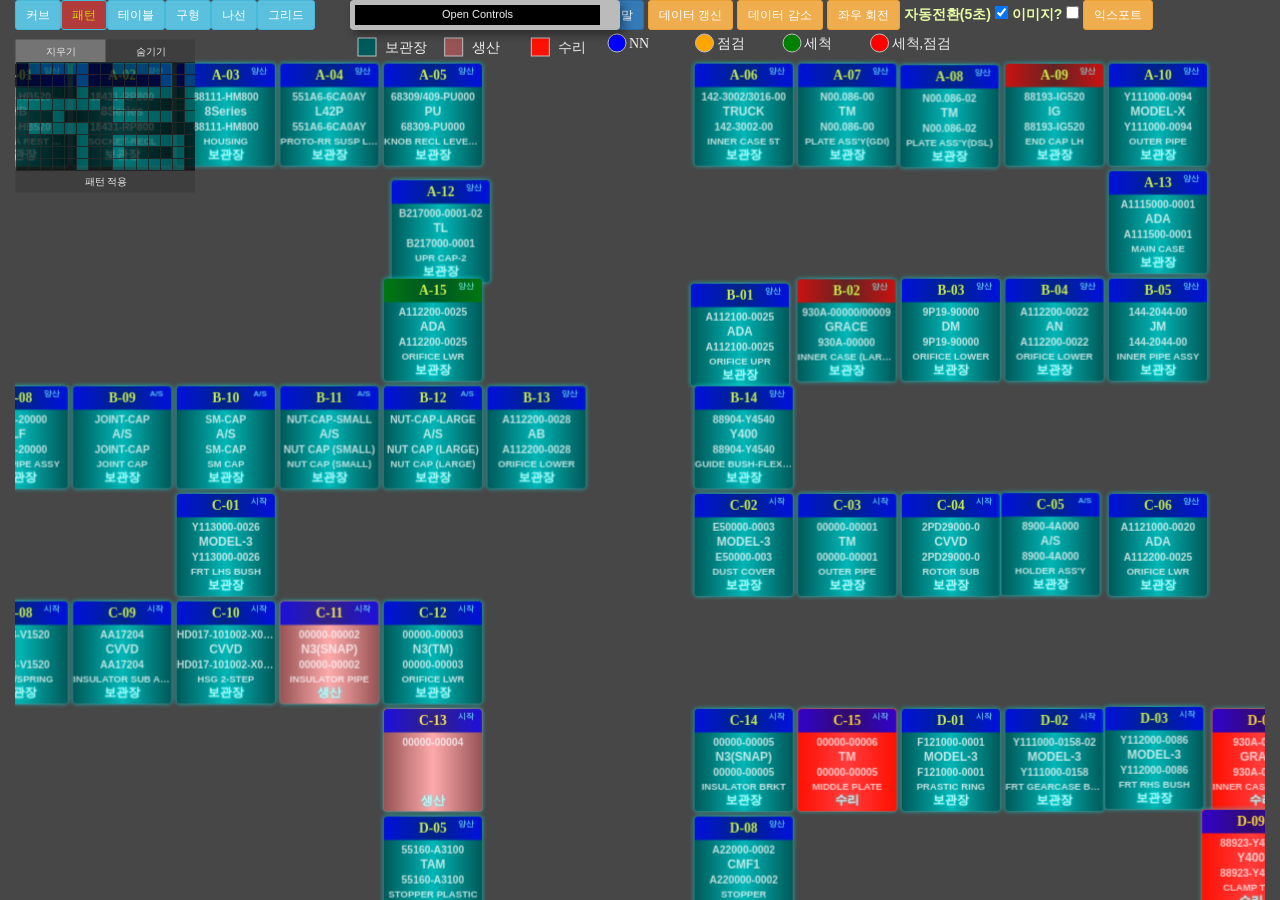
<file: c2i_Std3DWatch.html>
<!DOCTYPE html>
<html>
<head>
	<title>C2i:인포그래픽-HTML-3D 현황판</title>
	<meta charset="utf-8">
	<meta name="viewport" content="width=device-width, user-scalable=no, minimum-scale=1.0, maximum-scale=1.0">

    <script src="assets/lib/d3.min.js" charset="utf-8"></script>
    <script src="assets/lib/three.min.js"></script>

    <script src="assets/js/c2i.v2.min.js"></script>

    <script src="assets/i18n/c2i_kr.js"></script>
    <!-- 다국어 사용시 아래 스크립트 필요합니다. (사용하지 않으면 제거) -->
    <!--<script src="../assets/i18n/c2i_en.js"></script>-->
    <!--<script src="../assets/i18n/c2i_jp.js"></script>-->
    <!--<script src="../assets/i18n/c2i_ch.js"></script>-->

    <!-- 정품 인증번호 발급 및 적용시 아래 스크립트 필요합니다. -->
    <!--<script src="../assets/c2iLicenseKey.js"></script>-->

    <link rel="stylesheet" href="assets/css/bootstrap.min.css">
    <link rel="stylesheet" href="assets/css/c2i.v2.min.css">
    <link rel="stylesheet" href="assets/css/demo.css">
    <link rel="shortcut icon" type="image/png" href="favicon.png"/>

    <script src="assets/data/infoG/statusPosData.js"></script>
	<style>
        body{
            background-color: #474747;
        }
        #menu .actived {
            color: #d5d500;
            background-color: rgba(213, 54, 54, 0.75);
        }

        button:hover {
            background-color: rgba(255,255,255,1);
        }

        button:active {
            color: #d5d500;
            background-color: rgba(213, 54, 54, 0.5);
        }
        .txLabel {
            color: #e5faa4;
        }

        .demoLegendLeft {
            position:absolute;
            top: 0;
            left: 350px;
            z-index:99
        }

        .demoLegendRight {
            position:absolute;
            top: 0;
            left: 600px;
            z-index:99
        }

        @media (max-width: 480px)  {
            .demoLegendLeft {
                left: 0;
            }
            .demoLegendRight {
                top: 30px;
            }
        }
        .optionPosition{
            top: 0;
            left: 350px;
        }

        /* c2i 클래스 재정의: node.isHtml 가 true인 경우, 주입하는 데이터의 길이에 따라 수정해서 사용해야 합니다. */
        .c2iNode {
            box-shadow: 0px 0px 12px rgba(0,255,255,0.5);
            text-align: center;
        }

        .c2iNode:hover {
            box-shadow: 0px 0px 12px rgba(0,255,255,0.85);
            border: 1px solid rgba(127,255,255,0.75);
        }

        .c2iNode .c2iKey {
            position: absolute;
            top: 0;
            left: 0;
            right: 0;
            padding: 5px 0;
            border-radius: 10px 10px 0 0;
        }

        .c2iNode .c2iKeyStatus {
            position: absolute;
            top: 5px;
            right: 20px;
            font-size: 20px;
            color: rgba(127,255,255,0.75);
        }

        .c2iNode .c2iValue1 {
            position: absolute;
            top: 65px;
            left: 0px;
            right: 0px;
            font-size: 26px;
            color: rgba(255,255,255,0.75);
            white-space: nowrap;
            overflow: hidden;
            text-overflow: ellipsis;
        }

        .c2iNode .c2iValue2 {
            position: absolute;
            top: 100px;
            left: 0px;
            right: 0px;
            font-size: 30px;
            color: rgba(255,255,255,0.75);
        }

        .c2iNode .c2iValue3 {
            position: absolute;
            top: 140px;
            left: 0px;
            right: 0px;
            font-size: 26px;
            color: rgba(255,255,255,0.75);
            white-space: nowrap;
            overflow: hidden;
            text-overflow: ellipsis;
        }

        .c2iNode .c2iValue4 {
            position: absolute;
            bottom: 45px;
            left: 0px;
            right: 0px;
            font-size: 24px;
            color: rgba(255,255,255,0.75);
            white-space: nowrap;
            overflow: hidden;
            text-overflow: ellipsis;
        }

        .c2iNode .c2iValue5{
            position: absolute;
            bottom: 5px;
            left: 0px;
            right: 0px;
            font-size: 30px;
            color: rgba(255,255,255,0.75);
            text-shadow: 0 0 5px rgba(0,255,255,0.95);
        }

        .c2iNode .c2iImg1 {
            position: absolute;
            top: 0;
            left: 0;
            right: 0;
            width: 100%;
            height: 0px;
            z-index: -1;
            border-radius: 10px;
        }
        /* ============================== c2i 클래스 재정의 끝 =================================  */
    </style>
</head>
<body>
    <div class="container-fluid">
        <div class="row">
            <div class="col-md-5">
                <div id="menu"></div>
            </div>
            <div class="col-md-7 c2i4Size">
                <a href="index.html#c2iDemo" style="color: white"><div class="btn btn-primary btn-sm">홈</div></a>
                <div id="c2iGuide" class="btn btn-primary btn-sm">도움말</div>
                <div id="dataChange" class="btn btn-warning btn-sm">데이터 갱신</div>
                <div id="dataDecrease" class="btn btn-warning btn-sm">데이터 감소</div>
                <div id="rotateDirection" class="btn btn-warning btn-sm">좌우 회전</div>
                <label for="autoChange" class='txLabel' title="매 5초 단위 자동 변환">
                    자동전환(5초)
                </label>
                <input id="autoChange" type="checkbox" checked style="top: 3px;"/>
                <label for="imageShow" class='txLabel' title="이미지 보이기/숨기기 토글">
                    이미지?
                </label>
                <input id="imageShow" type="checkbox" style="top: 3px;"/>
                <button id="save" class="btn btn-warning btn-sm">익스포트</button>
            </div>
        </div>
        <div id="c2iGuideInfo" class="row c2iHidden c2iGuideInfo">
            <div class="container">
                <button id="c2iGuideClose" class="btn btn-primary btn-sm float my-float">닫기</button>
                <div class="page-header">
                    <h1 class="text-primary">씨투아이 3D 표준차트 컴포넌트</h1>
                    <p>동일한 성격의 데이터를 비교하기 좋으며, 시각적으로 3D 기술을 제공하여 화려함을 제공합니다.</p>
                </div>

                <!-- 데모 따라하기-->
                <h3>데모 따라하기</h3>
                <div class="row">
                    <div class="col-md-3">0.모든 곳에서 더블-클릭시 항목 값별 차트정렬</div>
                    <div class="col-md-8">예: 설비위치 기준으로 내림차순 -> 오름차순 -> 초기순서</div>
                </div>
                <div class="row">
                    <div class="col-md-3">1.차트 유형별로 클릭</div>
                    <div class="col-md-8">유형 변경시 설정된 애니메이션 시간과 이징(easing) 함수 적용</div>
                </div>
                <div class="row">
                    <div class="col-md-3">2.데이터 갱신 버튼 클릭</div>
                    <div class="col-md-8">각 차트별 데이터 랜덤 변경</div>
                </div>
                <div class="row">
                    <div class="col-md-3">3.데이터 감소 버튼 클릭</div>
                    <div class="col-md-8">차트 수 감소</div>
                </div>
                <div class="row">
                    <div class="col-md-3">4.도형 자동변경 버튼 클릭</div>
                    <div class="col-md-8">5초(옵션 설정) 단위로 차트 유형 자동 변경</div>
                </div>
                <div class="row">
                    <div class="col-md-3">5.옵션 창: h 키로 토글 뷰 처리</div>
                    <div class="col-md-8">옵션 임의로 변경해 보기</div>
                </div>
                <div class="row">
                    <div class="col-md-3">*.패턴 타입인 경우</div>
                    <div class="col-md-8">패턴 적용창을 활용하여 위치 지정 가능.(사용법: 클릭 후 마우스 이동시 해당 영역토글 설정, 최종 클릭시 영역설정 종료)</div>
                </div>

                <!-- 도형 타입-->
                <h3>도형 타입</h3>
                <div class="table-responsive">
                    <table class="table table-striped">
                        <thead>
                        <tr>
                            <th class="text-center">도형 타입</th>
                            <th>주요 내용</th>
                            <th class="text-center">설정 옵션</th>
                        </tr>
                        </thead>
                        <tbody>
                        <tr>
                            <td class="text-center">커브</td>
                            <td>개별 차트를 상하로 커브를 그리며 시각화하며, 제공 및 설정된 옵션에 따라 수 겹으로 레더링</td>
                            <td>geometry: { type: 'curve' }</td>
                        </tr>
                        <tr>
                            <td class="text-center">패턴</td>
                            <td>개별 차트를 문자등의 패턴으로 그리며 시각화. 패턴의 갯수에 따라 자연스러움은 차이 발생</td>
                            <td>geometry: { type: 'pattern' }</td>
                        </tr>
                        <tr>
                            <td class="text-center">테이블</td>
                            <td>개별 차트를 테이블 형태로 그리며 시각화하며, 열(컬럼)수에 따라 행은 자동 설정</td>
                            <td>geometry: { type: 'table' }</td>
                        </tr>
                        <tr>
                            <td class="text-center">구형</td>
                            <td>개별 차트를 구형으로 그리며 시각화하며, 제공 및 설정된 옵션에 따라 수 겹으로 레더링</td>
                            <td>geometry: { type: 'sphere' }</td>
                        </tr>
                        <tr>
                            <td class="text-center">나선</td>
                            <td>개별 차트를 원기둥형의 패턴으로 그리며 시각화. 패턴의 갯수에 따라 자연스러움은 차이 발생</td>
                            <td>geometry: { type: 'helix' }</td>
                        </tr>
                        <tr>
                            <td class="text-center">그리드</td>
                            <td>개별 차트를 n차원의 그리드 형태로 그리며 시각화하며, 열(컬럼) & 행의 수에 따라 면은 자동 설정</td>
                            <td>geometry: { type: 'grid' }</td>
                        </tr>
                        </tbody>
                    </table>
                </div>

                <!-- 데이터 구조-->
                <h3>데이터 구조: csv, tsv , dsv 등의 화일타입 구분은 의미 없음</h3>
                <div class="row">
                    <div class="col-md-1">0.csv</div>
                    <div class="col-md-11">
                        <pre><code>
geumNo,gubunCd,gubunNm,positionCd,positionNm,geumNm,geumType,geumTypeNm,processCd,processNm,gradeCd,gradeNm,isCheck1,isCheckClean,isCheck,isClean,carType,prodCd,prodNm,custNm,accCnt,checkValue,cleanValue,vsCheck,csClean,checkRestCnt,cleanRestCnt
83509-HB520,0,보관장,A01,A-01,DAMPER-A REST HINGY,M01,인젝션금형,2,양산,A,A 등급,NN,NN,N,N,HB,83509-HB520,DAMPER-A REST HINGY,,0,70000,50000,0,0,70000,50000
18431-RP800,0,보관장,A02,A-02,SOCKET-RECL,M01,인젝션금형,2,양산,A,A 등급,NN,NN,N,N,8Series,18431-RP800,SOCKET-RECL,국림피엔텍(주),50,50000,40000,50,50,49950,39950
88111-HM800,0,보관장,A03,A-03,HOUSING,M01,인젝션금형,2,양산,A,A 등급,NN,NN,N,N,8Series,88111-HM800,HOUSING,국림피엔텍(주),0,50000,40000,0,0,50000,40000
                        </code></pre>
                    </div>
                </div>

                <!-- 개발자 코딩 제공 부분 -->
                <h3>개발자 코딩 제공 부분</h3>
                <p>홈, 도움말, 데이터 갱신 및 감소, 좌우회전, 도형 자동변경은 <strong>개발자가 씨투아이 API등을 활용하여 임의로 코딩</strong>하여 제공한 UI 입니다.</p>
            </div>
        </div>
        <div class="row">
            <div class="col-md-12">
                <div id="c2iStd3D" class="stdInfo c2iNoSelect"></div>
                <div id="c2iLegend" class="c2iLegend c2iNoSelect demoLegendLeft"></div>
                <div id="c2iLegend2" class="c2iLegend c2iNoSelect demoLegendRight"></div>
            </div>
        </div>
    </div>

    <!-- 자동 툴팁 사용시 name, measure는 필수 존재 내역입니다.
     Custom Tooltip은 별도 ID로 만들어 사용자가 임의로 프로그램 가능합니다. c2iHidden-->
    <div id="tooltip" class="c2iTooltip c2iHidden">
        <table style="width:320px">
            <thead>
            <tr>
                <th colspan='4' class="tipHeader">
                    <div class="c2iCloseBtn" title="닫기">X</div>
                    <p><strong><span id="name">판매본부</span></strong></p>
                    <p id="measure" style="font-size: 14px; color:yellow">1,200</p>
                    <hr style="margin:2px 0px; opacity: 0.5;"> <!-- ratio가 있거나 hr 태그가 존재해야 합니다 -->
                    <p id="ratio"></p>
                    <p id="ratio1"></p>
                    <p id="ratio2"></p>
                    <!--<p><span id="testId" style="font-size: 12px; color: orange;">사용자 임의 툴팁 적용시,<br> 제공 데이터로 재구성 가능.</span></p>-->
                </th>
            </tr>
            </thead>
        </table>
    </div>

    <div id="positionGrid" style="position:absolute; top: 35px; left: 15px; z-index:99"></div>

<script>
    'use strict';
/*
        대.소문자는 반드시 준수해야 합니다.
         옵션이 없거나(미정의) '' 이면, 필수요소는 기본값 자동 적용되며 불필요한 옵션은 자동으로 적용되지 않습니다.
         *** 공통 정보
            -. isResponsive: true, false (기본값: false)
            -. width, height : 여기에서는 정수 값을 설정해야 하며, 미 정의시 c2i4Size 클래스가 존재하면
                해당 클래스가 존재하는 컨테이너의 넓이를 상속 받으며, 이때 높이 값 없으면
                 (window.innerHeight - c2i4Size 클래스의 넓이)로 설정합니다.
                동 차트는 특히 단일 컴포넌트이지만 많은 차트를 보여주기 때문에 가능하면 큰 영역을 제공할 것을 권장합니다.
            -. theme : #efefef, #474747, #333333 (제거: none)
                    즉 개발자가 임의 색상 지정을 하면 됩니다.
            -. lang : 언어 설정(기본값: 'kr')
                    추가 언어을 생성할 경우 iso2 기반으로 기존 언어 화일을 복사하여 작성하면 됩니다.
            -. margin : 표준차트와 동일하나, 개별 노드안의 차트 영역에 적용됩니다.
            -. easing : 애니메이션시 적용될 기본 알고리즘(linear,elastic,exp,bounce..)
            -. duration: 50~1500 ms(기본값 50), delay: 10~500 ms(기본값 10)
            -. preBuildData : 컴포넌트마다 데이터 구조는 상이하나 기본 개념은,
                             true : 별도의 작업없이 바로 사용 가능한 구조
                             false: 내부에서 전처리 작업을 하므로 부하가 존재하나 대부분의 경우
                                      무시해도 될 수준이며, false 개념을 지원하는 이유는 개발자 및
                                      데이터 제공 서버의 알고리즘을 용이하게 하기 위함.
            -. positionData : 각 노드를 활용하여 패턴을 나타내기 위한 위치 값의 배열 객체.
            -. imgFolder : 이미지 화일 보관 폴더 지정.(예: '../assets/images/foods/')
            -. isDev : 개발 모드 여부.
                    .true: 옵션 창에 개발자용 메뉴 표시되며, 실행시 메타옵션 및 로그 정보 표시

        *** xDim : x축 정보 제공 용도.(차트를 그릴 경우만 필요, 즉 isHtml=true 경우)
            -. caption : x축 제목명
            -. unitNm : 백만, 명 등의 서술적 단위명칭
            -. colNm : x축 컬럼명
            -. scale : ordinal (V3: linear, log, sqrt)
            -. format : 정수(,d), 실수(,f 또는 ,.2f), 백분율(% .2%)
            -. captionFonts : x축 제목 표시 폰트
            -. fonts: x축의 tick 값 표시하기 위한 폰트
            -. xPos : x축 제목명이 축의 표시 위치 'left', 'middle', 'right'
            -. dy : x축 제목명을 표시하기 위한 간격 조정 용도
            -. ticks : x축의 표시할 값의 갯수
            -. tickPad : x축의 표시할 축과 값의 간격
            -. isShow : x축 표시 여부
            -. showGrid : x축 그리드 표시 여부
            -. xPad: 각 x 값의 폭대비 여유 공간 비율.([0.1, 0.15, 0], 배열인 경우 첫번째는 모든 구간 사이의 간격,
                        2번째는 처음과 마지막의 간격 , 3번째는 그룹차트인 경우 그룹내 막대간의 간격.
                        (xDim Scale이 Ordinal 인 경우에만 적용)
            -. xLabel : x축 레이블 표시 방법
                        (isVertical : 한글 세로표시(기본 false), rotate : -90 ~ 90 추천 (기본 : 없음))

        *** yDim.(차트를 그릴 경우만 필요, 즉 isHtml=true 경우)
            -. caption : y축 제목명
            -. unitNm : 백만, 명 등의 서술적 단위명칭
            -. scale : ordinal (V3: linear, log, sqrt)
            -. format : 정수(,d), 실수(,f 또는 ,.2f), 백분율(% .2%)
            -. captionFonts : x축 제목 표시 폰트
            -. fonts: x축의 tick 값 표시하기 위한 폰트
            -. cluster: stackArea, stackArea100, stackStream, stackBar, stackBar100, groupBar
            -. axisPos : y축의 tick 값 대비 tick 위치 'left', 'right'
            -. dx, dy : y축 제목명을 표시하기 위한 간격 조정 용도
            -. ticks : y축의 표시할 값의 갯수
            -. isShow : y축 표시 여부
            -. showGrid : y축 그리드 표시 여부
            -. minGap, maxGap: 0.0 ~ 0.2 (즉, 0 ~ 20%), 최소, 최대값을 표현하고자 축을 좀 더 크게 만든다.
                                없으면, 최소/대 실제 값이 상하한 선으로 설정되므로 상하의 여유가 없게 표시됩니다.
            -. opacity : y축 적용 불투명도, 0 <= n <= 1
            -. interpolate : 선형,영역형의 차트에서 사용될 보간 인자.(monotone: 기본값, cardinal,basis,step)
            -. captionV : y축 제목을 세로로 표시할 경우로서 주로 한글에 적당합니다.

        *** Measures(분석 항목) : 이태릭체의 옵션은 특수한 경우에 적용 됩니다.
            -. caption : 항목(measure) 제목명
            -. colNm : 컬럼명
            -. classNm : 노드 세부 항목을 HTML기반(isHtml=true)으로 작성시 적용될 클래스명이며,
                   특히 c2iKey는 예약 클래스명으로 노드의 키입니다.
            -. isImage : 이미지 화일 컬럼명 여부
            -. draw : 초기 로드시 표시 여부 (기본 : true)

        *** main : 각 노드별 키와 제공 통계정보 유형, 표출 방식 설정
            -. group : 노드 키 컬럼과, 폰트 및 불투명도 설정.
            -. agg(차트를 그릴 경우) : 차트 중앙에 표시할 통계 유형.(현재는 ‘sum’ 기준만 제공)
            -. info(차트를 그릴 경우) : 차트 중앙에 표시할 통계 형식 함수 정보.
            -. body(isHtml true인 경우) : 노드의 색상 구분을 하기 위한 정보

        *** node : 개별 노드 정보
            -.isHtml : 차트인 경우 false, html인 경우 true
            -.width, height : 노드의 크기 설정
            -.borderRadius, borderWidth: 모서리 각 & 넓이 설정
            -.bColor: 노드 배경 색상 설정
            -.opacity: 노드 전체 불투명도

        *** geometry
            -.type: 도형 유형선택 (pattern, curve, table, sphere, helix, grid)
            -.autoChange : 도형 유형 자동 변경여부
            -.easing: 애니메이션시 적용될 기본 알고리즘(back,linear,elastic,exp,bounce..)
            -.changeInterval:  도형 변경 시간간격 (ms)
            -.curve : { cols: 15, separation: 150, y: 200 },
                .cols 노드의 컬럼 갯수.
                .separation : 옆 노드와의 상하위 및 전후 간격 조정
                .y 값은 중앙기준으로 +이면 위로 , -이면 아래로 이동해서 draw.
            -.table: { cols: 10, widthGap: 10, heightGap: 15, y: 800 }, // pattern과 공용
                .cols 노드의 컬럼 갯수.
                .widthGap, heightGap 노드의 넓이, 높이 간격.
                .y 값은 중앙기준으로 +이면 위로 , -이면 아래로 이동해서 draw.
            -.sphere: { radius: 850 },
                .radius 구형의 반지름.
            -.helix: { radius: 1000, y: 400 },
                .radius 나선형의 반지름.
            -.grid: { width: 800, heightGap: 20, rows: 5, cols: 5, zGap: 250, y: 400 }
                .width 그리드 전체의 넓이.
                .heightGap 노드의 높이 간격.
                .matrix: 노드의 행,열 갯수.
                .zGap 그리드 z 간격.
                .x 값은 matrix가 5가 아닌 경우의 간격 조정용.
                .y 값은 중앙기준으로 +이면 위로 , -이면 아래로 이동해서 draw.

        *** rotate
            -.direction: 회전 방향 ('stop','left','right')
            -.speed: 회전 속도 (0.001 ~ 0.03)

        *** controllers: 전체 노드 제어(3D 트랙볼) 정보
            -.rotateSpeed: 좌측 마우스 이동시 회전 속도 설정. (0.5 ~ 3)
            -.minDistance: 휠-마우스 확대시 최소 거리 (250)
            -.maxDistance: 휠-마우스 축소시 최대 거리 (30000)
            -.noRotate: 좌측 마우스 회전 금지
            -.noZoom: 휠-마우스 확대 금지
            -.noPan: 우측 마우스 이동 금지
 */

    var options = {
        // width, height 정수 값 설정시 해당 값으로 설정되며,
        // 미 정의시, c2i4Size 클래스가 존재하면  해당 클래스의 넓이를 상속 받음.
        // 이때 높이 값 없으면 (window.innerHeight - c2i4Size 클래스의 넓이)로 설정
        isResponsive: true, theme: '#474747', // lang: 'jp', // width: 1200, height: 700,
        margin : {top: 40, left: 25, right: 10, bottom: 20},
        easing: 'linear', duration : 750, delay : 100,
        data : undefined, preBuildData: true,
        positionData: statusPosData, imgFolder: './assets/img/foods/',

        /* c2i 클래스 재정의: node.isHtml 가 true인 경우, 주입하는 항목의 길이에 따라 수정해서 사용해야 합니다. */
        // c2iKey 클래스는 에약 클래스입니다.
        measures:[
            {caption:'금형번호', colNm:'geumNo', classNm:'c2iValue1', draw:true},
            {caption:'차종', colNm:'carType', classNm:'c2iValue2', draw:true},
            {caption:'품번', colNm:'prodCd', classNm:'c2iValue3', draw:true},
            {caption:'품명', colNm:'prodNm', classNm:'c2iValue4', draw:true},
            {caption:'구분명', colNm:'gubunNm',classNm:'c2iValue5', draw:true},
            {caption:'설비위치명', colNm:'positionNm', format:'', classNm:'c2iKey', draw:false},
            {caption:'진행명', colNm:'processNm', classNm:'c2iKeyStatus', draw:true},
            {caption:'키오스크데모', colNm:'imgSrc', classNm:'c2iImg1', isImage: true, draw:true}
        ],

        node: { isHtml: true, width: 250, height: 260, borderRadius: 10, borderWidth: 2, bColor:'#005a5a', opacity:0.75},
        main: {
            group: { colNm: 'positionNm', fonts:['맑은 고딕','34px','#faff35'], opacity: 0.8,
                scale: 'ordinal', scaleBy: 'isCheck1',
                color: [['NN', '점검', '세척', '세척,점검'], ['blue','orange','green', 'red']] },
            //// for HTML(즉, isHtml true인 인 경우), start ////
            body: { opacity: 0.8, scale: 'ordinal', scaleBy:'gubunNm',
                color: [['보관장','생산', '수리'], ['#005a5a','#985455','#ff1103']]}
            //// for HTML(즉, isHtml true인 인 경우), end ////
        },
        ////////// 3D //////////
        geometry: {
            menuId: '#menu', // 없어도 무방하나, 자동 actived 클래스가 설정되지 않습니다.
            type: 'pattern', autoChange : true, easing: 'sinusoidal', changeInterval: 5000,
            curve: { cols: 15, separation: 200, y: 200 },
            table: { cols: 15, widthGap: 10, heightGap: 20, y: 600 },
            pattern: { cols: 15, widthGap: 10, heightGap: 10, y: 880 },
            sphere: { radius: 850 },
            helix: { radius: 1100, rows: 11, y: 350 },
            grid: { width: 600, heightGap: 15, matrix: 7, zGap: 300, x:300, y: 800 }
        },
        rotate: {
            direction: 'stop', speed: 0.004
        },
        controllers: {  // 0.5 ~ 3
            rotateSpeed: 1.5, minDistance: 250, maxDistance: 30000,
            noRotate: false, noZoom: false, noPan: false
        },
        ////////// 3D //////////
        legend: { columns: 4, colWidth: 55,  size: 6, radius: 3, margin: {top: -17, left: 0}, draw: true},
        optionWindow:{ initPos:'optionPosition', opacity: 0.8 },
        tooltip: {id: '#tooltip', infoLevel:0, fixedPos: /*undefined*/ {xPos:'end', yPos:'top'}, displayTips: 3, opacity: 0.9, isUserTip: true, isShow: true },
        method:{ click:getClickInfo, mouseenter:getMouseEnterInfo, mouseleave:getMouseLeaveInfo, mousemove: getTooltipInfo },
        isDev: false
    };

    var c2iChart = c2i.infoG.std3D('#c2iStd3D', options); //.render(); // for demo

    var srcData = 'assets/data/infoG/std3D_Status_GM.csv', root;
    d3.csv(srcData, function(error, data) {
        root = data;
        c2iChart.data(data).render();
        createLegendFirst();
        createLegendSecond();
    });
    ///// 개발자 임의 코드 Start
    d3.select('#c2iGuide').on('click', c2iGuide);
    d3.select('#c2iGuideClose').on('click', c2iGuideClose);
    d3.select('#dataDecrease').on('click', dataDecrease);
    d3.select('#dataChange').on('click', dataChange);
    d3.select('#rotateDirection').on('click', function(d) {
        var text = d3.select(this).text();
        if (text === '좌우 회전') text = '좌 회전중';
        else if (text === '좌 회전중') text = '우 회전중';
        else text = '좌우 회전';

        d3.select(this).text(text);
        c2iChart.rotateDirection(d);
    });
    d3.select('#autoChange').on('click', function() {
        options.geometry.autoChange = !options.geometry.autoChange;
        c2iChart.autoChange();
    });
    d3.select('#imageShow').on('click', function() {
        var height = parseInt(d3.select('#c2iStd3D').select('img').style('height'));
        d3.select('#c2iStd3D').selectAll('img')
            .transition().duration(options.duration)
            .style('height', height === 0 ? '100%' : '0px');

        d3.select('#c2iStd3D').selectAll('.c2iValues').classed('c2iHidden', height === 0);
    });

    menu();
    function menu() {
        d3.select('#menu')
            .selectAll('button')
            .data(c2i.util.shapeTypes('kr'), function(d) { return d.type; }) // {name: '패턴', 'pattern'}
            .enter()
            .append('button')
            .attr('class', function(d) {
                return 'btn btn-info btn-sm c2i_' + d.type + (d.type === options.geometry.type ? ' actived' : '');})
            .on('click', function(d) {
                d3.selectAll('#menu button').classed('actived', false);
                d3.select(this).classed('actived', true);
                options.geometry.type = d.type;
                if (d.type === 'pattern') {
                    patternDraw.hideShow(false);
                }
                c2iChart.shapeChange()
            })
            .html(function(d) {
                return d.name; // 한글 표현시 : d.name,  영문 표현시 : c2i.util.pascalize(d.type)
            });
    }

    function c2iGuide() {
        d3.select('#c2iGuideInfo').classed('c2iHidden', !d3.select('#c2iGuideInfo').classed('c2iHidden'));
    }
    function c2iGuideClose() {
        d3.select('#c2iGuideInfo').classed('c2iHidden', true);
    }

    function dataDecrease() {
        var data = [], len = root.length;
        root.forEach(function(d, i) {
            if (i > len * 0.05)
                data.push(d);
        });

        root = data;
        c2iChart.data(root).render(true);
    }

    function dataChange() {
        var idx;
        root.forEach(function(rec, i) {
            rec.isCheck1 = 'NN';
            rec.gubunNm = '보관장';
            idx = Math.random() * 10;
            idx = parseInt(idx);
            if ( i % idx === 0 ) {
                rec.gubunNm = '생산';
            }
            if ( i % idx === 1 ) {
                rec.gubunNm = '수리';
                rec.isCheck1 = '점검';
            }
            if ( i % idx === 2 ) {
                rec.isCheck1 = '세척';
            }
            if ( i % idx === 3 ) {
                rec.isCheck1 = '세척,점검';
            }
       });

        c2iChart.data(root).render();
        // 아래 코딩도 동일함.
        // c2iChart.data(root);
        // c2iChart.render();
    }

    // 개발자 임의 코드 End

/*
     대.소문자는 반드시 준수해야 합니다.
     옵션이 없거나(미정의) '' 이면, 필수요소는 기본값 자동 적용되며 불필요한 옵션은 자동으로 적용되지 않습니다.
     *** 공통 정보
         -.width, height : 범례 전체 영역.
         -.layout  : ['topbottom', 1] 또는 ['leftright', 1] (기본값)
                      두번째 인자: 각 행 또는 열의 범례 갯수.
         -.padding : 범례 아이템간 간격.(기본값 5)

         -.rectSize : 범례 사각형 정보. {width: 12, height: 12, radius: 2, dy: 0}
                      (색상 정보는 관련 차트의 객체정보를 계승함)
         -.labelGap : 'topbottom'인 경우, 상위 범례 아이템간의 간격(단위 em).
                      'leftright'인 경우, 좌측 범례 아이템 기준
         -.labelDistance : 범례 사각형과 레이블 명칭과의 간격.(기본값: 10px)
         -.valueDistance : 범례 값을 표시할 경우 레이블 명칭과의 간격.(단위 px)
         -.measure: 대상 차트의 항목 컬럼명.(v2.8.0)
         -.values , colors: measure 의 해당 값과 대상 색상.(v2.8.0)
         -.targetChartObject : 대상 차트 객체 변수명.
*/
    /* ======================================================================== */
    var legendOptions = {
        width: 260, height: 40, layout: ['topbottom', 3], padding: 16, theme:'none',
        duration: 750, delay: 50,
        rectSize: { width: 18, height: 18, radius: 0},
        labelGap : 1.6/* em */, labelDistance: 12, valueDistance: 0,/* 120px */
        fonts:['맑은 고딕','14px','#eeeeee'], isReadOnly: true,
        measure: 'gubunNm', values: ['보관장','생산', '수리'], colors: ['#005a5a','#985455','#ff1103'],
        targetChartObject: c2iChart
    };

    var c2iLg;
    function createLegendFirst(){
        if (!c2iLg){
            c2iLg = c2i.ui.legendOrdinal('#c2iLegend', legendOptions).render();
        }
    }

    var legendOptions2 = {
        width: 350, height: 40, layout: ['topbottom', 4], padding: 8, theme:'none',
        duration: 750, delay: 50,
        rectSize: { width: 18, height: 18, radius: 9},
        labelGap : 1.3/* em */, labelDistance: 6, valueDistance: 0,/* 120px */
        fonts:['맑은 고딕','14px','#eeeeee'], isReadOnly: true,
        measure: 'isCheck1', values: ['NN', '점검', '세척', '세척,점검'], colors: ['blue','orange','green', 'red'],
        targetChartObject: c2iChart
    };

    var c2iLg2;
    function createLegendSecond(){
        if (!c2iLg2){
            c2iLg2 = c2i.ui.legendOrdinal('#c2iLegend2', legendOptions2).render();
        }
    }
    ////////////////
    function getClickInfo(fromSource, data){
        console.log(fromSource.container + ',' + fromSource.selector + ' click ');
        for(var attr in data){
            console.log(attr + ' : ' + data[attr]);
        }
    }
    function getMouseEnterInfo(fromSource, data){
        console.log(fromSource.container + ',' + fromSource.selector + ' getMouseEnterInfo');
        c2iChart.selectNodes(fromSource, data);// 범례 선택노드에 해당하는 3dStdInfo 정보 표현 API
        if (fromSource.selector === '3dStdInfo'){
            // 3dStdInfo 특정 노드에 해당하는 범례 Indicator 표시
            if (c2iLg) c2iLg.indicatorView(data, true); // data = {value: 203030, self: this}, isEnter
            if (c2iLg2) c2iLg2.indicatorView(data, true); // data = {value: 203030, self: this}, isEnter
        }
    }
    function getMouseLeaveInfo(fromSource, data){
        c2iChart.selectNodes(); // 3dStdInfo 초기화 API
        console.log(fromSource.container + ',' + fromSource.selector + ' getMouseLeaveInfo');
        if (fromSource.selector === '3dStdInfo'){
            // 3dStdInfo 특정 노드에 해당하는 범례 Indicator 표시
            if (c2iLg) c2iLg.indicatorView(data, false); // data = {value: 203030, self: this}, isEnter
            if (c2iLg2) c2iLg2.indicatorView(data, false); // data = {value: 203030, self: this}, isEnter
        }
    }
    function getTooltipInfo(fromSource, data){
        console.log(fromSource.container + ',' + fromSource.selector + ' getTooltipInfo');
        document.getElementById('name').innerHTML = data.name;
        document.getElementById('measure').innerHTML = data.value.geumNo;
        document.getElementById('ratio').innerHTML = '누적터수: ' + d3.format(',d')(data.value.accCnt);
        document.getElementById('ratio1').innerHTML = '점검잔여타수: ' + d3.format(',d')(data.value.checkRestCnt);
        document.getElementById('ratio2').innerHTML = '세척잔여타수: ' + d3.format(',d')(data.value.cleanRestCnt);
    }

    ///////// 문자 패턴 컴포넌트 /////////
    var patternOptions = {
        // 실제 데이터 수 보다 가능하면 크게((row * col) 설정하면 좋음.
        grid: { row: 10, col: 20 }, // lang: 'jp',
        rect: { width: 12, height: 12, bColor:'#005a5a', opacity: 0.75},
        data: undefined,
        method:{
            onApply: function(data) {
                console.log('3D Info-Graphic 차트에 반영....!!');
                console.log(data);
                c2iChart.patternChange(data);
            }}
    };

    var patternDraw = c2i.ui.patternDraw('#positionGrid', patternOptions)
                            .data(statusPosData).render(); // 특정 패턴의 데이터 주입을 할 경우 row * col을 데이터로 재정의하니 주의바람.

    ////////  개발자 임의 코드
    d3.select('#toggleBtn').on('click', function() {
        patternDraw.hideShow();
    });
</script>
<script>
    d3.select('#save').on('click', exportImage).on('touchstart', exportImage);
    function exportImage(){
        c2iChart.exportData(); // 'text'(default),'xls' / ''(default),'all'
    }
</script>
</body>
</html>
</file>
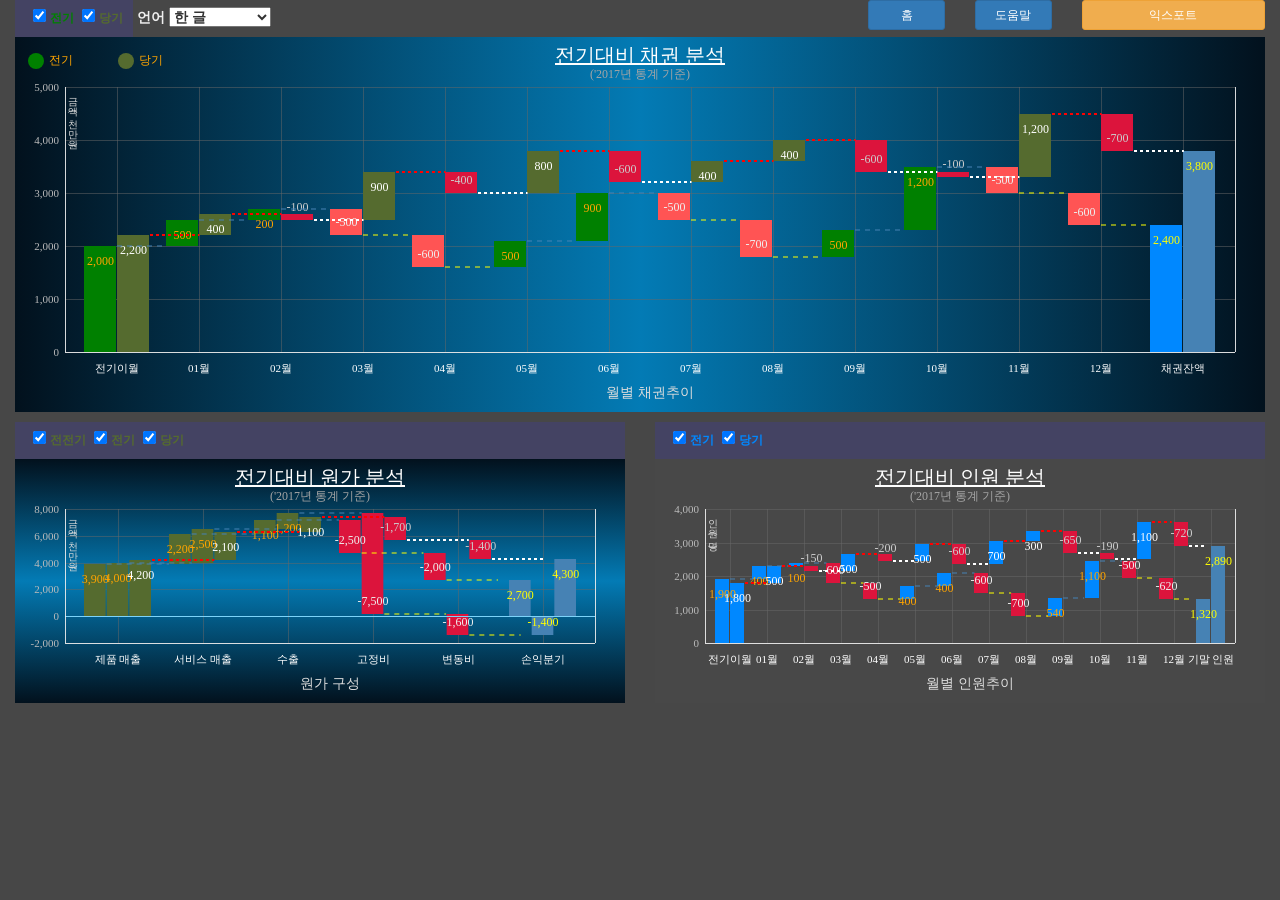
<file: c2i_Waterfall.html>
<!DOCTYPE html>
<html>
<head>
	<title>C2i:dumbo-워터폴(Waterfall, Cascade)</title>
	<meta charset="utf-8">
	<meta name="viewport" content="width=device-width, user-scalable=no, minimum-scale=1.0, maximum-scale=1.0">

    <script src="assets/lib/d3.min.js" charset="utf-8"></script>
    <script src="assets/lib/three.min.js"></script>

    <script src="assets/js/c2i.v2.min.js"></script>

    <script src="assets/i18n/c2i_kr.js"></script>
    <!-- 다국어 사용시 아래 스크립트 필요합니다. (사용하지 않으면 제거) -->
    <script src="assets/i18n/c2i_en.js"></script>
    <script src="assets/i18n/c2i_jp.js"></script>
    <script src="assets/i18n/c2i_ch.js"></script>

    <!-- 정품 인증번호 발급 및 적용시 아래 스크립트 필요합니다. -->
    <!--<script src="../assets/c2iLicenseKey.js"></script>-->

    <link rel="stylesheet" href="assets/css/bootstrap.min.css">
    <link rel="stylesheet" href="assets/css/c2i.v2.min.css">
    <link rel="stylesheet" href="assets/css/demo.css">
    <link rel="shortcut icon" type="image/png" href="favicon.png"/>

	<style>
        body{
            background-color: #474747;
        }
        .c2iLegendFloat{
            position: absolute;
            left: 20px;
            top: 50px;
            z-index: 100;
        }
	</style>
</head>
<body>
<div class="container-fluid">
    <div class="row">
        <div class="col-sm-8 col-md-8 col-lg-8">
            <div id="c2iLegend01Float" class="c2iLegend c2iNoSelect c2iLegendFloat"></div>
            <div id="c2iLegend01" class="c2iLegend" style="display:inline-block"></div>
            <div style="display:inline">
                <label for="currentLang" style="color: #eee">언어
                    <select id='currentLang' style="color: #333">
                        <option value="kr">한 글</option>
                        <option value="en">English</option>
                        <option value="jp">日本語</option>
                        <option value="ch">中国語</option>
                        <option value="mn">Монгол хэл</option>
                    </select>
                </label>
            </div>
        </div>
        <div class="col-md-1">
            <a href="index.html#c2iDemo" style="color: white"><div class="btn btn-primary btn-sm btn-group-justified">홈</div></a>
        </div>
        <div class="col-md-1">
            <div id="c2iGuide" class="btn btn-primary btn-sm btn-group-justified">도움말</div>
        </div>
        <div class="col-sm-2 col-md-2 col-lg-2">
            <div id="save" class="btn btn-warning btn-sm btn-group-justified">익스포트</div>
        </div>
    </div>
    <div id="c2iGuideInfo" class="row c2iHidden c2iGuideInfo">
        <div class="container">
            <button id="c2iGuideClose" class="btn btn-primary btn-sm float my-float">닫기</button>
            <div class="page-header">
                <h1 class="text-primary">씨투아이 waterfall 차트 컴포넌트</h1>
                <p>다음과 같은 정보 표출에 적합하며, 씨투아이에서는 dumbo(멍텅구리) 컴포넌트라고 합니다.</p>
                <p>-.aka: cascade chart, flying bricks chart or Mario chart</p>
                <p>-.용도: quantitative, inventory, performance analysis & human resource management etc,.</p>
            </div>

            <!-- 데모 따라하기-->
            <h3>데모 따라하기</h3>
            <div class="row">
                <div class="col-md-12">툴팁 정보를 주의해 보세요.(맨 끝의 막대는 Running-Total: 이동 합계)</div>
                <div class="col-md-12">브라우저 크기 조절해 보세요.</div>
            </div>

            <!-- 데이터 구조-->
            <h3>데이터 구조: csv, tsv , dsv 등의 화일타입 구분은 의미 없음</h3>
            <div class="row">
                <div class="col-md-1">0.csv</div>
                <div class="col-md-11">
                        <pre><code>
name,current,previous,previous2
제품 매출,4200,4000,3900
서비스 매출,2100,2500,2200
수출,1100,1200,1100
고정비,-1700,-7500,-2500
변동비,-1400,-1600,-2000
                        </code></pre>
                </div>
            </div>
            <div class="row">
                <div class="col-md-1">1.json</div>
                <div class="col-md-11">
                        <pre><code>
유사합니다.
                        </code></pre>
                </div>
            </div>

            <!-- 개발자 코딩 제공 부분 -->
            <h3>개발자 코딩 제공 부분</h3>
            <p>홈, 도움말.</p>
        </div>
    </div>

    <div class="row">
        <div class="col-sm-12 col-md-12 col-lg-12">
            <div id="c2iChart01" class="c2iNoSelect" data-c2iLegendId="c2iLegend01"></div>
        </div>
    </div>
    <div class="row">
        <div class="col-sm-6 col-md-6 col-lg-6">
            <div id="c2iLegend10" class="c2iLegend" style="margin-top: 5px;"></div>
        </div>
        <div class="col-sm-6 col-md-6 col-lg-6">
            <div id="c2iLegend11" class="c2iLegend" style="margin-top: 5px;"></div>
        </div>
    </div>
    <div class="row">
        <div class="col-sm-6 col-md-6 col-lg-6">
            <div id="c2iChart10" class="c2iNoSelect" data-c2iLegendId="c2iLegend10"></div>
        </div>
        <div class="col-sm-6 col-md-6 col-lg-6">
            <div id="c2iChart11" class="c2iNoSelect" data-c2iLegendId="c2iLegend11"></div>
        </div>
    </div>
</div>

<!-- 자동 툴팁 사용시 name, measure는 필수 존재 내역입니다.
     Custom Tooltip은 별도 ID로 만들어 사용자가 임의로 프로그램 가능합니다. -->
<div id="tooltip" class="c2iTooltip c2iHidden">
    <table style="width:300px">
        <thead>
        <tr>
            <th colspan='4' class="tipHeader">
                <div class="c2iCloseBtn" title="닫기">X</div>
                <p><strong><span id="name">판매본부</span></strong></p>
                <p id="measure" style="font-size: 14px; color:yellow">1,200</p>
                <hr style="margin:2px 0px; opacity: 0.5;"> <!-- ratio가 있거나 hr 태그가 존재해야 합니다 -->
                <p id="ratio"></p>
                <!--<p><span id="testId" style="font-size: 12px; color: orange;">사용자 임의 툴팁 적용시,<br> 제공 데이터로 재구성 가능.</span></p>-->
            </th>
        </tr>
        </thead>
    </table>
</div>

<script>
    /*
 대.소문자는 반드시 준수해야 합니다.
 옵션이 없거나(미정의) '' 이면, 필수요소는 기본값 자동 적용되며 불필요한 옵션은 자동으로 적용되지 않습니다.
 *** 공통 정보
     -. isResponsive: true, false (기본값: false)
     -. width (단위: %, px) : % -> 상위 컨테이너 대비, px -> 절대 사이즈인 경우.(미 설정시 상위의 100% 설정)
     -. aspectRatio : 4:3 (= 1.333), 16:9 (= 1.777) 기본값, 또는 width 대비 % 설정 가능
     -. height (단위: px) : aspectRatio 없이 height 설정하면 적용 가능.(비 반응형시 추천)
     -. theme : #efefef, #444363, #333333 (제거: none), linear-gradient(to right, #02111d, #037bb5, #02111d)
     -. lang : 언어 설정(기본값:'kr')
     -. margin : x,y축이 설정 및 점유하는 영역.(기본값 margin : {top: 30, left: 30, right: 30, bottom: 30, isDynamic: true})
                 top ~ bottom: 기본값 -> 30, 차트의 내역(실제 막대, 라인 등)이 그려질 영역 설정용도
     -. easing : 애니메이션시 적용될 기본 알고리즘 (linear, elastic, exp, bounce, quad, cubic, sin, circle, back)
     -. duration: 50~1500 ms(기본값 250), delay: 10~500 ms(기본값 20)
                    특히 사분면 차트에서는 의미없음.(slider의 speed로 역 계산하여 적용 되어집니다.)

     -. data : 씨투아이에 주입될 데이터 객체로서 직접 주입해도 되며, 다른 옵션 처럼 추후 주입해도 됩니다.
     -. linearBeginZero : 0(zero)값으로 각각의 축 표시 시작 (기본값 true)

     -. title : 컨포넌트의 제목을 표시하기 위한 장소이며, 특히 데이터 정렬을 적용하는 차트(표준, 피라미드, 파이 등)에서는
                 정렬 상태를 부 제목을 통해 제공합니다.
                 .caption: 제목 명칭
                 .fonts:제목 폰트 (기본값:['helvetica','20px','#434343'])
                 .textDeco: underline/line-through/overline
                 .gap: x, y 의 여유 공간 조정용도
                 .xPos:start, middle, end, yPos: top,middle, bottom,
                 .subCaption: 주 제목 명칭, subFonts, opacity:1,
                 .desc: 제목 툴팁

     -. isDev : 개발 모드 여부.
            .true: 옵션 창에 개발자용 메뉴 표시되며, 실행시 로그 정보 표시

 *** xDim
     -. caption : x축 제목명
     -. unitNm : 백만, 명 등의 서술적 단위명칭
     -. colNm : x축 컬럼명
     -. format : 정수(,d), 실수(,f 또는 ,.2f), 백분율(% .2%), 상세 내용은 매뉴얼 참조
     -. captionFonts : x축 제목 표시 폰트 (기본값 : ["helvetica", "14px", "dimgray"])
     -. fonts: x축의 tick 값 표시하기 위한 폰트 (기본값 : ['helvetica','11px','gray'])
     -. axisPos : x축의 tick 값 대비 tick 위치 'top', 'bottom' (기본값 : bottom)
     -. xPos : x축 제목명이 축의 표시 위치 'left', 'middle', 'right' (기본값 : middle)
     -. dy : x축 제목명을 표시하기 위한 간격 조정 용도(기본값, dy : 35)
     -. ticks : x축의 표시할 값의 갯수 (기본값 : 10)
     -. tickPad : x축의 표시할 축과 값의 간격 (기본값 : 0)
     -. isShow : x축 표시 여부 (기본값 : true)
     -. showGrid : x축 그리드 표시 여부(기본값 : true)
     -. xPad: 각 x 값의 폭대비 여유 공간 비율.(0.1)
     -. xLabel : x축 레이블 표시 방법
                (isVertical : 한글 세로 표시(기본 false), rotate : -90 ~ 90 권장(기본값 : 없음), dx: 0, dy: 12)
     -. xWrapLabel : true  & x축 스케일이 ordinal일 경우 제공된 폭에 맞도록 문자를 조정합니다.(V3)

 *** yDim
     -. caption : y축 제목명
     -. unitNm : 백만, 명 등의 서술적 단위명칭
     -. scale : linear
     -. format : 정수(,d), 실수(,f 또는 ,.2f), 백분율(% .2%), 상세 내용은 매뉴얼 참조
     -. captionFonts : x축 제목 표시 폰트 (기본값 : ["helvetica", "14px", "dimgray"])
     -. fonts: x축의 tick 값 표시하기 위한 폰트 (기본값 : ['helvetica','11px','gray'])
     -. axisPos : y축의 tick 값 대비 tick 위치 'left', 'right' (기본값 : left)
     -. dx, dy : y축 제목명을 표시하기 위한 간격 조정 용도(기본값, dx: 8, dy : 3)
     -. ticks : y축의 표시할 값의 갯수 (기본값 : 10)
     -. isShow : y축 표시 여부 (기본값 : true)
     -. showGrid : y축 그리드 표시 여부(기본값 : true)
     -. showLabel : y축 그리드 tick 값 표시 여부(기본값 : true)
     -. minGap, maxGap: .0 ~ .50 ( 0% ~ 50% ), 최소 및 최대값을 표현하고자 축을 좀더 크게 만든다.
                없으면 최소/대 실제 값이 상하한 선으로 설정되므로 상하의 여유가 없게 표시됩니다.
                특히 최소값보다 적게 yBaseValue 설정시, yBaseValue를 최소값으로 설정됩니다.(V3)
     -. opacity : y축 적용 불투명도, 0 <= n <= 1 (기본값 : 0.7)
     -. plotLines: 적용 불가능 대상 -> stackbar100%, stackarea100%, stackstream
             .stackbar, stackarea : relCol이 all & index는 value 만 가능 (즉, 누적 종류는 특정값의 설정만 가능)
             .groupbar, each : 특정 컬럼을 지정해야 하며, 이때 index는 해당 컬럼의 value or avg 의 선택 설정 가능.
             .index & value : index가 'value'인 경우, value는 상수 값지정하며,
                              'avg'인 경우 relCol에 설정된 컬럼을 기준으로 자동 계산합니다.
             .relCol : 'all' -> 모든 컬럼 대상으로 계산하며, 특정 컬럼 지정시 해당 컬럼으로 계산합니다.
             .라인만 표시하고 제목을 보여주지 얺으려면 caption을 '' 또는 제거하면 적용.
             .pos : left,right,rightout, center(기본값)
             .splitColors : relCol이 특정 컬럼 지정시: 테마라인을 기준으로 위와 아래에 적용될 색상.(예: ['red','green'])
                                'all'인 경우: 개별 texture 중 1개만 지정해야 함.(예: ['pathHexagons'])
             .withValue: 해당 값을 함쎄 표시 여부(기본값 : false)
             .isArrow: 플롯라인의 홧살표 제거시 false.(기본값: true)
             .dx : 기본값 12
             .draw: 초기 로드시 표시 여부
     -. yBaseValue : y축의 시작 값 설정
     -. captionV : y축 제목을 세로로 표시할 경우로서 주로 한글에 적당합니다.

 *** xy common : xy 공통 사항
     -. domain: x, y 축 테두리 영역 정보,
            기본값 -> {stroke:'white', strokeWidth: '1px', opacity:0.7}
     -. grid: x, y 축 그리드 정보,
            기본값 -> {stroke:'dimgray', strokeWidth: '1px', dashLength: [0, 0, 0, 0], zeroStroke:'', opacity:0.5} // dashLength: [x,y,y2, zeroStroke]
     -. box: 차트 전체 박스 테두리 그리기 (1: 표시), splitY는 분할 영역의 중간 x 그리드 용도
            {top:0, right:0, bottom:1, left: 1, splitY: 1, color: '#eee', strokeWidth:1, opacity: 0.9}

 *** Measures
     -. caption : 항목(measure) 제목명
     -. colNm : 컬럼명
     -. format : 정수(,d), 실수(,f 또는 ,.2f), 백분율(% .2%), 상세 내용은 매뉴얼 참조
     -. color : 항목 막대 색상.(기본값: ['darkolivegreen', 'crimson', 'steelblue'])
                1st: 양수, 2dn: 음수, 3rd : 최종 값
     -. stroke : 항목간 연결 선 색상. (기본값: ['yellow', 'white'])
                1st: 양수, 2dn: 음수
     -. fonts: 항목 값 표시하기 위한 폰트 (기본값 : ["helvetica", "11px",'white','steelblue','grey'])
                3rd: 양수, 4th: 음수, 5th : 최종 값
     -. showLabel: 항목(measure)값 표시여부 (기본값: 없음)
     -. draw : 초기 로드시 표시 여부 (기본 : true)
     -. strokeWidth : 항목간 연결 선 두께.

 *** Legend
    -. legend : y,y2 항목(measure)표출 정보
        .id: 범례 컨테이너 id ('#'을 붙이세요)
        .fonts: 항목 명칭 폰트 (기본값: ["helvetica", "12px"])
        .padding: 간격 정보 (기본값: '10px 10px 10px 10px')
        .backColor: 백그라운드 색상 (기본값: 없음)
        .labelGap: 명칭과 체크 박스의 간격 (기본값: '5px')
        .itemGap: 개별 항목간의 간격 (기본값: '10px')

 *** Tooltip
     -. id : 툴팁 Container Id('#'을 붙이세요)
     -. infoLevel : 툴팁 상세 정보 수준(0 ~ 3 레벨이며, 기본: 0)
     -. fixedPos : 툴팁을 마우스 포지션에 관계없이 고정위치에 표현하고자 할 경우 사용(기본: xPos:'start', yPos:'top')
                    미 정의시 클릭한 위치에 표시됩니다.
     -. displayTips : 자동 툴팁에서 표시될 팁 데이터 건수(라인과 같이 많은 데이터 존재시, 기본값 2: 한 행에 2개씩 표시)
     -. isUserTip : 사용자 제공 툴팁 여부, 사용자 제공 툴팁이면
                    아래 함수에서 상기의 id에 데이터를 바인딩 처리를 하면 됩니다.

 *** method
     -. click, mouseenter, mouseleave, mousemove
         이름과 같은 이벤트 이며, 동 함수들은 여러 곳에서 발생합니다.
         또한 개발자는 전달되는 파라메터인 발생 소스(fromSource)와 데이터를 확인하여 추가적인 알고리즘을 처리합니다.
 */
    var c2iOption = {
        isResponsive:true, width:'100%', aspectRatio:'30%', theme: 'linear-gradient(to right, #02111d, #037bb5, #02111d)', // #484848, lang: 'jp',
        margin:{top:50, left:50, right:30, bottom:60},
        easing:'elastic', duration:750, delay:20, clamp: false,

        data: undefined, linearBeginZero: true,

        title: {
            caption:"전기대비 채권 분석",fonts:['맑은 고딕','20px','white'],textDeco:"underline", gap: 5, xPos:'middle', yPos:'top',
            subCaption:"('2017년 통계 기준)", subFonts: ['맑은 고딕','12px','#a5a5a5','#CFDD3F'], opacity:1,
            desc:"데모용으로 작성된 차트"
        },

        xDim:{caption:'월별 채권추이', unitNm:'', colNm:'name', endCaption: '채권잔액', format:'',
            captionFonts:['맑은 고딕','14px','#ddd'], fonts:['맑은 고딕','11px','white'],
            axisPos:'bottom', xPos:'middle', dy:45, ticks:0, tickPad: 5, isShow:true, showGrid:true,
            xPad: 0.2, xLabel:{rotate:0, isVertical: false, dy: 15}, xWrapLabel:false},

        yDim:{caption:'금액', unitNm:'(천만원)', scale:'linear', format:',f',
            captionFonts:['맑은 고딕','10px','#ddd'], fonts:['맑은 고딕','11px','#bbb'],
            axisPos:'left', dx:8, dy:3, ticks:4, isShow:true, showGrid:true, minGap: .1, maxGap: .02,
            opacity:0.9,
            plotLines:[],
            yBaseValue:undefined, captionV:true},

        common: {
            domain:{stroke:'white', strokeWidth: 1, opacity:0.0}, //  x, y 축 테두리 영역
            grid:{stroke:'dimgray', strokeWidth: 1, opacity:0.5, dashLength:[0,0,5,3], zeroStroke:'yellow'},  //  x, y, y2, zero 라인 dashLength
            box:{top:0, right:1, bottom:1, left: 1, splitY:1, color: '#eee', strokeWidth:1, opacity: 0.9} // 차트 전체 박스 테두리 그리기
        },

        measures:[ // plus, minus, end
            {caption:'전기', colNm:'previous', format:',f', color:['green', '#ff5454', '#0088ff'],
                stroke:['steelblue', 'yellow'], strokeWidth: 1, dashLength: 5, fonts:['맑은 고딕','12px','orange','#eee','yellow'],
                showLabel:true, draw:true },
            {caption:'당기', colNm:'current', format:',f', color:['darkolivegreen', 'crimson', 'steelblue'],
                stroke:['red', 'white'], strokeWidth: 2, dashLength: 3, fonts:['맑은 고딕','12px','white','#ccc','yellow'],
                showLabel:true, draw:true }
        ],

        legend: {id: '#c2iLegend01', fonts:['맑은 고딕','12px'], padding: '5px 10px', backColor:'#444363',
            labelGap: '4px', itemGap: '8px', yNy2Gap: '25px'},
        // fixedPos: undefined
        tooltip: {id: '#tooltip', infoLevel:1, fixedPos: {xPos:'end', yPos:'top'} , displayTips: 3, opacity: 0.9, isUserTip: false, isShow: true },
        method: {click:getClickInfo, mouseenter:getMouseEnterInfo, mouseleave:getMouseLeaveInfo, mousemove: getMouseMoveInfo},
        isDev: false
    };

    var c2iChart = c2i.dumbo.waterfall('#c2iChart01', c2iOption);

    var c2iOption10 = c2i.util.deepClone(c2iOption);
    c2iOption10.aspectRatio = "40%";
    c2iOption10.theme = 'linear-gradient(to bottom, #02111d, #037bb5, #02111d)';
    c2iOption10.easing = "linear";
    c2iOption10.title.caption = "전기대비 원가 분석";
    c2iOption10.xDim.caption = "원가 구성";
    c2iOption10.xDim.endCaption = "손익분기";
    c2iOption10.yDim.plotLines = [{caption:'', pos:'right', fonts:['맑은 고딕','12px','orange','red'], color:'#7CD3F9',
        width:'1px', dashLength: 0,index: 'value', value: 0, relCol: 'all', isArrow:false, draw: true}];
    c2iOption10.measures[0].color = ['darkolivegreen', 'crimson', 'steelblue'];
    c2iOption10.measures[1].color = ['darkolivegreen', 'crimson', 'steelblue'];
    c2iOption10.measures.unshift(c2i.util.deepClone(c2iOption10.measures[0]));
    c2iOption10.measures[0].caption = "전전기";
    c2iOption10.measures[0].colNm = "previous2";

    c2iOption10.legend.id = "#c2iLegend10";
    var c2iChart10 = c2i.dumbo.waterfall('#c2iChart10', c2iOption10);

    var c2iOption11 = c2i.util.deepClone(c2iOption10);
    c2iOption11.easing = "bounce";
    c2iOption11.theme = "#484848";
    c2iOption11.title.caption = "전기대비 인원 분석";
    c2iOption11.xDim.caption = "월별 인원추이";
    c2iOption11.xDim.endCaption = "기말 인원";
    c2iOption11.yDim.caption = "인원";
    c2iOption11.yDim.unitNm = "(명)";
    c2iOption11.yDim.plotLines = [];
    c2iOption11.measures.shift();
    c2iOption11.measures[0].color = ['#0088ff', 'crimson', 'steelblue'];
    c2iOption11.measures[1].color = ['#0088ff', 'crimson', 'steelblue'];
    c2iOption11.legend.id = "#c2iLegend11";
    var c2iChart11 = c2i.dumbo.waterfall('#c2iChart11', c2iOption11);
    ///////////////////
    function getClickInfo(fromSource, data){
        console.log(fromSource.container + ',' + fromSource.selector + ',' + fromSource.key + ' click ');
        for(var attr in data){
            console.log(attr + ' : ' + data[attr]);
        }
        console.log('keys ', { alter: d3.event.altKey, control: d3.event.ctrlKey, shift: d3.event.shiftKey, meta: d3.event.metaKey })
    }
    function getMouseEnterInfo(fromSource, data){
        console.log(fromSource.container + ',' + fromSource.selector + ' getMouseEnterInfo');
    }
    function getMouseLeaveInfo(fromSource, data){
        console.log(fromSource.container + ',' + fromSource.selector + ' getMouseLeaveInfo')
    }
    function getMouseMoveInfo(fromSource, data){
        console.log(fromSource.container + ',' + fromSource.selector + ' getMouseMoveInfo');
        document.getElementById('name').innerHTML = '주어진 데이터를 기반으로';
        document.getElementById('measure').innerHTML = '코딩 확장 구현 하세요..!';
    }
    ///////////////////
    /*
     대.소문자는 반드시 준수해야 합니다.
     옵션이 없거나(미정의) '' 이면, 필수요소는 기본값 자동 적용되며 불필요한 옵션은 자동으로 적용되지 않습니다.
     *** 공통 정보
     -.width, height : 범례 전체 영역.
     -.layout  : ['topbottom', 1] 또는 ['leftright', 1] (기본값)
                 두번째 인자: 각 행 또는 열의 범례 갯수.
     -.padding : 범례 아이템간 간격.(기본값 5)

     -.rectSize : 범례 사각형 정보.(색상 정보는 관련 차트의 객체정보를 계승함)
     -.labelGap : 'topbottom'인 경우, 상위 범례 아이템간의 간격(단위 em).
                  'leftright'인 경우, 좌측 범례 아이템 기준
     -.labelDistance : 범례 도형과 레이블 명칭과의 간격.
     -.valueDistance : 범례 값을 표시할 경우 레이블 명칭과의 간격.
     -.targetChartObject : 대상 차트 객체 변수명.
     -.isReadOnly : true인 경우 클릭시 반응하지 않음.(기본 범례와 동시 사용시 필요)
     */
    /* ======================================================================== */
    var legendOptions = { // #444363
        width: 180, height: 25, layout: ['topbottom', 2], padding: 6, theme:'none', // lang: 'jp',
        duration: 300, delay: 20,
        rectSize: { width: 16, height: 16, radius: 8, strokeWidth: 0},
        labelGap : 1.15/* em */, labelDistance: 8, valueDistance: 120,/* 120px */
        fonts:['맑은 고딕','12px','orange'],
        targetChartObject: c2iChart,
        isReadOnly: false
    };

    d3.csv('assets/data/dumbo/waterSales2017.csv', function(error, root) {
        c2iChart.data(root).render();

        c2i.ui.legendOrdinal('#c2iLegend01Float', legendOptions).render();
    });

    d3.csv('assets/data/dumbo/waterCost2017.csv', function(error, root) {
        c2iChart10.data(root).render();
    });

    d3.csv('assets/data/dumbo/waterHeadCount2017.csv', function(error, root) {
        c2iChart11.data(root).render();
    });
</script>
<script>
    d3.select('#currentLang').attr('class','button').attr('value', 'kr')
        .attr('title','언어 선택').on('change', change_lang);

    function change_lang(){
        c2iChart.lang(this.value);
    }

    d3.select('#save').on('click', exportImage).on('touchstart', exportImage);
    function exportImage(){
        c2i.util.exportImage(['#c2iChart01','#c2iChart10','#c2iChart11']);
        // 'text'(default),'xls' / ''(default),'all'
        // ('all' : 항목(measures) & 산출된 추가 컬럼을 포함한 모든 컬럼 데이터 출력, '' : 항목(measures)설정 컬럼 데이터만 출력)
        c2iChart.exportData('xls','');
        c2iChart10.exportData('','');
        c2iChart11.exportData('','');
    }

    d3.select('#c2iGuide').on('click', c2iGuide);
    d3.select('#c2iGuideClose').on('click', c2iGuideClose);

    function c2iGuide() {
        d3.select('#c2iGuideInfo').classed('c2iHidden', !d3.select('#c2iGuideInfo').classed('c2iHidden'));
    }
    function c2iGuideClose() {
        d3.select('#c2iGuideInfo').classed('c2iHidden', true);
    }
</script>
</body>
</html>
</file>
<file: assets/css/social-icons.css>
/* Social Icons - small
=================================================================== */

#social a {
	width: 28px;
	height: 28px;
	margin: 0 6px 6px 0;
	display: block;
	float: left;
	text-indent: -9999px;
	background-position: 0 0px;
	-webkit-transition: all 0.3s ease-in-out;
	-moz-transition: all 0.3s ease-in-out;
	-o-transition: all 0.3s ease-in-out;
	-ms-transition: all 0.3s ease-in-out;
	transition: all 0.3s ease-in-out;
}

#social a:hover {
	width: 28px;
	height: 28px;
	margin: 0 6px 6px 0;
	display: block;
	float: left;
	text-indent: -9999px;
	background-position: 0 -38px;
}

#social a img{
	border: none;
}

#social-r a {
	width: 28px;
	height: 28px;
	margin: 0 6px 6px 0;
	display: block;
	float: left;
	text-indent: -9999px;
	background-position: 0 -38px;
	-webkit-transition: all 0.3s ease-in-out;
	-moz-transition: all 0.3s ease-in-out;
	-o-transition: all 0.3s ease-in-out;
	-ms-transition: all 0.3s ease-in-out;
	transition: all 0.3s ease-in-out;
}

#social-r a:hover {
	width: 28px;
	height: 28px;
	margin: 0 6px 6px 0;
	display: block;
	float: left;
	text-indent: -9999px;
	background-position: 0 0px;
}

#social-r a img{
	border: none;
}

.amazon {background: url(../img/icons/social/amazon.png) no-repeat;}
.behance {background: url(../img/icons/social/behance.png) no-repeat;}
.blogger {background: url(../img/icons/social/blogger.png) no-repeat;}
.deviantart{background: url(../img/icons/social/deviantart.png) no-repeat;}
.dribbble {background: url(../img/icons/social/dribbble.png) no-repeat;}
.dropbox {background: url(../img/icons/social/dropbox.png) no-repeat;}
.evernote {background: url(../img/icons/social/evernote.png) no-repeat;}
.facebook {background: url(../img/icons/social/facebook.png) no-repeat;}
.forrst {background: url(../img/icons/social/forrst.png) no-repeat;}
.github {background: url(../img/icons/social/github.png) no-repeat;}
.googleplus {background: url(../img/icons/social/googleplus.png) no-repeat;}
.jolicloud {background: url(../img/icons/social/jolicloud.png) no-repeat;}
.last-fm {background: url(../img/icons/social/last-fm.png) no-repeat;}
.linkedin {background: url(../img/icons/social/linkedin.png) no-repeat;}
.picasa {background: url(../img/icons/social/picasa.png) no-repeat;}
.pintrest {background: url(../img/icons/social/pintrest.png) no-repeat;}
.rss {background: url(../img/icons/social/rss.png) no-repeat;}
.skype {background: url(../img/icons/social/skype.png) no-repeat;}
.spotify {background: url(../img/icons/social/spotify.png) no-repeat;}
.stumbleupon {background: url(../img/icons/social/stumbleupon.png) no-repeat;}
.tumblr {background: url(../img/icons/social/tumblr.png) no-repeat;}
.twitter {background: url(../img/icons/social/twitter.png) no-repeat;}
.vimeo {background: url(../img/icons/social/vimeo.png) no-repeat;}
.wordpress {background: url(../img/icons/social/wordpress.png) no-repeat;}
.xing {background: url(../img/icons/social/xing.png) no-repeat;}
.yahoo {background: url(../img/icons/social/yahoo.png) no-repeat;}
.youtube {background: url(../img/icons/social/youtube.png) no-repeat;}

/* Social Icons - big
=================================================================== */

.social-bookmarks {
	padding: 0!important;
	margin: 0!important;
	list-style-type: none!important;
}

.social-bookmarks li{
	float: left!important;
	padding: 0px!important;
	display: inline!important;
	width: auto!important;
	background: none;
	-webkit-transition: all 0.3s ease-in-out;
	-moz-transition: all 0.3s ease-in-out;
	-o-transition: all 0.3s ease-in-out;
	-ms-transition: all 0.3s ease-in-out;
	transition: all 0.3s ease-in-out;
}			

.social-bookmarks li a {
	background-color: #fff;
	-webkit-transition: all 0.3s ease-in-out;
	-moz-transition: all 0.3s ease-in-out;
	-o-transition: all 0.3s ease-in-out;
	-ms-transition: all 0.3s ease-in-out;
	transition: all 0.3s ease-in-out;
	display: block!important;
	float: left!important;
	height: 100%!important;
	margin: 1px!important;
	padding: 0!important;
	width: 40px!important;
	height: 40px!important;
	text-indent: -9999px!important;
}

.social-bookmarks li:last-child  a{

}
.social-bookmarks li a:hover {
	background-position: 0 -40px!important;
	
}
.social-bookmarks li a {
	background-color:transparent;
}
.social-bookmarks li.aim a {
	background: url(../img/icons/social2/aim.png) no-repeat 0 0;
}
.social-bookmarks li.aim a:hover {
	background-color: #e95a00;
}
.social-bookmarks li.apple a {
	background: url(../img/icons/social2/apple.png) no-repeat 0 0;
}
.social-bookmarks li.apple a:hover {
	background-color: #606060;
}
.social-bookmarks li.behance a {
	background: url(../img/icons/social2/behance.png) no-repeat 0 0;
}
.social-bookmarks li.behance a:hover {
	background-color: #18a3fe;
}
.social-bookmarks li.blogger a {
	background: url(../img/icons/social2/blogger.png) no-repeat 0 0;
}
.social-bookmarks li.blogger a:hover {
	background-color: #fb913f;
}
.social-bookmarks li.cargo a {
	background: url(../img/icons/social2/cargo.png) no-repeat 0 0;
}
.social-bookmarks li.cargo a:hover {
	background-color: #00c462;
}
.social-bookmarks li.delicious a {
	background: url(../img/icons/social2/delicious.png) no-repeat 0 0;
}
.social-bookmarks li.delicious a:hover {
	background-color: #3274d1;
}
.social-bookmarks li.deviantart a {
	background: url(../img/icons/social2/deviantart.png) no-repeat 0 0;
}
.social-bookmarks li.deviantart a:hover {
	background-color: #d0de21;
}
.social-bookmarks li.digg a {
	background: url(../img/icons/social2/digg.png) no-repeat 0 0;
}
.social-bookmarks li.digg a:hover {
	background-color: #2882c6;
}
.social-bookmarks li.dopplr a {
	background: url(../img/icons/social2/dopplr.png) no-repeat 0 0;
}
.social-bookmarks li.dopplr a:hover {
	background-color: #99cc66;
}
.social-bookmarks li.dribbble a {
	background: url(../img/icons/social2/dribbble.png) no-repeat 0 0;
}
.social-bookmarks li.dribbble a:hover {
	background-color: #ef5b92;
}
.social-bookmarks li.ember a {
	background: url(../img/icons/social2/ember.png) no-repeat 0 0;
}
.social-bookmarks li.ember a:hover {
	background-color: #fb9d00;
}
.social-bookmarks li.evernote a {
	background: url(../img/icons/social2/evernote.png) no-repeat 0 0;
}
.social-bookmarks li.evernote a:hover {
	background-color: #77ba2f;
}
.social-bookmarks li.facebook a {
	background: url(../img/icons/social2/facebook.png) no-repeat 0 0;
}
.social-bookmarks li.facebook a:hover {
	background-color: #3b5998;
}
.social-bookmarks li.flickr a {
	background: url(../img/icons/social2/flickr.png) no-repeat 0 0;
}
.social-bookmarks li.flickr a:hover {
	background-color: #f1628b;
}
.social-bookmarks li.forrst a {
	background: url(../img/icons/social2/forrst.png) no-repeat 0 0;
}
.social-bookmarks li.forrst a:hover {
	background-color: #5b9a68;
}
.social-bookmarks li.github a {
	background: url(../img/icons/social2/github.png) no-repeat 0 0;
}
.social-bookmarks li.github a:hover {
	background-color: #7292a2;
}
.social-bookmarks li.google a {
	background: url(../img/icons/social2/google.png) no-repeat 0 0;
}
.social-bookmarks li.google a:hover {
	background-color: #dd4b39;
}
.social-bookmarks li.googleplus a {
	background: url(../img/icons/social2/googleplus.png) no-repeat 0 0;
}
.social-bookmarks li.googleplus a:hover {
	background-color: #d94a39;
}
.social-bookmarks li.gowalla a {
	background: url(../img/icons/social2/gowalla.png) no-repeat 0 0;
}
.social-bookmarks li.gowalla a:hover {
	background-color: #ff920d;
}
.social-bookmarks li.grooveshark a {
	background: url(../img/icons/social2/grooveshark.png) no-repeat 0 0;
}
.social-bookmarks li.grooveshark a:hover {
	background-color: #f88e00;
}
.social-bookmarks li.html5 a {
	background: url(../img/icons/social2/html5.png) no-repeat 0 0;
}
.social-bookmarks li.html5 a:hover {
	background-color: #f3642c;
}
.social-bookmarks li.icloud a {
	background: url(../img/icons/social2/icloud.png) no-repeat 0 0;
}
.social-bookmarks li.icloud a:hover {
	background-color: #fb913f;
}
.social-bookmarks li.lastfm a {
	background: url(../img/icons/social2/lastfm.png) no-repeat 0 0;
}
.social-bookmarks li.lastfm a:hover {
	background-color: #d21309;
}
.social-bookmarks li.linkedin a {
	background: url(../img/icons/social2/linkedin.png) no-repeat 0 0;
}
.social-bookmarks li.linkedin a:hover {
	background-color: #71b2d0;
}
.social-bookmarks li.metacafe a {
	background: url(../img/icons/social2/metacafe.png) no-repeat 0 0;
}
.social-bookmarks li.metacafe a:hover {
	background-color: #ef4035;
}
.social-bookmarks li.mixx a {
	background: url(../img/icons/social2/mixx.png) no-repeat 0 0;
}
.social-bookmarks li.mixx a:hover {
	background-color: #d80330;
}
.social-bookmarks li.myspace a {
	background: url(../img/icons/social2/myspace.png) no-repeat 0 0;
}
.social-bookmarks li.myspace a:hover {
	background-color: #003398;
}
.social-bookmarks li.netvibes a {
	background: url(../img/icons/social2/netvibes.png) no-repeat 0 0;
}
.social-bookmarks li.netvibes a:hover {
	background-color: #629e61;
}
.social-bookmarks li.newsvine a {
	background: url(../img/icons/social2/newsvine.png) no-repeat 0 0;
}
.social-bookmarks li.newsvine a:hover {
	background-color: #5b965a;
}
.social-bookmarks li.orkut a {
	background: url(../img/icons/social2/orkut.png) no-repeat 0 0;
}
.social-bookmarks li.orkut a:hover {
	background-color: #ed2590;
}
.social-bookmarks li.paypal a {
	background: url(../img/icons/social2/paypal.png) no-repeat 0 0;
}
.social-bookmarks li.paypal a:hover {
	background-color: #32689a;
}
.social-bookmarks li.picasa a {
	background: url(../img/icons/social2/picasa.png) no-repeat 0 0;
}
.social-bookmarks li.picasa a:hover {
	background-color: #444;
}
.social-bookmarks li.pinterest a {
	background: url(../img/icons/social2/pinterest.png) no-repeat 0 0;
}
.social-bookmarks li.pinterest a:hover {
	background-color: #cb2027;
}
.social-bookmarks li.plurk a {
	background: url(../img/icons/social2/plurk.png) no-repeat 0 0;
}
.social-bookmarks li.plurk a:hover {
	background-color: #f35b36;
}
.social-bookmarks li.posterous a {
	background: url(../img/icons/social2/posterous.png) no-repeat 0 0;
}
.social-bookmarks li.posterous a:hover {
	background-color: #f9d560;
}
.social-bookmarks li.reddit a {
	background: url(../img/icons/social2/reddit.png) no-repeat 0 0;
}
.social-bookmarks li.reddit a:hover {
	background-color: #bfd0e2;
}
.social-bookmarks li.rss a {
	background: url(../img/icons/social2/rss.png) no-repeat 0 0;
}
.social-bookmarks li.rss a:hover {
	background-color: #fe9900;
}
.social-bookmarks li.skype a {
	background: url(../img/icons/social2/skype.png) no-repeat 0 0;
}
.social-bookmarks li.skype a:hover {
	background-color: #18b7f1;
}
.social-bookmarks li.stumbleupon a {
	background: url(../img/icons/social2/stumbleupon.png) no-repeat 0 0;
}
.social-bookmarks li.stumbleupon a:hover {
	background-color: #eb4924;
}
.social-bookmarks li.technorati a {
	background: url(../img/icons/social2/technorati.png) no-repeat 0 0;
}
.social-bookmarks li.technorati a:hover {
	background-color: #7ac84f;
}
.social-bookmarks li.tumblr a {
	background: url(../img/icons/social2/tumblr.png) no-repeat 0 0;
}
.social-bookmarks li.tumblr a:hover {
	background-color: #3a5976;
}
.social-bookmarks li.twitter a {
	background: url(../img/icons/social2/twitter.png) no-repeat 0 0;
}
.social-bookmarks li.twitter a:hover {
	background-color: #48c4d2;
}
.social-bookmarks li.vimeo a {
	background: url(../img/icons/social2/vimeo.png) no-repeat 0 0;
}
.social-bookmarks li.vimeo a:hover {
	background-color: #62a0ad;
}
.social-bookmarks li.wordpress a {
	background: url(../img/icons/social2/wordpress.png) no-repeat 0 0;
}
.social-bookmarks li.wordpress a:hover {
	background-color: #464646;
}
.social-bookmarks li.yahoo a {
	background: url(../img/icons/social2/yahoo.png) no-repeat 0 0;
}
.social-bookmarks li.yahoo a:hover {
	background-color: #ab64bc;
}
.social-bookmarks li.yelp a {
	background: url(../img/icons/social2/yelp.png) no-repeat 0 0;
}
.social-bookmarks li.yelp a:hover {
	background-color: #c41200;
}
.social-bookmarks li.youtube a {
	background: url(../img/icons/social2/youtube.png) no-repeat 0 0;
}
.social-bookmarks li.youtube a:hover {
	background-color: #f45750;
}
.social-bookmarks li.zerply a {
	background: url(../img/icons/social2/zerply.png) no-repeat 0 0;
}
.social-bookmarks li.zerply a:hover {
	background-color: #8db259;
}
.social-bookmarks li.zootool a {
	background: url(../img/icons/social2/zootool.png) no-repeat 0 0;
}
.social-bookmarks li.zootool a:hover {
	background-color: #262626;
}

/* Social Icons - circle big
=================================================================== */
.social-grid {
	margin: 0px 0 0 0;
	padding: 0;
	list-style: none;
	display: block;
	text-align: center;
	width: 100%;
}

.social-grid li {
	width: 72px;
	height: 72px;
	display: inline-block;
	margin: 6px 12px;
}

.social-grid li a{
	width: 72px;
	height: 72px;
	display:block;
}


.social-item {
	width: 72px;
	height: 72px;
	-webkit-border-radius: 50em;
	-moz-border-radius: 50em;
	border-radius: 50em;
	position: relative;
	box-shadow: 0 1px 2px rgba(0,0,0,0.1);
	cursor: default;
}

.social-info-wrap{
	position: absolute;
	width: 72px;
	height: 72px;
	-webkit-border-radius: 50em;
	-moz-border-radius: 50em;
	border-radius: 50em;

	-webkit-perspective: 800px;
	-moz-perspective: 800px;
	-o-perspective: 800px;
	-ms-perspective: 800px;
	perspective: 800px;

	-webkit-transition: all 0.4s ease-in-out;
	-moz-transition: all 0.4s ease-in-out;
	-o-transition: all 0.4s ease-in-out;
	-ms-transition: all 0.4s ease-in-out;
	transition: all 0.4s ease-in-out;

	box-shadow: 
		0 0 0 5px #f6f6f6,
		inset 0 0 3px rgba(115,114, 23, 0.8);

}

.social-info{
	position: absolute;
	width: 70px;
	height: 70px;	
	-webkit-border-radius: 50em;
	-moz-border-radius: 50em;
	border-radius: 50em;
	-webkit-transition: all 0.4s ease-in-out;
	-moz-transition: all 0.4s ease-in-out;
	-o-transition: all 0.4s ease-in-out;
	-ms-transition: all 0.4s ease-in-out;
	transition: all 0.4s ease-in-out;
		
	-webkit-transform-style: preserve-3d;
	-moz-transform-style: preserve-3d;
	-o-transform-style: preserve-3d;
	-ms-transform-style: preserve-3d;
	transform-style: preserve-3d;

}

.social-info > div {
	display: block;
	position: absolute;
	width: 100%;
	height: 100%;
	border-radius: 50%;
	background-position: center center;
	border: 1px solid #999;
	-webkit-backface-visibility: hidden;
	-moz-backface-visibility: hidden;
	-o-backface-visibility: hidden;
	-ms-backface-visibility: hidden;
	backface-visibility: hidden;
}

.social-info .social-info-back {
	-webkit-transform: rotate3d(0,1,0,180deg);
	-moz-transform: rotate3d(0,1,0,180deg);
	-o-transform: rotate3d(0,1,0,180deg);
	-ms-transform: rotate3d(0,1,0,180deg);
	transform: rotate3d(0,1,0,180deg);
	margin-left: -2px;
}

.social-item:hover .social-info-wrap {
	box-shadow: 
		0 0 0 0 rgba(0,0,0,0.8), 
		inset 0 0 3px rgba(115,114, 23, 0.8);
}

.social-item:hover .social-info {
	-webkit-transform: rotate3d(0,1,0,-180deg);
	-moz-transform: rotate3d(0,1,0,-180deg);
	-o-transform: rotate3d(0,1,0,-180deg);
	-ms-transform: rotate3d(0,1,0,-180deg);
	transform: rotate3d(0,1,0,-180deg);
}

.social-amazon { 
	background: #f6f6f6 url(../img/icons/social_big/amazon_grey.png) no-repeat;
}

.social-amazon-hover { 
	background: #2f3842 url(../img/icons/social_big/amazon_white.png) no-repeat;
}

.social-apple { 
	background: #f6f6f6 url(../img/icons/social_big/apple_grey.png) no-repeat;
}

.social-apple-hover { 
	background: #000000 url(../img/icons/social_big/apple_white.png) no-repeat;
}

.social-delicious { 
	background: #f6f6f6 url(../img/icons/social_big/delicious_grey.png) no-repeat;
}

.social-delicious-hover { 
	background: #3274d1 url(../img/icons/social_big/delicious_white.png) no-repeat;
}

.social-deviantart { 
	background: #f6f6f6 url(../img/icons/social_big/deviantart_grey.png) no-repeat;
}

.social-deviantart-hover { 
	background: #d0de21 url(../img/icons/social_big/deviantart_white.png) no-repeat;
}

.social-digg { 
	background: #f6f6f6 url(../img/icons/social_big/digg_grey.png) no-repeat;
}

.social-digg-hover { 
	background: #2882c6 url(../img/icons/social_big/digg_white.png) no-repeat;
}

.social-dribbble { 
	background: #f6f6f6 url(../img/icons/social_big/dribbble_grey.png) no-repeat;
}

.social-dribbble-hover { 
	background: #ef5b92 url(../img/icons/social_big/dribbble_white.png) no-repeat;
}

.social-facebook { 
	background: #f6f6f6 url(../img/icons/social_big/facebook_grey.png) no-repeat;
}

.social-facebook-hover { 
	background: #3b5998 url(../img/icons/social_big/facebook_white.png) no-repeat;
}

.social-flickr { 
	background: #f6f6f6 url(../img/icons/social_big/flickr_grey.png) no-repeat;
}

.social-flickr-hover { 
	background: #f1628b url(../img/icons/social_big/flickr_white.png) no-repeat;
}

.social-html5 { 
	background: #f6f6f6 url(../img/icons/social_big/html5_grey.png) no-repeat;
}

.social-html5-hover { 
	background: #f3642c url(../img/icons/social_big/html5_white.png) no-repeat;
}

.social-lastfm { 
	background: #f6f6f6 url(../img/icons/social_big/lastfm_grey.png) no-repeat;
}

.social-lastfm-hover { 
	background: #d21309 url(../img/icons/social_big/lastfm_white.png) no-repeat;
}

.social-linkedin { 
	background: #f6f6f6 url(../img/icons/social_big/linkedin_grey.png) no-repeat;
}

.social-linkedin-hover { 
	background: #71b2d0 url(../img/icons/social_big/linkedin_white.png) no-repeat;
}

.social-myspace { 
	background: #f6f6f6 url(../img/icons/social_big/myspace_grey.png) no-repeat;
}

.social-myspace-hover { 
	background: #003398 url(../img/icons/social_big/myspace_white.png) no-repeat;
}

.social-paypal { 
	background: #f6f6f6 url(../img/icons/social_big/paypal_grey.png) no-repeat;
}

.social-paypal-hover { 
	background: #32689a url(../img/icons/social_big/paypal_white.png) no-repeat;
}

.social-rss { 
	background: #f6f6f6 url(../img/icons/social_big/rss_grey.png) no-repeat;
}

.social-rss-hover { 
	background: #fe9900 url(../img/icons/social_big/rss_white.png) no-repeat;
}

.social-skype { 
	background: #f6f6f6 url(../img/icons/social_big/skype_grey.png) no-repeat;
}

.social-skype-hover { 
	background: #18b7f1 url(../img/icons/social_big/skype_white.png) no-repeat;
}

.social-stumbleupon { 
	background: #f6f6f6 url(../img/icons/social_big/stumbleupon_grey.png) no-repeat;
}

.social-stumbleupon-hover { 
	background: #eb4924 url(../img/icons/social_big/stumbleupon_white.png) no-repeat;
}

.social-tumblr { 
	background: #f6f6f6 url(../img/icons/social_big/tumblr_grey.png) no-repeat;
}

.social-tumblr-hover { 
	background: #3a5976 url(../img/icons/social_big/tumblr_white.png) no-repeat;
}

.social-twitter { 
	background: #f6f6f6 url(../img/icons/social_big/twitter_grey.png) no-repeat;
}

.social-twitter-hover { 
	background: #48c4d2 url(../img/icons/social_big/twitter_white.png) no-repeat;
}

.social-vimeo { 
	background: #f6f6f6 url(../img/icons/social_big/vimeo_grey.png) no-repeat;
}

.social-vimeo-hover { 
	background: #62a0ad url(../img/icons/social_big/vimeo_white.png) no-repeat;
}

.social-youtube { 
	background: #f6f6f6 url(../img/icons/social_big/youtube_grey.png) no-repeat;
}

.social-youtube-hover { 
	background: #f45750 url(../img/icons/social_big/youtube_white.png) no-repeat;
}

/* Social Icons - circle small
=================================================================== */
.social-small-grid {
	margin: 0px 0 0 0;
	padding: 0;
	list-style: none;
	display: block;
	text-align: center;
	width: 100%;
}

.social-small-grid li {
	width: 32px;
	height: 32px;
	display: inline-block;
	margin: 6px 6px;
}

.social-small-grid li a{
	width: 32px;
	height: 32px;
	display:block;
}


.social-small-item {
	width: 32px;
	height: 32px;
	-webkit-border-radius: 50em;
	-moz-border-radius: 50em;
	border-radius: 50em;
	position: relative;
	box-shadow: 0 1px 2px rgba(0,0,0,0.1);
	cursor: default;
}

.social-small-info-wrap{
	position: absolute;
	width: 32px;
	height: 32px;
	-webkit-border-radius: 50em;
	-moz-border-radius: 50em;
	border-radius: 50em;

	-webkit-perspective: 800px;
	-moz-perspective: 800px;
	-o-perspective: 800px;
	-ms-perspective: 800px;
	perspective: 800px;

	-webkit-transition: all 0.4s ease-in-out;
	-moz-transition: all 0.4s ease-in-out;
	-o-transition: all 0.4s ease-in-out;
	-ms-transition: all 0.4s ease-in-out;
	transition: all 0.4s ease-in-out;

	box-shadow: 
		0 0 0 3px #f6f6f6,
		inset 0 0 3px rgba(246,246, 246, 1);

}

.social-small-info{
	position: absolute;
	width: 30px;
	height: 30px;	
	-webkit-border-radius: 50em;
	-moz-border-radius: 50em;
	border-radius: 50em;
	-webkit-transition: all 0.4s ease-in-out;
	-moz-transition: all 0.4s ease-in-out;
	-o-transition: all 0.4s ease-in-out;
	-ms-transition: all 0.4s ease-in-out;
	transition: all 0.4s ease-in-out;
		
	-webkit-transform-style: preserve-3d;
	-moz-transform-style: preserve-3d;
	-o-transform-style: preserve-3d;
	-ms-transform-style: preserve-3d;
	transform-style: preserve-3d;

}

.social-small-info > div {
	display: block;
	position: absolute;
	width: 100%;
	height: 100%;
	border-radius: 50%;
	background-position: center center;
	border: 1px solid #fff;
	-webkit-backface-visibility: hidden;
	-moz-backface-visibility: hidden;
	-o-backface-visibility: hidden;
	-ms-backface-visibility: hidden;
	backface-visibility: hidden;
}

.social-small-info .social-small-info-back {
	-webkit-transform: rotate3d(0,1,0,180deg);
	-moz-transform: rotate3d(0,1,0,180deg);
	-o-transform: rotate3d(0,1,0,180deg);
	-ms-transform: rotate3d(0,1,0,180deg);
	transform: rotate3d(0,1,0,180deg);
	margin-left: -2px;
}

.social-small-item:hover .social-small-info-wrap {
	box-shadow: 
		0 0 0 0 rgba(255,255,255,0.8), 
		inset 0 0 3px rgba(246,246, 246, 1);
}

.social-small-item:hover .social-small-info {
	-webkit-transform: rotate3d(0,1,0,-180deg);
	-moz-transform: rotate3d(0,1,0,-180deg);
	-o-transform: rotate3d(0,1,0,-180deg);
	-ms-transform: rotate3d(0,1,0,-180deg);
	transform: rotate3d(0,1,0,-180deg);
}

.social-small-amazon { 
	background: #ffffff url(../img/icons/social_small/amazon_grey.png) no-repeat;
}

.social-small-amazon-hover { 
	background: #2f3842 url(../img/icons/social_small/amazon_white.png) no-repeat;
}

.social-small-apple { 
	background: #ffffff url(../img/icons/social_small/apple_grey.png) no-repeat;
}

.social-small-apple-hover { 
	background: #000000 url(../img/icons/social_small/apple_white.png) no-repeat;
}

.social-small-delicious { 
	background: #ffffff url(../img/icons/social_small/delicious_grey.png) no-repeat;
}

.social-small-delicious-hover { 
	background: #3274d1 url(../img/icons/social_small/delicious_white.png) no-repeat;
}

.social-small-deviantart { 
	background: #ffffff url(../img/icons/social_small/deviantart_grey.png) no-repeat;
}

.social-small-deviantart-hover { 
	background: #d0de21 url(../img/icons/social_small/deviantart_white.png) no-repeat;
}

.social-small-digg { 
	background: #ffffff url(../img/icons/social_small/digg_grey.png) no-repeat;
}

.social-small-digg-hover { 
	background: #2882c6 url(../img/icons/social_small/digg_white.png) no-repeat;
}

.social-small-dribbble { 
	background: #ffffff url(../img/icons/social_small/dribbble_grey.png) no-repeat;
}

.social-small-dribbble-hover { 
	background: #ef5b92 url(../img/icons/social_small/dribbble_white.png) no-repeat;
}

.social-small-facebook { 
	background: #ffffff url(../img/icons/social_small/facebook_grey.png) no-repeat;
}

.social-small-facebook-hover { 
	background: #3b5998 url(../img/icons/social_small/facebook_white.png) no-repeat;
}

.social-small-flickr { 
	background: #ffffff url(../img/icons/social_small/flickr_grey.png) no-repeat;
}

.social-small-flickr-hover { 
	background: #f1628b url(../img/icons/social_small/flickr_white.png) no-repeat;
}

.social-small-html5 { 
	background: #ffffff url(../img/icons/social_small/html5_grey.png) no-repeat;
}

.social-small-html5-hover { 
	background: #f3642c url(../img/icons/social_small/html5_white.png) no-repeat;
}

.social-small-lastfm { 
	background: #ffffff url(../img/icons/social_small/lastfm_grey.png) no-repeat;
}

.social-small-lastfm-hover { 
	background: #d21309 url(../img/icons/social_small/lastfm_white.png) no-repeat;
}

.social-small-linkedin { 
	background: #ffffff url(../img/icons/social_small/linkedin_grey.png) no-repeat;
}

.social-small-linkedin-hover { 
	background: #71b2d0 url(../img/icons/social_small/linkedin_white.png) no-repeat;
}

.social-small-myspace { 
	background: #ffffff url(../img/icons/social_small/myspace_grey.png) no-repeat;
}

.social-small-myspace-hover { 
	background: #003398 url(../img/icons/social_small/myspace_white.png) no-repeat;
}

.social-small-paypal { 
	background: #ffffff url(../img/icons/social_small/paypal_grey.png) no-repeat;
}

.social-small-paypal-hover { 
	background: #32689a url(../img/icons/social_small/paypal_white.png) no-repeat;
}

.social-small-rss { 
	background: #ffffff url(../img/icons/social_small/rss_grey.png) no-repeat;
}

.social-small-rss-hover { 
	background: #fe9900 url(../img/icons/social_small/rss_white.png) no-repeat;
}

.social-small-skype { 
	background: #ffffff url(../img/icons/social_small/skype_grey.png) no-repeat;
}

.social-small-skype-hover { 
	background: #18b7f1 url(../img/icons/social_small/skype_white.png) no-repeat;
}

.social-small-stumbleupon { 
	background: #ffffff url(../img/icons/social_small/stumbleupon_grey.png) no-repeat;
}

.social-small-stumbleupon-hover { 
	background: #eb4924 url(../img/icons/social_small/stumbleupon_white.png) no-repeat;
}

.social-small-tumblr { 
	background: #ffffff url(../img/icons/social_small/tumblr_grey.png) no-repeat;
}

.social-small-tumblr-hover { 
	background: #3a5976 url(../img/icons/social_small/tumblr_white.png) no-repeat;
}

.social-small-twitter { 
	background: #ffffff url(../img/icons/social_small/twitter_grey.png) no-repeat;
}

.social-small-twitter-hover { 
	background: #48c4d2 url(../img/icons/social_small/twitter_white.png) no-repeat;
}

.social-small-vimeo { 
	background: #ffffff url(../img/icons/social_small/vimeo_grey.png) no-repeat;
}

.social-small-vimeo-hover { 
	background: #62a0ad url(../img/icons/social_small/vimeo_white.png) no-repeat;
}

.social-small-youtube { 
	background: #ffffff url(../img/icons/social_small/youtube_grey.png) no-repeat;
}

.social-small-youtube-hover { 
	background: #f45750 url(../img/icons/social_small/youtube_white.png) no-repeat;
}
</file>
<file: assets/css/linecons.css>
@font-face {
	font-family: 'linecons';
	src:url('../fonts/linecons.eot');
}
@font-face {
	font-family: 'linecons';
	src: url([data-uri]) format('svg'),
		 url([data-uri]) format('truetype');
	font-weight: normal;
	font-style: normal;
}

/* Use the following CSS code if you want to use data attributes for inserting your icons */
[data-icon]:before {
	font-family: 'linecons';
	content: attr(data-icon);
	speak: none;
	font-weight: normal;
	line-height: 1;
	-webkit-font-smoothing: antialiased;
}

/* Use the following CSS code if you want to have a class per icon */
[class^="li_"]:before, [class*=" li_"]:before {
	font-family: 'linecons';
	font-style: normal;
	speak: none;
	font-weight: normal;
	line-height: 1;
	-webkit-font-smoothing: antialiased;
}
.li_heart:before {
	content: "\e000";
}
.li_cloud:before {
	content: "\e001";
}
.li_star:before {
	content: "\e002";
}
.li_tv:before {
	content: "\e003";
}
.li_sound:before {
	content: "\e004";
}
.li_video:before {
	content: "\e005";
}
.li_trash:before {
	content: "\e006";
}
.li_user:before {
	content: "\e007";
}
.li_key:before {
	content: "\e008";
}
.li_search:before {
	content: "\e009";
}
.li_settings:before {
	content: "\e00a";
}
.li_camera:before {
	content: "\e00b";
}
.li_tag:before {
	content: "\e00c";
}
.li_lock:before {
	content: "\e00d";
}
.li_bulb:before {
	content: "\e00e";
}
.li_pen:before {
	content: "\e00f";
}
.li_diamond:before {
	content: "\e010";
}
.li_display:before {
	content: "\e011";
}
.li_location:before {
	content: "\e012";
}
.li_eye:before {
	content: "\e013";
}
.li_bubble:before {
	content: "\e014";
}
.li_stack:before {
	content: "\e015";
}
.li_cup:before {
	content: "\e016";
}
.li_phone:before {
	content: "\e017";
}
.li_news:before {
	content: "\e018";
}
.li_mail:before {
	content: "\e019";
}
.li_like:before {
	content: "\e01a";
}
.li_photo:before {
	content: "\e01b";
}
.li_note:before {
	content: "\e01c";
}
.li_clock:before {
	content: "\e01d";
}
.li_paperplane:before {
	content: "\e01e";
}
.li_params:before {
	content: "\e01f";
}
.li_banknote:before {
	content: "\e020";
}
.li_data:before {
	content: "\e021";
}
.li_music:before {
	content: "\e022";
}
.li_megaphone:before {
	content: "\e023";
}
.li_study:before {
	content: "\e024";
}
.li_lab:before {
	content: "\e025";
}
.li_food:before {
	content: "\e026";
}
.li_t-shirt:before {
	content: "\e027";
}
.li_fire:before {
	content: "\e028";
}
.li_clip:before {
	content: "\e029";
}
.li_shop:before {
	content: "\e02a";
}
.li_calendar:before {
	content: "\e02b";
}
.li_vallet:before {
	content: "\e02c";
}
.li_vynil:before {
	content: "\e02d";
}
.li_truck:before {
	content: "\e02e";
}
.li_world:before {
	content: "\e02f";
}
</file>
<file: assets/css/style.css>
/* ---------------------------------------------------------------------
 *	Author: Daniely Wright
 *	Author URL: http://danielyewright.com
 *	Theme Name: BootCORP - Responsive One-Page Business Theme
 *	Version: 1.1
--------------------------------------------------------------------- */


/* ---------------------------------------------------------------------
	 Base Styles
--------------------------------------------------------------------- */

html {
  width: 100%;
  height: 100%;
}

body {
  background-color: #f9f9f9;
  font-family: "Lato", sans-serif;
  font-weight: 300;
  font-size: 16px;
  -webkit-font-smoothing: antialiased;
  -webkit-overflow-scrolling: touch;
  width: 100%;
  height: 100%;
}

@media (max-width: 480px) {
  body {
    text-align: center;
  }
}


/* Headings & Titles */

h1,
h2,
h3,
h4,
h5,
h6 {
  font-family: "Lato", sans-serif;
  color: #333;
}


/* Paragraph & Typographic */


/*p {
	line-height: 30px;
	margin-bottom: 25px;
}*/

blockquote {
  border: 0 !important;
}


/* Links */

a {
  color: red;
  word-wrap: break-word;
}

a:hover,
a:focus {
  color: #5a86bf;
  text-decoration: none;
  outline: 0;
  -webkit-transition: color 0.1s ease-in, background 0.1s ease-in;
  -moz-transition: color 0.1s ease-in, background 0.1s ease-in;
  -ms-transition: color 0.1s ease-in, background 0.1s ease-in;
  -o-transition: color 0.1s ease-in, background 0.1s ease-in;
  transition: color 0.1s ease-in, background 0.1s ease-in;
}

a:before,
a:after {
  -webkit-transition: color 0.1s ease-in, background 0.1s ease-in;
  -moz-transition: color 0.1s ease-in, background 0.1s ease-in;
  -ms-transition: color 0.1s ease-in, background 0.1s ease-in;
  -o-transition: color 0.1s ease-in, background 0.1s ease-in;
  transition: color 0.1s ease-in, background 0.1s ease-in;
}


/* Bootstrap Modifications */


/* #80bdf2 */

.btn-theme {
  background-color: red;
  color: #fff;
}

.btn-theme:hover,
.btn-theme:focus {
  background-color: #5a86bf;
  color: #fff;
}


/* ---------------------------------------------------------------------
	 Navigation
--------------------------------------------------------------------- */

.navbar {
  background-color: #fff;
  border-top: 3px solid red;
}

.navbar .navbar-brand {
  font-size: 20px;
  font-weight: 700;
  color: #808080;
}

.navbar .navbar-brand:hover {
  color: #808080;
}

.navbar .navbar-brand span {
  background-color: red;
  padding: 7px;
  color: #fff;
  border-top-left-radius: 10px;
  border-bottom-right-radius: 10px;
}

.navbar .navbar-right {
  font-size: 16px;
  font-weight: 400;
  text-transform: uppercase;
}

.navbar .navbar-right>li>a {
  color: red;
}

.navbar .navbar-right>li>a:hover,
.navbar .navbar-right>li>a:focus {
  color: #808080;
}

.navbar .navbar-right>li.active>a,
.navbar .navbar-right>li.active>a:hover,
.navbar .navbar-right>li.active>a:focus {
  background-color: transparent;
  color: #808080;
}

@media (min-width: 767px) {
  .navbar {
    padding: 20px 0;
    -webkit-transition: background 0.5s ease-in-out, padding 0.5s ease-in-out;
    -moz-transition: background 0.5s ease-in-out, padding 0.5s ease-in-out;
    transition: background 0.5s ease-in-out, padding 0.5s ease-in-out;
  }
  .top-nav-collapse {
    padding: 0;
  }
}


/* ---------------------------------------------------------------------
	 Slit Slider
--------------------------------------------------------------------- */

.sl-slider-wrapper {
  width: 800px;
  height: 400px;
  margin: 0 auto;
  position: relative;
  overflow: hidden;
}

.sl-slider {
  position: absolute;
  top: 0;
  left: 0;
}


/* Slide wrapper and slides */

.sl-slide,
.sl-slides-wrapper,
.sl-slide-inner {
  position: absolute;
  width: 100%;
  height: 100%;
  top: 0;
  left: 0;
}

.sl-slide {
  z-index: 1;
}

@media (max-width: 480px) {
  .slider .sl-slider h2,
  .slider .sl-slider blockquote,
  .slider .sl-slider blockquote cite {
    padding: 0;
  }
  .slider .sl-slider h2 {
    font-size: 30px;
    padding-top: 50px;
  }
  .slider .sl-slider blockquote {
    padding-top: 10px;
  }
}

@media (max-width: 768px) {
  .slider .sl-slider h2 {
    padding-top: 0;
    padding-top: 110px;
  }
}


/* The duplicate parts/slices */

.sl-content-slice {
  overflow: hidden;
  position: absolute;
  -webkit-box-sizing: content-box;
  -moz-box-sizing: content-box;
  box-sizing: content-box;
  background: #fff;
  -webkit-backface-visibility: hidden;
  -moz-backface-visibility: hidden;
  -o-backface-visibility: hidden;
  -ms-backface-visibility: hidden;
  backface-visibility: hidden;
  opacity: 1;
}


/* Horizontal slice */

.sl-slide-horizontal .sl-content-slice {
  width: 100%;
  height: 50%;
  left: -200px;
  -webkit-transform: translateY(0%) scale(1);
  -moz-transform: translateY(0%) scale(1);
  -o-transform: translateY(0%) scale(1);
  -ms-transform: translateY(0%) scale(1);
  transform: translateY(0%) scale(1);
}

.sl-slide-horizontal .sl-content-slice:first-child {
  top: -200px;
  padding: 200px 200px 0 200px;
}

.sl-slide-horizontal .sl-content-slice:nth-child(2) {
  top: 50%;
  padding: 0 200px 200px 200px;
}


/* Vertical slice */

.sl-slide-vertical .sl-content-slice {
  width: 50%;
  height: 100%;
  top: -200px;
  -webkit-transform: translateX(0%) scale(1);
  -moz-transform: translateX(0%) scale(1);
  -o-transform: translateX(0%) scale(1);
  -ms-transform: translateX(0%) scale(1);
  transform: translateX(0%) scale(1);
}

.sl-slide-vertical .sl-content-slice:first-child {
  left: -200px;
  padding: 200px 0 200px 200px;
}

.sl-slide-vertical .sl-content-slice:nth-child(2) {
  left: 50%;
  padding: 200px 200px 200px 0;
}


/* Content wrapper. Width and height are set dynamically */

.sl-content-wrapper {
  position: absolute;
}

.sl-content {
  width: 100%;
  height: 100%;
  background: #fff;
}


/* Default styles for background colors */

.sl-slide-horizontal .sl-slide-inner {
  background: #ddd;
}

.sl-slide-vertical .sl-slide-inner {
  background: #ccc;
}


/* ---------------------------------------------------------------------
	 Wrap Sections
--------------------------------------------------------------------- */


/* Intro Wrap */

.introwrap {
  text-align: center;
  background: red;
}


/* About Wrap */

.aboutwrap {
  background-color: #fff;
  padding-top: 80px;
}

.aboutwrap hr {
  padding-bottom: 80px;
  width: 320px;
}

.aboutwrap h4 {
  font-weight: 700;
}

.aboutwrap span {
  font-size: 44px;
  vertical-align: middle;
  color: red;
}

.aboutwrap .spacer {
  background-color: red;
  padding-top: 30px;
  /* 60p x*/
}

.aboutwrap .spacer h2 {
  color: #fff;
}

.aboutwrap .spacer h2:hover {
  color: #463f38;
}


/* Services Wrap */

.serviceswrap {
  background-color: #f9f9f9;
  padding-top: 80px;
}

.serviceswrap hr {
  width: 500px;
}

.serviceswrap h2,
.serviceswrap h4 {
  text-align: center;
}

.serviceswrap .icons span {
  font-size: 60px;
  color: red;
  vertical-align: middle;
}

.team-Img {
  opacity: 0.4;
  filter: alpha(opacity=40);
  /* For IE8 and earlier */
}

.prod-img {
  opacity: 0.7;
  filter: alpha(opacity=50);
  /* For IE8 and earlier */
}

.prod-img:hover {
  opacity: 1;
  filter: alpha(opacity=100);
  /* For IE8 and earlier */
}


/* ddmv Wrap */

.ddmvwrap {
  background-color: #dfdfdf;
  padding-top: 80px;
}

.ddmvwrap hr {
  width: 500px;
}

.ddmvwrap h2,
.ddmvwrap h4 {
  text-align: center;
}

.ddmvwrap .icons span {
  font-size: 60px;
  color: rgb(252, 197, 197);
  vertical-align: middle;
}

.ddmvwrap .new-product {
  color: rgb(255, 87, 87);
  font-size: 16px;
}


/* Clients Wrap */

.clientswrap {
  background-color: #fff;
  padding-top: 40px;
  padding-bottom: 80px;
}


/* Contact Wrap */

.contactwrap {
  background: #fff;
  padding-top: 80px;
}

.contactwrap .coding {
  text-align: center;
  padding: 7px;
  color: red;
  font-weight: bold;
  border-top-left-radius: 10px;
  border-bottom-right-radius: 10px;
}

.contactwrap h2,
.contactwrap h4 {
  text-align: center;
}

.contactwrap .mapwrap {
  background: url(../img/map.jpg) no-repeat center center;
  background-size: cover;
  width: 100%;
  min-height: 450px;
}

.contactwrap .mapwrap h2 {
  font-size: 50px;
  padding-top: 90px;
  color: #fff;
}

.contactwrap .mapwrap hr {
  width: 740px;
  /*500*/
  border-width: 3px;
}

.contactwrap i {
  color: red;
}

@media (max-width: 480px) {
  .sl-content h2 {
    font-size: 26px !important;
  }
  .aboutwrap h2,
  .serviceswrap h2 {
    font-size: 20px;
  }
  .aboutwrap hr,
  .serviceswrap hr {
    width: 200px;
  }
  .contactwrap #social a {
    display: inline-block;
    float: none;
  }
  .contactwrap h2,
  .contactwrap .mapwrap h2 {
    font-size: 20px;
  }
  .contactwrap h4 {
    font-size: 16px;
  }
  .contactwrap .mapwrap hr {
    width: 300px;
    border-width: 3px;
    margin-top: 10px;
  }
  .contactwrap .coding {
    font-size: 13px;
  }
}


/* Footer Wrap */

.footerwrap {
  background-color: #222;
  padding-top: 80px;
  color: #808080;
}

.footerwrap h4,
.footerwrap p {
  color: #d6d6d6;
}

.footerwrap i {
  color: red;
  padding-right: 10px;
}


/* Copyrght Wrap */

.copywrap {
  font-size: 14px;
  background-color: #333;
  color: #fff;
  padding-top: 30px;
}

.copywrap a {
  color: #fff;
  padding: 0 10px;
}

.copywrap a:hover,
.copywrap a:focus {
  color: red;
}

@media (max-width: 480px) {
  .copywrap {
    padding-bottom: 20px;
  }
}


/* ---------------------------------------------------------------------
	 404 Error Page
--------------------------------------------------------------------- */

.error-page {
  border-top: 3px solid red;
}

.error-page h1 {
  font-size: 90px;
}

.error-page img {
  display: table;
  margin: 0 auto;
}


/* ---------------------------------------------------------------------
	 IE 10 in Windows 8 and Windows Phone 8 fix
--------------------------------------------------------------------- */

@-webkit-viewport {
  width: device-width;
}

@-moz-viewport {
  width: device-width;
}

@-ms-viewport {
  width: device-width;
}

@-o-viewport {
  width: device-width;
}

@viewport {
  width: device-width;
}
</file>
<file: assets/css/c2iTable.css>
tr
{mso-height-source:auto;
    mso-ruby-visibility:none;}
col
{mso-width-source:auto;
    mso-ruby-visibility:none;}
br
{mso-data-placement:same-cell;}
ruby
{ruby-align:left;}
.style22
{mso-number-format:"_\(* \#\,\#\#0_\)\;_\(* \\\(\#\,\#\#0\\\)\;_\(* \0022-\0022_\)\;_\(\@_\)";
    mso-style-name:"ì‰¼í‘œ \[0\]";
    mso-style-id:6;}
.style0
{mso-number-format:General;
    text-align:general;
    vertical-align:middle;
    white-space:nowrap;
    mso-rotate:0;
    mso-background-source:auto;
    mso-pattern:auto;
    color:black;
    font-size:11.0pt;
    font-weight:400;
    font-style:normal;
    text-decoration:none;
    
    mso-generic-font-family:auto;
    mso-font-charset:129;
    border:none;
    mso-protection:locked visible;
    mso-style-name:í‘œì¤€;
    mso-style-id:0;}
.font1
{color:black;
    font-size:12.0pt;
    font-weight:400;
    font-style:normal;
    text-decoration:none;
    
    mso-generic-font-family:auto;
    mso-font-charset:129;}
.font14
{color:black;
    font-size:10.0pt;
    font-weight:400;
    font-style:normal;
    text-decoration:none;
    
    mso-generic-font-family:auto;
    mso-font-charset:129;}
.font18
{color:black;
    font-size:12.0pt;
    font-weight:700;
    font-style:normal;
    text-decoration:none;
    
    mso-generic-font-family:auto;
    mso-font-charset:129;}
.font20
{color:black;
    font-size:11.0pt;
    font-weight:700;
    font-style:normal;
    text-decoration:none;

    mso-generic-font-family:auto;
    mso-font-charset:128;}
.font25
{color:black;
    font-size:11.0pt;
    font-weight:400;
    font-style:normal;
    text-decoration:none;
    mso-generic-font-family:auto;
    mso-font-charset:128;}
.font26
{color:black;
    font-size:10.0pt;
    font-weight:400;
    font-style:italic;
    text-decoration:none;
    
    mso-generic-font-family:auto;
    mso-font-charset:129;}
.font34
{color:black;
    font-size:10.0pt;
    font-weight:400;
    font-style:normal;
    text-decoration:none;
    font-family:"Malgun Gothic";
    mso-generic-font-family:auto;
    mso-font-charset:129;}
.font35
{color:black;
    font-size:11.0pt;
    font-weight:700;
    font-style:normal;
    text-decoration:none;
    
    mso-generic-font-family:auto;
    mso-font-charset:128;}
.font36
{color:black;
    font-size:11.0pt;
    font-weight:400;
    font-style:normal;
    text-decoration:none;
    
    mso-generic-font-family:auto;
    mso-font-charset:128;}
.font37
{color:black;
    font-size:10.0pt;
    font-weight:700;
    font-style:normal;
    text-decoration:none;
    font-family:"Malgun Gothic";
    mso-generic-font-family:auto;
    mso-font-charset:129;}
.font38
{color:black;
    font-size:10.0pt;
    font-weight:400;
    font-style:normal;
    text-decoration:none;
    
    mso-generic-font-family:auto;
    mso-font-charset:129;}
.font40
{color:black;
    font-size:10.0pt;
    font-weight:700;
    font-style:italic;
    text-decoration:none;
    
    mso-generic-font-family:auto;
    mso-font-charset:129;}
.font48
{color:black;
    font-size:10.0pt;
    font-weight:400;
    font-style:normal;
    text-decoration:none;
    
    mso-generic-font-family:auto;
    mso-font-charset:129;}
.font49
{color:black;
    font-size:11.0pt;
    font-weight:400;
    font-style:normal;
    text-decoration:none;
    
    mso-generic-font-family:auto;
    mso-font-charset:129;}
.font56
{color:black;
    font-size:12.0pt;
    font-weight:700;
    font-style:normal;
    text-decoration:underline;
    text-underline-style:single-accounting;
    
    mso-generic-font-family:auto;
    mso-font-charset:129;}
.font57
{color:black;
    font-size:11.0pt;
    font-weight:400;
    font-style:normal;
    text-decoration:none;
    font-family:"Malgun Gothic";
    mso-generic-font-family:auto;
    mso-font-charset:129;}
.font58
{color:black;
    font-size:11.0pt;
    font-weight:400;
    font-style:normal;
    text-decoration:none;
    font-family:"Times New Roman";
    mso-generic-font-family:auto;
    mso-font-charset:0;}
.font59
{color:black;
    font-size:11.0pt;
    font-weight:400;
    font-style:normal;
    text-decoration:none;
    
    mso-generic-font-family:auto;
    mso-font-charset:0;}
.font60
{color:windowtext;
    font-size:12.0pt;
    font-weight:700;
    font-style:normal;
    text-decoration:none;
    
    mso-generic-font-family:auto;
    mso-font-charset:129;}
td
{mso-style-parent:style0;
    padding:0px;
    mso-ignore:padding;
    color:black;
    font-size:11.0pt;
    font-weight:400;
    font-style:normal;
    text-decoration:none;
    
    mso-generic-font-family:auto;
    mso-font-charset:129;
    mso-number-format:General;
    text-align:general;
    vertical-align:middle;
    border:none;
    mso-background-source:auto;
    mso-pattern:auto;
    mso-protection:locked visible;
    white-space:nowrap;
    mso-rotate:0;}
.xl65
{mso-style-parent:style0;
    font-size:10.0pt;}
.xl66
{mso-style-parent:style0;
    font-size:10.0pt;
    text-align:center;
    border-top:.5pt solid windowtext;
    border-right:.5pt solid windowtext;
    border-bottom:none;
    border-left:1.0pt solid windowtext;
    background:#D0CECE;
    mso-pattern:black none;}
.xl67
{mso-style-parent:style0;
    font-size:10.0pt;
    text-align:center;
    border-top:.5pt solid windowtext;
    border-right:.5pt solid windowtext;
    border-bottom:none;
    border-left:.5pt solid windowtext;
    background:#D0CECE;
    mso-pattern:black none;}
.xl68
{mso-style-parent:style0;
    font-size:10.0pt;
    text-align:center;
    border-top:.5pt solid windowtext;
    border-right:1.0pt solid windowtext;
    border-bottom:none;
    border-left:.5pt solid windowtext;
    background:#D0CECE;
    mso-pattern:black none;}
.xl69
{mso-style-parent:style0;
    font-size:10.0pt;
    border-top:1.0pt solid windowtext;
    border-right:.5pt solid windowtext;
    border-bottom:.5pt solid windowtext;
    border-left:.5pt solid windowtext;}
.xl70
{mso-style-parent:style0;
    font-size:10.0pt;
    border-top:1.0pt solid windowtext;
    border-right:1.0pt solid windowtext;
    border-bottom:.5pt solid windowtext;
    border-left:.5pt solid windowtext;}
.xl71
{mso-style-parent:style0;
    font-size:10.0pt;
    border-top:1.0pt solid windowtext;
    border-right:none;
    border-bottom:.5pt solid windowtext;
    border-left:.5pt solid windowtext;}
.xl72
{mso-style-parent:style0;
    font-size:10.0pt;
    border-top:1.0pt solid windowtext;
    border-right:.5pt solid windowtext;
    border-bottom:.5pt solid windowtext;
    border-left:1.0pt solid windowtext;}
.xl73
{mso-style-parent:style0;
    font-size:10.0pt;
    border-top:.5pt solid windowtext;
    border-right:.5pt solid windowtext;
    border-bottom:.5pt solid windowtext;
    border-left:1.0pt solid windowtext;}
.xl74
{mso-style-parent:style0;
    font-size:10.0pt;
    border:.5pt solid windowtext;}
.xl75
{mso-style-parent:style0;
    font-size:10.0pt;
    border-top:.5pt solid windowtext;
    border-right:1.0pt solid windowtext;
    border-bottom:.5pt solid windowtext;
    border-left:.5pt solid windowtext;}
.xl76
{mso-style-parent:style0;
    font-size:10.0pt;
    border-top:.5pt solid windowtext;
    border-right:.5pt solid windowtext;
    border-bottom:.5pt solid windowtext;
    border-left:none;}
.xl77
{mso-style-parent:style0;
    font-size:10.0pt;
    border-top:.5pt solid windowtext;
    border-right:none;
    border-bottom:.5pt solid windowtext;
    border-left:.5pt solid windowtext;}
.xl78
{mso-style-parent:style0;
    font-size:10.0pt;
    border-top:.5pt solid windowtext;
    border-right:.5pt solid windowtext;
    border-bottom:1.0pt solid windowtext;
    border-left:1.0pt solid windowtext;}
.xl79
{mso-style-parent:style0;
    font-size:10.0pt;
    border-top:.5pt solid windowtext;
    border-right:.5pt solid windowtext;
    border-bottom:1.0pt solid windowtext;
    border-left:.5pt solid windowtext;}
.xl80
{mso-style-parent:style0;
    font-size:10.0pt;
    border-top:.5pt solid windowtext;
    border-right:1.0pt solid windowtext;
    border-bottom:1.0pt solid windowtext;
    border-left:.5pt solid windowtext;}
.xl81
{mso-style-parent:style0;
    font-size:10.0pt;
    border-top:.5pt solid windowtext;
    border-right:.5pt solid windowtext;
    border-bottom:1.0pt solid windowtext;
    border-left:none;}
.xl82
{mso-style-parent:style0;
    font-size:10.0pt;
    border-top:none;
    border-right:.5pt solid windowtext;
    border-bottom:.5pt solid windowtext;
    border-left:.5pt solid windowtext;}
.xl83
{mso-style-parent:style0;
    font-size:10.0pt;
    border-top:none;
    border-right:none;
    border-bottom:.5pt solid windowtext;
    border-left:.5pt solid windowtext;}
.xl84
{mso-style-parent:style0;
    font-size:10.0pt;
    border-top:none;
    border-right:.5pt solid windowtext;
    border-bottom:.5pt solid windowtext;
    border-left:none;}
.xl85
{mso-style-parent:style0;
    font-size:10.0pt;
    border-top:.5pt solid windowtext;
    border-right:none;
    border-bottom:1.0pt solid windowtext;
    border-left:.5pt solid windowtext;}
.xl86
{mso-style-parent:style0;
    font-size:10.0pt;
    border-top:1.0pt solid windowtext;
    border-right:none;
    border-bottom:.5pt solid windowtext;
    border-left:none;
    background:#D9D9D9;
    mso-pattern:black none;}
.xl87
{mso-style-parent:style0;
    font-size:10.0pt;
    border-top:.5pt solid windowtext;
    border-right:none;
    border-bottom:.5pt solid windowtext;
    border-left:none;
    background:#D9D9D9;
    mso-pattern:black none;}
.xl88
{mso-style-parent:style0;
    font-size:10.0pt;
    border-top:.5pt solid windowtext;
    border-right:none;
    border-bottom:1.0pt solid windowtext;
    border-left:none;
    background:#D9D9D9;
    mso-pattern:black none;}
.xl89
{mso-style-parent:style0;
    font-size:10.0pt;
    text-align:center;
    border-top:1.0pt solid windowtext;
    border-right:1.0pt solid windowtext;
    border-bottom:.5pt solid windowtext;
    border-left:.5pt solid windowtext;
    background:#D9D9D9;
    mso-pattern:black none;}
.xl90
{mso-style-parent:style0;
    font-size:10.0pt;
    text-align:center;
    border-top:.5pt solid windowtext;
    border-right:1.0pt solid windowtext;
    border-bottom:.5pt solid windowtext;
    border-left:.5pt solid windowtext;
    background:#D9D9D9;
    mso-pattern:black none;}
.xl91
{mso-style-parent:style0;
    font-size:10.0pt;
    text-align:center;
    border-top:.5pt solid windowtext;
    border-right:1.0pt solid windowtext;
    border-bottom:1.0pt solid windowtext;
    border-left:.5pt solid windowtext;
    background:#D9D9D9;
    mso-pattern:black none;}
.xl92
{mso-style-parent:style0;
    font-size:10.0pt;
    text-align:center;
    border-top:1.0pt solid windowtext;
    border-right:1.0pt solid windowtext;
    border-bottom:.5pt solid windowtext;
    border-left:1.0pt solid windowtext;}
.xl93
{mso-style-parent:style0;
    font-size:10.0pt;
    text-align:center;
    border-top:.5pt solid windowtext;
    border-right:1.0pt solid windowtext;
    border-bottom:.5pt solid windowtext;
    border-left:1.0pt solid windowtext;}
.xl94
{mso-style-parent:style0;
    font-size:10.0pt;
    border-top:.5pt solid windowtext;
    border-right:1.0pt solid windowtext;
    border-bottom:.5pt solid windowtext;
    border-left:1.0pt solid windowtext;
    background:#D9D9D9;
    mso-pattern:black none;}
.xl95
{mso-style-parent:style0;
    font-size:10.0pt;
    text-align:center;
    border-top:.5pt solid windowtext;
    border-right:1.0pt solid windowtext;
    border-bottom:1.0pt solid windowtext;
    border-left:1.0pt solid windowtext;}
.xl96
{mso-style-parent:style0;
    font-size:10.0pt;
    text-align:center;}
.xl97
{mso-style-parent:style0;
    font-size:10.0pt;
    text-align:center;
    border-top:none;
    border-right:1.0pt solid windowtext;
    border-bottom:.5pt solid windowtext;
    border-left:1.0pt solid windowtext;}
.xl98
{mso-style-parent:style0;
    font-size:10.0pt;
    border-top:1.0pt solid windowtext;
    border-right:1.0pt solid windowtext;
    border-bottom:.5pt solid windowtext;
    border-left:1.0pt solid windowtext;
    background:#D9D9D9;
    mso-pattern:black none;}
.xl99
{mso-style-parent:style0;
    font-size:10.0pt;
    border-top:.5pt solid windowtext;
    border-right:1.0pt solid windowtext;
    border-bottom:1.0pt solid windowtext;
    border-left:1.0pt solid windowtext;
    background:#D9D9D9;
    mso-pattern:black none;}
.xl100
{mso-style-parent:style0;
    font-size:10.0pt;
    border-top:none;
    border-right:.5pt solid windowtext;
    border-bottom:.5pt solid windowtext;
    border-left:none;
    background:#7B7B7B;
    mso-pattern:black none;}
.xl101
{mso-style-parent:style0;
    font-size:10.0pt;
    border-top:.5pt solid windowtext;
    border-right:.5pt solid windowtext;
    border-bottom:.5pt solid windowtext;
    border-left:none;
    background:#7B7B7B;
    mso-pattern:black none;}
.xl102
{mso-style-parent:style0;
    font-size:10.0pt;
    border-top:.5pt solid windowtext;
    border-right:none;
    border-bottom:.5pt solid windowtext;
    border-left:none;
    background:#7B7B7B;
    mso-pattern:black none;}
.xl103
{mso-style-parent:style0;
    font-size:10.0pt;
    border-top:.5pt solid windowtext;
    border-right:.5pt solid windowtext;
    border-bottom:.5pt solid windowtext;
    border-left:1.0pt solid windowtext;
    background:#7B7B7B;
    mso-pattern:black none;}
.xl104
{mso-style-parent:style0;
    font-size:10.0pt;
    border-top:.5pt solid windowtext;
    border-right:1.0pt solid windowtext;
    border-bottom:1.0pt solid windowtext;
    border-left:none;
    background:#7B7B7B;
    mso-pattern:black none;}
.xl105
{mso-style-parent:style0;
    font-size:10.0pt;
    border-top:1.0pt solid windowtext;
    border-right:.5pt solid windowtext;
    border-bottom:.5pt solid windowtext;
    border-left:1.0pt solid windowtext;
    background:yellow;
    mso-pattern:black none;}
.xl106
{mso-style-parent:style0;
    font-size:10.0pt;
    border-top:1.0pt solid windowtext;
    border-right:.5pt solid windowtext;
    border-bottom:.5pt solid windowtext;
    border-left:.5pt solid windowtext;
    background:yellow;
    mso-pattern:black none;}
.xl107
{mso-style-parent:style0;
    font-size:10.0pt;
    border-top:1.0pt solid windowtext;
    border-right:1.0pt solid windowtext;
    border-bottom:.5pt solid windowtext;
    border-left:.5pt solid windowtext;
    background:yellow;
    mso-pattern:black none;}
.xl108
{mso-style-parent:style0;
    font-size:10.0pt;
    border-top:1.0pt solid windowtext;
    border-right:.5pt solid windowtext;
    border-bottom:.5pt solid windowtext;
    border-left:none;
    background:yellow;
    mso-pattern:black none;}
.xl109
{mso-style-parent:style0;
    font-size:10.0pt;
    border-top:.5pt solid windowtext;
    border-right:.5pt solid windowtext;
    border-bottom:.5pt solid windowtext;
    border-left:1.0pt solid windowtext;
    background:yellow;
    mso-pattern:black none;}
.xl110
{mso-style-parent:style0;
    font-size:10.0pt;
    border:.5pt solid windowtext;
    background:yellow;
    mso-pattern:black none;}
.xl111
{mso-style-parent:style0;
    font-size:10.0pt;
    border-top:.5pt solid windowtext;
    border-right:1.0pt solid windowtext;
    border-bottom:.5pt solid windowtext;
    border-left:.5pt solid windowtext;
    background:yellow;
    mso-pattern:black none;}
.xl112
{mso-style-parent:style0;
    font-size:10.0pt;
    border-top:.5pt solid windowtext;
    border-right:.5pt solid windowtext;
    border-bottom:.5pt solid windowtext;
    border-left:none;
    background:yellow;
    mso-pattern:black none;}
.xl113
{mso-style-parent:style0;
    font-size:10.0pt;
    border-top:.5pt solid windowtext;
    border-right:none;
    border-bottom:.5pt solid windowtext;
    border-left:.5pt solid windowtext;
    background:yellow;
    mso-pattern:black none;}
.xl114
{mso-style-parent:style0;
    font-size:10.0pt;
    border-top:.5pt solid windowtext;
    border-right:.5pt solid windowtext;
    border-bottom:1.0pt solid windowtext;
    border-left:.5pt solid windowtext;
    background:yellow;
    mso-pattern:black none;}
.xl115
{mso-style-parent:style0;
    font-size:10.0pt;
    border-top:.5pt solid windowtext;
    border-right:none;
    border-bottom:1.0pt solid windowtext;
    border-left:.5pt solid windowtext;
    background:yellow;
    mso-pattern:black none;}
.xl116
{mso-style-parent:style0;
    font-size:10.0pt;
    text-align:left;
    border-top:1.0pt solid windowtext;
    border-right:.5pt solid windowtext;
    border-bottom:.5pt solid windowtext;
    border-left:1.0pt solid windowtext;
    background:#D9D9D9;
    mso-pattern:black none;}
.xl117
{mso-style-parent:style0;
    font-size:10.0pt;
    border-top:1.0pt solid windowtext;
    border-right:1.0pt solid windowtext;
    border-bottom:.5pt solid windowtext;
    border-left:.5pt solid windowtext;
    background:#D9D9D9;
    mso-pattern:black none;}
.xl118
{mso-style-parent:style0;
    font-size:10.0pt;
    border-top:1.0pt solid windowtext;
    border-right:.5pt solid windowtext;
    border-bottom:.5pt solid windowtext;
    border-left:none;}
.xl119
{mso-style-parent:style0;
    font-size:10.0pt;
    text-align:left;
    border-top:.5pt solid windowtext;
    border-right:.5pt solid windowtext;
    border-bottom:.5pt solid windowtext;
    border-left:1.0pt solid windowtext;
    background:#D9D9D9;
    mso-pattern:black none;}
.xl120
{mso-style-parent:style0;
    font-size:10.0pt;
    border-top:.5pt solid windowtext;
    border-right:1.0pt solid windowtext;
    border-bottom:.5pt solid windowtext;
    border-left:.5pt solid windowtext;
    background:#D9D9D9;
    mso-pattern:black none;}
.xl121
{mso-style-parent:style0;
    font-size:10.0pt;
    text-align:left;
    border-top:.5pt solid windowtext;
    border-right:.5pt solid windowtext;
    border-bottom:none;
    border-left:1.0pt solid windowtext;
    background:#D9D9D9;
    mso-pattern:black none;}
.xl122
{mso-style-parent:style0;
    font-size:10.0pt;
    border-top:.5pt solid windowtext;
    border-right:1.0pt solid windowtext;
    border-bottom:none;
    border-left:.5pt solid windowtext;
    background:#D9D9D9;
    mso-pattern:black none;}
.xl123
{mso-style-parent:style0;
    font-size:10.0pt;
    border-top:.5pt solid windowtext;
    border-right:.5pt solid windowtext;
    border-bottom:none;
    border-left:none;}
.xl124
{mso-style-parent:style0;
    font-size:10.0pt;
    border-top:.5pt solid windowtext;
    border-right:.5pt solid windowtext;
    border-bottom:none;
    border-left:.5pt solid windowtext;}
.xl125
{mso-style-parent:style0;
    font-size:10.0pt;
    border-top:.5pt solid windowtext;
    border-right:1.0pt solid windowtext;
    border-bottom:none;
    border-left:.5pt solid windowtext;}
.xl126
{mso-style-parent:style0;
    font-size:10.0pt;
    border-top:.5pt solid windowtext;
    border-right:1.0pt solid windowtext;
    border-bottom:1.0pt solid windowtext;
    border-left:.5pt solid windowtext;
    background:#D9D9D9;
    mso-pattern:black none;}
.xl127
{mso-style-parent:style0;
    font-size:10.0pt;
    border-top:none;
    border-right:1.0pt solid windowtext;
    border-bottom:.5pt solid windowtext;
    border-left:.5pt solid windowtext;
    background:#D9D9D9;
    mso-pattern:black none;}
.xl128
{mso-style-parent:style0;
    font-size:10.0pt;
    border-top:none;
    border-right:1.0pt solid windowtext;
    border-bottom:.5pt solid windowtext;
    border-left:.5pt solid windowtext;}
.xl129
{mso-style-parent:style0;
    font-size:10.0pt;
    text-align:left;
    border-top:.5pt solid windowtext;
    border-right:.5pt solid windowtext;
    border-bottom:1.0pt solid windowtext;
    border-left:1.0pt solid windowtext;
    background:#D9D9D9;
    mso-pattern:black none;}
.xl130
{mso-style-parent:style0;
    font-size:10.0pt;
    text-align:left;
    border-top:none;
    border-right:.5pt solid windowtext;
    border-bottom:1.0pt solid windowtext;
    border-left:1.0pt solid windowtext;
    background:#D9D9D9;
    mso-pattern:black none;}
.xl131
{mso-style-parent:style0;
    font-size:10.0pt;
    border-top:none;
    border-right:1.0pt solid windowtext;
    border-bottom:1.0pt solid windowtext;
    border-left:.5pt solid windowtext;
    background:#D9D9D9;
    mso-pattern:black none;}
.xl132
{mso-style-parent:style0;
    font-size:10.0pt;
    border-top:none;
    border-right:.5pt solid windowtext;
    border-bottom:1.0pt solid windowtext;
    border-left:none;}
.xl133
{mso-style-parent:style0;
    font-size:10.0pt;
    border-top:none;
    border-right:.5pt solid windowtext;
    border-bottom:1.0pt solid windowtext;
    border-left:.5pt solid windowtext;}
.xl134
{mso-style-parent:style0;
    font-size:10.0pt;
    border-top:none;
    border-right:1.0pt solid windowtext;
    border-bottom:1.0pt solid windowtext;
    border-left:.5pt solid windowtext;}
.xl135
{mso-style-parent:style0;
    font-size:10.0pt;
    border-top:1.0pt solid windowtext;
    border-right:none;
    border-bottom:.5pt solid windowtext;
    border-left:1.0pt solid windowtext;
    background:#D9D9D9;
    mso-pattern:black none;}
.xl136
{mso-style-parent:style0;
    font-size:10.0pt;
    border-top:.5pt solid windowtext;
    border-right:none;
    border-bottom:.5pt solid windowtext;
    border-left:1.0pt solid windowtext;
    background:#D9D9D9;
    mso-pattern:black none;}
.xl137
{mso-style-parent:style0;
    font-size:10.0pt;
    text-align:center;
    border-top:1.0pt solid windowtext;
    border-right:.5pt solid windowtext;
    border-bottom:none;
    border-left:1.0pt solid windowtext;
    background:#BFBFBF;
    mso-pattern:black none;}
.xl138
{mso-style-parent:style0;
    font-size:10.0pt;
    text-align:center;
    border-top:1.0pt solid windowtext;
    border-right:1.0pt solid windowtext;
    border-bottom:none;
    border-left:.5pt solid windowtext;
    background:#BFBFBF;
    mso-pattern:black none;}
.xl139
{mso-style-parent:style0;
    font-size:10.0pt;
    text-align:center;
    border-top:1.0pt solid windowtext;
    border-right:.5pt solid windowtext;
    border-bottom:none;
    border-left:.5pt solid windowtext;
    background:#BFBFBF;
    mso-pattern:black none;
    white-space:normal;}
.xl140
{mso-style-parent:style0;
    font-size:10.0pt;
    text-align:center;
    border-top:1.0pt solid windowtext;
    border-right:.5pt solid windowtext;
    border-bottom:none;
    border-left:.5pt solid windowtext;
    background:#BFBFBF;
    mso-pattern:black none;}
.xl141
{mso-style-parent:style0;
    font-size:10.0pt;
    text-align:center;
    border-top:1.0pt solid windowtext;
    border-right:1.0pt solid windowtext;
    border-bottom:none;
    border-left:.5pt solid windowtext;
    background:#BFBFBF;
    mso-pattern:black none;
    white-space:normal;}
.xl142
{mso-style-parent:style0;
    font-size:10.0pt;
    text-align:center;
    border-top:1.0pt solid windowtext;
    border-right:.5pt solid windowtext;
    border-bottom:none;
    border-left:none;
    background:#F8CBAD;
    mso-pattern:black none;}
.xl143
{mso-style-parent:style0;
    font-size:10.0pt;
    text-align:center;
    border-top:1.0pt solid windowtext;
    border-right:.5pt solid windowtext;
    border-bottom:none;
    border-left:.5pt solid windowtext;
    background:#F8CBAD;
    mso-pattern:black none;
    white-space:normal;}
.xl144
{mso-style-parent:style0;
    font-size:10.0pt;
    text-align:center;
    border-top:1.0pt solid windowtext;
    border-right:.5pt solid windowtext;
    border-bottom:none;
    border-left:.5pt solid windowtext;
    background:#F8CBAD;
    mso-pattern:black none;}
.xl145
{mso-style-parent:style0;
    font-size:10.0pt;
    text-align:center;
    border-top:1.0pt solid windowtext;
    border-right:.5pt solid windowtext;
    border-bottom:none;
    border-left:.5pt solid windowtext;
    background:#BDD7EE;
    mso-pattern:black none;}
.xl146
{mso-style-parent:style0;
    font-size:10.0pt;
    border-top:1.0pt solid windowtext;
    border-right:none;
    border-bottom:.5pt solid windowtext;
    border-left:none;
    background:yellow;
    mso-pattern:black none;}
.xl147
{mso-style-parent:style0;
    font-size:10.0pt;
    border-top:.5pt solid windowtext;
    border-right:none;
    border-bottom:.5pt solid windowtext;
    border-left:none;
    background:yellow;
    mso-pattern:black none;}
.xl148
{mso-style-parent:style0;
    font-size:10.0pt;
    text-align:center;
    border-top:.5pt solid windowtext;
    border-right:.5pt solid windowtext;
    border-bottom:none;
    border-left:1.0pt solid windowtext;
    background:yellow;
    mso-pattern:black none;}
.xl149
{mso-style-parent:style0;
    font-size:10.0pt;
    text-align:center;
    border-top:1.0pt solid windowtext;
    border-right:.5pt solid windowtext;
    border-bottom:none;
    border-left:.5pt solid windowtext;
    background:yellow;
    mso-pattern:black none;
    white-space:normal;}
.xl150
{mso-style-parent:style0;
    font-size:10.0pt;
    border-top:.5pt solid windowtext;
    border-right:none;
    border-bottom:.5pt solid windowtext;
    border-left:1.0pt solid windowtext;
    background:yellow;
    mso-pattern:black none;}
.xl151
{mso-style-parent:style0;
    font-size:10.0pt;
    border-top:.5pt solid windowtext;
    border-right:none;
    border-bottom:.5pt solid windowtext;
    border-left:none;
    background:#F8CBAD;
    mso-pattern:black none;}
.xl152
{mso-style-parent:style0;
    font-size:10.0pt;
    text-align:center;
    border-top:.5pt solid windowtext;
    border-right:.5pt solid windowtext;
    border-bottom:none;
    border-left:.5pt solid windowtext;
    background:yellow;
    mso-pattern:black none;}
.xl153
{mso-style-parent:style0;
    color:red;
    font-size:10.0pt;
    font-weight:700;
    border-top:.5pt solid windowtext;
    border-right:none;
    border-bottom:.5pt solid windowtext;
    border-left:none;
    background:yellow;
    mso-pattern:black none;}
.xl154
{mso-style-parent:style0;
    font-size:10.0pt;
    text-align:center;
    border-top:.5pt solid windowtext;
    border-right:1.0pt solid windowtext;
    border-bottom:none;
    border-left:.5pt solid windowtext;
    background:yellow;
    mso-pattern:black none;}
.xl155
{mso-style-parent:style0;
    border:.5pt solid windowtext;}
.xl156
{mso-style-parent:style0;
    border-top:1.0pt solid windowtext;
    border-right:.5pt solid windowtext;
    border-bottom:.5pt solid windowtext;
    border-left:1.0pt solid windowtext;}
.xl157
{mso-style-parent:style0;
    border-top:1.0pt solid windowtext;
    border-right:.5pt solid windowtext;
    border-bottom:.5pt solid windowtext;
    border-left:.5pt solid windowtext;}
.xl158
{mso-style-parent:style0;
    border-top:1.0pt solid windowtext;
    border-right:1.0pt solid windowtext;
    border-bottom:.5pt solid windowtext;
    border-left:.5pt solid windowtext;}
.xl159
{mso-style-parent:style0;
    border-top:.5pt solid windowtext;
    border-right:.5pt solid windowtext;
    border-bottom:.5pt solid windowtext;
    border-left:1.0pt solid windowtext;}
.xl160
{mso-style-parent:style0;
    border-top:.5pt solid windowtext;
    border-right:1.0pt solid windowtext;
    border-bottom:.5pt solid windowtext;
    border-left:.5pt solid windowtext;}
.xl161
{mso-style-parent:style0;
    border-top:.5pt solid windowtext;
    border-right:.5pt solid windowtext;
    border-bottom:1.0pt solid windowtext;
    border-left:1.0pt solid windowtext;}
.xl162
{mso-style-parent:style0;
    border-top:.5pt solid windowtext;
    border-right:.5pt solid windowtext;
    border-bottom:1.0pt solid windowtext;
    border-left:.5pt solid windowtext;}
.xl163
{mso-style-parent:style0;
    border-top:.5pt solid windowtext;
    border-right:1.0pt solid windowtext;
    border-bottom:1.0pt solid windowtext;
    border-left:.5pt solid windowtext;}
.xl164
{mso-style-parent:style0;
    border-top:none;
    border-right:.5pt solid windowtext;
    border-bottom:.5pt solid windowtext;
    border-left:1.0pt solid windowtext;}
.xl165
{mso-style-parent:style0;
    border-top:none;
    border-right:.5pt solid windowtext;
    border-bottom:.5pt solid windowtext;
    border-left:.5pt solid windowtext;}
.xl166
{mso-style-parent:style0;
    border-top:none;
    border-right:1.0pt solid windowtext;
    border-bottom:.5pt solid windowtext;
    border-left:.5pt solid windowtext;}
.xl167
{mso-style-parent:style0;
    border-top:1.0pt solid windowtext;
    border-right:.5pt solid windowtext;
    border-bottom:.5pt solid windowtext;
    border-left:none;}
.xl168
{mso-style-parent:style0;
    border-top:.5pt solid windowtext;
    border-right:.5pt solid windowtext;
    border-bottom:.5pt solid windowtext;
    border-left:none;}
.xl169
{mso-style-parent:style0;
    border-top:.5pt solid windowtext;
    border-right:.5pt solid windowtext;
    border-bottom:1.0pt solid windowtext;
    border-left:none;}
.xl170
{mso-style-parent:style0;
    border-top:none;
    border-right:.5pt solid windowtext;
    border-bottom:.5pt solid windowtext;
    border-left:none;}
.xl171
{mso-style-parent:style0;
    border-top:1.0pt solid windowtext;
    border-right:none;
    border-bottom:.5pt solid windowtext;
    border-left:.5pt solid windowtext;}
.xl172
{mso-style-parent:style0;
    border-top:.5pt solid windowtext;
    border-right:none;
    border-bottom:.5pt solid windowtext;
    border-left:.5pt solid windowtext;}
.xl173
{mso-style-parent:style0;
    border-top:.5pt solid windowtext;
    border-right:none;
    border-bottom:1.0pt solid windowtext;
    border-left:.5pt solid windowtext;}
.xl174
{mso-style-parent:style0;
    border-top:none;
    border-right:none;
    border-bottom:.5pt solid windowtext;
    border-left:.5pt solid windowtext;}
.xl175
{mso-style-parent:style0;
    border-top:1.0pt solid windowtext;
    border-right:.5pt solid windowtext;
    border-bottom:.5pt solid windowtext;
    border-left:1.0pt solid windowtext;
    background:#F8CBAD;
    mso-pattern:black none;}
.xl176
{mso-style-parent:style0;
    border-top:1.0pt solid windowtext;
    border-right:.5pt solid windowtext;
    border-bottom:.5pt solid windowtext;
    border-left:.5pt solid windowtext;
    background:#F8CBAD;
    mso-pattern:black none;}
.xl177
{mso-style-parent:style0;
    border-top:1.0pt solid windowtext;
    border-right:1.0pt solid windowtext;
    border-bottom:.5pt solid windowtext;
    border-left:.5pt solid windowtext;
    background:#F8CBAD;
    mso-pattern:black none;}
.xl178
{mso-style-parent:style0;
    border-top:1.0pt solid windowtext;
    border-right:.5pt solid windowtext;
    border-bottom:.5pt solid windowtext;
    border-left:none;
    background:#F8CBAD;
    mso-pattern:black none;}
.xl179
{mso-style-parent:style0;
    border-top:1.0pt solid windowtext;
    border-right:none;
    border-bottom:.5pt solid windowtext;
    border-left:.5pt solid windowtext;
    background:#F8CBAD;
    mso-pattern:black none;}
.xl180
{mso-style-parent:style0;
    border:.5pt solid windowtext;
    background:#F8CBAD;
    mso-pattern:black none;}
.xl181
{mso-style-parent:style0;
    border-top:.5pt solid windowtext;
    border-right:1.0pt solid windowtext;
    border-bottom:.5pt solid windowtext;
    border-left:.5pt solid windowtext;
    background:#F8CBAD;
    mso-pattern:black none;}
.xl182
{mso-style-parent:style0;
    border-top:.5pt solid windowtext;
    border-right:.5pt solid windowtext;
    border-bottom:.5pt solid windowtext;
    border-left:none;
    background:#F8CBAD;
    mso-pattern:black none;}
.xl183
{mso-style-parent:style0;
    font-size:12.0pt;
    border-top:1.0pt solid windowtext;
    border-right:1.0pt solid windowtext;
    border-bottom:.5pt solid windowtext;
    border-left:.5pt solid windowtext;
    background:#D9D9D9;
    mso-pattern:black none;}
.xl184
{mso-style-parent:style0;
    font-size:12.0pt;
    border-top:.5pt solid windowtext;
    border-right:1.0pt solid windowtext;
    border-bottom:.5pt solid windowtext;
    border-left:.5pt solid windowtext;
    background:#D9D9D9;
    mso-pattern:black none;}
.xl185
{mso-style-parent:style0;
    font-size:12.0pt;
    border-top:.5pt solid windowtext;
    border-right:1.0pt solid windowtext;
    border-bottom:1.0pt solid windowtext;
    border-left:.5pt solid windowtext;
    background:#D9D9D9;
    mso-pattern:black none;}
.xl186
{mso-style-parent:style0;
    font-size:12.0pt;
    font-weight:700;
    text-align:center;
    border-top:.5pt solid windowtext;
    border-right:.5pt solid windowtext;
    border-bottom:1.0pt solid windowtext;
    border-left:1.0pt solid windowtext;
    background:#D0CECE;
    mso-pattern:black none;}
.xl187
{mso-style-parent:style0;
    font-size:12.0pt;
    font-weight:700;
    text-align:center;
    border-top:.5pt solid windowtext;
    border-right:.5pt solid windowtext;
    border-bottom:1.0pt solid windowtext;
    border-left:.5pt solid windowtext;
    background:#D0CECE;
    mso-pattern:black none;}
.xl188
{mso-style-parent:style0;
    font-size:12.0pt;
    font-weight:700;
    text-align:center;
    border-top:.5pt solid windowtext;
    border-right:1.0pt solid windowtext;
    border-bottom:1.0pt solid windowtext;
    border-left:.5pt solid windowtext;
    background:#D0CECE;
    mso-pattern:black none;}
.xl189
{mso-style-parent:style0;
    font-size:12.0pt;
    font-weight:700;
    text-align:center;
    border-top:.5pt solid windowtext;
    border-right:.5pt solid windowtext;
    border-bottom:1.0pt solid windowtext;
    border-left:none;
    background:#D0CECE;
    mso-pattern:black none;}
.xl190
{mso-style-parent:style0;
    font-size:12.0pt;
    font-weight:700;
    text-align:center;
    border-top:.5pt solid windowtext;
    border-right:none;
    border-bottom:1.0pt solid windowtext;
    border-left:.5pt solid windowtext;
    background:#D0CECE;
    mso-pattern:black none;}
.xl191
{mso-style-parent:style0;
    border-top:1.0pt solid windowtext;
    border-right:1.0pt solid windowtext;
    border-bottom:.5pt solid windowtext;
    border-left:1.0pt solid windowtext;}
.xl192
{mso-style-parent:style0;
    border-top:.5pt solid windowtext;
    border-right:1.0pt solid windowtext;
    border-bottom:.5pt solid windowtext;
    border-left:1.0pt solid windowtext;}
.xl193
{mso-style-parent:style0;
    border-top:.5pt solid windowtext;
    border-right:1.0pt solid windowtext;
    border-bottom:1.0pt solid windowtext;
    border-left:1.0pt solid windowtext;}
.xl194
{mso-style-parent:style0;
    border-top:none;
    border-right:1.0pt solid windowtext;
    border-bottom:.5pt solid windowtext;
    border-left:1.0pt solid windowtext;}
.xl195
{mso-style-parent:style0;
    font-size:12.0pt;
    text-align:center;
    border-top:1.0pt solid windowtext;
    border-right:.5pt solid windowtext;
    border-bottom:.5pt solid windowtext;
    border-left:.5pt solid windowtext;
    background:#D9D9D9;
    mso-pattern:black none;}
.xl196
{mso-style-parent:style0;
    border-top:none;
    border-right:.5pt solid windowtext;
    border-bottom:.5pt solid windowtext;
    border-left:1.0pt solid windowtext;
    background:#F8CBAD;
    mso-pattern:black none;}
.xl197
{mso-style-parent:style0;
    border-top:none;
    border-right:.5pt solid windowtext;
    border-bottom:.5pt solid windowtext;
    border-left:.5pt solid windowtext;
    background:#F8CBAD;
    mso-pattern:black none;}
.xl198
{mso-style-parent:style0;
    border-top:none;
    border-right:1.0pt solid windowtext;
    border-bottom:.5pt solid windowtext;
    border-left:.5pt solid windowtext;
    background:#F8CBAD;
    mso-pattern:black none;}
.xl199
{mso-style-parent:style0;
    border-top:none;
    border-right:.5pt solid windowtext;
    border-bottom:.5pt solid windowtext;
    border-left:none;
    background:#F8CBAD;
    mso-pattern:black none;}
.xl200
{mso-style-parent:style0;
    border-top:none;
    border-right:none;
    border-bottom:.5pt solid windowtext;
    border-left:.5pt solid windowtext;
    background:#F8CBAD;
    mso-pattern:black none;}
.xl201
{mso-style-parent:style0;
    border-top:.5pt solid windowtext;
    border-right:none;
    border-bottom:.5pt solid windowtext;
    border-left:.5pt solid windowtext;
    background:#F8CBAD;
    mso-pattern:black none;}
.xl202
{mso-style-parent:style0;
    border-top:.5pt solid windowtext;
    border-right:.5pt solid windowtext;
    border-bottom:.5pt solid windowtext;
    border-left:1.0pt solid windowtext;
    background:#F8CBAD;
    mso-pattern:black none;}
.xl203
{mso-style-parent:style0;
    text-align:center;
    border-top:.5pt solid windowtext;
    border-right:1.0pt solid windowtext;
    border-bottom:.5pt solid windowtext;
    border-left:1.0pt solid windowtext;}
.xl204
{mso-style-parent:style0;
    font-size:12.0pt;
    text-align:center;
    border-top:1.0pt solid windowtext;
    border-right:.5pt solid windowtext;
    border-bottom:.5pt solid windowtext;
    border-left:.5pt solid windowtext;
    background:#BDD7EE;
    mso-pattern:black none;}
.xl205
{mso-style-parent:style0;
    font-size:12.0pt;
    border-top:1.0pt solid windowtext;
    border-right:1.0pt solid windowtext;
    border-bottom:.5pt solid windowtext;
    border-left:.5pt solid windowtext;
    background:#BDD7EE;
    mso-pattern:black none;}
.xl206
{mso-style-parent:style0;
    font-size:12.0pt;
    border-top:.5pt solid windowtext;
    border-right:1.0pt solid windowtext;
    border-bottom:.5pt solid windowtext;
    border-left:.5pt solid windowtext;
    background:#BDD7EE;
    mso-pattern:black none;}
.xl207
{mso-style-parent:style0;
    font-size:12.0pt;
    border-top:.5pt solid windowtext;
    border-right:1.0pt solid windowtext;
    border-bottom:1.0pt solid windowtext;
    border-left:.5pt solid windowtext;
    background:#BDD7EE;
    mso-pattern:black none;}
.xl208
{mso-style-parent:style0;
    border:.5pt solid windowtext;
    background:#C65911;
    mso-pattern:black none;}
.xl209
{mso-style-parent:style0;
    border-top:.5pt solid windowtext;
    border-right:1.0pt solid windowtext;
    border-bottom:.5pt solid windowtext;
    border-left:.5pt solid windowtext;
    background:#C65911;
    mso-pattern:black none;}
.xl210
{mso-style-parent:style0;
    border-top:.5pt solid windowtext;
    border-right:.5pt solid windowtext;
    border-bottom:.5pt solid windowtext;
    border-left:none;
    background:#C65911;
    mso-pattern:black none;}
.xl211
{mso-style-parent:style0;
    color:#F2F2F2;
    font-size:10.0pt;
    border-top:.5pt solid windowtext;
    border-right:none;
    border-bottom:1.0pt solid windowtext;
    border-left:none;
    background:#C00000;
    mso-pattern:black none;}
.xl212
{mso-style-parent:style0;
    color:#F2F2F2;
    font-size:10.0pt;
    border-top:.5pt solid windowtext;
    border-right:none;
    border-bottom:.5pt solid windowtext;
    border-left:none;
    background:#C00000;
    mso-pattern:black none;}
.xl213
{mso-style-parent:style0;
    font-size:10.0pt;
    border-top:.5pt solid windowtext;
    border-right:.5pt solid windowtext;
    border-bottom:none;
    border-left:1.0pt solid windowtext;}
.xl214
{mso-style-parent:style0;
    font-size:10.0pt;
    border-top:.5pt solid windowtext;
    border-right:.5pt solid windowtext;
    border-bottom:none;
    border-left:.5pt solid windowtext;
    background:yellow;
    mso-pattern:black none;}
.xl215
{mso-style-parent:style0;
    font-size:10.0pt;
    border-top:.5pt solid windowtext;
    border-right:none;
    border-bottom:none;
    border-left:.5pt solid windowtext;
    background:yellow;
    mso-pattern:black none;}
.xl216
{mso-style-parent:style0;
    font-size:10.0pt;
    border:.5pt solid windowtext;
    background:#C00000;
    mso-pattern:black none;}
.xl217
{mso-style-parent:style0;
    font-size:12.0pt;
    border:.5pt solid windowtext;
    background:#F4B084;
    mso-pattern:black none;
    white-space:normal;}
.xl218
{mso-style-parent:style0;
    font-size:12.0pt;
    border-top:1.0pt solid windowtext;
    border-right:.5pt solid windowtext;
    border-bottom:.5pt solid windowtext;
    border-left:1.0pt solid windowtext;
    background:#F4B084;
    mso-pattern:black none;
    white-space:normal;}
.xl219
{mso-style-parent:style0;
    font-size:12.0pt;
    border-top:1.0pt solid windowtext;
    border-right:.5pt solid windowtext;
    border-bottom:.5pt solid windowtext;
    border-left:.5pt solid windowtext;
    background:#F4B084;
    mso-pattern:black none;
    white-space:normal;}
.xl220
{mso-style-parent:style0;
    font-size:12.0pt;
    border-top:1.0pt solid windowtext;
    border-right:1.0pt solid windowtext;
    border-bottom:.5pt solid windowtext;
    border-left:.5pt solid windowtext;
    background:#F4B084;
    mso-pattern:black none;
    white-space:normal;}
.xl221
{mso-style-parent:style0;
    font-size:12.0pt;
    border-top:.5pt solid windowtext;
    border-right:.5pt solid windowtext;
    border-bottom:.5pt solid windowtext;
    border-left:1.0pt solid windowtext;
    background:#F4B084;
    mso-pattern:black none;
    white-space:normal;}
.xl222
{mso-style-parent:style0;
    font-size:12.0pt;
    border-top:.5pt solid windowtext;
    border-right:1.0pt solid windowtext;
    border-bottom:.5pt solid windowtext;
    border-left:.5pt solid windowtext;
    background:#F4B084;
    mso-pattern:black none;
    white-space:normal;}
.xl223
{mso-style-parent:style0;
    font-size:12.0pt;
    border-top:.5pt solid windowtext;
    border-right:.5pt solid windowtext;
    border-bottom:1.0pt solid windowtext;
    border-left:1.0pt solid windowtext;
    background:#F4B084;
    mso-pattern:black none;
    white-space:normal;}
.xl224
{mso-style-parent:style0;
    font-size:12.0pt;
    border-top:.5pt solid windowtext;
    border-right:.5pt solid windowtext;
    border-bottom:1.0pt solid windowtext;
    border-left:.5pt solid windowtext;
    background:#F4B084;
    mso-pattern:black none;
    white-space:normal;}
.xl225
{mso-style-parent:style0;
    font-size:12.0pt;
    border-top:.5pt solid windowtext;
    border-right:1.0pt solid windowtext;
    border-bottom:1.0pt solid windowtext;
    border-left:.5pt solid windowtext;
    background:#F4B084;
    mso-pattern:black none;
    white-space:normal;}
.xl226
{mso-style-parent:style0;
    font-size:12.0pt;
    border-top:none;
    border-right:.5pt solid windowtext;
    border-bottom:.5pt solid windowtext;
    border-left:1.0pt solid windowtext;
    background:#F4B084;
    mso-pattern:black none;
    white-space:normal;}
.xl227
{mso-style-parent:style0;
    font-size:12.0pt;
    border-top:none;
    border-right:.5pt solid windowtext;
    border-bottom:.5pt solid windowtext;
    border-left:.5pt solid windowtext;
    background:#F4B084;
    mso-pattern:black none;
    white-space:normal;}
.xl228
{mso-style-parent:style0;
    font-size:12.0pt;
    border-top:.5pt solid windowtext;
    border-right:.5pt solid windowtext;
    border-bottom:.5pt solid windowtext;
    border-left:1.0pt solid windowtext;
    background:#C00000;
    mso-pattern:black none;
    white-space:normal;}
.xl229
{mso-style-parent:style0;
    font-size:12.0pt;
    border:.5pt solid windowtext;
    background:#C00000;
    mso-pattern:black none;
    white-space:normal;}
.xl230
{mso-style-parent:style0;
    font-size:12.0pt;
    border-top:.5pt solid windowtext;
    border-right:.5pt solid windowtext;
    border-bottom:1.0pt solid windowtext;
    border-left:1.0pt solid windowtext;
    background:#C00000;
    mso-pattern:black none;
    white-space:normal;}
.xl231
{mso-style-parent:style0;
    font-size:12.0pt;
    border-top:1.0pt solid windowtext;
    border-right:.5pt solid windowtext;
    border-bottom:.5pt solid windowtext;
    border-left:none;
    background:#F4B084;
    mso-pattern:black none;
    white-space:normal;}
.xl232
{mso-style-parent:style0;
    font-size:12.0pt;
    border-top:.5pt solid windowtext;
    border-right:.5pt solid windowtext;
    border-bottom:.5pt solid windowtext;
    border-left:none;
    background:#F4B084;
    mso-pattern:black none;
    white-space:normal;}
.xl233
{mso-style-parent:style0;
    font-size:12.0pt;
    border-top:.5pt solid windowtext;
    border-right:.5pt solid windowtext;
    border-bottom:1.0pt solid windowtext;
    border-left:none;
    background:#F4B084;
    mso-pattern:black none;
    white-space:normal;}
.xl234
{mso-style-parent:style0;
    font-size:10.0pt;
    border-top:none;
    border-right:.5pt solid windowtext;
    border-bottom:.5pt solid windowtext;
    border-left:1.0pt solid windowtext;}
.xl235
{mso-style-parent:style0;
    font-size:22.0pt;
    border:.5pt solid windowtext;
    background:#92D050;
    mso-pattern:black none;}
.xl236
{mso-style-parent:style0;
    font-size:22.0pt;
    border-top:1.0pt solid windowtext;
    border-right:.5pt solid windowtext;
    border-bottom:.5pt solid windowtext;
    border-left:1.0pt solid windowtext;
    background:#92D050;
    mso-pattern:black none;}
.xl237
{mso-style-parent:style0;
    font-size:22.0pt;
    border-top:1.0pt solid windowtext;
    border-right:.5pt solid windowtext;
    border-bottom:.5pt solid windowtext;
    border-left:.5pt solid windowtext;
    background:#92D050;
    mso-pattern:black none;}
.xl238
{mso-style-parent:style0;
    font-size:22.0pt;
    border-top:1.0pt solid windowtext;
    border-right:1.0pt solid windowtext;
    border-bottom:.5pt solid windowtext;
    border-left:.5pt solid windowtext;
    background:#92D050;
    mso-pattern:black none;}
.xl239
{mso-style-parent:style0;
    font-size:22.0pt;
    border-top:.5pt solid windowtext;
    border-right:.5pt solid windowtext;
    border-bottom:.5pt solid windowtext;
    border-left:1.0pt solid windowtext;
    background:#92D050;
    mso-pattern:black none;}
.xl240
{mso-style-parent:style0;
    font-size:22.0pt;
    border-top:.5pt solid windowtext;
    border-right:1.0pt solid windowtext;
    border-bottom:.5pt solid windowtext;
    border-left:.5pt solid windowtext;
    background:#92D050;
    mso-pattern:black none;}
.xl241
{mso-style-parent:style0;
    font-size:22.0pt;
    border-top:.5pt solid windowtext;
    border-right:.5pt solid windowtext;
    border-bottom:1.0pt solid windowtext;
    border-left:1.0pt solid windowtext;
    background:#92D050;
    mso-pattern:black none;}
.xl242
{mso-style-parent:style0;
    font-size:22.0pt;
    border-top:.5pt solid windowtext;
    border-right:.5pt solid windowtext;
    border-bottom:1.0pt solid windowtext;
    border-left:.5pt solid windowtext;
    background:#92D050;
    mso-pattern:black none;}
.xl243
{mso-style-parent:style0;
    font-size:22.0pt;
    border-top:.5pt solid windowtext;
    border-right:1.0pt solid windowtext;
    border-bottom:1.0pt solid windowtext;
    border-left:.5pt solid windowtext;
    background:#92D050;
    mso-pattern:black none;}
.xl244
{mso-style-parent:style0;
    font-size:22.0pt;
    border-top:1.0pt solid windowtext;
    border-right:none;
    border-bottom:.5pt solid windowtext;
    border-left:.5pt solid windowtext;
    background:#92D050;
    mso-pattern:black none;}
.xl245
{mso-style-parent:style0;
    font-size:22.0pt;
    border-top:.5pt solid windowtext;
    border-right:none;
    border-bottom:.5pt solid windowtext;
    border-left:.5pt solid windowtext;
    background:#92D050;
    mso-pattern:black none;}
.xl246
{mso-style-parent:style0;
    font-size:22.0pt;
    border-top:.5pt solid windowtext;
    border-right:none;
    border-bottom:1.0pt solid windowtext;
    border-left:.5pt solid windowtext;
    background:#92D050;
    mso-pattern:black none;}
.xl247
{mso-style-parent:style0;
    font-size:12.0pt;
    border-top:.5pt solid windowtext;
    border-right:1.0pt solid windowtext;
    border-bottom:.5pt solid windowtext;
    border-left:.5pt solid windowtext;
    background:#C00000;
    mso-pattern:black none;
    white-space:normal;}
.xl248
{mso-style-parent:style0;
    font-size:12.0pt;
    border-top:.5pt solid windowtext;
    border-right:.5pt solid windowtext;
    border-bottom:.5pt solid windowtext;
    border-left:none;
    background:#0070C0;
    mso-pattern:black none;
    white-space:normal;}
.xl249
{mso-style-parent:style0;
    font-size:12.0pt;
    border:.5pt solid windowtext;
    background:#0070C0;
    mso-pattern:black none;
    white-space:normal;}
.xl250
{mso-style-parent:style0;
    font-size:12.0pt;
    border-top:.5pt solid windowtext;
    border-right:1.0pt solid windowtext;
    border-bottom:.5pt solid windowtext;
    border-left:.5pt solid windowtext;
    background:#0070C0;
    mso-pattern:black none;
    white-space:normal;}
.xl251
{mso-style-parent:style0;
    font-size:10.0pt;
    text-align:left;
    border-top:.5pt solid windowtext;
    border-right:1.0pt solid windowtext;
    border-bottom:.5pt solid windowtext;
    border-left:none;}
.xl252
{mso-style-parent:style0;
    font-size:10.0pt;
    text-align:left;
    border-top:none;
    border-right:1.0pt solid windowtext;
    border-bottom:none;
    border-left:1.0pt solid windowtext;}
.xl253
{mso-style-parent:style0;
    font-size:10.0pt;
    text-align:left;
    border-top:none;
    border-right:1.0pt solid windowtext;
    border-bottom:1.0pt solid windowtext;
    border-left:1.0pt solid windowtext;}
.xl254
{mso-style-parent:style0;
    font-size:10.0pt;
    text-align:left;
    border-top:.5pt solid windowtext;
    border-right:1.0pt solid windowtext;
    border-bottom:.5pt solid windowtext;
    border-left:none;
    background:#F4B084;
    mso-pattern:black none;}
.xl255
{mso-style-parent:style0;
    font-size:10.0pt;
    text-align:left;
    border-top:.5pt solid windowtext;
    border-right:1.0pt solid windowtext;
    border-bottom:none;
    border-left:none;
    background:#F4B084;
    mso-pattern:black none;}
.xl256
{mso-style-parent:style0;
    font-size:10.0pt;
    text-align:left;
    border-top:.5pt solid windowtext;
    border-right:1.0pt solid windowtext;
    border-bottom:1.0pt solid windowtext;
    border-left:none;
    background:#F4B084;
    mso-pattern:black none;}
.xl257
{mso-style-parent:style0;
    font-size:10.0pt;
    text-align:left;
    border-top:none;
    border-right:1.0pt solid windowtext;
    border-bottom:none;
    border-left:1.0pt solid windowtext;
    background:#F4B084;
    mso-pattern:black none;}
.xl258
{mso-style-parent:style0;
    font-size:10.0pt;
    text-align:left;
    border-top:1.0pt solid windowtext;
    border-right:1.0pt solid windowtext;
    border-bottom:.5pt solid windowtext;
    border-left:none;
    background:#F4B084;
    mso-pattern:black none;}
.xl259
{mso-style-parent:style0;
    color:#F2F2F2;
    font-size:10.0pt;
    text-align:left;
    border-top:1.0pt solid windowtext;
    border-right:1.0pt solid windowtext;
    border-bottom:none;
    border-left:1.0pt solid windowtext;
    background:#C00000;
    mso-pattern:black none;}
.xl260
{mso-style-parent:style0;
    border-top:.5pt solid windowtext;
    border-right:.5pt solid windowtext;
    border-bottom:1.0pt solid windowtext;
    border-left:.5pt solid windowtext;
    background:#4472C4;
    mso-pattern:black none;}
.xl261
{mso-style-parent:style0;
    border-top:.5pt solid windowtext;
    border-right:1.0pt solid windowtext;
    border-bottom:1.0pt solid windowtext;
    border-left:.5pt solid windowtext;
    background:#4472C4;
    mso-pattern:black none;}
.xl262
{mso-style-parent:style0;
    border:.5pt solid windowtext;
    background:#4472C4;
    mso-pattern:black none;}
.xl263
{mso-style-parent:style0;
    border-top:.5pt solid windowtext;
    border-right:none;
    border-bottom:.5pt solid windowtext;
    border-left:.5pt solid windowtext;
    background:#4472C4;
    mso-pattern:black none;}
.xl264
{mso-style-parent:style0;
    color:#C00000;
    font-size:10.0pt;
    font-weight:700;
    text-align:left;
    border-top:.5pt solid windowtext;
    border-right:1.0pt solid windowtext;
    border-bottom:.5pt solid windowtext;
    border-left:none;}
.xl265
{mso-style-parent:style0;
    font-size:10.0pt;
    border-top:.5pt solid windowtext;
    border-right:none;
    border-bottom:.5pt solid windowtext;
    border-left:.5pt solid windowtext;
    background:red;
    mso-pattern:black none;}
.xl266
{mso-style-parent:style0;
    color:#F2F2F2;
    font-size:10.0pt;
    border-top:.5pt solid windowtext;
    border-right:none;
    border-bottom:1.0pt solid windowtext;
    border-left:none;
    background:red;
    mso-pattern:black none;}
.xl267
{mso-style-parent:style0;
    font-size:10.0pt;
    border-top:.5pt solid windowtext;
    border-right:none;
    border-bottom:1.0pt solid windowtext;
    border-left:1.0pt solid windowtext;
    background:#F8CBAD;
    mso-pattern:black none;}
.xl268
{mso-style-parent:style0;
    font-size:10.0pt;
    text-align:center;
    border-top:.5pt solid windowtext;
    border-right:.5pt solid windowtext;
    border-bottom:none;
    border-left:.5pt solid windowtext;
    background:#3A3838;
    mso-pattern:black none;}
.xl269
{mso-style-parent:style0;
    font-size:10.0pt;
    text-align:center;
    border-top:.5pt solid windowtext;
    border-right:1.0pt solid windowtext;
    border-bottom:none;
    border-left:.5pt solid windowtext;
    background:#3A3838;
    mso-pattern:black none;}
.xl270
{mso-style-parent:style0;
    font-size:10.0pt;
    text-align:center;
    border-top:.5pt solid windowtext;
    border-right:.5pt solid windowtext;
    border-bottom:none;
    border-left:1.0pt solid windowtext;
    background:#3A3838;
    mso-pattern:black none;}
.xl271
{mso-style-parent:style0;
    font-size:12.0pt;
    border-top:.5pt solid windowtext;
    border-right:.5pt solid windowtext;
    border-bottom:1.0pt solid windowtext;
    border-left:.5pt solid windowtext;
    background:#C00000;
    mso-pattern:black none;
    white-space:normal;}
.xl272
{mso-style-parent:style0;
    color:white;
    font-size:10.0pt;
    border-top:.5pt solid windowtext;
    border-right:none;
    border-bottom:.5pt solid windowtext;
    border-left:1.0pt solid windowtext;
    background:#C00000;
    mso-pattern:black none;}
.xl273
{mso-style-parent:style0;
    font-size:10.0pt;
    text-align:center;
    border-top:none;
    border-right:1.0pt solid windowtext;
    border-bottom:.5pt solid windowtext;
    border-left:.5pt solid windowtext;
    background:#D9D9D9;
    mso-pattern:black none;}
.xl274
{mso-style-parent:style0;
    font-size:10.0pt;
    text-align:center;
    border-top:.5pt solid windowtext;
    border-right:.5pt solid windowtext;
    border-bottom:1.0pt solid windowtext;
    border-left:1.0pt solid windowtext;
    background:yellow;
    mso-pattern:black none;}
.xl275
{mso-style-parent:style0;
    font-size:10.0pt;
    text-align:center;
    border-top:.5pt solid windowtext;
    border-right:.5pt solid windowtext;
    border-bottom:1.0pt solid windowtext;
    border-left:.5pt solid windowtext;
    background:#D0CECE;
    mso-pattern:black none;}
.xl276
{mso-style-parent:style0;
    font-size:10.0pt;
    text-align:center;
    border-top:.5pt solid windowtext;
    border-right:1.0pt solid windowtext;
    border-bottom:1.0pt solid windowtext;
    border-left:.5pt solid windowtext;
    background:#D0CECE;
    mso-pattern:black none;}
.xl277
{mso-style-parent:style0;
    font-size:10.0pt;
    text-align:center;
    border-top:.5pt solid windowtext;
    border-right:.5pt solid windowtext;
    border-bottom:1.0pt solid windowtext;
    border-left:.5pt solid windowtext;
    background:yellow;
    mso-pattern:black none;}
.xl278
{mso-style-parent:style0;
    font-size:10.0pt;
    text-align:center;
    border-top:.5pt solid windowtext;
    border-right:1.0pt solid windowtext;
    border-bottom:1.0pt solid windowtext;
    border-left:.5pt solid windowtext;
    background:yellow;
    mso-pattern:black none;}
.xl279
{mso-style-parent:style0;
    font-size:10.0pt;
    text-align:center;
    border-top:.5pt solid windowtext;
    border-right:.5pt solid windowtext;
    border-bottom:1.0pt solid windowtext;
    border-left:1.0pt solid windowtext;
    background:#D0CECE;
    mso-pattern:black none;}
.xl280
{mso-style-parent:style0;
    font-size:10.0pt;
    text-align:center;
    border-top:.5pt solid windowtext;
    border-right:.5pt solid windowtext;
    border-bottom:1.0pt solid windowtext;
    border-left:.5pt solid windowtext;
    background:#3A3838;
    mso-pattern:black none;}
.xl281
{mso-style-parent:style0;
    font-size:10.0pt;
    text-align:center;
    border-top:.5pt solid windowtext;
    border-right:1.0pt solid windowtext;
    border-bottom:1.0pt solid windowtext;
    border-left:.5pt solid windowtext;
    background:#3A3838;
    mso-pattern:black none;}
.xl282
{mso-style-parent:style0;
    font-size:10.0pt;
    text-align:center;
    border-top:.5pt solid windowtext;
    border-right:.5pt solid windowtext;
    border-bottom:1.0pt solid windowtext;
    border-left:1.0pt solid windowtext;
    background:#3A3838;
    mso-pattern:black none;}
.xl283
{mso-style-parent:style0;
    font-size:12.0pt;
    text-align:center;
    border-top:.5pt solid windowtext;
    border-right:1.0pt solid windowtext;
    border-bottom:.5pt solid windowtext;
    border-left:.5pt solid windowtext;
    background:#F4B084;
    mso-pattern:black none;
    white-space:normal;}
.xl284
{mso-style-parent:style0;
    font-size:12.0pt;
    text-align:center;
    border-top:.5pt solid windowtext;
    border-right:1.0pt solid windowtext;
    border-bottom:1.0pt solid windowtext;
    border-left:.5pt solid windowtext;
    background:#F4B084;
    mso-pattern:black none;
    white-space:normal;}
.xl285
{mso-style-parent:style0;
    font-size:12.0pt;
    text-align:center;
    border-top:none;
    border-right:1.0pt solid windowtext;
    border-bottom:.5pt solid windowtext;
    border-left:.5pt solid windowtext;
    background:#F4B084;
    mso-pattern:black none;
    white-space:normal;}
.xl286
{mso-style-parent:style0;
    font-size:10.0pt;
    text-align:center;
    border-top:.5pt solid windowtext;
    border-right:.5pt solid windowtext;
    border-bottom:1.0pt solid windowtext;
    border-left:.5pt solid windowtext;
    background:#F4B084;
    mso-pattern:black none;}
.xl287
{mso-style-parent:style0;
    font-size:10.0pt;
    text-align:center;
    border-top:.5pt solid windowtext;
    border-right:1.0pt solid windowtext;
    border-bottom:none;
    border-left:.5pt solid windowtext;
    background:#D9D9D9;
    mso-pattern:black none;}
.xl288
{mso-style-parent:style0;
    font-size:10.0pt;
    border-top:.5pt solid windowtext;
    border-right:none;
    border-bottom:none;
    border-left:none;
    background:red;
    mso-pattern:black none;}
.xl289
{mso-style-parent:style0;
    font-size:12.0pt;
    border-top:.5pt solid windowtext;
    border-right:.5pt solid windowtext;
    border-bottom:none;
    border-left:1.0pt solid windowtext;
    background:#C00000;
    mso-pattern:black none;
    white-space:normal;}
.xl290
{mso-style-parent:style0;
    font-size:12.0pt;
    border-top:.5pt solid windowtext;
    border-right:.5pt solid windowtext;
    border-bottom:none;
    border-left:.5pt solid windowtext;
    background:#F4B084;
    mso-pattern:black none;
    white-space:normal;}
.xl291
{mso-style-parent:style0;
    font-size:12.0pt;
    border-top:.5pt solid windowtext;
    border-right:.5pt solid windowtext;
    border-bottom:none;
    border-left:1.0pt solid windowtext;
    background:#F4B084;
    mso-pattern:black none;
    white-space:normal;}
.xl292
{mso-style-parent:style0;
    font-size:10.0pt;
    border-top:none;
    border-right:none;
    border-bottom:.5pt solid windowtext;
    border-left:.5pt solid windowtext;
    background:red;
    mso-pattern:black none;}
.xl293
{mso-style-parent:style0;
    font-size:12.0pt;
    border-top:none;
    border-right:.5pt solid windowtext;
    border-bottom:.5pt solid windowtext;
    border-left:1.0pt solid windowtext;
    background:#C00000;
    mso-pattern:black none;
    white-space:normal;}
.xl294
{mso-style-parent:style0;
    font-size:10.0pt;
    border-top:1.0pt solid windowtext;
    border-right:.5pt solid windowtext;
    border-bottom:.5pt solid windowtext;
    border-left:none;
    background:#7B7B7B;
    mso-pattern:black none;}
.xl295
{mso-style-parent:style0;
    font-size:12.0pt;
    text-align:center;
    border-top:1.0pt solid windowtext;
    border-right:1.0pt solid windowtext;
    border-bottom:.5pt solid windowtext;
    border-left:.5pt solid windowtext;
    background:#F4B084;
    mso-pattern:black none;
    white-space:normal;}
.xl296
{mso-style-parent:style0;
    font-size:10.0pt;
    border-top:.5pt solid windowtext;
    border-right:.5pt solid windowtext;
    border-bottom:1.0pt solid windowtext;
    border-left:none;
    background:#7B7B7B;
    mso-pattern:black none;}
.xl297
{mso-style-parent:style0;
    font-size:10.0pt;
    border-top:.5pt solid windowtext;
    border-right:.5pt solid windowtext;
    border-bottom:1.0pt solid windowtext;
    border-left:.5pt solid windowtext;
    background:#C00000;
    mso-pattern:black none;}
.xl298
{mso-style-parent:style0;
    font-size:10.0pt;
    border-top:.5pt solid windowtext;
    border-right:none;
    border-bottom:1.0pt solid windowtext;
    border-left:.5pt solid windowtext;
    background:red;
    mso-pattern:black none;}
.xl299
{mso-style-parent:style0;
    font-size:10.0pt;
    border-top:.5pt solid windowtext;
    border-right:1.0pt solid windowtext;
    border-bottom:.5pt solid windowtext;
    border-left:none;
    background:yellow;
    mso-pattern:black none;}
.xl300
{mso-style-parent:style0;
    font-size:10.0pt;
    border-top:.5pt solid windowtext;
    border-right:1.0pt solid windowtext;
    border-bottom:.5pt solid windowtext;
    border-left:none;
    background:#F8CBAD;
    mso-pattern:black none;}
.xl301
{mso-style-parent:style0;
    font-size:10.0pt;
    border-top:.5pt solid windowtext;
    border-right:1.0pt solid windowtext;
    border-bottom:.5pt solid windowtext;
    border-left:none;
    background:#D9D9D9;
    mso-pattern:black none;}
.xl302
{mso-style-parent:style0;
    font-size:10.0pt;
    border-top:.5pt solid windowtext;
    border-right:1.0pt solid windowtext;
    border-bottom:1.0pt solid windowtext;
    border-left:none;
    background:yellow;
    mso-pattern:black none;}
.xl303
{mso-style-parent:style0;
    color:windowtext;
    font-size:10.0pt;
    border-top:.5pt solid windowtext;
    border-right:1.0pt solid windowtext;
    border-bottom:.5pt solid windowtext;
    border-left:none;
    background:#F8CBAD;
    mso-pattern:black none;}
.xl304
{mso-style-parent:style0;
    font-size:10.0pt;
    font-style:italic;
    border-top:.5pt solid windowtext;
    border-right:1.0pt solid windowtext;
    border-bottom:none;
    border-left:none;
    background:yellow;
    mso-pattern:black none;}
.xl305
{mso-style-parent:style0;
    font-size:12.0pt;
    text-align:center;
    border-top:none;
    border-right:1.0pt solid windowtext;
    border-bottom:.5pt solid windowtext;
    border-left:none;
    background:#F4B084;
    mso-pattern:black none;
    white-space:normal;}
.xl306
{mso-style-parent:style0;
    font-size:10.0pt;
    border-top:none;
    border-right:1.0pt solid windowtext;
    border-bottom:.5pt solid windowtext;
    border-left:none;
    background:yellow;
    mso-pattern:black none;}
.xl307
{mso-style-parent:style0;
    color:windowtext;
    font-size:10.0pt;
    border-top:1.0pt solid windowtext;
    border-right:1.0pt solid windowtext;
    border-bottom:.5pt solid windowtext;
    border-left:none;
    background:#D0CECE;
    mso-pattern:black none;}
.xl308
{mso-style-parent:style0;
    color:#548235;
    font-size:10.0pt;
    font-weight:700;
    text-align:left;
    border-top:.5pt solid windowtext;
    border-right:1.0pt solid windowtext;
    border-bottom:.5pt solid windowtext;
    border-left:none;
    background:yellow;
    mso-pattern:black none;}
.xl309
{mso-style-parent:style0;
    font-size:10.0pt;
    background:yellow;
    mso-pattern:black none;}
.xl310
{mso-style-parent:style0;
    color:red;
    font-size:10.0pt;}
.xl311
{mso-style-parent:style0;
    font-size:10.0pt;
    text-align:left;
    border-top:none;
    border-right:1.0pt solid windowtext;
    border-bottom:none;
    border-left:none;}
.xl312
{mso-style-parent:style0;
    font-size:10.0pt;
    text-align:left;
    border-top:none;
    border-right:1.0pt solid windowtext;
    border-bottom:1.0pt solid windowtext;
    border-left:none;}
.xl313
{mso-style-parent:style0;
    font-size:10.0pt;
    text-align:center;
    border-top:.5pt solid windowtext;
    border-right:1.0pt solid windowtext;
    border-bottom:1.0pt solid windowtext;
    border-left:.5pt solid windowtext;
    background:#F4B084;
    mso-pattern:black none;}
.xl314
{mso-style-parent:style0;
    color:windowtext;
    font-size:10.0pt;
    border-top:.5pt solid windowtext;
    border-right:1.0pt solid windowtext;
    border-bottom:.5pt solid windowtext;
    border-left:none;
    background:yellow;
    mso-pattern:black none;}
.xl315
{mso-style-parent:style0;
    font-size:12.0pt;
    border-top:1.0pt solid windowtext;
    border-right:none;
    border-bottom:.5pt solid windowtext;
    border-left:.5pt solid windowtext;
    background:#F4B084;
    mso-pattern:black none;
    white-space:normal;}
.xl316
{mso-style-parent:style0;
    font-size:12.0pt;
    border-top:.5pt solid windowtext;
    border-right:none;
    border-bottom:.5pt solid windowtext;
    border-left:.5pt solid windowtext;
    background:#F4B084;
    mso-pattern:black none;
    white-space:normal;}
.xl317
{mso-style-parent:style0;
    font-size:12.0pt;
    border-top:.5pt solid windowtext;
    border-right:none;
    border-bottom:1.0pt solid windowtext;
    border-left:.5pt solid windowtext;
    background:#F4B084;
    mso-pattern:black none;
    white-space:normal;}
.xl318
{mso-style-parent:style0;
    font-size:10.0pt;
    text-align:left;
    border-top:1.0pt solid windowtext;
    border-right:1.0pt solid windowtext;
    border-bottom:none;
    border-left:none;}
.xl319
{mso-style-parent:style0;
    color:windowtext;
    font-size:10.0pt;
    font-weight:700;
    text-align:left;
    border-top:none;
    border-right:1.0pt solid windowtext;
    border-bottom:none;
    border-left:none;}
.xl320
{mso-style-parent:style0;
    font-size:12.0pt;
    border-top:none;
    border-right:none;
    border-bottom:.5pt solid windowtext;
    border-left:.5pt solid windowtext;
    background:#F4B084;
    mso-pattern:black none;
    white-space:normal;}
.xl321
{mso-style-parent:style0;
    font-size:12.0pt;
    border-top:.5pt solid windowtext;
    border-right:none;
    border-bottom:none;
    border-left:.5pt solid windowtext;
    background:#F4B084;
    mso-pattern:black none;
    white-space:normal;}
.xl322
{mso-style-parent:style0;
    font-size:10.0pt;
    text-align:left;
    border-top:none;
    border-right:1.0pt solid windowtext;
    border-bottom:none;
    border-left:none;
    background:#F4B084;
    mso-pattern:black none;}
.xl323
{mso-style-parent:style0;
    font-size:10.0pt;
    text-align:center;
    border-top:.5pt solid windowtext;
    border-right:none;
    border-bottom:1.0pt solid windowtext;
    border-left:.5pt solid windowtext;
    background:#D0CECE;
    mso-pattern:black none;}
.xl324
{mso-style-parent:style0;
    color:red;
    font-size:10.0pt;
    font-weight:700;
    text-align:left;
    border-top:.5pt solid windowtext;
    border-right:1.0pt solid windowtext;
    border-bottom:.5pt solid windowtext;
    border-left:none;}
.xl325
{mso-style-parent:style0;
    font-size:12.0pt;
    border-top:.5pt solid windowtext;
    border-right:none;
    border-bottom:.5pt solid windowtext;
    border-left:.5pt solid windowtext;
    background:#00B050;
    mso-pattern:black none;
    white-space:normal;}
.xl326
{mso-style-parent:style0;
    font-size:12.0pt;
    text-align:center;
    border:.5pt solid windowtext;
    background:#F4B084;
    mso-pattern:black none;
    white-space:normal;}
.xl327
{mso-style-parent:style0;
    font-size:12.0pt;
    text-align:center;
    border-top:1.0pt solid windowtext;
    border-right:.5pt solid windowtext;
    border-bottom:.5pt solid windowtext;
    border-left:.5pt solid windowtext;
    background:#F4B084;
    mso-pattern:black none;
    white-space:normal;}
.xl328
{mso-style-parent:style0;
    font-size:12.0pt;
    text-align:center;
    border-top:.5pt solid windowtext;
    border-right:.5pt solid windowtext;
    border-bottom:1.0pt solid windowtext;
    border-left:.5pt solid windowtext;
    background:#F4B084;
    mso-pattern:black none;
    white-space:normal;}
.xl329
{mso-style-parent:style0;
    font-size:12.0pt;
    text-align:center;
    border-top:none;
    border-right:.5pt solid windowtext;
    border-bottom:.5pt solid windowtext;
    border-left:.5pt solid windowtext;
    background:#F4B084;
    mso-pattern:black none;
    white-space:normal;}
.xl330
{mso-style-parent:style0;
    font-size:10.0pt;
    border-top:none;
    border-right:.5pt solid windowtext;
    border-bottom:.5pt solid windowtext;
    border-left:1.0pt solid windowtext;
    background:yellow;
    mso-pattern:black none;}
.xl331
{mso-style-parent:style0;
    font-size:22.0pt;
    border-top:none;
    border-right:.5pt solid windowtext;
    border-bottom:.5pt solid windowtext;
    border-left:1.0pt solid windowtext;
    background:#92D050;
    mso-pattern:black none;}
.xl332
{mso-style-parent:style0;
    font-size:22.0pt;
    border-top:none;
    border-right:.5pt solid windowtext;
    border-bottom:.5pt solid windowtext;
    border-left:.5pt solid windowtext;
    background:#92D050;
    mso-pattern:black none;}
.xl333
{mso-style-parent:style0;
    font-size:22.0pt;
    border-top:none;
    border-right:none;
    border-bottom:.5pt solid windowtext;
    border-left:.5pt solid windowtext;
    background:#92D050;
    mso-pattern:black none;}
.xl334
{mso-style-parent:style0;
    font-size:22.0pt;
    border-top:none;
    border-right:1.0pt solid windowtext;
    border-bottom:.5pt solid windowtext;
    border-left:.5pt solid windowtext;
    background:#92D050;
    mso-pattern:black none;}
.xl335
{mso-style-parent:style0;
    font-size:12.0pt;
    border-top:none;
    border-right:.5pt solid windowtext;
    border-bottom:.5pt solid windowtext;
    border-left:none;
    background:#F4B084;
    mso-pattern:black none;
    white-space:normal;}
.xl336
{mso-style-parent:style0;
    font-size:10.0pt;
    text-align:left;
    border-top:none;
    border-right:1.0pt solid windowtext;
    border-bottom:.5pt solid windowtext;
    border-left:none;
    background:#F4B084;
    mso-pattern:black none;}
.xl337
{mso-style-parent:style0;
    font-size:10.0pt;
    font-style:italic;
    border-top:.5pt solid windowtext;
    border-right:1.0pt solid windowtext;
    border-bottom:.5pt solid windowtext;
    border-left:none;
    background:#D9D9D9;
    mso-pattern:black none;}
.xl338
{mso-style-parent:style0;
    font-size:10.0pt;
    font-style:italic;
    border-top:none;
    border-right:1.0pt solid windowtext;
    border-bottom:.5pt solid windowtext;
    border-left:none;
    background:#D9D9D9;
    mso-pattern:black none;}
.xl339
{mso-style-parent:style0;
    font-size:12.0pt;
    text-align:center;
    border-top:.5pt solid windowtext;
    border-right:.5pt solid windowtext;
    border-bottom:none;
    border-left:.5pt solid windowtext;
    background:#F4B084;
    mso-pattern:black none;
    white-space:normal;}
.xl340
{mso-style-parent:style0;
    color:#92D050;
    font-size:12.0pt;
    text-align:center;
    border:.5pt solid windowtext;
    background:#92D050;
    mso-pattern:black none;
    white-space:normal;}
.xl341
{mso-style-parent:style0;
    font-size:12.0pt;
    text-align:center;
    border:.5pt solid windowtext;
    background:#92D050;
    mso-pattern:black none;
    white-space:normal;}
.xl342
{mso-style-parent:style0;
    font-size:10.0pt;
    border-top:.5pt solid windowtext;
    border-right:1.0pt solid windowtext;
    border-bottom:none;
    border-left:none;
    background:yellow;
    mso-pattern:black none;}
.xl343
{mso-style-parent:style0;
    color:#F2F2F2;
    font-size:10.0pt;
    border-top:.5pt solid windowtext;
    border-right:none;
    border-bottom:none;
    border-left:none;
    background:red;
    mso-pattern:black none;}
.xl344
{mso-style-parent:style0;
    font-size:12.0pt;
    text-align:center;
    border-top:.5pt solid windowtext;
    border-right:1.0pt solid windowtext;
    border-bottom:none;
    border-left:.5pt solid windowtext;
    background:#F4B084;
    mso-pattern:black none;
    white-space:normal;}
.xl345
{mso-style-parent:style0;
    font-size:10.0pt;
    border-top:1.0pt solid windowtext;
    border-right:.5pt solid windowtext;
    border-bottom:1.0pt solid windowtext;
    border-left:.5pt solid windowtext;}
.xl346
{mso-style-parent:style0;
    font-size:10.0pt;
    border-top:1.0pt solid windowtext;
    border-right:none;
    border-bottom:1.0pt solid windowtext;
    border-left:.5pt solid windowtext;}
.xl347
{mso-style-parent:style0;
    font-size:10.0pt;
    text-align:center;
    border-top:1.0pt solid windowtext;
    border-right:1.0pt solid windowtext;
    border-bottom:1.0pt solid windowtext;
    border-left:none;}
.xl348
{mso-style-parent:style0;
    font-size:10.0pt;
    text-align:left;
    border-top:.5pt solid windowtext;
    border-right:1.0pt solid windowtext;
    border-bottom:.5pt solid windowtext;
    border-left:none;
    background:yellow;
    mso-pattern:black none;}
.xl349
{mso-style-parent:style0;
    color:#7030A0;
    font-weight:700;
    text-align:left;
    border-top:.5pt solid windowtext;
    border-right:1.0pt solid windowtext;
    border-bottom:1.0pt solid windowtext;
    border-left:none;
    background:yellow;
    mso-pattern:black none;}
.xl350
{mso-style-parent:style0;
    font-size:12.0pt;
    border-top:none;
    border-right:1.0pt solid windowtext;
    border-bottom:.5pt solid windowtext;
    border-left:.5pt solid windowtext;
    background:#F4B084;
    mso-pattern:black none;
    white-space:normal;}
.xl351
{mso-style-parent:style0;
    font-size:12.0pt;
    border-top:.5pt solid windowtext;
    border-right:1.0pt solid windowtext;
    border-bottom:none;
    border-left:.5pt solid windowtext;
    background:#F4B084;
    mso-pattern:black none;
    white-space:normal;}
.xl352
{mso-style-parent:style0;
    font-size:10.0pt;
    text-align:center;
    border:.5pt solid windowtext;
    background:#F2F2F2;
    mso-pattern:black none;}
.xl353
{mso-style-parent:style0;
    font-size:10.0pt;
    border:.5pt solid windowtext;
    background:#F2F2F2;
    mso-pattern:black none;}
.xl354
{mso-style-parent:style0;
    font-size:22.0pt;
    border:.5pt solid windowtext;
    background:#F2F2F2;
    mso-pattern:black none;}
.xl355
{mso-style-parent:style0;
    font-size:12.0pt;
    border:.5pt solid windowtext;
    background:#F2F2F2;
    mso-pattern:black none;
    white-space:normal;}
.xl356
{mso-style-parent:style0;
    font-size:12.0pt;
    text-align:center;
    border:.5pt solid windowtext;
    background:#F2F2F2;
    mso-pattern:black none;
    white-space:normal;}
.xl357
{mso-style-parent:style0;
    font-size:10.0pt;
    border-top:.5pt solid windowtext;
    border-right:.5pt solid windowtext;
    border-bottom:1.0pt solid windowtext;
    border-left:.5pt solid windowtext;
    background:#F2F2F2;
    mso-pattern:black none;}
.xl358
{mso-style-parent:style0;
    font-size:10.0pt;
    border-top:none;
    border-right:.5pt solid windowtext;
    border-bottom:.5pt solid windowtext;
    border-left:.5pt solid windowtext;
    background:#F2F2F2;
    mso-pattern:black none;}
.xl359
{mso-style-parent:style0;
    font-size:12.0pt;
    border-top:none;
    border-right:.5pt solid windowtext;
    border-bottom:.5pt solid windowtext;
    border-left:.5pt solid windowtext;
    background:#F2F2F2;
    mso-pattern:black none;
    white-space:normal;}
.xl360
{mso-style-parent:style0;
    font-size:10.0pt;
    text-align:center;
    border-top:.5pt solid windowtext;
    border-right:.5pt solid windowtext;
    border-bottom:1.0pt solid windowtext;
    border-left:.5pt solid windowtext;
    background:#F2F2F2;
    mso-pattern:black none;}
.xl361
{mso-style-parent:style0;
    font-size:10.0pt;
    border-top:none;
    border-right:.5pt solid windowtext;
    border-bottom:.5pt solid windowtext;
    border-left:none;
    background:#F2F2F2;
    mso-pattern:black none;}
.xl362
{mso-style-parent:style0;
    font-size:10.0pt;
    border-top:.5pt solid windowtext;
    border-right:.5pt solid windowtext;
    border-bottom:.5pt solid windowtext;
    border-left:none;
    background:#F2F2F2;
    mso-pattern:black none;}
.xl363
{mso-style-parent:style0;
    font-size:10.0pt;
    border-top:.5pt solid windowtext;
    border-right:.5pt solid windowtext;
    border-bottom:1.0pt solid windowtext;
    border-left:none;
    background:#F2F2F2;
    mso-pattern:black none;}
.xl364
{mso-style-parent:style0;
    font-size:10.0pt;
    border-top:.5pt solid windowtext;
    border-right:1.0pt solid windowtext;
    border-bottom:.5pt solid windowtext;
    border-left:.5pt solid windowtext;
    background:#F2F2F2;
    mso-pattern:black none;}
.xl365
{mso-style-parent:style0;
    font-size:10.0pt;
    font-style:italic;
    border-top:.5pt solid windowtext;
    border-right:1.0pt solid windowtext;
    border-bottom:.5pt solid windowtext;
    border-left:.5pt solid windowtext;
    background:#F2F2F2;
    mso-pattern:black none;}
.xl366
{mso-style-parent:style0;
    font-size:10.0pt;
    text-align:center;
    border-top:.5pt solid windowtext;
    border-right:.5pt solid windowtext;
    border-bottom:none;
    border-left:.5pt solid windowtext;
    background:#F2F2F2;
    mso-pattern:black none;}
.xl367
{mso-style-parent:style0;
    font-size:10.0pt;
    border-top:.5pt solid windowtext;
    border-right:.5pt solid windowtext;
    border-bottom:none;
    border-left:none;
    background:#F2F2F2;
    mso-pattern:black none;}
.xl368
{mso-style-parent:style0;
    font-size:10.0pt;
    border-top:.5pt solid windowtext;
    border-right:.5pt solid windowtext;
    border-bottom:none;
    border-left:.5pt solid windowtext;
    background:#F2F2F2;
    mso-pattern:black none;}
.xl369
{mso-style-parent:style0;
    font-size:12.0pt;
    border-top:.5pt solid windowtext;
    border-right:.5pt solid windowtext;
    border-bottom:none;
    border-left:.5pt solid windowtext;
    background:#F2F2F2;
    mso-pattern:black none;
    white-space:normal;}
.xl370
{mso-style-parent:style0;
    font-size:12.0pt;
    text-align:center;
    border-top:.5pt solid windowtext;
    border-right:.5pt solid windowtext;
    border-bottom:none;
    border-left:.5pt solid windowtext;
    background:#F2F2F2;
    mso-pattern:black none;
    white-space:normal;}
.xl371
{mso-style-parent:style0;
    font-size:12.0pt;
    border-top:none;
    border-right:none;
    border-bottom:.5pt solid windowtext;
    border-left:.5pt solid windowtext;
    background:#F2F2F2;
    mso-pattern:black none;
    white-space:normal;}
.xl372
{mso-style-parent:style0;
    font-size:12.0pt;
    border-top:.5pt solid windowtext;
    border-right:none;
    border-bottom:.5pt solid windowtext;
    border-left:.5pt solid windowtext;
    background:#F2F2F2;
    mso-pattern:black none;
    white-space:normal;}
.xl373
{mso-style-parent:style0;
    font-size:12.0pt;
    border-top:.5pt solid windowtext;
    border-right:none;
    border-bottom:none;
    border-left:.5pt solid windowtext;
    background:#F2F2F2;
    mso-pattern:black none;
    white-space:normal;}
.xl374
{mso-style-parent:style0;
    font-size:10.0pt;
    text-align:left;
    border-top:.5pt solid windowtext;
    border-right:1.0pt solid windowtext;
    border-bottom:.5pt solid windowtext;
    border-left:1.0pt solid windowtext;
    background:#F2F2F2;
    mso-pattern:black none;}
.xl375
{mso-style-parent:style0;
    color:#548235;
    font-size:10.0pt;
    font-weight:700;
    text-align:left;
    border-top:.5pt solid windowtext;
    border-right:1.0pt solid windowtext;
    border-bottom:.5pt solid windowtext;
    border-left:1.0pt solid windowtext;
    background:#F2F2F2;
    mso-pattern:black none;}
.xl376
{mso-style-parent:style0;
    font-size:10.0pt;
    text-align:center;
    border-top:.5pt solid windowtext;
    border-right:1.0pt solid windowtext;
    border-bottom:.5pt solid windowtext;
    border-left:1.0pt solid windowtext;
    background:#F2F2F2;
    mso-pattern:black none;}
.xl377
{mso-style-parent:style0;
    color:windowtext;
    font-size:10.0pt;
    font-weight:700;
    text-align:left;
    border-top:.5pt solid windowtext;
    border-right:1.0pt solid windowtext;
    border-bottom:.5pt solid windowtext;
    border-left:1.0pt solid windowtext;
    background:#F2F2F2;
    mso-pattern:black none;}
.xl378
{mso-style-parent:style0;
    font-size:10.0pt;
    text-align:left;
    border-top:.5pt solid windowtext;
    border-right:1.0pt solid windowtext;
    border-bottom:none;
    border-left:1.0pt solid windowtext;
    background:#F2F2F2;
    mso-pattern:black none;}
.xl379
{mso-style-parent:style0;
    font-size:12.0pt;
    border-top:none;
    border-right:.5pt solid windowtext;
    border-bottom:.5pt solid windowtext;
    border-left:none;
    background:#F2F2F2;
    mso-pattern:black none;
    white-space:normal;}
.xl380
{mso-style-parent:style0;
    font-size:12.0pt;
    border-top:.5pt solid windowtext;
    border-right:.5pt solid windowtext;
    border-bottom:.5pt solid windowtext;
    border-left:none;
    background:#F2F2F2;
    mso-pattern:black none;
    white-space:normal;}
.xl381
{mso-style-parent:style0;
    font-size:12.0pt;
    border-top:.5pt solid windowtext;
    border-right:.5pt solid windowtext;
    border-bottom:none;
    border-left:none;
    background:#F2F2F2;
    mso-pattern:black none;
    white-space:normal;}
.xl382
{mso-style-parent:style0;
    font-size:12.0pt;
    border-top:none;
    border-right:.5pt solid windowtext;
    border-bottom:.5pt solid windowtext;
    border-left:1.0pt solid windowtext;
    background:#F2F2F2;
    mso-pattern:black none;
    white-space:normal;}
.xl383
{mso-style-parent:style0;
    font-size:12.0pt;
    border-top:none;
    border-right:1.0pt solid windowtext;
    border-bottom:.5pt solid windowtext;
    border-left:.5pt solid windowtext;
    background:#F2F2F2;
    mso-pattern:black none;
    white-space:normal;}
.xl384
{mso-style-parent:style0;
    font-size:12.0pt;
    border-top:.5pt solid windowtext;
    border-right:.5pt solid windowtext;
    border-bottom:.5pt solid windowtext;
    border-left:1.0pt solid windowtext;
    background:#F2F2F2;
    mso-pattern:black none;
    white-space:normal;}
.xl385
{mso-style-parent:style0;
    font-size:12.0pt;
    border-top:.5pt solid windowtext;
    border-right:1.0pt solid windowtext;
    border-bottom:.5pt solid windowtext;
    border-left:.5pt solid windowtext;
    background:#F2F2F2;
    mso-pattern:black none;
    white-space:normal;}
.xl386
{mso-style-parent:style0;
    font-size:12.0pt;
    border-top:.5pt solid windowtext;
    border-right:.5pt solid windowtext;
    border-bottom:1.0pt solid windowtext;
    border-left:1.0pt solid windowtext;
    background:#F2F2F2;
    mso-pattern:black none;
    white-space:normal;}
.xl387
{mso-style-parent:style0;
    font-size:12.0pt;
    border-top:.5pt solid windowtext;
    border-right:.5pt solid windowtext;
    border-bottom:1.0pt solid windowtext;
    border-left:.5pt solid windowtext;
    background:#F2F2F2;
    mso-pattern:black none;
    white-space:normal;}
.xl388
{mso-style-parent:style0;
    font-size:12.0pt;
    border-top:.5pt solid windowtext;
    border-right:1.0pt solid windowtext;
    border-bottom:1.0pt solid windowtext;
    border-left:.5pt solid windowtext;
    background:#F2F2F2;
    mso-pattern:black none;
    white-space:normal;}
.xl389
{mso-style-parent:style0;
    font-size:10.0pt;
    text-align:center;
    border-top:1.0pt solid windowtext;
    border-right:.5pt solid windowtext;
    border-bottom:.5pt solid windowtext;
    border-left:.5pt solid windowtext;
    background:#F2F2F2;
    mso-pattern:black none;}
.xl390
{mso-style-parent:style0;
    font-size:10.0pt;
    border-top:1.0pt solid windowtext;
    border-right:.5pt solid windowtext;
    border-bottom:.5pt solid windowtext;
    border-left:none;
    background:#F2F2F2;
    mso-pattern:black none;}
.xl391
{mso-style-parent:style0;
    font-size:10.0pt;
    border-top:1.0pt solid windowtext;
    border-right:.5pt solid windowtext;
    border-bottom:.5pt solid windowtext;
    border-left:.5pt solid windowtext;
    background:#F2F2F2;
    mso-pattern:black none;}
.xl392
{mso-style-parent:style0;
    font-size:22.0pt;
    border-top:1.0pt solid windowtext;
    border-right:.5pt solid windowtext;
    border-bottom:.5pt solid windowtext;
    border-left:.5pt solid windowtext;
    background:#F2F2F2;
    mso-pattern:black none;}
.xl393
{mso-style-parent:style0;
    font-size:12.0pt;
    border-top:1.0pt solid windowtext;
    border-right:.5pt solid windowtext;
    border-bottom:.5pt solid windowtext;
    border-left:.5pt solid windowtext;
    background:#F2F2F2;
    mso-pattern:black none;
    white-space:normal;}
.xl394
{mso-style-parent:style0;
    font-size:12.0pt;
    border-top:1.0pt solid windowtext;
    border-right:none;
    border-bottom:.5pt solid windowtext;
    border-left:.5pt solid windowtext;
    background:#F2F2F2;
    mso-pattern:black none;
    white-space:normal;}
.xl395
{mso-style-parent:style0;
    font-size:12.0pt;
    border-top:1.0pt solid windowtext;
    border-right:.5pt solid windowtext;
    border-bottom:.5pt solid windowtext;
    border-left:1.0pt solid windowtext;
    background:#F2F2F2;
    mso-pattern:black none;
    white-space:normal;}
.xl396
{mso-style-parent:style0;
    font-size:12.0pt;
    border-top:1.0pt solid windowtext;
    border-right:1.0pt solid windowtext;
    border-bottom:.5pt solid windowtext;
    border-left:.5pt solid windowtext;
    background:#F2F2F2;
    mso-pattern:black none;
    white-space:normal;}
.xl397
{mso-style-parent:style0;
    font-size:12.0pt;
    border-top:1.0pt solid windowtext;
    border-right:.5pt solid windowtext;
    border-bottom:.5pt solid windowtext;
    border-left:none;
    background:#F2F2F2;
    mso-pattern:black none;
    white-space:normal;}
.xl398
{mso-style-parent:style0;
    font-size:22.0pt;
    border-top:.5pt solid windowtext;
    border-right:.5pt solid windowtext;
    border-bottom:1.0pt solid windowtext;
    border-left:.5pt solid windowtext;
    background:#F2F2F2;
    mso-pattern:black none;}
.xl399
{mso-style-parent:style0;
    font-size:12.0pt;
    text-align:center;
    border-top:.5pt solid windowtext;
    border-right:.5pt solid windowtext;
    border-bottom:1.0pt solid windowtext;
    border-left:.5pt solid windowtext;
    background:#F2F2F2;
    mso-pattern:black none;
    white-space:normal;}
.xl400
{mso-style-parent:style0;
    font-size:12.0pt;
    border-top:.5pt solid windowtext;
    border-right:none;
    border-bottom:1.0pt solid windowtext;
    border-left:.5pt solid windowtext;
    background:#F2F2F2;
    mso-pattern:black none;
    white-space:normal;}
.xl401
{mso-style-parent:style0;
    font-size:12.0pt;
    border-top:.5pt solid windowtext;
    border-right:.5pt solid windowtext;
    border-bottom:1.0pt solid windowtext;
    border-left:none;
    background:#F2F2F2;
    mso-pattern:black none;
    white-space:normal;}
.xl402
{mso-style-parent:style0;
    font-size:10.0pt;
    text-align:left;
    border-top:.5pt solid windowtext;
    border-right:1.0pt solid windowtext;
    border-bottom:1.0pt solid windowtext;
    border-left:1.0pt solid windowtext;
    background:#F2F2F2;
    mso-pattern:black none;}
.xl403
{mso-style-parent:style0;
    font-size:12.0pt;
    border-top:.5pt solid windowtext;
    border-right:.5pt solid windowtext;
    border-bottom:none;
    border-left:1.0pt solid windowtext;
    background:#F2F2F2;
    mso-pattern:black none;
    white-space:normal;}
.xl404
{mso-style-parent:style0;
    font-size:12.0pt;
    border-top:.5pt solid windowtext;
    border-right:1.0pt solid windowtext;
    border-bottom:none;
    border-left:.5pt solid windowtext;
    background:#F2F2F2;
    mso-pattern:black none;
    white-space:normal;}
.xl405
{mso-style-parent:style0;
    font-size:10.0pt;
    text-align:left;
    border-top:none;
    border-right:1.0pt solid windowtext;
    border-bottom:.5pt solid windowtext;
    border-left:1.0pt solid windowtext;
    background:#F2F2F2;
    mso-pattern:black none;}
.xl406
{mso-style-parent:style0;
    font-size:10.0pt;
    text-align:left;
    border-top:1.0pt solid windowtext;
    border-right:1.0pt solid windowtext;
    border-bottom:.5pt solid windowtext;
    border-left:1.0pt solid windowtext;
    background:#F2F2F2;
    mso-pattern:black none;}
.xl407
{mso-style-parent:style0;
    font-size:10.0pt;
    border-top:.5pt solid windowtext;
    border-right:1.0pt solid windowtext;
    border-bottom:1.0pt solid windowtext;
    border-left:.5pt solid windowtext;
    background:#F2F2F2;
    mso-pattern:black none;}
.xl408
{mso-style-parent:style0;
    color:#F2F2F2;
    font-size:10.0pt;
    border-top:.5pt solid windowtext;
    border-right:.5pt solid windowtext;
    border-bottom:1.0pt solid windowtext;
    border-left:.5pt solid windowtext;
    background:#F2F2F2;
    mso-pattern:black none;}
.xl409
{mso-style-parent:style0;
    color:#F2F2F2;
    font-size:10.0pt;
    border-top:.5pt solid windowtext;
    border-right:.5pt solid windowtext;
    border-bottom:none;
    border-left:.5pt solid windowtext;
    background:#F2F2F2;
    mso-pattern:black none;}
.xl410
{mso-style-parent:style0;
    font-size:10.0pt;
    border-top:1.0pt solid windowtext;
    border-right:1.0pt solid windowtext;
    border-bottom:.5pt solid windowtext;
    border-left:.5pt solid windowtext;
    background:#FFC000;
    mso-pattern:black none;}
.xl411
{mso-style-parent:style0;
    font-size:10.0pt;
    border-top:.5pt solid windowtext;
    border-right:1.0pt solid windowtext;
    border-bottom:.5pt solid windowtext;
    border-left:.5pt solid windowtext;
    background:#FFC000;
    mso-pattern:black none;}
.xl412
{mso-style-parent:style0;
    font-size:10.0pt;
    font-style:italic;
    border-top:.5pt solid windowtext;
    border-right:1.0pt solid windowtext;
    border-bottom:.5pt solid windowtext;
    border-left:.5pt solid windowtext;
    background:#FFC000;
    mso-pattern:black none;}
.xl413
{mso-style-parent:style0;
    font-size:10.0pt;
    font-style:italic;
    border-top:.5pt solid windowtext;
    border-right:1.0pt solid windowtext;
    border-bottom:1.0pt solid windowtext;
    border-left:.5pt solid windowtext;
    background:#FFC000;
    mso-pattern:black none;}
.xl414
{mso-style-parent:style0;
    color:windowtext;
    font-size:10.0pt;
    border-top:.5pt solid windowtext;
    border-right:1.0pt solid windowtext;
    border-bottom:.5pt solid windowtext;
    border-left:.5pt solid windowtext;
    background:#FFC000;
    mso-pattern:black none;}
.xl415
{mso-style-parent:style0;
    font-size:10.0pt;
    border-top:.5pt solid windowtext;
    border-right:1.0pt solid windowtext;
    border-bottom:1.0pt solid windowtext;
    border-left:.5pt solid windowtext;
    background:#FFC000;
    mso-pattern:black none;}
.xl416
{mso-style-parent:style0;
    font-size:10.0pt;
    font-style:italic;
    border-top:.5pt solid windowtext;
    border-right:1.0pt solid windowtext;
    border-bottom:none;
    border-left:.5pt solid windowtext;
    background:#FFC000;
    mso-pattern:black none;}
.xl417
{mso-style-parent:style0;
    color:windowtext;
    font-size:10.0pt;
    border-top:1.0pt solid windowtext;
    border-right:1.0pt solid windowtext;
    border-bottom:.5pt solid windowtext;
    border-left:.5pt solid windowtext;
    background:#FFC000;
    mso-pattern:black none;}
.xl418
{mso-style-parent:style0;
    color:windowtext;
    font-size:10.0pt;
    border-top:1.0pt solid windowtext;
    border-right:1.0pt solid windowtext;
    border-bottom:.5pt solid windowtext;
    border-left:.5pt solid windowtext;
    background:#F2F2F2;
    mso-pattern:black none;}
.xl419
{mso-style-parent:style0;
    font-size:10.0pt;
    border-top:1.0pt solid windowtext;
    border-right:.5pt solid windowtext;
    border-bottom:1.0pt solid windowtext;
    border-left:none;
    background:#AEAAAA;
    mso-pattern:black none;}
.xl420
{mso-style-parent:style0;
    font-size:10.0pt;
    border-top:1.0pt solid windowtext;
    border-right:.5pt solid windowtext;
    border-bottom:1.0pt solid windowtext;
    border-left:.5pt solid windowtext;
    background:#AEAAAA;
    mso-pattern:black none;}
.xl421
{mso-style-parent:style0;
    font-size:10.0pt;
    text-align:center;
    border:1.0pt solid windowtext;
    background:#AEAAAA;
    mso-pattern:black none;}
.xl422
{mso-style-parent:style0;
    font-size:10.0pt;
    font-weight:700;
    text-align:center;
    border-top:.5pt solid windowtext;
    border-right:.5pt solid windowtext;
    border-bottom:1.0pt solid windowtext;
    border-left:none;
    background:#AEAAAA;
    mso-pattern:black none;}
.xl423
{mso-style-parent:style0;
    font-size:10.0pt;
    font-weight:700;
    text-align:center;
    border-top:.5pt solid windowtext;
    border-right:.5pt solid windowtext;
    border-bottom:1.0pt solid windowtext;
    border-left:.5pt solid windowtext;
    background:#AEAAAA;
    mso-pattern:black none;}
.xl424
{mso-style-parent:style0;
    font-size:10.0pt;
    font-weight:700;
    text-align:center;
    border-top:.5pt solid windowtext;
    border-right:none;
    border-bottom:1.0pt solid windowtext;
    border-left:.5pt solid windowtext;
    background:#AEAAAA;
    mso-pattern:black none;}
.xl425
{mso-style-parent:style0;
    font-size:10.0pt;
    font-weight:700;
    text-align:center;
    border-top:.5pt solid windowtext;
    border-right:.5pt solid windowtext;
    border-bottom:1.0pt solid windowtext;
    border-left:1.0pt solid windowtext;
    background:#AEAAAA;
    mso-pattern:black none;}
.xl426
{mso-style-parent:style0;
    font-size:10.0pt;
    font-weight:700;
    text-align:center;
    border-top:.5pt solid windowtext;
    border-right:1.0pt solid windowtext;
    border-bottom:1.0pt solid windowtext;
    border-left:.5pt solid windowtext;
    background:#AEAAAA;
    mso-pattern:black none;}
.xl427
{mso-style-parent:style0;
    font-size:12.0pt;
    text-align:center;
    border-top:1.0pt solid windowtext;
    border-right:.5pt solid windowtext;
    border-bottom:.5pt solid windowtext;
    border-left:.5pt solid windowtext;
    background:#F2F2F2;
    mso-pattern:black none;
    white-space:normal;}
.xl428
{mso-style-parent:style0;
    font-size:10.0pt;
    text-align:center;
    border-top:1.0pt solid windowtext;
    border-right:1.0pt solid windowtext;
    border-bottom:.5pt solid windowtext;
    border-left:1.0pt solid windowtext;
    background:#F2F2F2;
    mso-pattern:black none;}
.xl429
{mso-style-parent:style0;
    font-size:10.0pt;
    border-top:none;
    border-right:1.0pt solid windowtext;
    border-bottom:none;
    border-left:none;}
.xl430
{mso-style-parent:style0;
    color:#002060;
    font-weight:700;
    border-top:.5pt solid windowtext;
    border-right:1.0pt solid windowtext;
    border-bottom:.5pt solid windowtext;
    border-left:.5pt solid windowtext;
    background:#FFC000;
    mso-pattern:black none;}
.xl431
{mso-style-parent:style0;
    color:#002060;
    font-weight:700;
    font-style:italic;
    border-top:.5pt solid windowtext;
    border-right:1.0pt solid windowtext;
    border-bottom:.5pt solid windowtext;
    border-left:.5pt solid windowtext;
    background:#F2F2F2;
    mso-pattern:black none;}
.xl432
{mso-style-parent:style0;
    color:#002060;
    font-weight:700;
    font-style:italic;
    border-top:.5pt solid windowtext;
    border-right:1.0pt solid windowtext;
    border-bottom:none;
    border-left:.5pt solid windowtext;
    background:#F2F2F2;
    mso-pattern:black none;}
.xl433
{mso-style-parent:style0;
    font-size:10.0pt;
    font-weight:700;
    text-align:left;
    border-top:.5pt solid windowtext;
    border-right:1.0pt solid windowtext;
    border-bottom:1.0pt solid windowtext;
    border-left:1.0pt solid windowtext;
    background:#F2F2F2;
    mso-pattern:black none;}
.xl434
{mso-style-parent:style0;
    color:windowtext;
    font-size:10.0pt;
    font-weight:700;
    text-align:left;
    border-top:.5pt solid windowtext;
    border-right:1.0pt solid windowtext;
    border-bottom:none;
    border-left:1.0pt solid windowtext;
    background:#F2F2F2;
    mso-pattern:black none;}
.xl435
{mso-style-parent:style0;
    font-size:10.0pt;
    border-top:none;
    border-right:.5pt solid windowtext;
    border-bottom:none;
    border-left:none;
    background:#F2F2F2;
    mso-pattern:black none;}
.xl436
{mso-style-parent:style0;
    font-size:10.0pt;
    border-top:none;
    border-right:.5pt solid windowtext;
    border-bottom:none;
    border-left:.5pt solid windowtext;
    background:#F2F2F2;
    mso-pattern:black none;}
.xl437
{mso-style-parent:style0;
    font-size:12.0pt;
    border-top:none;
    border-right:.5pt solid windowtext;
    border-bottom:none;
    border-left:.5pt solid windowtext;
    background:#F2F2F2;
    mso-pattern:black none;
    white-space:normal;}
.xl438
{mso-style-parent:style0;
    font-size:12.0pt;
    text-align:center;
    border-top:none;
    border-right:.5pt solid windowtext;
    border-bottom:none;
    border-left:.5pt solid windowtext;
    background:#F2F2F2;
    mso-pattern:black none;
    white-space:normal;}
.xl439
{mso-style-parent:style0;
    font-size:12.0pt;
    border-top:none;
    border-right:none;
    border-bottom:none;
    border-left:.5pt solid windowtext;
    background:#F2F2F2;
    mso-pattern:black none;
    white-space:normal;}
.xl440
{mso-style-parent:style0;
    font-size:12.0pt;
    border-top:none;
    border-right:.5pt solid windowtext;
    border-bottom:1.0pt solid windowtext;
    border-left:1.0pt solid windowtext;
    background:#F2F2F2;
    mso-pattern:black none;
    white-space:normal;}
.xl441
{mso-style-parent:style0;
    font-size:12.0pt;
    border-top:none;
    border-right:.5pt solid windowtext;
    border-bottom:1.0pt solid windowtext;
    border-left:.5pt solid windowtext;
    background:#F2F2F2;
    mso-pattern:black none;
    white-space:normal;}
.xl442
{mso-style-parent:style0;
    font-size:12.0pt;
    border-top:none;
    border-right:1.0pt solid windowtext;
    border-bottom:1.0pt solid windowtext;
    border-left:.5pt solid windowtext;
    background:#F2F2F2;
    mso-pattern:black none;
    white-space:normal;}
.xl443
{mso-style-parent:style0;
    font-size:12.0pt;
    border-top:none;
    border-right:.5pt solid windowtext;
    border-bottom:none;
    border-left:none;
    background:#F2F2F2;
    mso-pattern:black none;
    white-space:normal;}
.xl444
{mso-style-parent:style0;
    font-size:10.0pt;
    text-align:left;
    border-top:none;
    border-right:1.0pt solid windowtext;
    border-bottom:none;
    border-left:1.0pt solid windowtext;
    background:#F2F2F2;
    mso-pattern:black none;}
.xl445
{mso-style-parent:style0;
    color:windowtext;
    font-size:10.0pt;
    font-weight:700;
    text-align:left;
    border-top:.5pt solid windowtext;
    border-right:1.0pt solid windowtext;
    border-bottom:1.0pt solid windowtext;
    border-left:1.0pt solid windowtext;
    background:#F2F2F2;
    mso-pattern:black none;}
.xl446
{mso-style-parent:style0;
    font-size:12.0pt;
    border-top:none;
    border-right:.5pt solid windowtext;
    border-bottom:none;
    border-left:.5pt solid windowtext;
    background:#AEAAAA;
    mso-pattern:black none;
    white-space:normal;}
.xl447
{mso-style-parent:style0;
    font-size:12.0pt;
    border-top:.5pt solid windowtext;
    border-right:.5pt solid windowtext;
    border-bottom:.5pt solid windowtext;
    border-left:1.0pt solid windowtext;
    background:#AEAAAA;
    mso-pattern:black none;
    white-space:normal;}
.xl448
{mso-style-parent:style0;
    font-size:12.0pt;
    border:.5pt solid windowtext;
    background:#AEAAAA;
    mso-pattern:black none;
    white-space:normal;}
.xl449
{mso-style-parent:style0;
    font-size:12.0pt;
    border-top:1.0pt solid windowtext;
    border-right:1.0pt solid windowtext;
    border-bottom:.5pt solid windowtext;
    border-left:.5pt solid windowtext;
    background:#AEAAAA;
    mso-pattern:black none;
    white-space:normal;}
.xl450
{mso-style-parent:style0;
    font-size:12.0pt;
    border-top:.5pt solid windowtext;
    border-right:1.0pt solid windowtext;
    border-bottom:.5pt solid windowtext;
    border-left:.5pt solid windowtext;
    background:#AEAAAA;
    mso-pattern:black none;
    white-space:normal;}
.xl451
{mso-style-parent:style0;
    font-size:12.0pt;
    border-top:.5pt solid windowtext;
    border-right:.5pt solid windowtext;
    border-bottom:.5pt solid windowtext;
    border-left:none;
    background:#AEAAAA;
    mso-pattern:black none;
    white-space:normal;}
.xl452
{mso-style-parent:style0;
    font-size:10.0pt;
    font-style:italic;
    border-top:.5pt solid windowtext;
    border-right:1.0pt solid windowtext;
    border-bottom:none;
    border-left:.5pt solid windowtext;
    background:#F2F2F2;
    mso-pattern:black none;}
.xl453
{mso-style-parent:style0;
    color:#002060;
    font-weight:700;
    text-align:left;
    border-top:.5pt solid windowtext;
    border-right:1.0pt solid windowtext;
    border-bottom:.5pt solid windowtext;
    border-left:1.0pt solid windowtext;
    background:#F2F2F2;
    mso-pattern:black none;}
.xl454
{mso-style-parent:style0;
    font-size:12.0pt;
    border-top:.5pt solid windowtext;
    border-right:.5pt solid windowtext;
    border-bottom:.5pt solid windowtext;
    border-left:none;
    background:#833C0C;
    mso-pattern:black none;
    white-space:normal;}
.xl455
{mso-style-parent:style0;
    font-size:12.0pt;
    border:.5pt solid windowtext;
    background:#833C0C;
    mso-pattern:black none;
    white-space:normal;}
.xl456
{mso-style-parent:style0;
    font-size:12.0pt;
    border-top:.5pt solid windowtext;
    border-right:none;
    border-bottom:.5pt solid windowtext;
    border-left:.5pt solid windowtext;
    background:#833C0C;
    mso-pattern:black none;
    white-space:normal;}
.xl457
{mso-style-parent:style0;
    font-size:12.0pt;
    border-top:.5pt solid windowtext;
    border-right:.5pt solid windowtext;
    border-bottom:none;
    border-left:none;
    background:#833C0C;
    mso-pattern:black none;
    white-space:normal;}
.xl458
{mso-style-parent:style0;
    font-size:12.0pt;
    border-top:.5pt solid windowtext;
    border-right:.5pt solid windowtext;
    border-bottom:none;
    border-left:.5pt solid windowtext;
    background:#833C0C;
    mso-pattern:black none;
    white-space:normal;}
.xl459
{mso-style-parent:style0;
    font-size:12.0pt;
    border-top:.5pt solid windowtext;
    border-right:none;
    border-bottom:none;
    border-left:.5pt solid windowtext;
    background:#833C0C;
    mso-pattern:black none;
    white-space:normal;}
.xl460
{mso-style-parent:style0;
    font-size:10.0pt;
    font-weight:700;
    text-align:center;
    border-top:.5pt solid windowtext;
    border-right:.5pt solid windowtext;
    border-bottom:1.0pt solid windowtext;
    border-left:.5pt solid windowtext;
    background:#F4B084;
    mso-pattern:black none;}
.xl461
{mso-style-parent:style0;
    font-size:10.0pt;
    font-weight:700;
    text-align:center;
    border-top:.5pt solid windowtext;
    border-right:.5pt solid windowtext;
    border-bottom:1.0pt solid windowtext;
    border-left:.5pt solid windowtext;
    background:#FFE699;
    mso-pattern:black none;}
.xl462
{mso-style-parent:style0;
    color:black;
    font-size:10.0pt;
    font-family:Gulim;
    mso-generic-font-family:auto;
    mso-font-charset:129;}
.xl463
{mso-style-parent:style0;
    color:black;
    font-size:10.0pt;
    font-weight:700;
    font-family:Gulim;
    mso-generic-font-family:auto;
    mso-font-charset:129;}
.xl464
{mso-style-parent:style0;
    font-size:10.0pt;
    font-weight:700;}
.xl465
{mso-style-parent:style22;
    mso-number-format:"_\(* \#\,\#\#0_\)\;_\(* \\\(\#\,\#\#0\\\)\;_\(* \0022-\0022_\)\;_\(\@_\)";}
.xl466
{mso-style-parent:style0;
    font-size:14.0pt;
    font-weight:700;
    text-align:center;
    border-top:1.0pt solid windowtext;
    border-right:.5pt solid windowtext;
    border-bottom:none;
    border-left:none;
    background:#D0CECE;
    mso-pattern:black none;}
.xl467
{mso-style-parent:style22;
    font-size:14.0pt;
    mso-number-format:"_\(* \#\,\#\#0_\)\;_\(* \\\(\#\,\#\#0\\\)\;_\(* \0022-\0022_\)\;_\(\@_\)";
    border-top:.5pt solid windowtext;
    border-right:.5pt solid windowtext;
    border-bottom:.5pt solid windowtext;
    border-left:none;}
.xl468
{mso-style-parent:style22;
    font-size:14.0pt;
    mso-number-format:"_\(* \#\,\#\#0_\)\;_\(* \\\(\#\,\#\#0\\\)\;_\(* \0022-\0022_\)\;_\(\@_\)";
    border-top:.5pt solid windowtext;
    border-right:.5pt solid windowtext;
    border-bottom:none;
    border-left:none;}
.xl469
{mso-style-parent:style22;
    font-size:14.0pt;
    mso-number-format:"_\(* \#\,\#\#0_\)\;_\(* \\\(\#\,\#\#0\\\)\;_\(* \0022-\0022_\)\;_\(\@_\)";
    border-top:.5pt solid windowtext;
    border-right:.5pt solid windowtext;
    border-bottom:1.0pt solid windowtext;
    border-left:none;}
.xl470
{mso-style-parent:style0;
    font-size:14.0pt;
    font-weight:700;
    text-align:center;
    border-top:1.0pt solid windowtext;
    border-right:1.0pt solid windowtext;
    border-bottom:none;
    border-left:1.0pt solid windowtext;
    background:#D0CECE;
    mso-pattern:black none;}
.xl471
{mso-style-parent:style0;
    font-size:14.0pt;
    border-top:1.0pt solid windowtext;
    border-right:1.0pt solid windowtext;
    border-bottom:.5pt solid windowtext;
    border-left:1.0pt solid windowtext;
    background:#AEAAAA;
    mso-pattern:black none;}
.xl472
{mso-style-parent:style0;
    font-size:14.0pt;
    border-top:.5pt solid windowtext;
    border-right:1.0pt solid windowtext;
    border-bottom:.5pt solid windowtext;
    border-left:1.0pt solid windowtext;
    background:#AEAAAA;
    mso-pattern:black none;}
.xl473
{mso-style-parent:style0;
    font-size:14.0pt;
    border-top:.5pt solid windowtext;
    border-right:1.0pt solid windowtext;
    border-bottom:none;
    border-left:1.0pt solid windowtext;
    background:#AEAAAA;
    mso-pattern:black none;}
.xl474
{mso-style-parent:style0;
    font-size:14.0pt;
    border-top:.5pt solid windowtext;
    border-right:1.0pt solid windowtext;
    border-bottom:1.0pt solid windowtext;
    border-left:1.0pt solid windowtext;
    background:#AEAAAA;
    mso-pattern:black none;}
.xl475
{mso-style-parent:style0;
    font-size:14.0pt;
    border:1.0pt solid windowtext;
    background:#AEAAAA;
    mso-pattern:black none;}
.xl476
{mso-style-parent:style0;
    font-size:14.0pt;
    border-top:1.0pt solid windowtext;
    border-right:.5pt solid windowtext;
    border-bottom:.5pt solid windowtext;
    border-left:none;
    background:#FCE4D6;
    mso-pattern:black none;}
.xl477
{mso-style-parent:style22;
    font-size:14.0pt;
    mso-number-format:"_\(* \#\,\#\#0_\)\;_\(* \\\(\#\,\#\#0\\\)\;_\(* \0022-\0022_\)\;_\(\@_\)";
    border-top:1.0pt solid windowtext;
    border-right:.5pt solid windowtext;
    border-bottom:1.0pt solid windowtext;
    border-left:none;
    background:#F8CBAD;
    mso-pattern:black none;}
.xl478
{mso-style-parent:style0;
    font-size:14.0pt;
    font-weight:700;
    text-align:center;
    border-top:1.0pt solid windowtext;
    border-right:none;
    border-bottom:none;
    border-left:.5pt solid windowtext;
    background:#D0CECE;
    mso-pattern:black none;}
.xl479
{mso-style-parent:style22;
    font-size:14.0pt;
    font-weight:700;
    mso-number-format:"_\(* \#\,\#\#0_\)\;_\(* \\\(\#\,\#\#0\\\)\;_\(* \0022-\0022_\)\;_\(\@_\)";
    border-top:1.0pt solid windowtext;
    border-right:none;
    border-bottom:.5pt solid windowtext;
    border-left:.5pt solid windowtext;
    background:#FCE4D6;
    mso-pattern:black none;}
.xl480
{mso-style-parent:style0;
    font-size:14.0pt;
    border-top:.5pt solid windowtext;
    border-right:none;
    border-bottom:.5pt solid windowtext;
    border-left:.5pt solid windowtext;}
.xl481
{mso-style-parent:style0;
    font-size:14.0pt;
    border-top:.5pt solid windowtext;
    border-right:none;
    border-bottom:none;
    border-left:.5pt solid windowtext;}
.xl482
{mso-style-parent:style0;
    font-size:14.0pt;
    border-top:.5pt solid windowtext;
    border-right:none;
    border-bottom:1.0pt solid windowtext;
    border-left:.5pt solid windowtext;}
.xl483
{mso-style-parent:style22;
    font-size:14.0pt;
    font-weight:700;
    mso-number-format:"_\(* \#\,\#\#0_\)\;_\(* \\\(\#\,\#\#0\\\)\;_\(* \0022-\0022_\)\;_\(\@_\)";
    border-top:1.0pt solid windowtext;
    border-right:none;
    border-bottom:1.0pt solid windowtext;
    border-left:.5pt solid windowtext;
    background:#F8CBAD;
    mso-pattern:black none;}
.xl484
{mso-style-parent:style0;
    font-size:14.0pt;
    border-top:1.0pt solid windowtext;
    border-right:1.0pt solid windowtext;
    border-bottom:.5pt solid windowtext;
    border-left:1.0pt solid windowtext;
    background:#FCE4D6;
    mso-pattern:black none;}
.xl485
{mso-style-parent:style0;
    font-size:14.0pt;
    border-top:.5pt solid windowtext;
    border-right:1.0pt solid windowtext;
    border-bottom:.5pt solid windowtext;
    border-left:1.0pt solid windowtext;}
.xl486
{mso-style-parent:style0;
    font-size:14.0pt;
    border-top:.5pt solid windowtext;
    border-right:1.0pt solid windowtext;
    border-bottom:none;
    border-left:1.0pt solid windowtext;}
.xl487
{mso-style-parent:style0;
    font-size:14.0pt;
    border-top:.5pt solid windowtext;
    border-right:1.0pt solid windowtext;
    border-bottom:1.0pt solid windowtext;
    border-left:1.0pt solid windowtext;}
.xl488
{mso-style-parent:style0;
    font-size:14.0pt;
    border:1.0pt solid windowtext;
    background:#F8CBAD;
    mso-pattern:black none;}
.xl489
{mso-style-parent:style0;
    font-size:12.0pt;
    font-weight:700;
    text-align:right;}
.xl490
{mso-style-parent:style0;
    font-size:12.0pt;
    border:.5pt solid windowtext;
    background:yellow;
    mso-pattern:black none;
    white-space:normal;}
.xl491
{mso-style-parent:style0;
    font-size:10.0pt;
    font-weight:700;
    text-align:center;
    border-top:.5pt solid windowtext;
    border-right:.5pt solid windowtext;
    border-bottom:1.0pt solid windowtext;
    border-left:.5pt solid windowtext;
    background:yellow;
    mso-pattern:black none;}
.xl492
{mso-style-parent:style0;
    font-size:12.0pt;
    border-top:.5pt solid windowtext;
    border-right:none;
    border-bottom:.5pt solid windowtext;
    border-left:.5pt solid windowtext;
    background:yellow;
    mso-pattern:black none;
    white-space:normal;}
.xl493
{mso-style-parent:style0;
    border-top:1.0pt solid windowtext;
    border-right:.5pt solid windowtext;
    border-bottom:1.0pt solid windowtext;
    border-left:.5pt solid windowtext;}
.xl494
{mso-style-parent:style0;
    border-top:.5pt solid windowtext;
    border-right:.5pt solid windowtext;
    border-bottom:none;
    border-left:.5pt solid windowtext;}
.xl495
{mso-style-parent:style0;
    border-top:.5pt solid windowtext;
    border-right:1.0pt solid windowtext;
    border-bottom:none;
    border-left:.5pt solid windowtext;}
.xl496
{mso-style-parent:style0;
    border-top:none;
    border-right:.5pt solid windowtext;
    border-bottom:.5pt solid windowtext;
    border-left:.5pt solid windowtext;
    background:#ACB9CA;
    mso-pattern:black none;}
.xl497
{mso-style-parent:style0;
    border:.5pt solid windowtext;
    background:#ACB9CA;
    mso-pattern:black none;}
.xl498
{mso-style-parent:style0;
    border-top:1.0pt solid windowtext;
    border-right:.5pt solid windowtext;
    border-bottom:.5pt solid windowtext;
    border-left:.5pt solid windowtext;
    background:#ACB9CA;
    mso-pattern:black none;}
.xl499
{mso-style-parent:style0;
    border-top:.5pt solid windowtext;
    border-right:.5pt solid windowtext;
    border-bottom:1.0pt solid windowtext;
    border-left:.5pt solid windowtext;
    background:#ACB9CA;
    mso-pattern:black none;}
.xl500
{mso-style-parent:style0;
    border-top:1.0pt solid windowtext;
    border-right:none;
    border-bottom:1.0pt solid windowtext;
    border-left:.5pt solid windowtext;}
.xl501
{mso-style-parent:style0;
    border-top:.5pt solid windowtext;
    border-right:none;
    border-bottom:none;
    border-left:.5pt solid windowtext;}
.xl502
{mso-style-parent:style0;
    border-top:none;
    border-right:none;
    border-bottom:.5pt solid windowtext;
    border-left:.5pt solid windowtext;
    background:#ACB9CA;
    mso-pattern:black none;}
.xl503
{mso-style-parent:style0;
    border-top:.5pt solid windowtext;
    border-right:none;
    border-bottom:none;
    border-left:.5pt solid windowtext;
    background:#ACB9CA;
    mso-pattern:black none;}
.xl504
{mso-style-parent:style0;
    border-top:1.0pt solid windowtext;
    border-right:.5pt solid windowtext;
    border-bottom:1.0pt solid windowtext;
    border-left:none;}
.xl505
{mso-style-parent:style0;
    border-top:.5pt solid windowtext;
    border-right:.5pt solid windowtext;
    border-bottom:none;
    border-left:none;}
.xl506
{mso-style-parent:style0;
    border-top:1.0pt solid windowtext;
    border-right:.5pt solid windowtext;
    border-bottom:1.0pt solid windowtext;
    border-left:1.0pt solid windowtext;}
.xl507
{mso-style-parent:style0;
    border-top:.5pt solid windowtext;
    border-right:.5pt solid windowtext;
    border-bottom:none;
    border-left:1.0pt solid windowtext;}
.xl508
{mso-style-parent:style0;
    border-top:1.0pt solid windowtext;
    border-right:.5pt solid windowtext;
    border-bottom:.5pt solid windowtext;
    border-left:1.0pt solid windowtext;
    background:#8497B0;
    mso-pattern:black none;}
.xl509
{mso-style-parent:style0;
    border-top:.5pt solid windowtext;
    border-right:.5pt solid windowtext;
    border-bottom:.5pt solid windowtext;
    border-left:1.0pt solid windowtext;
    background:#8497B0;
    mso-pattern:black none;}
.xl510
{mso-style-parent:style0;
    border-top:.5pt solid windowtext;
    border-right:.5pt solid windowtext;
    border-bottom:1.0pt solid windowtext;
    border-left:1.0pt solid windowtext;
    background:#8497B0;
    mso-pattern:black none;}
.xl511
{mso-style-parent:style0;
    border-top:1.0pt solid windowtext;
    border-right:.5pt solid windowtext;
    border-bottom:1.0pt solid windowtext;
    border-left:.5pt solid windowtext;
    background:#F4B084;
    mso-pattern:black none;}
.xl512
{mso-style-parent:style0;
    border:.5pt solid windowtext;
    background:#F4B084;
    mso-pattern:black none;}
.xl513
{mso-style-parent:style0;
    border-top:.5pt solid windowtext;
    border-right:1.0pt solid windowtext;
    border-bottom:1.0pt solid windowtext;
    border-left:.5pt solid windowtext;
    background:#F4B084;
    mso-pattern:black none;}
.xl514
{mso-style-parent:style0;
    border-top:1.0pt solid windowtext;
    border-right:1.0pt solid windowtext;
    border-bottom:1.0pt solid windowtext;
    border-left:.5pt solid windowtext;
    background:#F4B084;
    mso-pattern:black none;}
.xl515
{mso-style-parent:style0;
    border:1.0pt solid windowtext;}
.xl516
{mso-style-parent:style0;
    border-top:.5pt solid windowtext;
    border-right:.5pt solid windowtext;
    border-bottom:.5pt solid windowtext;
    border-left:none;
    background:#ACB9CA;
    mso-pattern:black none;}
.xl517
{mso-style-parent:style0;
    border-top:none;
    border-right:.5pt solid windowtext;
    border-bottom:.5pt solid windowtext;
    border-left:none;
    background:#ACB9CA;
    mso-pattern:black none;}
.xl518
{mso-style-parent:style0;
    border-top:.5pt solid windowtext;
    border-right:.5pt solid windowtext;
    border-bottom:none;
    border-left:none;
    background:#ACB9CA;
    mso-pattern:black none;}
.xl519
{mso-style-parent:style0;
    color:white;
    font-size:12.0pt;
    font-weight:700;
    text-align:center;
    border-top:.5pt solid windowtext;
    border-right:.5pt solid windowtext;
    border-bottom:1.0pt solid windowtext;
    border-left:none;
    background:#7B7B7B;
    mso-pattern:black none;}
.xl520
{mso-style-parent:style0;
    color:white;
    font-size:12.0pt;
    font-weight:700;
    text-align:center;
    border-top:.5pt solid windowtext;
    border-right:.5pt solid windowtext;
    border-bottom:1.0pt solid windowtext;
    border-left:.5pt solid windowtext;
    background:#7B7B7B;
    mso-pattern:black none;}
.xl521
{mso-style-parent:style0;
    color:white;
    font-size:12.0pt;
    font-weight:700;
    text-align:center;
    border-top:.5pt solid windowtext;
    border-right:none;
    border-bottom:1.0pt solid windowtext;
    border-left:.5pt solid windowtext;
    background:#7B7B7B;
    mso-pattern:black none;}
.xl522
{mso-style-parent:style0;
    color:white;
    font-size:12.0pt;
    font-weight:700;
    text-align:center;
    border-top:.5pt solid windowtext;
    border-right:.5pt solid windowtext;
    border-bottom:1.0pt solid windowtext;
    border-left:1.0pt solid windowtext;
    background:#7B7B7B;
    mso-pattern:black none;}
.xl523
{mso-style-parent:style0;
    color:red;
    font-size:12.0pt;
    font-weight:700;
    text-align:center;
    border-top:.5pt solid windowtext;
    border-right:1.0pt solid windowtext;
    border-bottom:1.0pt solid windowtext;
    border-left:.5pt solid windowtext;
    background:yellow;
    mso-pattern:black none;}
.xl524
{mso-style-parent:style0;
    border-top:1.0pt solid windowtext;
    border-right:.5pt solid windowtext;
    border-bottom:none;
    border-left:none;}
.xl525
{mso-style-parent:style0;
    border-top:1.0pt solid windowtext;
    border-right:.5pt solid windowtext;
    border-bottom:none;
    border-left:.5pt solid windowtext;}
.xl526
{mso-style-parent:style0;
    border-top:1.0pt solid windowtext;
    border-right:none;
    border-bottom:none;
    border-left:.5pt solid windowtext;}
.xl527
{mso-style-parent:style0;
    border-top:1.0pt solid windowtext;
    border-right:.5pt solid windowtext;
    border-bottom:none;
    border-left:1.0pt solid windowtext;}
.xl528
{mso-style-parent:style0;
    border-top:1.0pt solid windowtext;
    border-right:1.0pt solid windowtext;
    border-bottom:none;
    border-left:1.0pt solid windowtext;}
.xl529
{mso-style-parent:style0;
    border-top:1.0pt solid windowtext;
    border-right:1.0pt solid windowtext;
    border-bottom:1.0pt solid windowtext;
    border-left:.5pt solid windowtext;
    background:#FFC000;
    mso-pattern:black none;}
.xl530
{mso-style-parent:style0;
    border-top:1.0pt solid windowtext;
    border-right:1.0pt solid windowtext;
    border-bottom:none;
    border-left:.5pt solid windowtext;
    background:#FFC000;
    mso-pattern:black none;}
.xl531
{mso-style-parent:style0;
    font-size:12.0pt;
    font-weight:700;
    border-top:1.0pt solid windowtext;
    border-right:1.0pt solid windowtext;
    border-bottom:.5pt solid windowtext;
    border-left:none;
    background:#D0CECE;
    mso-pattern:black none;}
.xl532
{mso-style-parent:style0;
    font-size:12.0pt;
    font-weight:700;
    border-top:.5pt solid windowtext;
    border-right:1.0pt solid windowtext;
    border-bottom:1.0pt solid windowtext;
    border-left:none;
    background:#D0CECE;
    mso-pattern:black none;}
.xl533
{mso-style-parent:style0;
    font-size:12.0pt;
    font-weight:700;
    border-top:none;
    border-right:1.0pt solid windowtext;
    border-bottom:.5pt solid windowtext;
    border-left:none;
    background:#D0CECE;
    mso-pattern:black none;}
.xl534
{mso-style-parent:style0;
    font-size:12.0pt;
    font-weight:700;
    border-top:none;
    border-right:1.0pt solid windowtext;
    border-bottom:.5pt solid windowtext;
    border-left:none;
    background:#F8CBAD;
    mso-pattern:black none;}
.xl535
{mso-style-parent:style0;
    font-size:12.0pt;
    font-weight:700;
    border-top:.5pt solid windowtext;
    border-right:1.0pt solid windowtext;
    border-bottom:.5pt solid windowtext;
    border-left:none;
    background:#D0CECE;
    mso-pattern:black none;}
.xl536
{mso-style-parent:style0;
    color:red;
    font-size:12.0pt;
    font-weight:700;
    border-top:.5pt solid windowtext;
    border-right:1.0pt solid windowtext;
    border-bottom:.5pt solid windowtext;
    border-left:none;
    background:#D0CECE;
    mso-pattern:black none;}
.xl537
{mso-style-parent:style0;
    color:red;
    font-size:12.0pt;
    font-weight:700;
    border-top:.5pt solid windowtext;
    border-right:1.0pt solid windowtext;
    border-bottom:1.0pt solid windowtext;
    border-left:none;
    background:#D0CECE;
    mso-pattern:black none;}
.xl538
{mso-style-parent:style0;
    font-size:12.0pt;
    font-weight:700;
    border-top:.5pt solid windowtext;
    border-right:1.0pt solid windowtext;
    border-bottom:none;
    border-left:none;
    background:#D0CECE;
    mso-pattern:black none;}
.xl539
{mso-style-parent:style0;
    font-size:12.0pt;
    font-weight:700;
    font-style:italic;
    border-top:.5pt solid windowtext;
    border-right:1.0pt solid windowtext;
    border-bottom:.5pt solid windowtext;
    border-left:none;
    background:#D0CECE;
    mso-pattern:black none;}
.xl540
{mso-style-parent:style0;
    font-size:12.0pt;
    font-weight:700;
    font-style:italic;
    border-top:.5pt solid windowtext;
    border-right:1.0pt solid windowtext;
    border-bottom:1.0pt solid windowtext;
    border-left:none;
    background:#D0CECE;
    mso-pattern:black none;}
.xl541
{mso-style-parent:style0;
    font-size:12.0pt;
    font-weight:700;
    font-style:italic;
    border-top:1.0pt solid windowtext;
    border-right:1.0pt solid windowtext;
    border-bottom:1.0pt solid windowtext;
    border-left:none;
    background:#D0CECE;
    mso-pattern:black none;}
.xl542
{mso-style-parent:style0;
    font-size:12.0pt;
    font-weight:700;
    border-top:none;
    border-right:1.0pt solid windowtext;
    border-bottom:.5pt solid windowtext;
    border-left:none;
    background:#B4C6E7;
    mso-pattern:black none;}
.xl543
{mso-style-parent:style0;
    font-size:12.0pt;
    font-weight:700;
    border-top:.5pt solid windowtext;
    border-right:1.0pt solid windowtext;
    border-bottom:1.0pt solid windowtext;
    border-left:none;
    background:#B4C6E7;
    mso-pattern:black none;}
.xl544
{mso-style-parent:style0;
    font-size:12.0pt;
    font-weight:700;
    text-align:center;
    border:1.0pt solid windowtext;
    background:#D0CECE;
    mso-pattern:black none;}
.xl545
{mso-style-parent:style0;
    color:#548235;
    font-size:12.0pt;
    font-weight:700;
    border-top:none;
    border-right:1.0pt solid windowtext;
    border-bottom:.5pt solid windowtext;
    border-left:none;
    background:#D0CECE;
    mso-pattern:black none;}
.xl546
{mso-style-parent:style0;
    color:#548235;
    font-size:12.0pt;
    font-weight:700;
    border-top:.5pt solid windowtext;
    border-right:1.0pt solid windowtext;
    border-bottom:.5pt solid windowtext;
    border-left:none;
    background:#D0CECE;
    mso-pattern:black none;}
.xl547
{mso-style-parent:style0;
    color:#548235;
    font-size:12.0pt;
    font-weight:700;
    border-top:.5pt solid windowtext;
    border-right:1.0pt solid windowtext;
    border-bottom:none;
    border-left:none;
    background:#D0CECE;
    mso-pattern:black none;}
.xl548
{mso-style-parent:style0;
    color:#548235;
    font-size:12.0pt;
    font-weight:700;
    border-top:1.0pt solid windowtext;
    border-right:1.0pt solid windowtext;
    border-bottom:.5pt solid windowtext;
    border-left:none;
    background:#D0CECE;
    mso-pattern:black none;}
.xl549
{mso-style-parent:style0;
    font-size:12.0pt;
    border-top:.5pt solid windowtext;
    border-right:.5pt solid windowtext;
    border-bottom:.5pt solid windowtext;
    border-left:1.0pt solid windowtext;
    background:yellow;
    mso-pattern:black none;
    white-space:normal;}
.xl550
{mso-style-parent:style0;
    font-size:14.0pt;
    text-align:center;
    border-top:none;
    border-right:1.0pt solid windowtext;
    border-bottom:.5pt solid windowtext;
    border-left:1.0pt solid windowtext;
    background:#AEAAAA;
    mso-pattern:black none;}
.xl551
{mso-style-parent:style0;
    font-size:14.0pt;
    text-align:center;
    border-top:.5pt solid windowtext;
    border-right:1.0pt solid windowtext;
    border-bottom:.5pt solid windowtext;
    border-left:1.0pt solid windowtext;
    background:#AEAAAA;
    mso-pattern:black none;}
.xl552
{mso-style-parent:style0;
    font-size:14.0pt;
    text-align:center;
    border-top:.5pt solid windowtext;
    border-right:1.0pt solid windowtext;
    border-bottom:1.0pt solid windowtext;
    border-left:1.0pt solid windowtext;
    background:#AEAAAA;
    mso-pattern:black none;}
.xl553
{mso-style-parent:style22;
    font-size:12.0pt;
    font-weight:700;
    mso-number-format:"_\(* \#\,\#\#0_\)\;_\(* \\\(\#\,\#\#0\\\)\;_\(* \0022-\0022_\)\;_\(\@_\)";
    border-top:none;
    border-right:.5pt solid windowtext;
    border-bottom:.5pt solid windowtext;
    border-left:none;}
.xl554
{mso-style-parent:style0;
    font-size:12.0pt;
    font-weight:700;
    text-align:center;
    border-top:none;
    border-right:.5pt solid windowtext;
    border-bottom:.5pt solid windowtext;
    border-left:.5pt solid windowtext;}
.xl555
{mso-style-parent:style22;
    font-size:12.0pt;
    font-weight:700;
    mso-number-format:"_\(* \#\,\#\#0_\)\;_\(* \\\(\#\,\#\#0\\\)\;_\(* \0022-\0022_\)\;_\(\@_\)";
    border-top:.5pt solid windowtext;
    border-right:.5pt solid windowtext;
    border-bottom:.5pt solid windowtext;
    border-left:none;}
.xl556
{mso-style-parent:style0;
    font-size:12.0pt;
    font-weight:700;
    text-align:center;
    border:.5pt solid windowtext;}
.xl557
{mso-style-parent:style22;
    font-size:12.0pt;
    font-weight:700;
    mso-number-format:"_\(* \#\,\#\#0_\)\;_\(* \\\(\#\,\#\#0\\\)\;_\(* \0022-\0022_\)\;_\(\@_\)";
    border-top:.5pt solid windowtext;
    border-right:.5pt solid windowtext;
    border-bottom:1.0pt solid windowtext;
    border-left:none;}
.xl558
{mso-style-parent:style0;
    font-size:12.0pt;
    font-weight:500;
    text-align:left;}
.xl559
{mso-style-parent:style0;
    font-size:12.0pt;
    font-weight:700;}
.xl560
{mso-style-parent:style0;
    font-size:12.0pt;
    font-weight:700;
    text-align:center;
    border:1.0pt solid windowtext;
    background:#D0CECE;
    mso-pattern:black none;}
.xl561
{mso-style-parent:style0;
    font-size:12.0pt;
    font-weight:700;
    text-align:center;
    border-top:1.0pt solid windowtext;
    border-right:.5pt solid windowtext;
    border-bottom:1.0pt solid windowtext;
    border-left:none;
    background:#D0CECE;
    mso-pattern:black none;}
.xl562
{mso-style-parent:style0;
    font-size:12.0pt;
    font-weight:700;
    text-align:center;
    border-top:1.0pt solid windowtext;
    border-right:.5pt solid windowtext;
    border-bottom:1.0pt solid windowtext;
    border-left:.5pt solid windowtext;
    background:#D0CECE;
    mso-pattern:black none;}
.xl563
{mso-style-parent:style0;
    font-size:12.0pt;
    font-weight:700;
    text-align:center;
    border-top:1.0pt solid windowtext;
    border-right:1.0pt solid windowtext;
    border-bottom:1.0pt solid windowtext;
    border-left:.5pt solid windowtext;
    background:#D0CECE;
    mso-pattern:black none;}
.xl564
{mso-style-parent:style0;
    font-size:12.0pt;
    font-weight:700;
    text-align:center;
    border-top:.5pt solid windowtext;
    border-right:.5pt solid windowtext;
    border-bottom:1.0pt solid windowtext;
    border-left:.5pt solid windowtext;}
.xl565
{mso-style-parent:style0;
    font-size:14.0pt;
    text-align:center;
    border-top:.5pt solid windowtext;
    border-right:1.0pt solid windowtext;
    border-bottom:none;
    border-left:1.0pt solid windowtext;
    background:#AEAAAA;
    mso-pattern:black none;}
.xl566
{mso-style-parent:style22;
    font-size:12.0pt;
    font-weight:700;
    mso-number-format:"_\(* \#\,\#\#0_\)\;_\(* \\\(\#\,\#\#0\\\)\;_\(* \0022-\0022_\)\;_\(\@_\)";
    border-top:.5pt solid windowtext;
    border-right:.5pt solid windowtext;
    border-bottom:none;
    border-left:none;}
.xl567
{mso-style-parent:style0;
    font-size:12.0pt;
    font-weight:700;
    text-align:center;
    border-top:.5pt solid windowtext;
    border-right:.5pt solid windowtext;
    border-bottom:none;
    border-left:.5pt solid windowtext;}
.xl568
{mso-style-parent:style0;
    font-weight:500;
    text-align:left;}
.xl569
{mso-style-parent:style0;
    font-size:12.0pt;
    font-weight:700;
    mso-number-format:0%;
    text-align:center;
    border-top:none;
    border-right:.5pt solid windowtext;
    border-bottom:1.0pt solid windowtext;
    border-left:.5pt solid windowtext;}
.xl570
{mso-style-parent:style0;
    font-size:12.0pt;
    font-weight:700;
    text-align:center;
    border-top:1.0pt solid windowtext;
    border-right:none;
    border-bottom:1.0pt solid windowtext;
    border-left:.5pt solid windowtext;
    background:#D0CECE;
    mso-pattern:black none;}
.xl571
{mso-style-parent:style0;
    font-size:18.0pt;
    font-weight:700;
    text-decoration:underline;
    text-underline-style:single;
    text-align:center;}
.xl572
{mso-style-parent:style22;
    font-size:12.0pt;
    font-weight:700;
    mso-number-format:"_\(* \#\,\#\#0_\)\;_\(* \\\(\#\,\#\#0\\\)\;_\(* \0022-\0022_\)\;_\(\@_\)";
    text-align:center;
    border-top:1.0pt solid windowtext;
    border-right:.5pt solid windowtext;
    border-bottom:none;
    border-left:.5pt solid windowtext;
    white-space:normal;}
.xl573
{mso-style-parent:style22;
    font-size:12.0pt;
    font-weight:700;
    mso-number-format:"_\(* \#\,\#\#0_\)\;_\(* \\\(\#\,\#\#0\\\)\;_\(* \0022-\0022_\)\;_\(\@_\)";
    text-align:center;
    border-top:none;
    border-right:.5pt solid windowtext;
    border-bottom:none;
    border-left:.5pt solid windowtext;}
.xl574
{mso-style-parent:style22;
    font-size:12.0pt;
    font-weight:700;
    mso-number-format:"_\(* \#\,\#\#0_\)\;_\(* \\\(\#\,\#\#0\\\)\;_\(* \0022-\0022_\)\;_\(\@_\)";
    text-align:center;
    border-top:none;
    border-right:.5pt solid windowtext;
    border-bottom:1.0pt solid windowtext;
    border-left:.5pt solid windowtext;}
.xl575
{mso-style-parent:style22;
    font-size:12.0pt;
    font-weight:700;
    mso-number-format:"_\(* \#\,\#\#0_\)\;_\(* \\\(\#\,\#\#0\\\)\;_\(* \0022-\0022_\)\;_\(\@_\)";
    text-align:left;
    border-top:none;
    border-right:1.0pt solid windowtext;
    border-bottom:.5pt solid windowtext;
    border-left:.5pt solid windowtext;
    white-space:normal;}
.xl576
{mso-style-parent:style22;
    font-size:12.0pt;
    font-weight:700;
    mso-number-format:"_\(* \#\,\#\#0_\)\;_\(* \\\(\#\,\#\#0\\\)\;_\(* \0022-\0022_\)\;_\(\@_\)";
    text-align:left;
    border-top:.5pt solid windowtext;
    border-right:1.0pt solid windowtext;
    border-bottom:.5pt solid windowtext;
    border-left:.5pt solid windowtext;}
.xl577
{mso-style-parent:style22;
    font-size:12.0pt;
    font-weight:700;
    mso-number-format:"_\(* \#\,\#\#0_\)\;_\(* \\\(\#\,\#\#0\\\)\;_\(* \0022-\0022_\)\;_\(\@_\)";
    text-align:left;
    border-top:.5pt solid windowtext;
    border-right:1.0pt solid windowtext;
    border-bottom:1.0pt solid windowtext;
    border-left:.5pt solid windowtext;}
.xl578
{mso-style-parent:style0;
    font-size:12.0pt;
    font-weight:700;
    mso-number-format:0%;
    text-align:center;
    border-top:.5pt solid windowtext;
    border-right:.5pt solid windowtext;
    border-bottom:none;
    border-left:.5pt solid windowtext;}
.xl579
{mso-style-parent:style22;
    font-size:12.0pt;
    mso-number-format:"_\(* \#\,\#\#0_\)\;_\(* \\\(\#\,\#\#0\\\)\;_\(* \0022-\0022_\)\;_\(\@_\)";
    text-align:center;
    border-top:1.0pt solid windowtext;
    border-right:.5pt solid windowtext;
    border-bottom:none;
    border-left:.5pt solid windowtext;}
.xl580
{mso-style-parent:style22;
    font-size:12.0pt;
    mso-number-format:"_\(* \#\,\#\#0_\)\;_\(* \\\(\#\,\#\#0\\\)\;_\(* \0022-\0022_\)\;_\(\@_\)";
    text-align:center;
    border-top:none;
    border-right:.5pt solid windowtext;
    border-bottom:none;
    border-left:.5pt solid windowtext;}
.xl581
{mso-style-parent:style22;
    font-size:12.0pt;
    mso-number-format:"_\(* \#\,\#\#0_\)\;_\(* \\\(\#\,\#\#0\\\)\;_\(* \0022-\0022_\)\;_\(\@_\)";
    text-align:center;
    border-top:none;
    border-right:.5pt solid windowtext;
    border-bottom:1.0pt solid windowtext;
    border-left:.5pt solid windowtext;}
.xl582
{mso-style-parent:style0;
    font-size:12.0pt;
    font-weight:700;
    text-align:center;
    border-top:1.0pt solid windowtext;
    border-right:none;
    border-bottom:1.0pt solid windowtext;
    border-left:1.0pt solid windowtext;
    background:#D0CECE;
    mso-pattern:black none;}
.xl583
{mso-style-parent:style0;
    font-size:14.0pt;
    font-weight:700;
    text-align:center;
    border-top:1.0pt solid windowtext;
    border-right:1.0pt solid windowtext;
    border-bottom:1.0pt solid windowtext;
    border-left:none;
    background:#D0CECE;
    mso-pattern:black none;}
.xl584
{mso-style-parent:style22;
    font-size:12.0pt;
    font-weight:700;
    mso-number-format:"_\(* \#\,\#\#0_\)\;_\(* \\\(\#\,\#\#0\\\)\;_\(* \0022-\0022_\)\;_\(\@_\)";
    text-align:left;
    border-top:none;
    border-right:.5pt solid windowtext;
    border-bottom:.5pt solid windowtext;
    border-left:.5pt solid windowtext;
    white-space:normal;}
.xl585
{mso-style-parent:style22;
    font-size:12.0pt;
    font-weight:700;
    mso-number-format:"_\(* \#\,\#\#0_\)\;_\(* \\\(\#\,\#\#0\\\)\;_\(* \0022-\0022_\)\;_\(\@_\)";
    text-align:left;
    border:.5pt solid windowtext;
    white-space:normal;}
.xl586
{mso-style-parent:style22;
    font-size:12.0pt;
    font-weight:700;
    mso-number-format:"_\(* \#\,\#\#0_\)\;_\(* \\\(\#\,\#\#0\\\)\;_\(* \0022-\0022_\)\;_\(\@_\)";
    text-align:left;
    border-top:.5pt solid windowtext;
    border-right:1.0pt solid windowtext;
    border-bottom:.5pt solid windowtext;
    border-left:.5pt solid windowtext;
    white-space:normal;}
.xl587
{mso-style-parent:style22;
    font-size:12.0pt;
    font-weight:700;
    mso-number-format:"_\(* \#\,\#\#0_\)\;_\(* \\\(\#\,\#\#0\\\)\;_\(* \0022-\0022_\)\;_\(\@_\)";
    text-align:left;
    border-top:.5pt solid windowtext;
    border-right:.5pt solid windowtext;
    border-bottom:1.0pt solid windowtext;
    border-left:.5pt solid windowtext;
    white-space:normal;}
.xl588
{mso-style-parent:style22;
    font-size:12.0pt;
    font-weight:700;
    mso-number-format:"_\(* \#\,\#\#0_\)\;_\(* \\\(\#\,\#\#0\\\)\;_\(* \0022-\0022_\)\;_\(\@_\)";
    text-align:left;
    border-top:.5pt solid windowtext;
    border-right:1.0pt solid windowtext;
    border-bottom:1.0pt solid windowtext;
    border-left:.5pt solid windowtext;
    white-space:normal;}
.xl589
{mso-style-parent:style0;
    font-size:10.0pt;
    font-weight:700;
    text-align:center;
    border-top:1.0pt solid windowtext;
    border-right:.5pt solid windowtext;
    border-bottom:.5pt solid windowtext;
    border-left:.5pt solid windowtext;
    background:#AEAAAA;
    mso-pattern:black none;}
.xl590
{mso-style-parent:style0;
    font-size:10.0pt;
    font-weight:700;
    text-align:center;
    border-top:1.0pt solid windowtext;
    border-right:none;
    border-bottom:.5pt solid windowtext;
    border-left:.5pt solid windowtext;
    background:#AEAAAA;
    mso-pattern:black none;}
.xl591
{mso-style-parent:style0;
    font-size:12.0pt;
    font-weight:700;
    text-align:center;
    border-top:1.0pt solid windowtext;
    border-right:.5pt solid windowtext;
    border-bottom:1.0pt solid windowtext;
    border-left:.5pt solid windowtext;
    background:#AEAAAA;
    mso-pattern:black none;}
.xl592
{mso-style-parent:style0;
    font-size:12.0pt;
    font-weight:700;
    text-align:center;
    border-top:1.0pt solid windowtext;
    border-right:none;
    border-bottom:1.0pt solid windowtext;
    border-left:.5pt solid windowtext;
    background:#AEAAAA;
    mso-pattern:black none;}
.xl593
{mso-style-parent:style0;
    font-size:10.0pt;
    text-align:center;
    border-top:.5pt solid windowtext;
    border-right:1.0pt solid windowtext;
    border-bottom:none;
    border-left:1.0pt solid windowtext;
    background:#F2F2F2;
    mso-pattern:black none;}
.xl594
{mso-style-parent:style0;
    font-size:10.0pt;
    text-align:center;
    border-top:none;
    border-right:1.0pt solid windowtext;
    border-bottom:none;
    border-left:1.0pt solid windowtext;
    background:#F2F2F2;
    mso-pattern:black none;}
.xl595
{mso-style-parent:style0;
    font-size:10.0pt;
    text-align:center;
    border-top:1.0pt solid windowtext;
    border-right:1.0pt solid windowtext;
    border-bottom:none;
    border-left:1.0pt solid windowtext;
    background:#F2F2F2;
    mso-pattern:black none;}
.xl596
{mso-style-parent:style0;
    font-size:10.0pt;
    text-align:center;
    border-top:none;
    border-right:1.0pt solid windowtext;
    border-bottom:.5pt solid windowtext;
    border-left:1.0pt solid windowtext;
    background:#F2F2F2;
    mso-pattern:black none;}
.xl597
{mso-style-parent:style0;
    font-size:10.0pt;
    font-weight:700;
    text-align:center;
    border-top:1.0pt solid windowtext;
    border-right:.5pt solid windowtext;
    border-bottom:.5pt solid windowtext;
    border-left:1.0pt solid windowtext;
    background:#AEAAAA;
    mso-pattern:black none;}
.xl598
{mso-style-parent:style0;
    font-size:10.0pt;
    font-weight:700;
    text-align:center;
    border-top:1.0pt solid windowtext;
    border-right:1.0pt solid windowtext;
    border-bottom:.5pt solid windowtext;
    border-left:.5pt solid windowtext;
    background:#AEAAAA;
    mso-pattern:black none;}
.xl599
{mso-style-parent:style0;
    font-size:10.0pt;
    font-weight:700;
    text-align:center;
    border-top:1.0pt solid windowtext;
    border-right:1.0pt solid windowtext;
    border-bottom:.5pt solid windowtext;
    border-left:1.0pt solid windowtext;
    background:#AEAAAA;
    mso-pattern:black none;
    white-space:normal;}
.xl600
{mso-style-parent:style0;
    font-size:10.0pt;
    font-weight:700;
    text-align:center;
    border-top:.5pt solid windowtext;
    border-right:1.0pt solid windowtext;
    border-bottom:1.0pt solid windowtext;
    border-left:1.0pt solid windowtext;
    background:#AEAAAA;
    mso-pattern:black none;
    white-space:normal;}
.xl601
{mso-style-parent:style0;
    font-size:10.0pt;
    font-weight:700;
    text-align:center;
    border-top:1.0pt solid windowtext;
    border-right:.5pt solid windowtext;
    border-bottom:.5pt solid windowtext;
    border-left:none;
    background:#AEAAAA;
    mso-pattern:black none;}
.xl602
{mso-style-parent:style0;
    color:white;
    font-size:10.0pt;
    text-align:center;
    border-top:1.0pt solid windowtext;
    border-right:none;
    border-bottom:1.0pt solid windowtext;
    border-left:1.0pt solid windowtext;
    background:#AEAAAA;
    mso-pattern:black none;}
.xl603
{mso-style-parent:style0;
    color:white;
    font-size:10.0pt;
    text-align:center;
    border-top:1.0pt solid windowtext;
    border-right:none;
    border-bottom:1.0pt solid windowtext;
    border-left:none;
    background:#AEAAAA;
    mso-pattern:black none;}
.xl604
{mso-style-parent:style0;
    color:white;
    font-size:10.0pt;
    text-align:center;
    border-top:1.0pt solid windowtext;
    border-right:1.0pt solid windowtext;
    border-bottom:1.0pt solid windowtext;
    border-left:none;
    background:#AEAAAA;
    mso-pattern:black none;}
.xl605
{mso-style-parent:style0;
    font-size:10.0pt;
    font-weight:700;
    text-align:center;
    border-top:1.0pt solid windowtext;
    border-right:.5pt solid windowtext;
    border-bottom:.5pt solid windowtext;
    border-left:1.0pt solid windowtext;
    background:#F2F2F2;
    mso-pattern:black none;
    white-space:normal;}
.xl606
{mso-style-parent:style0;
    font-size:10.0pt;
    font-weight:700;
    text-align:center;
    border-top:.5pt solid windowtext;
    border-right:.5pt solid windowtext;
    border-bottom:.5pt solid windowtext;
    border-left:1.0pt solid windowtext;
    background:#F2F2F2;
    mso-pattern:black none;
    white-space:normal;}
.xl607
{mso-style-parent:style0;
    font-size:10.0pt;
    font-weight:700;
    text-align:center;
    border-top:.5pt solid windowtext;
    border-right:.5pt solid windowtext;
    border-bottom:1.0pt solid windowtext;
    border-left:1.0pt solid windowtext;
    background:#F2F2F2;
    mso-pattern:black none;
    white-space:normal;}
.xl608
{mso-style-parent:style0;
    font-size:10.0pt;
    text-align:left;
    border-top:none;
    border-right:.5pt solid windowtext;
    border-bottom:.5pt solid windowtext;
    border-left:.5pt solid windowtext;
    background:#F2F2F2;
    mso-pattern:black none;}
.xl609
{mso-style-parent:style0;
    font-size:10.0pt;
    text-align:left;
    border:.5pt solid windowtext;
    background:#F2F2F2;
    mso-pattern:black none;}
.xl610
{mso-style-parent:style0;
    font-size:10.0pt;
    text-align:left;
    border-top:.5pt solid windowtext;
    border-right:.5pt solid windowtext;
    border-bottom:none;
    border-left:.5pt solid windowtext;
    background:#F2F2F2;
    mso-pattern:black none;}
.xl611
{mso-style-parent:style0;
    font-size:12.0pt;
    text-align:center;
    border-top:none;
    border-right:.5pt solid windowtext;
    border-bottom:.5pt solid windowtext;
    border-left:.5pt solid windowtext;
    background:#F2F2F2;
    mso-pattern:black none;
    white-space:normal;}
.xl612
{mso-style-parent:style0;
    font-size:10.0pt;
    font-weight:700;
    text-align:center;
    border-top:.5pt solid windowtext;
    border-right:.5pt solid windowtext;
    border-bottom:none;
    border-left:1.0pt solid windowtext;
    background:#F2F2F2;
    mso-pattern:black none;
    white-space:normal;}
.xl613
{mso-style-parent:style0;
    font-size:10.0pt;
    text-align:left;
    border-top:1.0pt solid windowtext;
    border-right:.5pt solid windowtext;
    border-bottom:.5pt solid windowtext;
    border-left:.5pt solid windowtext;
    background:#F2F2F2;
    mso-pattern:black none;}
.xl614
{mso-style-parent:style0;
    font-size:10.0pt;
    text-align:left;
    border-top:.5pt solid windowtext;
    border-right:.5pt solid windowtext;
    border-bottom:1.0pt solid windowtext;
    border-left:.5pt solid windowtext;
    background:#F2F2F2;
    mso-pattern:black none;}
.xl615
{mso-style-parent:style0;
    font-size:10.0pt;
    font-weight:700;
    text-align:center;
    border-top:1.0pt solid windowtext;
    border-right:.5pt solid windowtext;
    border-bottom:none;
    border-left:1.0pt solid windowtext;
    background:#F2F2F2;
    mso-pattern:black none;
    white-space:normal;}
.xl616
{mso-style-parent:style0;
    font-size:10.0pt;
    font-weight:700;
    text-align:center;
    border-top:none;
    border-right:.5pt solid windowtext;
    border-bottom:none;
    border-left:1.0pt solid windowtext;
    background:#F2F2F2;
    mso-pattern:black none;
    white-space:normal;}
.xl617
{mso-style-parent:style0;
    font-size:10.0pt;
    font-weight:700;
    text-align:center;
    border-top:none;
    border-right:.5pt solid windowtext;
    border-bottom:1.0pt solid windowtext;
    border-left:1.0pt solid windowtext;
    background:#F2F2F2;
    mso-pattern:black none;
    white-space:normal;}
.xl618
{mso-style-parent:style0;
    font-size:10.0pt;
    text-align:center;
    border-top:1.0pt solid windowtext;
    border-right:none;
    border-bottom:1.0pt solid windowtext;
    border-left:1.0pt solid windowtext;
    background:#F2F2F2;
    mso-pattern:black none;}
.xl619
{mso-style-parent:style0;
    font-size:10.0pt;
    text-align:center;
    border-top:1.0pt solid windowtext;
    border-right:none;
    border-bottom:1.0pt solid windowtext;
    border-left:none;
    background:#F2F2F2;
    mso-pattern:black none;}
.xl620
{mso-style-parent:style0;
    font-size:10.0pt;
    text-align:center;
    border-top:1.0pt solid windowtext;
    border-right:1.0pt solid windowtext;
    border-bottom:1.0pt solid windowtext;
    border-left:none;
    background:#F2F2F2;
    mso-pattern:black none;}
.xl621
{mso-style-parent:style0;
    font-size:10.0pt;
    font-weight:700;
    text-align:center;
    border-top:.5pt solid windowtext;
    border-right:.5pt solid windowtext;
    border-bottom:.5pt solid windowtext;
    border-left:1.0pt solid windowtext;
    background:#F2F2F2;
    mso-pattern:black none;}
.xl622
{mso-style-parent:style0;
    font-size:10.0pt;
    font-weight:700;
    text-align:center;
    border-top:.5pt solid windowtext;
    border-right:.5pt solid windowtext;
    border-bottom:none;
    border-left:1.0pt solid windowtext;
    background:#F2F2F2;
    mso-pattern:black none;}
.xl623
{mso-style-parent:style0;
    font-size:10.0pt;
    text-align:center;
    border-top:1.0pt solid windowtext;
    border-right:.5pt solid windowtext;
    border-bottom:.5pt solid windowtext;
    border-left:.5pt solid windowtext;
    background:#F2F2F2;
    mso-pattern:black none;
    white-space:normal;}
.xl624
{mso-style-parent:style0;
    color:white;
    font-size:12.0pt;
    font-weight:700;
    text-align:center;
    border-top:1.0pt solid windowtext;
    border-right:.5pt solid windowtext;
    border-bottom:.5pt solid windowtext;
    border-left:none;
    background:#7B7B7B;
    mso-pattern:black none;}
.xl625
{mso-style-parent:style0;
    color:white;
    font-size:12.0pt;
    font-weight:700;
    text-align:center;
    border-top:1.0pt solid windowtext;
    border-right:.5pt solid windowtext;
    border-bottom:.5pt solid windowtext;
    border-left:.5pt solid windowtext;
    background:#7B7B7B;
    mso-pattern:black none;}
.xl626
{mso-style-parent:style0;
    color:white;
    font-size:12.0pt;
    font-weight:700;
    text-align:center;
    border-top:1.0pt solid windowtext;
    border-right:none;
    border-bottom:.5pt solid windowtext;
    border-left:.5pt solid windowtext;
    background:#7B7B7B;
    mso-pattern:black none;}
.xl627
{mso-style-parent:style0;
    color:white;
    font-size:12.0pt;
    font-weight:700;
    text-align:center;
    border-top:1.0pt solid windowtext;
    border-right:.5pt solid windowtext;
    border-bottom:.5pt solid windowtext;
    border-left:1.0pt solid windowtext;
    background:#7B7B7B;
    mso-pattern:black none;}
.xl628
{mso-style-parent:style0;
    color:white;
    font-size:12.0pt;
    font-weight:700;
    text-align:center;
    border-top:1.0pt solid windowtext;
    border-right:1.0pt solid windowtext;
    border-bottom:.5pt solid windowtext;
    border-left:.5pt solid windowtext;
    background:#7B7B7B;
    mso-pattern:black none;}
.xl629
{mso-style-parent:style0;
    color:white;
    font-size:12.0pt;
    font-weight:700;
    text-align:center;
    border-top:1.0pt solid windowtext;
    border-right:none;
    border-bottom:none;
    border-left:1.0pt solid windowtext;
    background:#7B7B7B;
    mso-pattern:black none;}
.xl630
{mso-style-parent:style0;
    color:white;
    font-size:12.0pt;
    font-weight:700;
    text-align:center;
    border-top:1.0pt solid windowtext;
    border-right:1.0pt solid windowtext;
    border-bottom:none;
    border-left:none;
    background:#7B7B7B;
    mso-pattern:black none;}
.xl631
{mso-style-parent:style0;
    color:white;
    font-size:12.0pt;
    font-weight:700;
    text-align:center;
    border-top:none;
    border-right:none;
    border-bottom:1.0pt solid windowtext;
    border-left:1.0pt solid windowtext;
    background:#7B7B7B;
    mso-pattern:black none;}
.xl632
{mso-style-parent:style0;
    color:white;
    font-size:12.0pt;
    font-weight:700;
    text-align:center;
    border-top:none;
    border-right:1.0pt solid windowtext;
    border-bottom:none;
    border-left:none;
    background:#7B7B7B;
    mso-pattern:black none;}
.xl633
{mso-style-parent:style0;
    color:white;
    font-size:12.0pt;
    font-weight:700;
    text-align:center;
    border-top:1.0pt solid windowtext;
    border-right:1.0pt solid windowtext;
    border-bottom:none;
    border-left:1.0pt solid windowtext;
    background:#7B7B7B;
    mso-pattern:black none;}
.xl634
{mso-style-parent:style0;
    color:white;
    font-size:12.0pt;
    font-weight:700;
    text-align:center;
    border-top:none;
    border-right:1.0pt solid windowtext;
    border-bottom:1.0pt solid windowtext;
    border-left:1.0pt solid windowtext;
    background:#7B7B7B;
    mso-pattern:black none;}
.xl635
{mso-style-parent:style0;
    text-align:left;
    border-top:1.0pt solid windowtext;
    border-right:1.0pt solid windowtext;
    border-bottom:none;
    border-left:1.0pt solid windowtext;}
.xl636
{mso-style-parent:style0;
    text-align:left;
    border-top:none;
    border-right:1.0pt solid windowtext;
    border-bottom:1.0pt solid windowtext;
    border-left:1.0pt solid windowtext;}
.xl637
{mso-style-parent:style0;
    font-size:12.0pt;
    font-weight:700;
    text-align:center;
    border-top:1.0pt solid windowtext;
    border-right:1.0pt solid windowtext;
    border-bottom:none;
    border-left:1.0pt solid windowtext;
    background:#D0CECE;
    mso-pattern:black none;}
.xl638
{mso-style-parent:style0;
    font-size:12.0pt;
    font-weight:700;
    text-align:center;
    border-top:none;
    border-right:1.0pt solid windowtext;
    border-bottom:1.0pt solid windowtext;
    border-left:1.0pt solid windowtext;
    background:#D0CECE;
    mso-pattern:black none;}
.xl639
{mso-style-parent:style0;
    font-size:12.0pt;
    font-weight:700;
    text-align:center;
    border-top:none;
    border-right:1.0pt solid windowtext;
    border-bottom:none;
    border-left:1.0pt solid windowtext;
    background:#D0CECE;
    mso-pattern:black none;}
.xl640
{mso-style-parent:style0;
    font-size:12.0pt;
    font-weight:700;
    text-align:center;
    border-top:1.0pt solid windowtext;
    border-right:1.0pt solid windowtext;
    border-bottom:none;
    border-left:1.0pt solid windowtext;
    background:#B4C6E7;
    mso-pattern:black none;
    white-space:normal;}
.xl641
{mso-style-parent:style0;
    font-size:12.0pt;
    font-weight:700;
    text-align:center;
    border-top:none;
    border-right:1.0pt solid windowtext;
    border-bottom:1.0pt solid windowtext;
    border-left:1.0pt solid windowtext;
    background:#B4C6E7;
    mso-pattern:black none;}
.xl642
{mso-style-parent:style0;
    text-align:left;
    border-top:none;
    border-right:1.0pt solid windowtext;
    border-bottom:none;
    border-left:1.0pt solid windowtext;}
.xl643
{mso-style-parent:style0;
    font-size:10.0pt;
    text-align:center;
    border-top:1.0pt solid windowtext;
    border-right:1.0pt solid windowtext;
    border-bottom:none;
    border-left:none;
    background:#D9D9D9;
    mso-pattern:black none;
    white-space:normal;}
.xl644
{mso-style-parent:style0;
    font-size:10.0pt;
    text-align:center;
    border-top:none;
    border-right:1.0pt solid windowtext;
    border-bottom:1.0pt solid windowtext;
    border-left:none;
    background:#D9D9D9;
    mso-pattern:black none;
    white-space:normal;}
.xl645
{mso-style-parent:style0;
    font-size:10.0pt;
    text-align:center;
    border-top:none;
    border-right:.5pt solid windowtext;
    border-bottom:none;
    border-left:1.0pt solid windowtext;
    background:#D9D9D9;
    mso-pattern:black none;
    white-space:normal;}
.xl646
{mso-style-parent:style0;
    font-size:10.0pt;
    text-align:center;
    border-top:none;
    border-right:.5pt solid windowtext;
    border-bottom:none;
    border-left:1.0pt solid windowtext;
    background:#D9D9D9;
    mso-pattern:black none;}
.xl647
{mso-style-parent:style0;
    font-size:10.0pt;
    text-align:center;
    border-top:none;
    border-right:none;
    border-bottom:none;
    border-left:1.0pt solid windowtext;
    background:#F8CBAD;
    mso-pattern:black none;
    white-space:normal;}
.xl648
{mso-style-parent:style0;
    font-size:10.0pt;
    text-align:center;
    background:#F8CBAD;
    mso-pattern:black none;}
.xl649
{mso-style-parent:style0;
    font-size:10.0pt;
    text-align:center;
    border-top:none;
    border-right:none;
    border-bottom:none;
    border-left:1.0pt solid windowtext;
    background:#F8CBAD;
    mso-pattern:black none;}
.xl650
{mso-style-parent:style0;
    font-size:10.0pt;
    text-align:center;
    border-top:none;
    border-right:none;
    border-bottom:1.0pt solid windowtext;
    border-left:1.0pt solid windowtext;
    background:#F8CBAD;
    mso-pattern:black none;}
.xl651
{mso-style-parent:style0;
    font-size:10.0pt;
    text-align:center;
    border-top:none;
    border-right:none;
    border-bottom:1.0pt solid windowtext;
    border-left:none;
    background:#F8CBAD;
    mso-pattern:black none;}
.xl652
{mso-style-parent:style0;
    font-size:12.0pt;
    text-align:center;
    border-top:none;
    border-right:1.0pt solid windowtext;
    border-bottom:none;
    border-left:none;
    background:#F4B084;
    mso-pattern:black none;
    white-space:normal;}
.xl653
{mso-style-parent:style0;
    font-size:10.0pt;
    text-align:center;
    border-top:1.0pt solid windowtext;
    border-right:none;
    border-bottom:.5pt solid windowtext;
    border-left:1.0pt solid windowtext;
    background:#D0CECE;
    mso-pattern:black none;}
.xl654
{mso-style-parent:style0;
    font-size:10.0pt;
    text-align:center;
    border-top:1.0pt solid windowtext;
    border-right:none;
    border-bottom:.5pt solid windowtext;
    border-left:none;
    background:#D0CECE;
    mso-pattern:black none;}
.xl655
{mso-style-parent:style0;
    font-size:10.0pt;
    text-align:center;
    border-top:1.0pt solid windowtext;
    border-right:1.0pt solid windowtext;
    border-bottom:.5pt solid windowtext;
    border-left:none;
    background:#D0CECE;
    mso-pattern:black none;}
.xl656
{mso-style-parent:style0;
    font-size:10.0pt;
    text-align:center;
    border-top:1.0pt solid windowtext;
    border-right:.5pt solid windowtext;
    border-bottom:.5pt solid windowtext;
    border-left:1.0pt solid windowtext;
    background:#D0CECE;
    mso-pattern:black none;}
.xl657
{mso-style-parent:style0;
    font-size:10.0pt;
    text-align:center;
    border-top:1.0pt solid windowtext;
    border-right:.5pt solid windowtext;
    border-bottom:.5pt solid windowtext;
    border-left:.5pt solid windowtext;
    background:#D0CECE;
    mso-pattern:black none;}
.xl658
{mso-style-parent:style0;
    font-size:10.0pt;
    text-align:center;
    border-top:1.0pt solid windowtext;
    border-right:1.0pt solid windowtext;
    border-bottom:.5pt solid windowtext;
    border-left:.5pt solid windowtext;
    background:#D0CECE;
    mso-pattern:black none;}
.xl659
{mso-style-parent:style0;
    font-size:10.0pt;
    text-align:center;
    border-top:1.0pt solid windowtext;
    border-right:none;
    border-bottom:none;
    border-left:1.0pt solid windowtext;
    background:#D0CECE;
    mso-pattern:black none;}
.xl660
{mso-style-parent:style0;
    font-size:10.0pt;
    text-align:center;
    border-top:1.0pt solid windowtext;
    border-right:1.0pt solid windowtext;
    border-bottom:none;
    border-left:none;
    background:#D0CECE;
    mso-pattern:black none;}
.xl661
{mso-style-parent:style0;
    font-size:10.0pt;
    text-align:center;
    border-top:none;
    border-right:none;
    border-bottom:1.0pt solid windowtext;
    border-left:1.0pt solid windowtext;
    background:#D0CECE;
    mso-pattern:black none;}
.xl662
{mso-style-parent:style0;
    font-size:10.0pt;
    text-align:center;
    border-top:none;
    border-right:1.0pt solid windowtext;
    border-bottom:1.0pt solid windowtext;
    border-left:none;
    background:#D0CECE;
    mso-pattern:black none;}
.xl663
{mso-style-parent:style0;
    font-size:10.0pt;
    text-align:center;
    border-top:.5pt solid windowtext;
    border-right:1.0pt solid windowtext;
    border-bottom:1.0pt solid windowtext;
    border-left:none;
    background:#D0CECE;
    mso-pattern:black none;}
.xl664
{mso-style-parent:style0;
    font-size:10.0pt;
    text-align:center;
    border-top:1.0pt solid windowtext;
    border-right:none;
    border-bottom:.5pt solid windowtext;
    border-left:.5pt solid windowtext;
    background:#D0CECE;
    mso-pattern:black none;}
.xl665
{mso-style-parent:style0;
    font-size:10.0pt;
    text-align:center;
    border-top:1.0pt solid windowtext;
    border-right:.5pt solid windowtext;
    border-bottom:.5pt solid windowtext;
    border-left:none;
    background:#D0CECE;
    mso-pattern:black none;}
.xl666
{mso-style-parent:style0;
    font-size:10.0pt;
    text-align:center;
    border-top:1.0pt solid windowtext;
    border-right:none;
    border-bottom:1.0pt solid windowtext;
    border-left:1.0pt solid windowtext;}
.xl667
{mso-style-parent:style0;
    font-size:10.0pt;
    text-align:center;
    border-top:1.0pt solid windowtext;
    border-right:none;
    border-bottom:1.0pt solid windowtext;
    border-left:none;}
.xl668
{mso-style-parent:style0;
    font-size:10.0pt;
    text-align:center;
    border-top:1.0pt solid windowtext;
    border-right:.5pt solid windowtext;
    border-bottom:none;
    border-left:1.0pt solid windowtext;
    background:#D9D9D9;
    mso-pattern:black none;
    white-space:normal;}
.xl669
{mso-style-parent:style0;
    font-size:10.0pt;
    text-align:center;
    border-top:none;
    border-right:.5pt solid windowtext;
    border-bottom:1.0pt solid windowtext;
    border-left:1.0pt solid windowtext;
    background:#D9D9D9;
    mso-pattern:black none;
    white-space:normal;}
.xl670
{mso-style-parent:style0;
    font-size:10.0pt;
    text-align:left;
    border-top:none;
    border-right:none;
    border-bottom:none;
    border-left:1.0pt solid windowtext;}
.xl671
{mso-style-parent:style0;
    font-size:10.0pt;
    text-align:left;}
.xl672
{mso-style-parent:style0;
    font-size:12.0pt;
    text-align:center;
    border-top:none;
    border-right:1.0pt solid windowtext;
    border-bottom:none;
    border-left:.5pt solid windowtext;
    background:#F4B084;
    mso-pattern:black none;
    white-space:normal;}
.xl673
{mso-style-parent:style0;
    color:white;
    font-size:10.0pt;
    text-align:center;
    border-top:1.0pt solid windowtext;
    border-right:none;
    border-bottom:1.0pt solid windowtext;
    border-left:1.0pt solid windowtext;
    background:#C00000;
    mso-pattern:black none;}
.xl674
{mso-style-parent:style0;
    color:white;
    font-size:10.0pt;
    text-align:center;
    border-top:1.0pt solid windowtext;
    border-right:none;
    border-bottom:1.0pt solid windowtext;
    border-left:none;
    background:#C00000;
    mso-pattern:black none;}
.xl675
{mso-style-parent:style0;
    color:white;
    font-size:10.0pt;
    text-align:center;
    border-top:1.0pt solid windowtext;
    border-right:.5pt solid windowtext;
    border-bottom:1.0pt solid windowtext;
    border-left:none;
    background:#C00000;
    mso-pattern:black none;}
.xl676
{mso-style-parent:style0;
    font-size:10.0pt;
    font-weight:700;
    text-align:center;
    border-top:1.0pt solid windowtext;
    border-right:.5pt solid windowtext;
    border-bottom:.5pt solid windowtext;
    border-left:1.0pt solid windowtext;
    background:#D0CECE;
    mso-pattern:black none;}
.xl677
{mso-style-parent:style0;
    font-size:10.0pt;
    font-weight:700;
    text-align:center;
    border-top:.5pt solid windowtext;
    border-right:.5pt solid windowtext;
    border-bottom:none;
    border-left:1.0pt solid windowtext;
    background:#D0CECE;
    mso-pattern:black none;}
.xl678
{mso-style-parent:style0;
    font-size:10.0pt;
    font-weight:700;
    text-align:center;
    border-top:1.0pt solid windowtext;
    border-right:.5pt solid windowtext;
    border-bottom:.5pt solid windowtext;
    border-left:.5pt solid windowtext;
    background:#D0CECE;
    mso-pattern:black none;}
.xl679
{mso-style-parent:style0;
    font-size:10.0pt;
    font-weight:700;
    text-align:center;
    border-top:.5pt solid windowtext;
    border-right:.5pt solid windowtext;
    border-bottom:none;
    border-left:.5pt solid windowtext;
    background:#D0CECE;
    mso-pattern:black none;}
.xl680
{mso-style-parent:style0;
    font-size:10.0pt;
    text-align:center;
    border-top:1.0pt solid windowtext;
    border-right:.5pt solid windowtext;
    border-bottom:.5pt solid windowtext;
    border-left:.5pt solid windowtext;
    background:#D0CECE;
    mso-pattern:black none;
    white-space:normal;}
.xl681
{mso-style-parent:style0;
    font-size:10.0pt;
    text-align:center;
    border-top:none;
    border-right:.5pt solid windowtext;
    border-bottom:1.0pt solid windowtext;
    border-left:1.0pt solid windowtext;
    background:#D9D9D9;
    mso-pattern:black none;}
.xl682
{mso-style-parent:style0;
    font-size:10.0pt;
    text-align:center;
    border-top:1.0pt solid windowtext;
    border-right:1.0pt solid windowtext;
    border-bottom:none;
    border-left:1.0pt solid windowtext;
    background:#D9D9D9;
    mso-pattern:black none;
    white-space:normal;}
.xl683
{mso-style-parent:style0;
    font-size:10.0pt;
    text-align:center;
    border-top:none;
    border-right:1.0pt solid windowtext;
    border-bottom:1.0pt solid windowtext;
    border-left:1.0pt solid windowtext;
    background:#D9D9D9;
    mso-pattern:black none;
    white-space:normal;}
.xl684
{mso-style-parent:style0;
    font-size:10.0pt;
    text-align:center;
    border-top:.5pt solid windowtext;
    border-right:none;
    border-bottom:none;
    border-left:.5pt solid windowtext;
    background:#D0CECE;
    mso-pattern:black none;}
.xl685
{mso-style-parent:style0;
    font-size:10.0pt;
    text-align:center;
    border-top:1.0pt solid windowtext;
    border-right:none;
    border-bottom:none;
    border-left:1.0pt solid windowtext;
    background:#F8CBAD;
    mso-pattern:black none;
    white-space:normal;}
.xl686
{mso-style-parent:style0;
    font-size:10.0pt;
    text-align:center;
    border-top:1.0pt solid windowtext;
    border-right:none;
    border-bottom:none;
    border-left:none;
    background:#F8CBAD;
    mso-pattern:black none;}
.xl687
{mso-style-parent:style0;
    font-size:10.0pt;
    text-align:center;
    border-top:1.0pt solid windowtext;
    border-right:.5pt solid windowtext;
    border-bottom:none;
    border-left:none;
    background:#D0CECE;
    mso-pattern:black none;}
.xl688
{mso-style-parent:style0;
    font-size:10.0pt;
    text-align:center;
    border-top:none;
    border-right:.5pt solid windowtext;
    border-bottom:1.0pt solid windowtext;
    border-left:none;
    background:#D0CECE;
    mso-pattern:black none;}
.xl689
{mso-style-parent:style0;
    font-size:10.0pt;
    text-align:left;
    border-top:.5pt solid windowtext;
    border-right:none;
    border-bottom:none;
    border-left:1.0pt solid windowtext;}
.xl690
{mso-style-parent:style0;
    font-size:10.0pt;
    text-align:left;
    border-top:.5pt solid windowtext;
    border-right:none;
    border-bottom:none;
    border-left:none;}
.xl691
{mso-style-parent:style0;
    font-size:10.0pt;
    text-align:left;
    border-top:.5pt solid windowtext;
    border-right:1.0pt solid windowtext;
    border-bottom:none;
    border-left:none;}
.xl692
{mso-style-parent:style0;
    font-size:10.0pt;
    text-align:left;
    border-top:none;
    border-right:none;
    border-bottom:1.0pt solid windowtext;
    border-left:1.0pt solid windowtext;}
.xl693
{mso-style-parent:style0;
    font-size:10.0pt;
    text-align:left;
    border-top:none;
    border-right:none;
    border-bottom:1.0pt solid windowtext;
    border-left:none;}
.xl694
{mso-style-parent:style0;
    font-size:10.0pt;
    text-align:center;
    border-top:1.0pt solid windowtext;
    border-right:1.0pt solid windowtext;
    border-bottom:none;
    border-left:none;
    background:#F8CBAD;
    mso-pattern:black none;}
.xl695
{mso-style-parent:style0;
    font-size:10.0pt;
    text-align:center;
    border-top:none;
    border-right:1.0pt solid windowtext;
    border-bottom:none;
    border-left:none;
    background:#F8CBAD;
    mso-pattern:black none;}
.xl696
{mso-style-parent:style0;
    font-size:10.0pt;
    text-align:center;
    border-top:none;
    border-right:1.0pt solid windowtext;
    border-bottom:1.0pt solid windowtext;
    border-left:none;
    background:#F8CBAD;
    mso-pattern:black none;}
.xl697
{mso-style-parent:style0;
    font-size:22.0pt;
    text-align:center;
    border-top:1.0pt solid windowtext;
    border-right:none;
    border-bottom:none;
    border-left:1.0pt solid windowtext;
    background:#92D050;
    mso-pattern:black none;}
.xl698
{mso-style-parent:style0;
    font-size:22.0pt;
    text-align:center;
    border-top:1.0pt solid windowtext;
    border-right:none;
    border-bottom:none;
    border-left:none;
    background:#92D050;
    mso-pattern:black none;}
.xl699
{mso-style-parent:style0;
    font-size:22.0pt;
    text-align:center;
    border-top:1.0pt solid windowtext;
    border-right:1.0pt solid windowtext;
    border-bottom:none;
    border-left:none;
    background:#92D050;
    mso-pattern:black none;}
.xl700
{mso-style-parent:style0;
    font-size:22.0pt;
    text-align:center;
    border-top:none;
    border-right:none;
    border-bottom:none;
    border-left:1.0pt solid windowtext;
    background:#92D050;
    mso-pattern:black none;}
.xl701
{mso-style-parent:style0;
    font-size:22.0pt;
    text-align:center;
    background:#92D050;
    mso-pattern:black none;}
.xl702
{mso-style-parent:style0;
    font-size:22.0pt;
    text-align:center;
    border-top:none;
    border-right:1.0pt solid windowtext;
    border-bottom:none;
    border-left:none;
    background:#92D050;
    mso-pattern:black none;}
.xl703
{mso-style-parent:style0;
    font-size:22.0pt;
    text-align:center;
    border-top:none;
    border-right:none;
    border-bottom:1.0pt solid windowtext;
    border-left:1.0pt solid windowtext;
    background:#92D050;
    mso-pattern:black none;}
.xl704
{mso-style-parent:style0;
    font-size:22.0pt;
    text-align:center;
    border-top:none;
    border-right:none;
    border-bottom:1.0pt solid windowtext;
    border-left:none;
    background:#92D050;
    mso-pattern:black none;}
.xl705
{mso-style-parent:style0;
    font-size:22.0pt;
    text-align:center;
    border-top:none;
    border-right:1.0pt solid windowtext;
    border-bottom:1.0pt solid windowtext;
    border-left:none;
    background:#92D050;
    mso-pattern:black none;}
.xl706
{mso-style-parent:style0;
    font-size:12.0pt;
    text-align:center;
    border-top:1.0pt solid windowtext;
    border-right:none;
    border-bottom:none;
    border-left:1.0pt solid windowtext;
    background:#F4B084;
    mso-pattern:black none;
    white-space:normal;}
.xl707
{mso-style-parent:style0;
    font-size:12.0pt;
    text-align:center;
    border-top:1.0pt solid windowtext;
    border-right:none;
    border-bottom:none;
    border-left:none;
    background:#F4B084;
    mso-pattern:black none;}
.xl708
{mso-style-parent:style0;
    font-size:12.0pt;
    text-align:center;
    border-top:1.0pt solid windowtext;
    border-right:1.0pt solid windowtext;
    border-bottom:none;
    border-left:none;
    background:#F4B084;
    mso-pattern:black none;}
.xl709
{mso-style-parent:style0;
    font-size:12.0pt;
    text-align:center;
    border-top:none;
    border-right:none;
    border-bottom:none;
    border-left:1.0pt solid windowtext;
    background:#F4B084;
    mso-pattern:black none;}
.xl710
{mso-style-parent:style0;
    font-size:12.0pt;
    text-align:center;
    background:#F4B084;
    mso-pattern:black none;}
.xl711
{mso-style-parent:style0;
    font-size:12.0pt;
    text-align:center;
    border-top:none;
    border-right:1.0pt solid windowtext;
    border-bottom:none;
    border-left:none;
    background:#F4B084;
    mso-pattern:black none;}
.xl712
{mso-style-parent:style0;
    font-size:12.0pt;
    text-align:center;
    border-top:none;
    border-right:none;
    border-bottom:1.0pt solid windowtext;
    border-left:1.0pt solid windowtext;
    background:#F4B084;
    mso-pattern:black none;}
.xl713
{mso-style-parent:style0;
    font-size:12.0pt;
    text-align:center;
    border-top:none;
    border-right:none;
    border-bottom:1.0pt solid windowtext;
    border-left:none;
    background:#F4B084;
    mso-pattern:black none;}
.xl714
{mso-style-parent:style0;
    font-size:12.0pt;
    text-align:center;
    border-top:none;
    border-right:1.0pt solid windowtext;
    border-bottom:1.0pt solid windowtext;
    border-left:none;
    background:#F4B084;
    mso-pattern:black none;}
.xl715
{mso-style-parent:style0;
    font-size:12.0pt;
    text-align:center;
    border-top:.5pt solid windowtext;
    border-right:.5pt solid windowtext;
    border-bottom:none;
    border-left:.5pt solid windowtext;
    background:#D9D9D9;
    mso-pattern:black none;}
.xl716
{mso-style-parent:style0;
    font-size:12.0pt;
    text-align:center;
    border-top:none;
    border-right:.5pt solid windowtext;
    border-bottom:none;
    border-left:.5pt solid windowtext;
    background:#D9D9D9;
    mso-pattern:black none;}
.xl717
{mso-style-parent:style0;
    font-size:12.0pt;
    text-align:center;
    border-top:none;
    border-right:.5pt solid windowtext;
    border-bottom:1.0pt solid windowtext;
    border-left:.5pt solid windowtext;
    background:#D9D9D9;
    mso-pattern:black none;}
.xl718
{mso-style-parent:style0;
    font-size:12.0pt;
    text-align:center;
    border-top:.5pt solid windowtext;
    border-right:.5pt solid windowtext;
    border-bottom:none;
    border-left:.5pt solid windowtext;
    background:#BDD7EE;
    mso-pattern:black none;}
.xl719
{mso-style-parent:style0;
    font-size:12.0pt;
    text-align:center;
    border-top:none;
    border-right:.5pt solid windowtext;
    border-bottom:none;
    border-left:.5pt solid windowtext;
    background:#BDD7EE;
    mso-pattern:black none;}
.xl720
{mso-style-parent:style0;
    font-size:12.0pt;
    text-align:center;
    border-top:none;
    border-right:.5pt solid windowtext;
    border-bottom:1.0pt solid windowtext;
    border-left:.5pt solid windowtext;
    background:#BDD7EE;
    mso-pattern:black none;}
.xl721
{mso-style-parent:style0;
    color:red;
    font-size:12.0pt;
    text-align:left;
    border-top:1.0pt solid windowtext;
    border-right:none;
    border-bottom:.5pt solid windowtext;
    border-left:1.0pt solid windowtext;
    background:#D9D9D9;
    mso-pattern:black none;}
.xl722
{mso-style-parent:style0;
    color:red;
    font-size:12.0pt;
    text-align:left;
    border-top:1.0pt solid windowtext;
    border-right:none;
    border-bottom:.5pt solid windowtext;
    border-left:none;
    background:#D9D9D9;
    mso-pattern:black none;}
.xl723
{mso-style-parent:style0;
    color:red;
    font-size:12.0pt;
    text-align:left;
    border-top:1.0pt solid windowtext;
    border-right:1.0pt solid windowtext;
    border-bottom:.5pt solid windowtext;
    border-left:none;
    background:#D9D9D9;
    mso-pattern:black none;}
.xl724
{mso-style-parent:style0;
    text-align:center;
    border-top:1.0pt solid windowtext;
    border-right:1.0pt solid windowtext;
    border-bottom:none;
    border-left:1.0pt solid windowtext;
    background:#D0CECE;
    mso-pattern:black none;}
.xl725
{mso-style-parent:style0;
    text-align:center;
    border-top:none;
    border-right:1.0pt solid windowtext;
    border-bottom:1.0pt solid windowtext;
    border-left:1.0pt solid windowtext;
    background:#D0CECE;
    mso-pattern:black none;}
.xl726
{mso-style-parent:style0;
    font-size:12.0pt;
    text-align:center;
    border-top:1.0pt solid windowtext;
    border-right:.5pt solid windowtext;
    border-bottom:none;
    border-left:1.0pt solid windowtext;
    background:#D9D9D9;
    mso-pattern:black none;
    white-space:normal;}
.xl727
{mso-style-parent:style0;
    font-size:12.0pt;
    text-align:center;
    border-top:none;
    border-right:.5pt solid windowtext;
    border-bottom:none;
    border-left:1.0pt solid windowtext;
    background:#D9D9D9;
    mso-pattern:black none;}
.xl728
{mso-style-parent:style0;
    font-size:12.0pt;
    text-align:center;
    border-top:none;
    border-right:.5pt solid windowtext;
    border-bottom:1.0pt solid windowtext;
    border-left:1.0pt solid windowtext;
    background:#D9D9D9;
    mso-pattern:black none;}
.xl729
{mso-style-parent:style0;
    font-size:12.0pt;
    font-weight:700;
    text-align:center;
    border-top:1.0pt solid windowtext;
    border-right:.5pt solid windowtext;
    border-bottom:.5pt solid windowtext;
    border-left:1.0pt solid windowtext;
    background:#D0CECE;
    mso-pattern:black none;}
.xl730
{mso-style-parent:style0;
    font-size:12.0pt;
    font-weight:700;
    text-align:center;
    border-top:1.0pt solid windowtext;
    border-right:.5pt solid windowtext;
    border-bottom:.5pt solid windowtext;
    border-left:.5pt solid windowtext;
    background:#D0CECE;
    mso-pattern:black none;}
.xl731
{mso-style-parent:style0;
    font-size:12.0pt;
    font-weight:700;
    text-align:center;
    border-top:1.0pt solid windowtext;
    border-right:1.0pt solid windowtext;
    border-bottom:.5pt solid windowtext;
    border-left:.5pt solid windowtext;
    background:#D0CECE;
    mso-pattern:black none;}
.xl732
{mso-style-parent:style0;
    font-size:12.0pt;
    font-weight:700;
    text-align:center;
    border-top:1.0pt solid windowtext;
    border-right:.5pt solid windowtext;
    border-bottom:.5pt solid windowtext;
    border-left:none;
    background:#D0CECE;
    mso-pattern:black none;}
.xl733
{mso-style-parent:style0;
    font-size:12.0pt;
    font-weight:700;
    text-align:center;
    border-top:1.0pt solid windowtext;
    border-right:none;
    border-bottom:.5pt solid windowtext;
    border-left:.5pt solid windowtext;
    background:#D0CECE;
    mso-pattern:black none;}
.xl734
{mso-style-parent:style0;
    text-align:center;
    border-top:1.0pt solid windowtext;
    border-right:none;
    border-bottom:none;
    border-left:1.0pt solid windowtext;
    background:#D0CECE;
    mso-pattern:black none;}
.xl735
{mso-style-parent:style0;
    text-align:center;
    border-top:1.0pt solid windowtext;
    border-right:none;
    border-bottom:none;
    border-left:none;
    background:#D0CECE;
    mso-pattern:black none;}
.xl736
{mso-style-parent:style0;
    text-align:center;
    border-top:1.0pt solid windowtext;
    border-right:1.0pt solid windowtext;
    border-bottom:none;
    border-left:none;
    background:#D0CECE;
    mso-pattern:black none;}
.xl737
{mso-style-parent:style0;
    text-align:center;
    border-top:none;
    border-right:none;
    border-bottom:1.0pt solid windowtext;
    border-left:1.0pt solid windowtext;
    background:#D0CECE;
    mso-pattern:black none;}
.xl738
{mso-style-parent:style0;
    text-align:center;
    border-top:none;
    border-right:none;
    border-bottom:1.0pt solid windowtext;
    border-left:none;
    background:#D0CECE;
    mso-pattern:black none;}
.xl739
{mso-style-parent:style0;
    text-align:center;
    border-top:none;
    border-right:1.0pt solid windowtext;
    border-bottom:1.0pt solid windowtext;
    border-left:none;
    background:#D0CECE;
    mso-pattern:black none;}
.xl740
{mso-style-parent:style0;
    font-size:12.0pt;
    text-align:center;
    border-top:1.0pt solid windowtext;
    border-right:.5pt solid windowtext;
    border-bottom:none;
    border-left:1.0pt solid windowtext;
    background:#D9D9D9;
    mso-pattern:black none;}
.xl741
{mso-style-parent:style0;
    text-align:center;
    border-top:1.0pt solid windowtext;
    border-right:none;
    border-bottom:.5pt solid windowtext;
    border-left:1.0pt solid windowtext;
    background:#C65911;
    mso-pattern:black none;}
.xl742
{mso-style-parent:style0;
    text-align:center;
    border-top:1.0pt solid windowtext;
    border-right:none;
    border-bottom:.5pt solid windowtext;
    border-left:none;
    background:#C65911;
    mso-pattern:black none;}
.xl743
{mso-style-parent:style0;
    text-align:center;
    border-top:1.0pt solid windowtext;
    border-right:1.0pt solid windowtext;
    border-bottom:.5pt solid windowtext;
    border-left:none;
    background:#C65911;
    mso-pattern:black none;}
.xl744
{mso-style-parent:style0;
    font-size:12.0pt;
    text-align:left;
    border-top:.5pt solid windowtext;
    border-right:none;
    border-bottom:.5pt solid windowtext;
    border-left:1.0pt solid windowtext;
    background:#D9D9D9;
    mso-pattern:black none;}
.xl745
{mso-style-parent:style0;
    font-size:12.0pt;
    text-align:left;
    border-top:.5pt solid windowtext;
    border-right:none;
    border-bottom:.5pt solid windowtext;
    border-left:none;
    background:#D9D9D9;
    mso-pattern:black none;}
.xl746
{mso-style-parent:style0;
    font-size:12.0pt;
    text-align:left;
    border-top:.5pt solid windowtext;
    border-right:1.0pt solid windowtext;
    border-bottom:.5pt solid windowtext;
    border-left:none;
    background:#D9D9D9;
    mso-pattern:black none;}
.xl747
{mso-style-parent:style0;
    font-size:12.0pt;
    text-align:left;
    border-top:.5pt solid windowtext;
    border-right:none;
    border-bottom:1.0pt solid windowtext;
    border-left:1.0pt solid windowtext;
    background:#D9D9D9;
    mso-pattern:black none;}
.xl748
{mso-style-parent:style0;
    font-size:12.0pt;
    text-align:left;
    border-top:.5pt solid windowtext;
    border-right:none;
    border-bottom:1.0pt solid windowtext;
    border-left:none;
    background:#D9D9D9;
    mso-pattern:black none;}
.xl749
{mso-style-parent:style0;
    font-size:12.0pt;
    text-align:left;
    border-top:.5pt solid windowtext;
    border-right:1.0pt solid windowtext;
    border-bottom:1.0pt solid windowtext;
    border-left:none;
    background:#D9D9D9;
    mso-pattern:black none;}
.xl750
{mso-style-parent:style0;
    font-size:12.0pt;
    text-align:center;
    border-top:1.0pt solid windowtext;
    border-right:.5pt solid windowtext;
    border-bottom:none;
    border-left:1.0pt solid windowtext;
    background:#BDD7EE;
    mso-pattern:black none;}
.xl751
{mso-style-parent:style0;
    font-size:12.0pt;
    text-align:center;
    border-top:none;
    border-right:.5pt solid windowtext;
    border-bottom:none;
    border-left:1.0pt solid windowtext;
    background:#BDD7EE;
    mso-pattern:black none;}
.xl752
{mso-style-parent:style0;
    font-size:12.0pt;
    text-align:center;
    border-top:none;
    border-right:.5pt solid windowtext;
    border-bottom:1.0pt solid windowtext;
    border-left:1.0pt solid windowtext;
    background:#BDD7EE;
    mso-pattern:black none;}
.xl753
{mso-style-parent:style0;
    font-size:10.0pt;
    text-align:left;
    border-top:1.0pt solid windowtext;
    border-right:.5pt solid windowtext;
    border-bottom:none;
    border-left:1.0pt solid windowtext;
    background:#D9D9D9;
    mso-pattern:black none;}
.xl754
{mso-style-parent:style0;
    font-size:10.0pt;
    text-align:left;
    border-top:none;
    border-right:.5pt solid windowtext;
    border-bottom:none;
    border-left:1.0pt solid windowtext;
    background:#D9D9D9;
    mso-pattern:black none;}
.xl755
{mso-style-parent:style0;
    font-size:10.0pt;
    text-align:left;
    border-top:none;
    border-right:.5pt solid windowtext;
    border-bottom:.5pt solid windowtext;
    border-left:1.0pt solid windowtext;
    background:#D9D9D9;
    mso-pattern:black none;}
.xl756
{mso-style-parent:style0;
    font-size:10.0pt;
    text-align:left;
    border-top:1.0pt solid windowtext;
    border-right:.5pt solid windowtext;
    border-bottom:none;
    border-left:1.0pt solid windowtext;
    background:#D9D9D9;
    mso-pattern:black none;
    white-space:normal;}
</file>
<file: assets/css/no-js.css>
/* Slitslider No Javascript Styles */

.sl-slider-wrapper {
	overflow: visible !important;
	margin: 0 auto;
}

/* Slide wrapper and slides */

.sl-slider,
.sl-slide,
.sl-slides-wrapper,
.sl-slide-inner {
	position: relative;
	width: 100%;
	height: 100%;
	background: #fff;
} 

.demo-1 .sl-slide blockquote {
	width: 50%;
	left: 25%;
}

.demo-2 .bg-img {
	padding: 0;
	top: 0;
	left: 0;
}

.nav-arrows,
.nav-dots {
	display: none;
}
</file>
<file: assets/css/demo.css>
.demoClass {
    width: 100%;
    height: 100%;
    display: block;
    position: relative;
    text-align: center;
}

.demoClass::after {
    content: "";
    background: url(../img/c2i/logo_co.png) top center no-repeat;
    opacity: 0.1;
    top: 0;
    left: 0;
    bottom: 0;
    right: 0;
    position: absolute;
    z-index: -1;
}

.c2iGuideInfo {
    background-color: #4a4a4a;
    color: #fffdfd;
}
.c2iGuideInfo .text-primary{
    color: #FFEB3B;
}
.table-striped > tbody > tr:nth-of-type(odd) {
    background-color: #3e3e3e;
}
.c2iGuideInfo .float{
    position:fixed;
    width:60px;
    height:60px;
    top:40px;
    right:40px;
    border-radius:50px;
    text-align:center;
}
</file>
<file: assets/css/c2i.v2.min.css>
/*!
 * c2i - v3.5.17 (http://b2i-lab.com)
 * Copyright 2016-2020 by Han Jong In (한종인)
 * Licensed under SEE LICENSE IN Readme.txt
 */body{width:100%;height:100%;margin:0}@media(max-width:400px){body{width:100%!important}.c2iBase{width:100%!important}}.c2iNoSelect{-webkit-touch-callout:none;-webkit-user-select:none;-khtml-user-select:none;-moz-user-select:none;-ms-user-select:none;user-select:none}.c2iHidden,.ci18n{display:none}.c2iTooltip{position:absolute;text-align:center;width:auto;height:auto;padding:5px;color:#eee;background-color:rgba(9,9,9,.6);-webkit-border-radius:6px;-moz-border-radius:6px;border-radius:6px;-webkit-box-shadow:4px 4px 10px rgba(0,0,0,.4);-moz-box-shadow:4px 4px 10px rgba(0,0,0,.4);box-shadow:4px 4px 10px rgba(0,0,0,.4);pointer-events:none;z-index:9999}.c2iTooltip table,.c2iTooltip td,.c2iTooltip th{border:1px solid gray;border-collapse:collapse;font-size:12px;line-height:1.5}.c2iTooltip>th{background-color:gray}.c2iTooltip p{margin:0;font-size:14px;line-height:18px}.c2iTooltip .tipRatio{font-size:12px;color:#ff0;padding:2px 0 3px}.c2iTooltip .tipHeader{text-align:center}.c2iTooltip .tipName{width:45px;text-align:center}.c2iTooltip .tipAll,.c2iTooltip .tipGroup,.c2iTooltip .tipSeries{width:50px;text-align:right}.c2iTooltip .number{text-align:right}.c2iTooltip .negative{color:#ff4500}.c2iTooltip .c2iCloseBtn{position:absolute;right:12px;top:10px;cursor:pointer;z-index:20}.c2iTooltip .tipImage{text-align:center}.c2iBreadcrumb{width:95%;height:5px;font-weight:600;font-size:11px;fill:#ccc}.c2iOption{position:absolute;width:auto!important;height:auto!important;padding:5px;color:#444;background-color:#bbb;-webkit-border-radius:4px;-moz-border-radius:4px;border-radius:4px;-webkit-box-shadow:4px 4px 10px rgba(0,0,0,.4);-moz-box-shadow:4px 4px 10px rgba(0,0,0,.4);box-shadow:4px 4px 10px rgba(0,0,0,.4);pointer-events:all;z-index:9999}.c2iOption table,.c2iOption td,.c2iOption th{border:1px solid gray;border-collapse:collapse;font-size:12px;line-height:1.2;vertical-align:middle;padding:3px 3px 2px!important}.c2iOption>thead{background-color:gray;color:#222;font-size:14px}.c2iOption>th{background-color:gray}.c2iOption .tipHeader{background-color:gray;color:#222;font-size:14px;text-align:center}.c2iOption .tipHeader div{margin:8px 10px 2px 10px}.c2iOption .caption{width:115px;text-align:right;padding-right:3px}.c2iOption .tdContentLeft{width:100%;text-align:left;padding-left:3%}.c2iOption .tdContentLeft2{width:100%;height:20px;padding:1% 3%}.c2iOption .tdContent{width:100%;text-align:center}.c2iOption label{margin-left:3px}.c2iOption label>input{margin-left:2px}.c2iOption .isDev{background-color:#a7a7a7}.c2iOption .c2iOptionHeader{cursor:move;background-color:#545454;width:15px;height:35px;margin:0!important;padding:0;float:left}.c2iOption .c2iCloseBtn{cursor:pointer;width:15px;height:15px;float:right;z-index:20}.c2iOption .m3px{margin-left:3px}.c2iOption .m4px{margin-left:4px}.c2iOption .m5px{margin-left:5px}.c2iOption select{-moz-appearance:menulist;-webkit-appearance:menulist;appearance:menulist}.c2iLegend{font:13px sans-serif;text-align:left}.c2iLegend .c2iLgItem{margin-left:8px;cursor:pointer}.c2iLegend .c2iLgItem input{margin-left:3px}.c2iLegend .c2iLegendQuantile path{fill:none}.c2iLegend .c2iLegendQuantile line{stroke:#000;shape-rendering:crispEdges}.c2iLegend svg{cursor:move}.c2iLegend rect{stroke:#bfbfbf;cursor:default}.c2iLegend .legendText{font:12px sans-serif}.c2iLegend .rectHover{-webkit-transition:all .5s;-moz-transition:all .5s;-o-transition:all .5s;transition:all .5s}.c2iLegendFloat{position:absolute;left:10px;top:40px;z-index:100}.c2iLegendQuantile line,.c2iLegendQuantile text{pointer-events:none}.c2iBudget .main path,.c2iBudget .main text,.c2iBudget .mainEx path,.c2iBudget .planet path{cursor:pointer}.c2iCalView .gGroupBy rect{stroke-width:1;shape-rendering:crispEdges}.c2iCalView .gGroupBy .sameMonth rect{stroke:red;stroke-opacity:.9}.c2iCalView .gGroupBy .sameMonth text{font-size:110%!important;fill:#ff0!important}.c2iCalView text{-webkit-font-smoothing:antialiased;-moz-osx-font-smoothing:grayscale}.c2iCalView .axis line,.c2iCalView .axis path{fill:none;stroke:#fff;shape-rendering:crispEdges}.c2iCalView .gMonth,.c2iCalView .gYear{cursor:pointer}.c2iCorR svg ::-moz-selection,.c2iCorR svg ::selection{background:0 0}.c2iCorR rect.selection{stroke:#000;stroke-dasharray:5px;stroke-opacity:1;fill:#666;fill-opacity:.5}.c2iCorR rect.cellB{stroke-width:1px}.c2iCorR rect.cell-selected{stroke:#ff0!important;stroke-dasharray:2px;stroke-width:2px!important}.c2iCorR rect.cell-pos{stroke:#fff!important;stroke-width:2px!important}.c2iCorR rect.cell-hover{stroke:#f7535b!important;stroke-width:2px!important}.c2iCorR text.cValue{pointer-events:none}.c2iCorR text.text-selected{fill:#eee!important;font-size:105%!important}.c2iCorR text.text-highlight{fill:#ff0!important;font-size:105%!important}.c2iCorR text.text-hover{fill:#ff0!important;font-size:105%!important}.c2iCorR text.summary{font:13px sans-serif;fill:brown}.c2iCorR .bar rect.rect-hover{fill-opacity:.7}.c2iCorR .bar text.value{font-size:12px;pointer-events:none}.c2iCorR .bar.positive{fill:#4682b4}.c2iCorR .bar.negative{fill:brown}.c2iCorR .axis line,.c2iCorR .axis path{fill:none;shape-rendering:crispEdges;vector-effect:non-scaling-stroke}.c2iCorR .x.axis line{stroke:#ccc;stroke-opacity:.3;pointer-events:none}.c2iCorR .y.axis path{stroke:#fff}.c2iCorR .axis text{font-size:12px}.c2iCountry .boundary{fill:none;stroke:#666;stroke-width:1.2px;stroke-linejoin:round;stroke-linecap:round}.c2iCountry .feature.active{fill:orange}.c2iCountry .L1-ghost{stroke:#999;stroke-width:1px;stroke-linejoin:round;stroke-linecap:round}.c2iCountry .L2-ghost{stroke:#444;stroke-width:.3px;stroke-linejoin:round;stroke-linecap:round;stroke-opacity:1}.c2iCountry line{stroke-linejoin:round;stroke-linecap:round}.c2iCountry .body circle,.c2iCountry .body line,.c2iCountry .boundary path,.c2iCountry .c2iTextures path{vector-effect:non-scaling-stroke}.c2iCountry text{font-family:"맑은 고딕",Helvetica,Arial,sans-serif;pointer-events:none}.c2iDumbo .xyTextHover{fill:#cfdd3f!important;font-size:105%!important;font-weight:700!important;-webkit-transition:all .7s;-moz-transition:all .7s;-o-transition:all .7s;transition:all .7s;opacity:.8}.c2iHi .link{fill:none}.c2iHi .ghostArea.show{display:block}.c2iHi .activeDrag .ghostArea,.c2iHi .ghostArea{display:none}.c2iHi .node tspan{pointer-events:none}.c2iMotion .axis line,.c2iMotion .axis path{fill:none;stroke:#696969;shape-rendering:crispEdges}.c2iMotion g.x g.tick line,.c2iMotion g.y g.tick line,.c2iMotion g.y2 g.tick line{stroke:#696969;shape-rendering:crispEdges;stroke-opacity:.3}.c2iMotion g.y2 g.tick line{stroke:#000;stroke-dasharray:5px 5px}.c2iMotion .axis text{font:11px sans-serif;fill:gray}.c2iDynamicSelect{-webkit-appearance:none;-moz-appearance:none;appearance:none;-webkit-box-shadow:4px 4px 10px rgba(0,0,0,.4);-moz-box-shadow:4px 4px 10px rgba(0,0,0,.4);box-shadow:4px 4px 10px rgba(0,0,0,.4);padding:10px;border:1px solid #ccc;border-radius:3px;overflow:hidden;background:0 0}.c2iDynamicSelect option:hover{box-shadow:0 0 10px 100px #b4b4b4 inset}.__colorPickerTip{margin:2px 0;padding:0 2px}.c2iPC{min-width:460px!important;min-height:400px!important}.c2iPC .axis line,.c2iPC .axis path,.c2iPC .background path,.c2iPC .foreground path{vector-effect:non-scaling-stroke}.c2iPie .inLabels text{font:12px sans-serif;fill:#0842ef}.c2iPie .labels text{font:12px sans-serif;fill:#bcbcbc}.c2iPie .slices path{stroke:#bfbfbf;stroke-width:1px}.c2iPie .slices path:hover{stroke:green;stroke-width:3px}.c2iPie polyline{opacity:.7;stroke:#bcbcbc;stroke-width:2px;fill:none}.c2iPyramid rect.resetRect,.c2iPyramid rect.xLabelCmd{fill:#1976d2}.c2iPyramid .rightBar{fill:#8eadbf}.c2iPyramid .leftBar{fill:#aa7f80}.c2iPyramid text.rightText{fill:#b4b4b4}.c2iPyramid text.leftText{fill:#e2e2e2}.c2iPyramid .highlight text{fill:#ff0!important}.c2iPyramid .outLabel{fill:#c52a34}.c2iPyramid .avgLine{stroke:#ff0;stroke-width:3px;stroke-opacity:1;stroke-dasharray:3 3}.c2iPyramid .avgLabel{fill:#ff0}.c2iPyramid .axis line,.c2iPyramid .axis path{fill:none;stroke:#696969;shape-rendering:crispEdges;vector-effect:non-scaling-stroke}.c2iPyramid g.x g.tick line,.c2iPyramid g.y g.tick line,.c2iPyramid g.y2 g.tick line{stroke:#696969;shape-rendering:crispEdges;stroke-opacity:.5}.c2iPyramid .axis text{font:11px sans-serif;fill:gray}.c2iQuad .qLabel,.c2iQuad .qSummary,.c2iQuad .split{cursor:move}.c2iQuad .axis line,.c2iQuad .axis path{fill:none;stroke:#696969;shape-rendering:crispEdges}.c2iQuad g.x g.tick line,.c2iQuad g.y g.tick line,.c2iQuad g.y2 g.tick line{stroke:#696969;shape-rendering:crispEdges;stroke-opacity:.3}.c2iQuad g.y2 g.tick line{stroke:#000;stroke-dasharray:5px 5px}.c2iQuad .axis text{font:11px sans-serif;fill:gray}.c2iDynamicSelect{-webkit-appearance:none;-moz-appearance:none;appearance:none;-webkit-box-shadow:4px 4px 10px rgba(0,0,0,.4);-moz-box-shadow:4px 4px 10px rgba(0,0,0,.4);box-shadow:4px 4px 10px rgba(0,0,0,.4);padding:10px;border:1px solid #ccc;border-radius:3px;overflow:hidden;background:0 0}.c2iDynamicSelect option:hover{box-shadow:0 0 10px 100px #b4b4b4 inset}.__colorPickerTip{margin:2px 0;padding:0 2px}.c2iStd{width:100%;height:100%;min-width:260px;min-height:150px}.c2iStd .axis line,.c2iStd .axis path{fill:none;stroke:#696969;shape-rendering:crispEdges;vector-effect:non-scaling-stroke}.c2iStd g.x g.tick line,.c2iStd g.y g.tick line,.c2iStd g.y2 g.tick line{stroke:#696969;shape-rendering:crispEdges;stroke-opacity:.3}.c2iStd .line,.c2iStd .stackLine{fill:none}.c2iStd .xBrush text{fill-opacity:.4!important}.c2iStd .xBrush text.selected{fill-opacity:1!important}.c2iStd .xBrushG .extent{fill-opacity:.125!important;shape-rendering:crispEdges!important}.c2iStd text{-webkit-touch-callout:none;-webkit-user-select:none;-khtml-user-select:none;-moz-user-select:none;-ms-user-select:none;user-select:none}.c2iStd .dotLabel{font:11px sans-serif}.c2iStd .lbl>text{font-size:11px}.c2iStd .xyTextHover{fill:#cfdd3f!important;font-size:105%!important;font-weight:700!important;-webkit-transition:all .7s;-moz-transition:all .7s;-o-transition:all .7s;transition:all .7s;opacity:.8}.c2iStd .barHover{stroke:#a51316!important;stroke-dasharray:6px 3px;stroke-width:3px;-webkit-transition:all .7s;-moz-transition:all .7s;-o-transition:all .7s;transition:all .7s;fill-opacity:.8;stroke-opacity:.8}.c2iStd .axes .cursor line,.c2iStd .axes .cursor path{fill:none;stroke:orange;shape-rendering:crispEdges}.c2iStd .cursor text{text-anchor:end;font-size:10px;font-weight:700}.c2iNode{font-weight:700;-webkit-font-smoothing:antialiased;-moz-osx-font-smoothing:grayscale;border:2px solid rgba(127,255,255,.25);text-align:center;cursor:default}.c2iNodeHover{box-shadow:0 0 12px rgba(0,255,255,.75)!important;border-width:4px!important;border-style:dashed!important}.c2iNode .mainMeasure{position:absolute;top:35px;left:0;right:0}.c2iNode .mainMeasure .rank{font-size:24px}.c2iNode .mainDesc{position:absolute;top:66px;left:0;right:0}.c2iNode .gTitle{position:absolute;top:5px;left:0;right:0}.c2iNode .axis line,.c2iNode .axis path{fill:none;stroke:#fff;shape-rendering:crispEdges}.c2iNode .lgText{font-size:8px;fill:#fff}.c2iSunburst .rootCaption{fill:#ff0;font-size:14px;font-weight:700}.c2iSunburst .pathG>path{stroke:#ddd;stroke-width:1.1;fill-rule:evenodd;cursor:pointer}.c2iSunburst .textG>text{font-size:12px}.c2iSunburst .pathG .selectedPiece{stroke-width:3px;stroke:#fff!important}.c2iTreemap g .selectedPiece rect{stroke:#696969;stroke-width:3px}.c2iTreemap g .selectedPiece text{font-size:105%!important}.c2iTreemap .cell>text{font-size:11px}.c2iWord .selectedWordText{fill-opacity:1!important;-webkit-transition:all .5s;-moz-transition:all .5s;-o-transition:all .5s;transition:all .5s}
</file>
